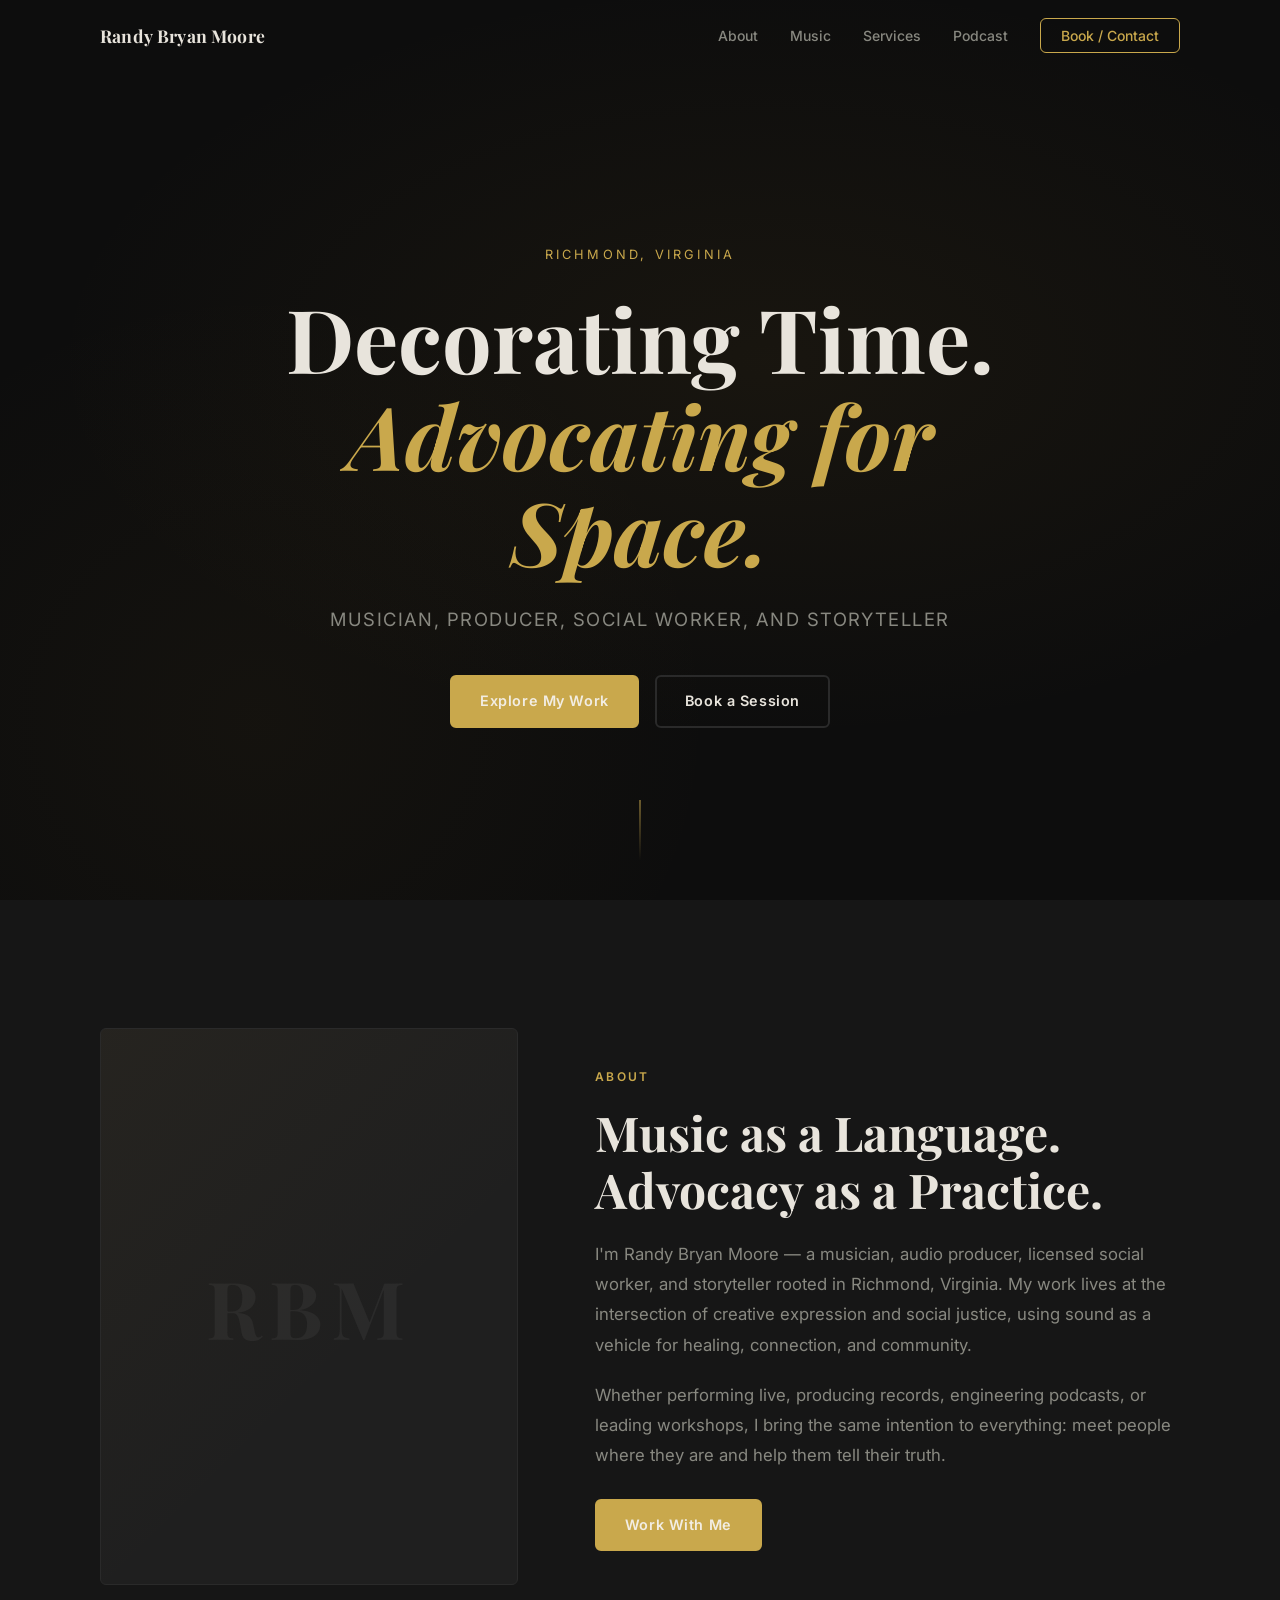
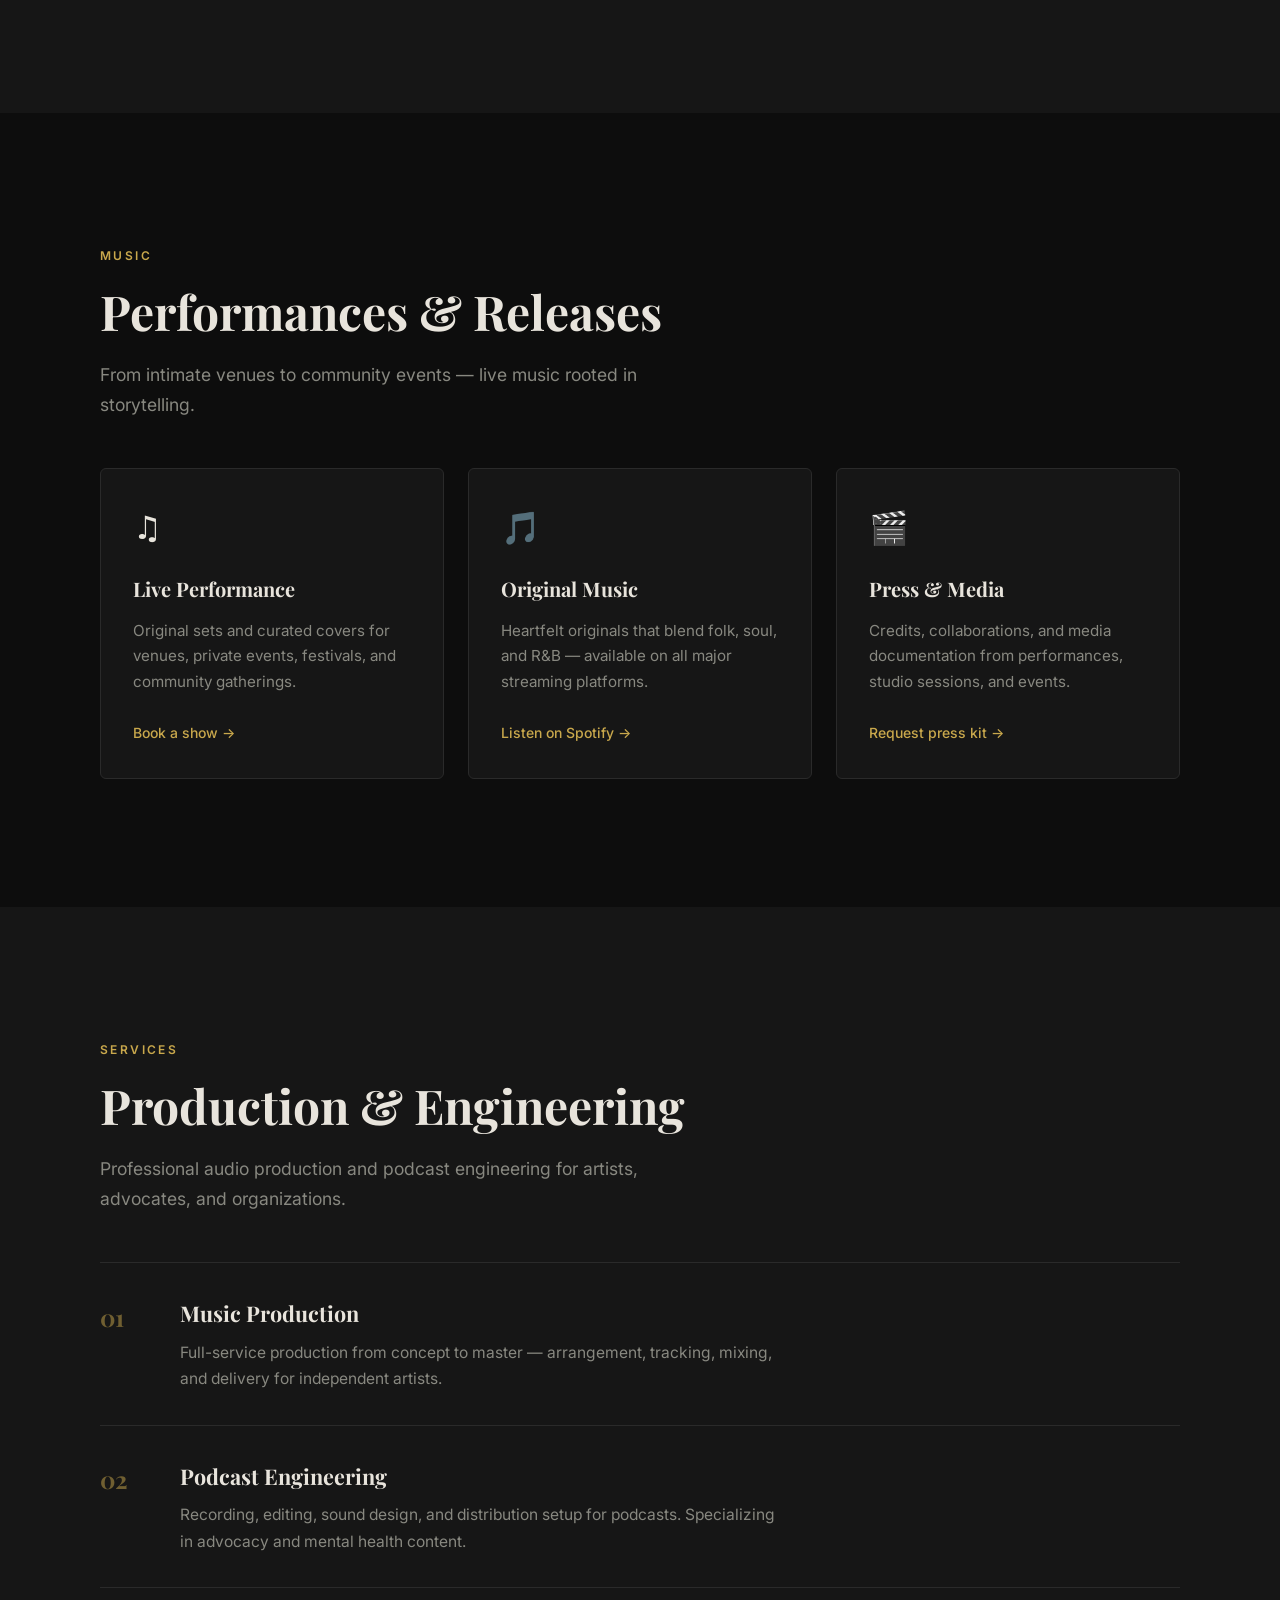
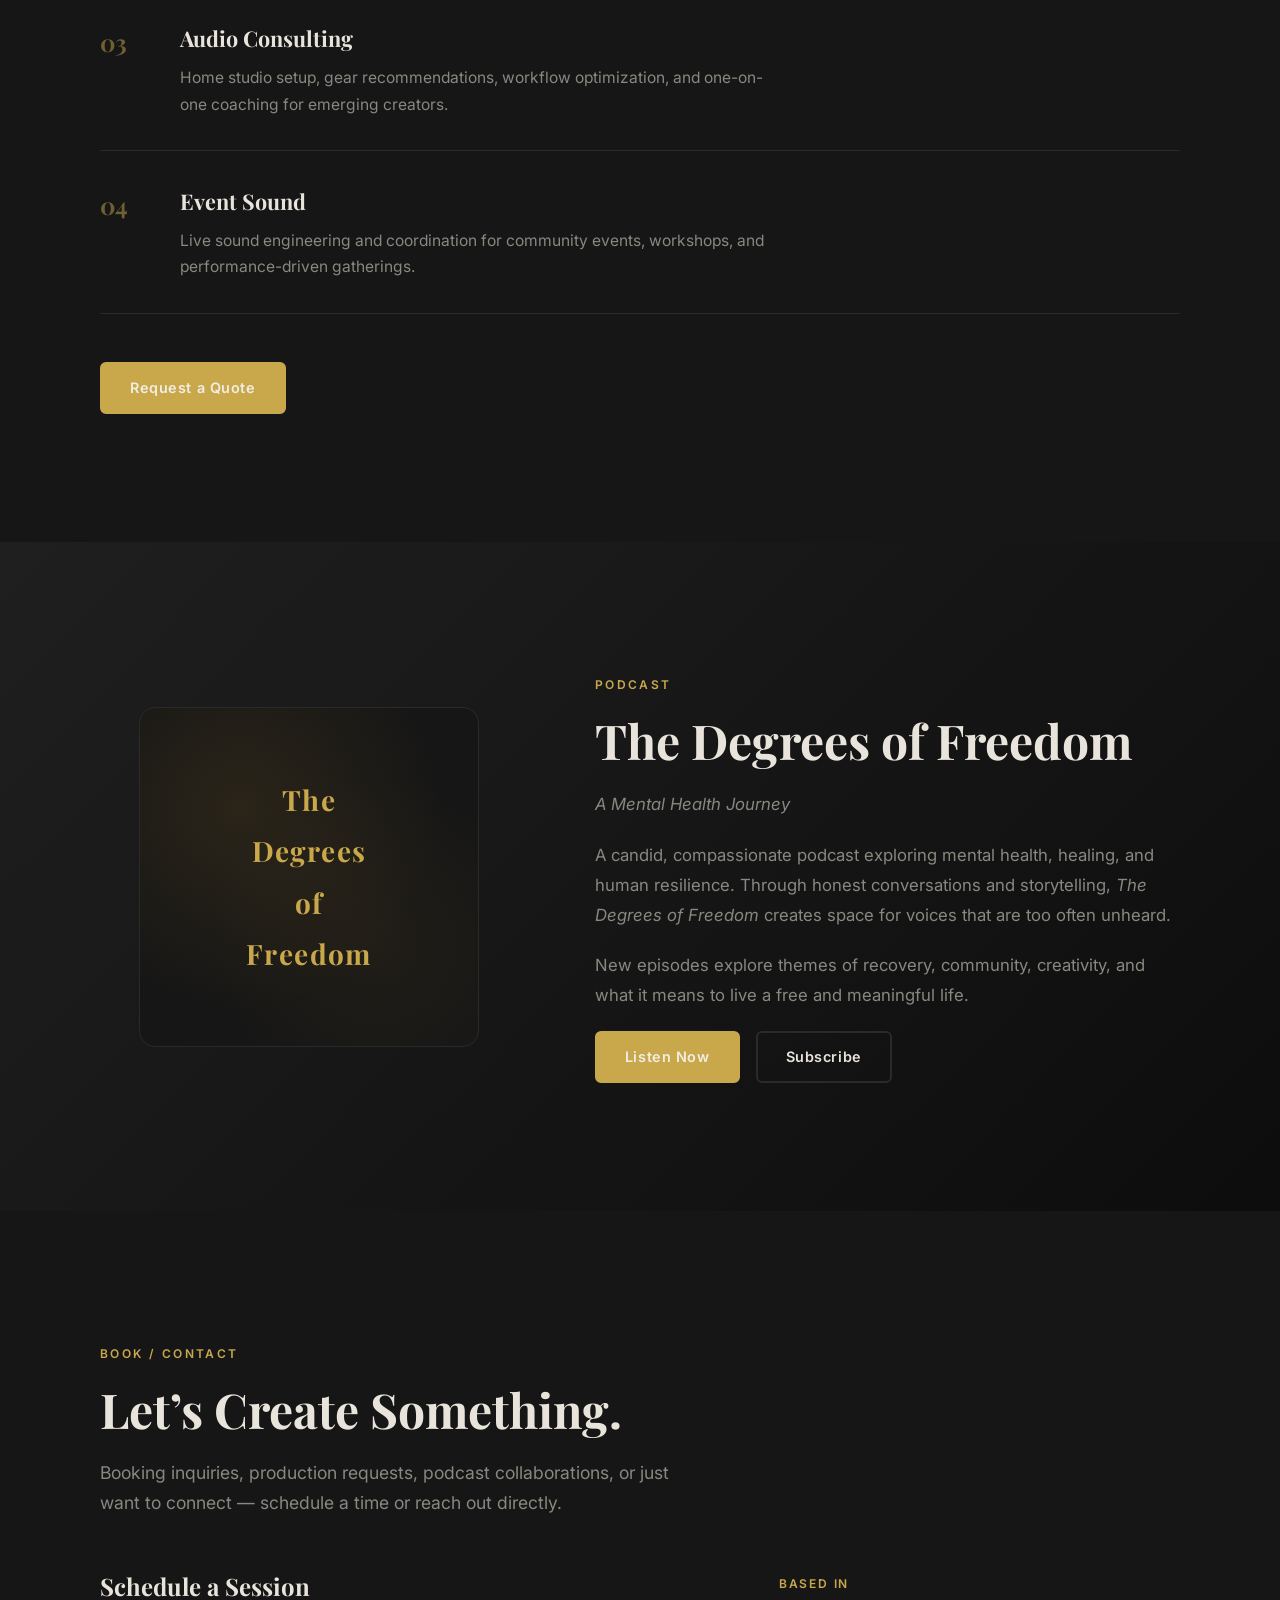
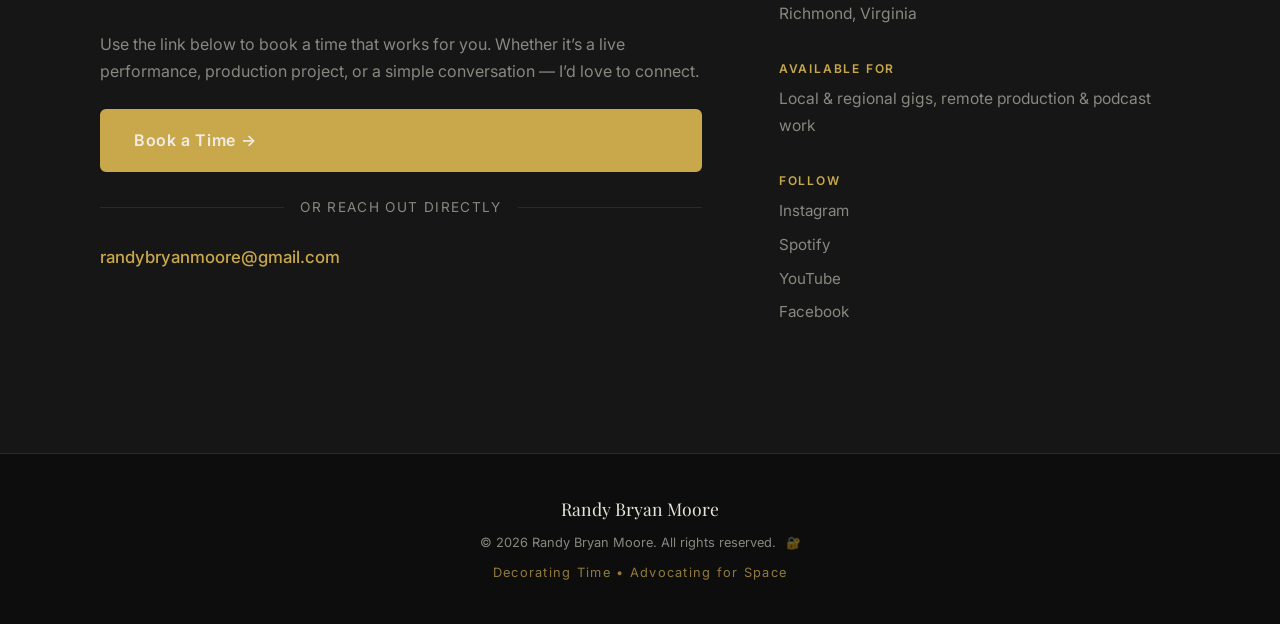
<file: index.html>
<!DOCTYPE html>
<html lang="en">
<head>
  <meta charset="UTF-8" />
  <meta name="viewport" content="width=device-width, initial-scale=1.0" />
  <meta name="description" content="Randy Bryan Moore — Musician, Producer, Social Worker & Storyteller based in Richmond, VA. Booking, production services, and advocacy through music." />
  <title>Randy Bryan Moore</title>
  <link rel="preconnect" href="https://fonts.googleapis.com" />
  <link rel="preconnect" href="https://fonts.gstatic.com" crossorigin />
  <link href="https://fonts.googleapis.com/css2?family=Playfair+Display:ital,wght@0,400;0,700;1,400&family=Inter:wght@300;400;500;600&display=swap" rel="stylesheet" />
  <link rel="icon" href="data:image/svg+xml,<svg xmlns='http://www.w3.org/2000/svg' viewBox='0 0 100 100'><text y='.9em' font-size='90'>🎵</text></svg>" />
  <link rel="stylesheet" href="css/style.css" />
</head>
<body>

  <!-- ===================== NAV ===================== -->
  <nav class="nav" id="nav">
    <div class="nav__inner">
      <a href="#home" class="nav__logo">Randy Bryan Moore</a>
      <button class="nav__toggle" id="navToggle" aria-label="Open menu">
        <span></span><span></span><span></span>
      </button>
      <ul class="nav__links" id="navLinks">
        <li><a href="#about">About</a></li>
        <li><a href="#music">Music</a></li>
        <li><a href="#services">Services</a></li>
        <li><a href="#podcast">Podcast</a></li>
        <li><a href="#contact" class="nav__cta">Book / Contact</a></li>
      </ul>
    </div>
  </nav>

  <!-- ===================== HERO ===================== -->
  <section class="hero" id="home">
    <div class="hero__bg"></div>
    <div class="hero__content">
      <p class="hero__eyebrow">Richmond, Virginia</p>
      <h1 class="hero__title">
        Decorating Time.<br />
        <em>Advocating for Space.</em>
      </h1>
      <p class="hero__sub">
        Musician, producer, social worker, and storyteller
      </p>
      <div class="hero__actions">
        <a href="#music" class="btn btn--primary">Explore My Work</a>
        <a href="#contact" class="btn btn--outline">Book a Session</a>
      </div>
    </div>
    <a href="#about" class="hero__scroll" aria-label="Scroll down">
      <span class="hero__scroll-line"></span>
    </a>
  </section>

  <!-- ===================== ABOUT ===================== -->
  <section class="section about" id="about">
    <div class="container">
      <div class="about__grid">
        <div class="about__image-wrap">
          <div class="about__image-placeholder">
            <!-- Replace with: <img src="images/randy.jpg" alt="Randy Bryan Moore" /> -->
            <div class="about__initials">RBM</div>
          </div>
        </div>
        <div class="about__text">
          <span class="section__label">About</span>
          <h2 class="section__title">Music as a Language.<br />Advocacy as a Practice.</h2>
          <p>
            I'm Randy Bryan Moore — a musician, audio producer, licensed social worker,
            and storyteller rooted in Richmond, Virginia. My work lives at the intersection
            of creative expression and social justice, using sound as a vehicle for healing,
            connection, and community.
          </p>
          <p>
            Whether performing live, producing records, engineering podcasts, or leading
            workshops, I bring the same intention to everything: meet people where they are
            and help them tell their truth.
          </p>
          <a href="#contact" class="btn btn--primary">Work With Me</a>
        </div>
      </div>
    </div>
  </section>

  <!-- ===================== MUSIC ===================== -->
  <section class="section music" id="music">
    <div class="container">
      <span class="section__label">Music</span>
      <h2 class="section__title">Performances &amp; Releases</h2>
      <p class="section__sub">
        From intimate venues to community events — live music rooted in storytelling.
      </p>

      <div class="music__grid">
        <div class="music__card">
          <div class="music__card-icon">&#9835;</div>
          <h3>Live Performance</h3>
          <p>Original sets and curated covers for venues, private events, festivals, and community gatherings.</p>
          <a href="#contact" class="link-arrow">Book a show &rarr;</a>
        </div>
        <div class="music__card">
          <div class="music__card-icon">&#127925;</div>
          <h3>Original Music</h3>
          <p>Heartfelt originals that blend folk, soul, and R&B — available on all major streaming platforms.</p>
          <a href="https://open.spotify.com" target="_blank" rel="noopener" class="link-arrow">Listen on Spotify &rarr;</a>
        </div>
        <div class="music__card">
          <div class="music__card-icon">&#127916;</div>
          <h3>Press &amp; Media</h3>
          <p>Credits, collaborations, and media documentation from performances, studio sessions, and events.</p>
          <a href="#contact" class="link-arrow">Request press kit &rarr;</a>
        </div>
      </div>
    </div>
  </section>

  <!-- ===================== SERVICES ===================== -->
  <section class="section services" id="services">
    <div class="container">
      <span class="section__label">Services</span>
      <h2 class="section__title">Production &amp; Engineering</h2>
      <p class="section__sub">
        Professional audio production and podcast engineering for artists, advocates, and organizations.
      </p>

      <div class="services__list">
        <div class="services__item">
          <div class="services__num">01</div>
          <div class="services__body">
            <h3>Music Production</h3>
            <p>Full-service production from concept to master — arrangement, tracking, mixing, and delivery for independent artists.</p>
          </div>
        </div>
        <div class="services__item">
          <div class="services__num">02</div>
          <div class="services__body">
            <h3>Podcast Engineering</h3>
            <p>Recording, editing, sound design, and distribution setup for podcasts. Specializing in advocacy and mental health content.</p>
          </div>
        </div>
        <div class="services__item">
          <div class="services__num">03</div>
          <div class="services__body">
            <h3>Audio Consulting</h3>
            <p>Home studio setup, gear recommendations, workflow optimization, and one-on-one coaching for emerging creators.</p>
          </div>
        </div>
        <div class="services__item">
          <div class="services__num">04</div>
          <div class="services__body">
            <h3>Event Sound</h3>
            <p>Live sound engineering and coordination for community events, workshops, and performance-driven gatherings.</p>
          </div>
        </div>
      </div>

      <div class="services__cta">
        <a href="#contact" class="btn btn--primary">Request a Quote</a>
      </div>
    </div>
  </section>

  <!-- ===================== PODCAST ===================== -->
  <section class="section podcast" id="podcast">
    <div class="container">
      <div class="podcast__grid">
        <div class="podcast__art">
          <div class="podcast__art-inner">
            <div class="podcast__art-text">
              <span>The</span>
              <span>Degrees</span>
              <span>of</span>
              <span>Freedom</span>
            </div>
          </div>
        </div>
        <div class="podcast__text">
          <span class="section__label">Podcast</span>
          <h2 class="section__title">The Degrees of Freedom</h2>
          <p class="podcast__sub">A Mental Health Journey</p>
          <p>
            A candid, compassionate podcast exploring mental health, healing, and human
            resilience. Through honest conversations and storytelling, <em>The Degrees of Freedom</em>
            creates space for voices that are too often unheard.
          </p>
          <p>
            New episodes explore themes of recovery, community, creativity, and what it
            means to live a free and meaningful life.
          </p>
          <div class="podcast__links">
            <a href="#" class="btn btn--primary">Listen Now</a>
            <a href="#" class="btn btn--outline">Subscribe</a>
          </div>
        </div>
      </div>
    </div>
  </section>

  <!-- ===================== CONTACT ===================== -->
  <section class="section contact" id="contact">
    <div class="container">
      <span class="section__label">Book / Contact</span>
      <h2 class="section__title">Let’s Create Something.</h2>
      <p class="section__sub">
        Booking inquiries, production requests, podcast collaborations, or just want to connect — schedule a time or reach out directly.
      </p>

      <div class="contact__grid">
        <div class="contact__booking">
          <h3 class="contact__booking-title">Schedule a Session</h3>
          <p class="contact__booking-desc">
            Use the link below to book a time that works for you. Whether it’s a live performance, production project, or a simple conversation — I’d love to connect.
          </p>
          <a href="https://calendar.app.google/XPtUxyEjW1mVSwoW7" target="_blank" rel="noopener" class="btn btn--primary btn--large">
            Book a Time &rarr;
          </a>
          <div class="contact__or">
            <span>or reach out directly</span>
          </div>
          <a href="mailto:randybryanmoore@gmail.com" class="contact__email">
            randybryanmoore@gmail.com
          </a>
        </div>

        <div class="contact__info">
          <div class="contact__info-item">
            <span class="contact__info-label">Based in</span>
            <span>Richmond, Virginia</span>
          </div>
          <div class="contact__info-item">
            <span class="contact__info-label">Available for</span>
            <span>Local &amp; regional gigs, remote production &amp; podcast work</span>
          </div>
          <div class="contact__info-item">
            <span class="contact__info-label">Follow</span>
            <div class="contact__social">
              <a href="#" aria-label="Instagram">Instagram</a>
              <a href="#" aria-label="Spotify">Spotify</a>
              <a href="#" aria-label="YouTube">YouTube</a>
              <a href="#" aria-label="Facebook">Facebook</a>
            </div>
          </div>
        </div>
      </div>
    </div>
  </section>

  <!-- ===================== FOOTER ===================== -->
  <footer class="footer">
    <div class="container">
      <div class="footer__inner">
        <p class="footer__name">Randy Bryan Moore</p>
        <p class="footer__copy">
          &copy; <span id="year"></span> Randy Bryan Moore. All rights reserved.
          <a href="/symphony/" title="Confidential Candidacy Suite (Passcode: 0000)" style="color: inherit; opacity: 0.4; font-size: 0.75rem; text-decoration: none; margin-left: 6px;">🔐</a>
        </p>
        <p class="footer__tagline">Decorating Time &bull; Advocating for Space</p>
      </div>
    </div>
  </footer>

  <script src="js/main.js"></script>
</body>
</html>
</file>
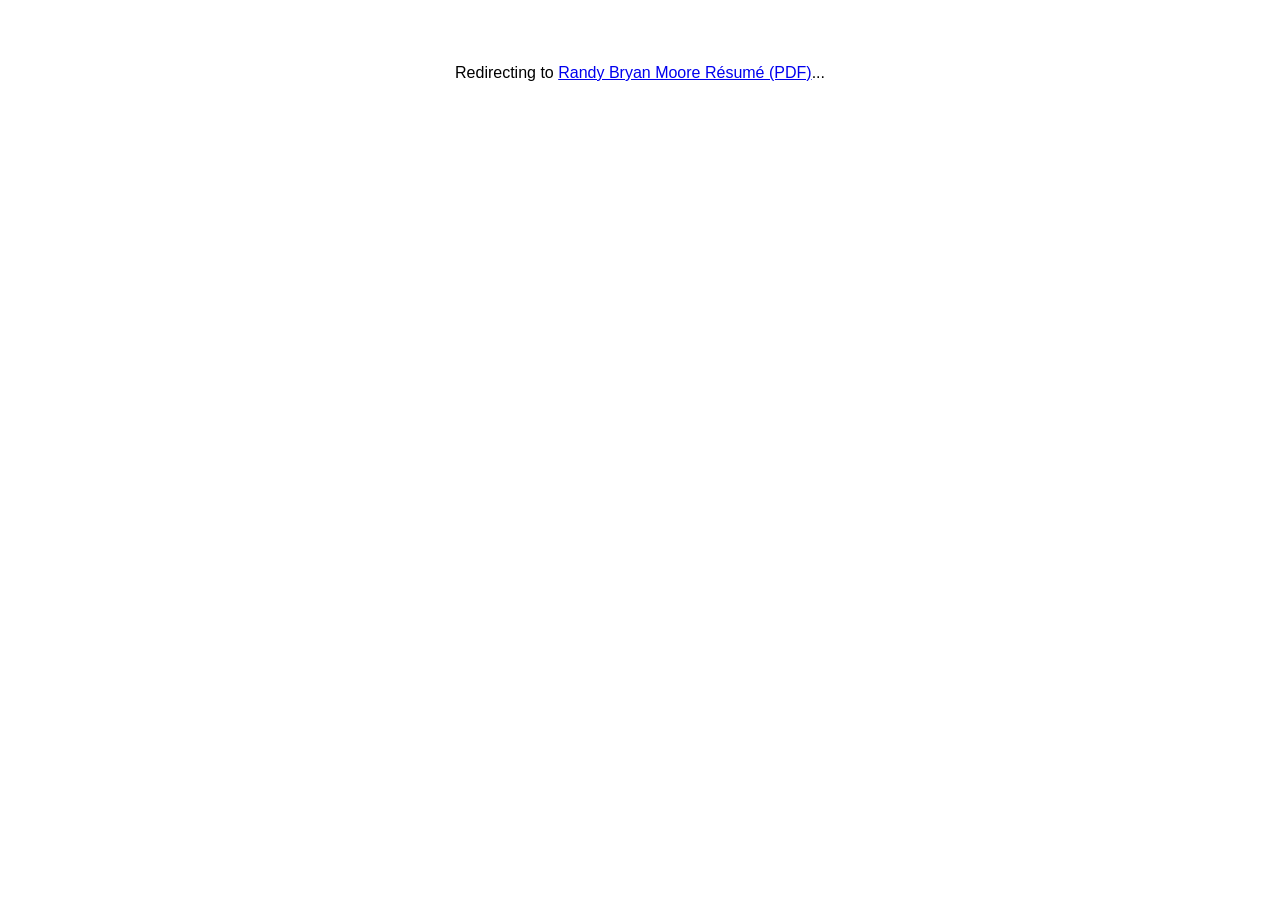
<file: symphony/resume/index.html>
<!DOCTYPE html>
<html lang="en">
<head>
  <meta charset="UTF-8">
  <meta http-equiv="refresh" content="0; url=../Randy_Bryan_Moore_Resume.pdf">
  <link rel="canonical" href="https://symphony.randybryanmoore.us/Randy_Bryan_Moore_Resume.pdf">
  <title>Redirecting to Randy Bryan Moore Résumé</title>
</head>
<body style="font-family: sans-serif; padding: 40px; text-align: center;">
  <p>Redirecting to <a href="../Randy_Bryan_Moore_Resume.pdf">Randy Bryan Moore Résumé (PDF)</a>...</p>
</body>
</html>
</file>
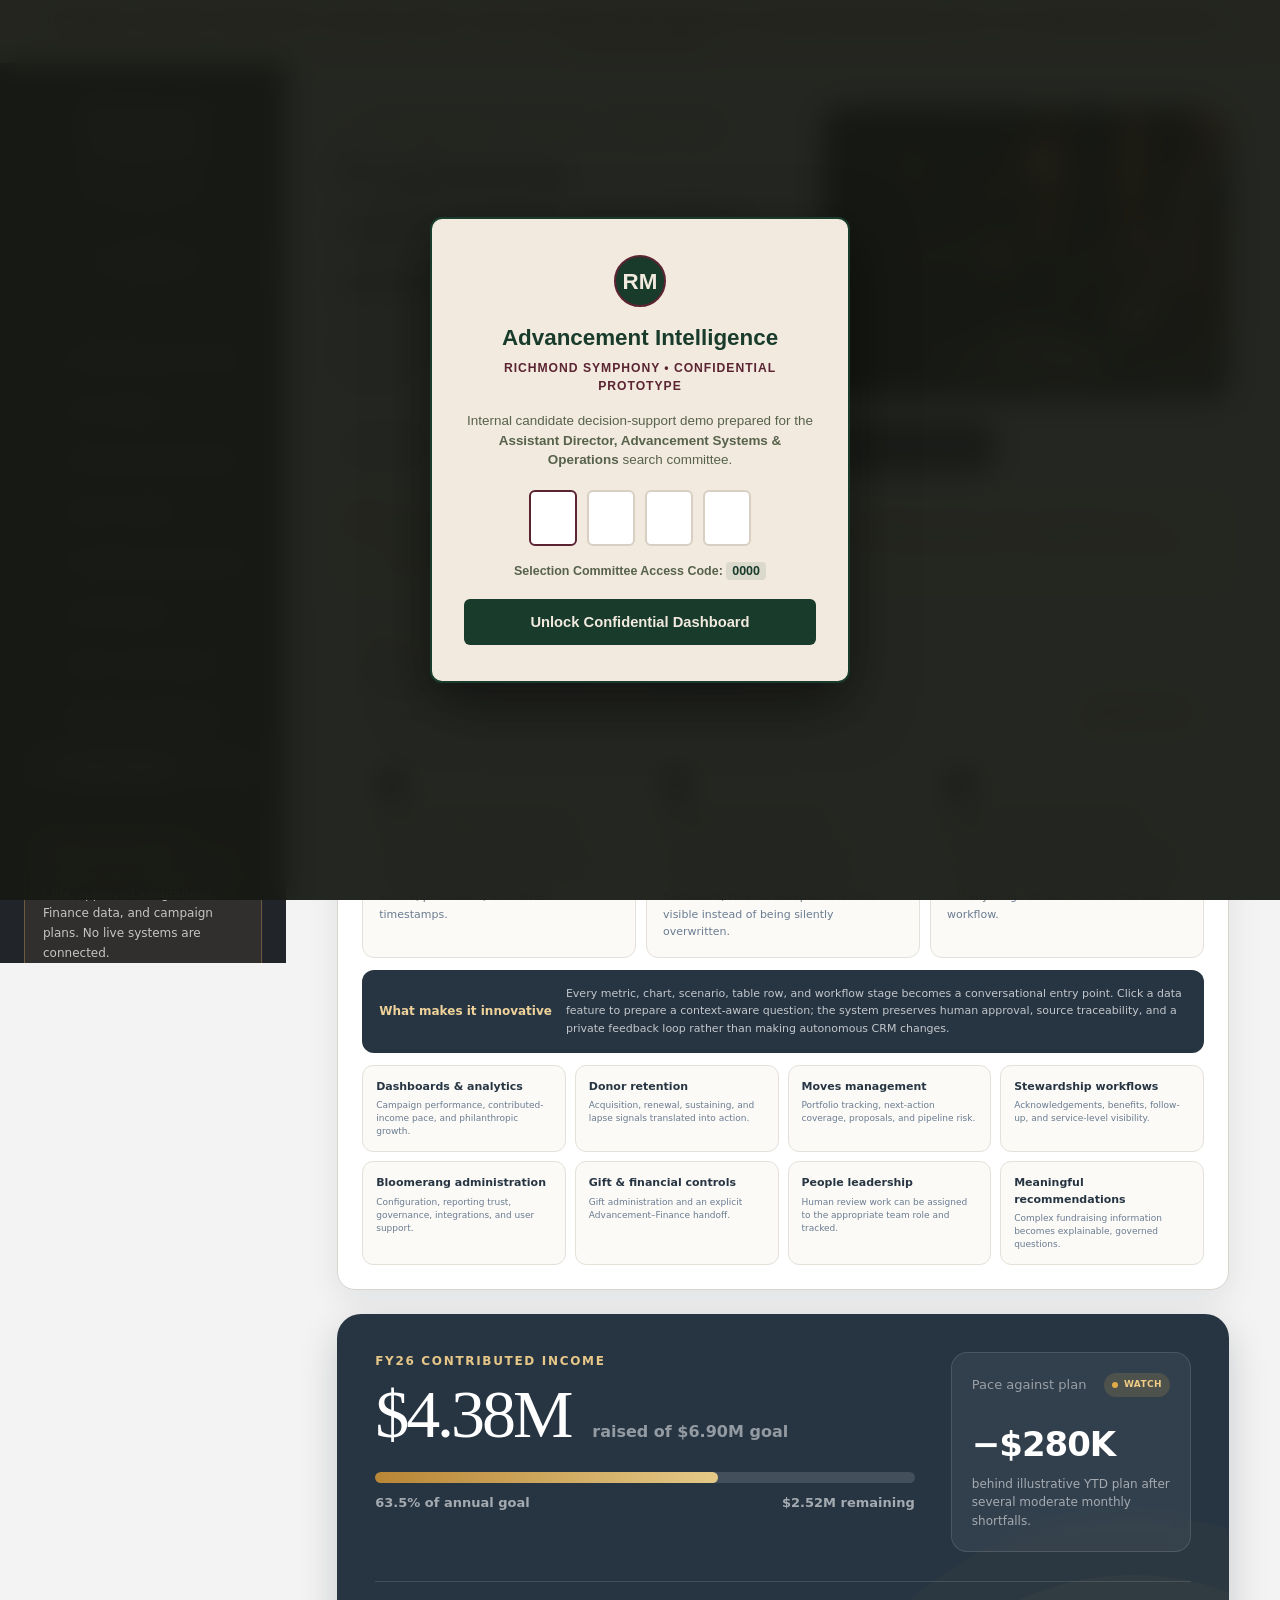
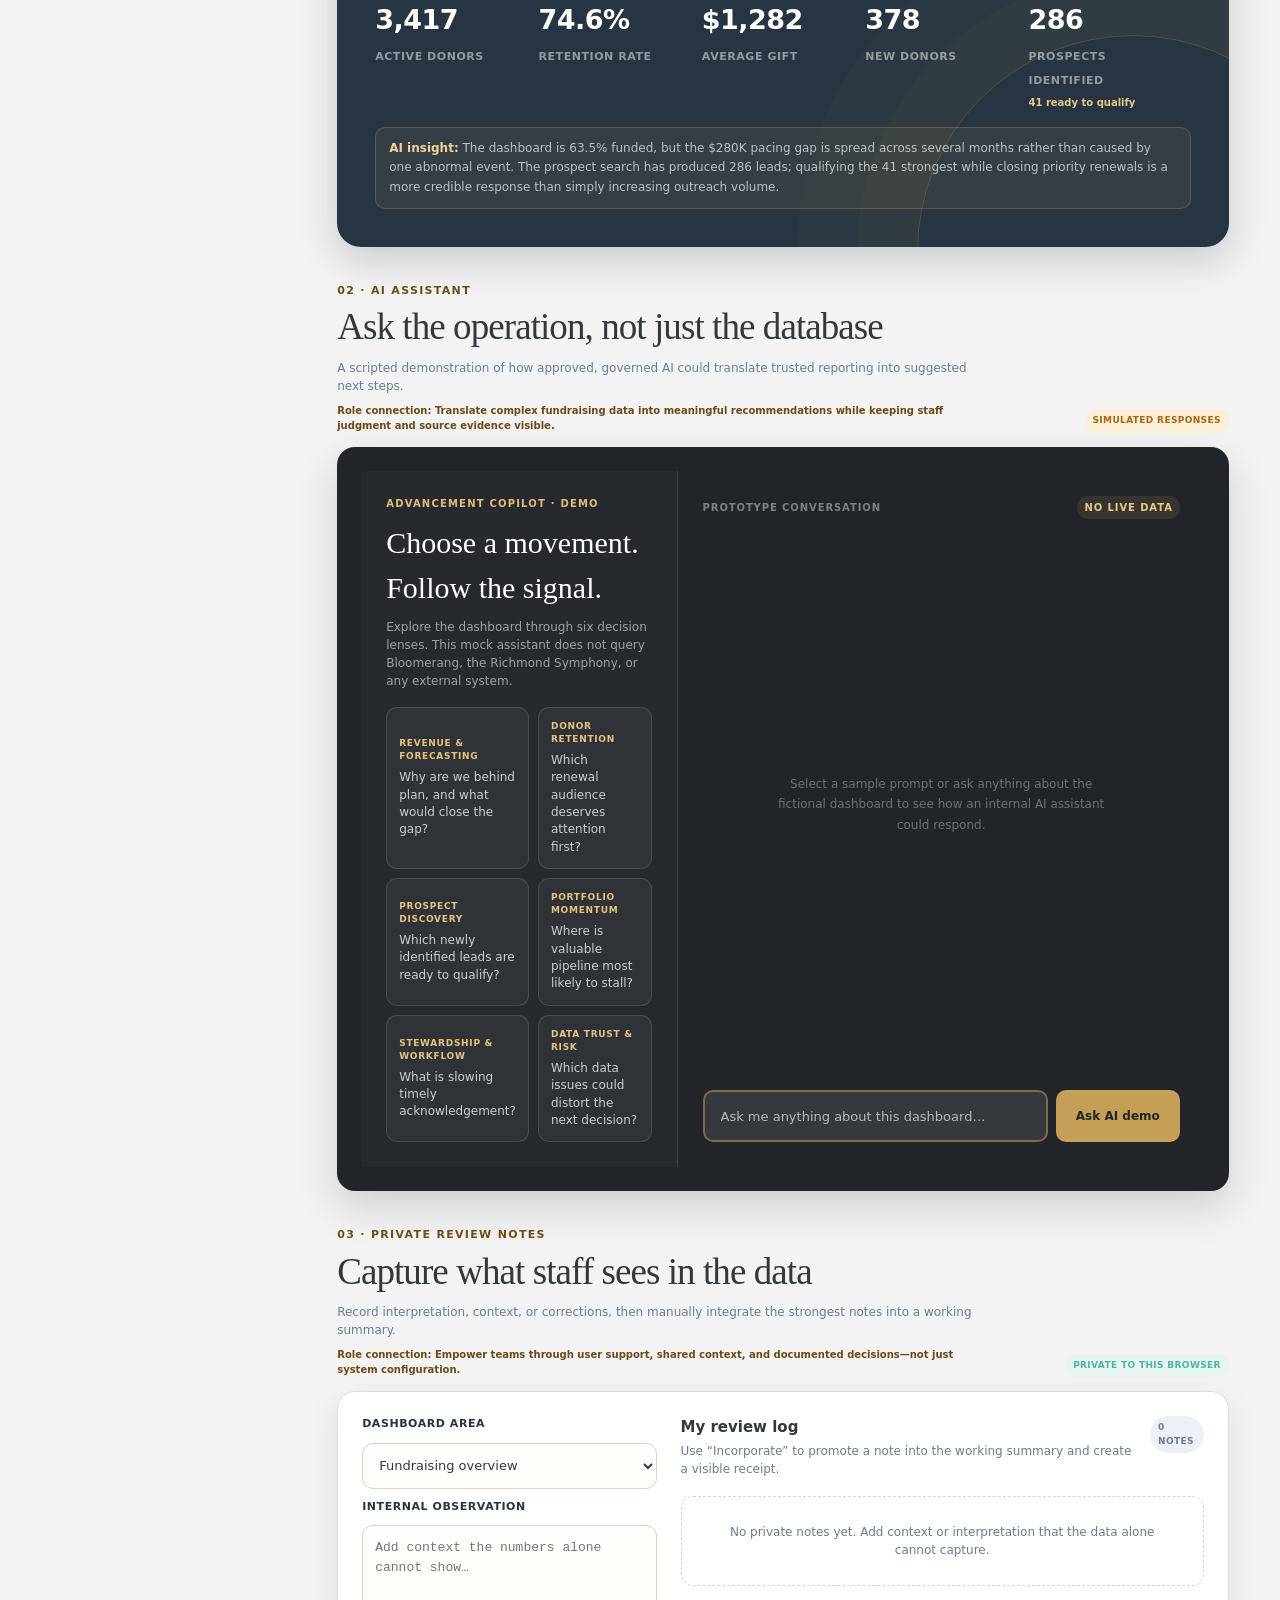
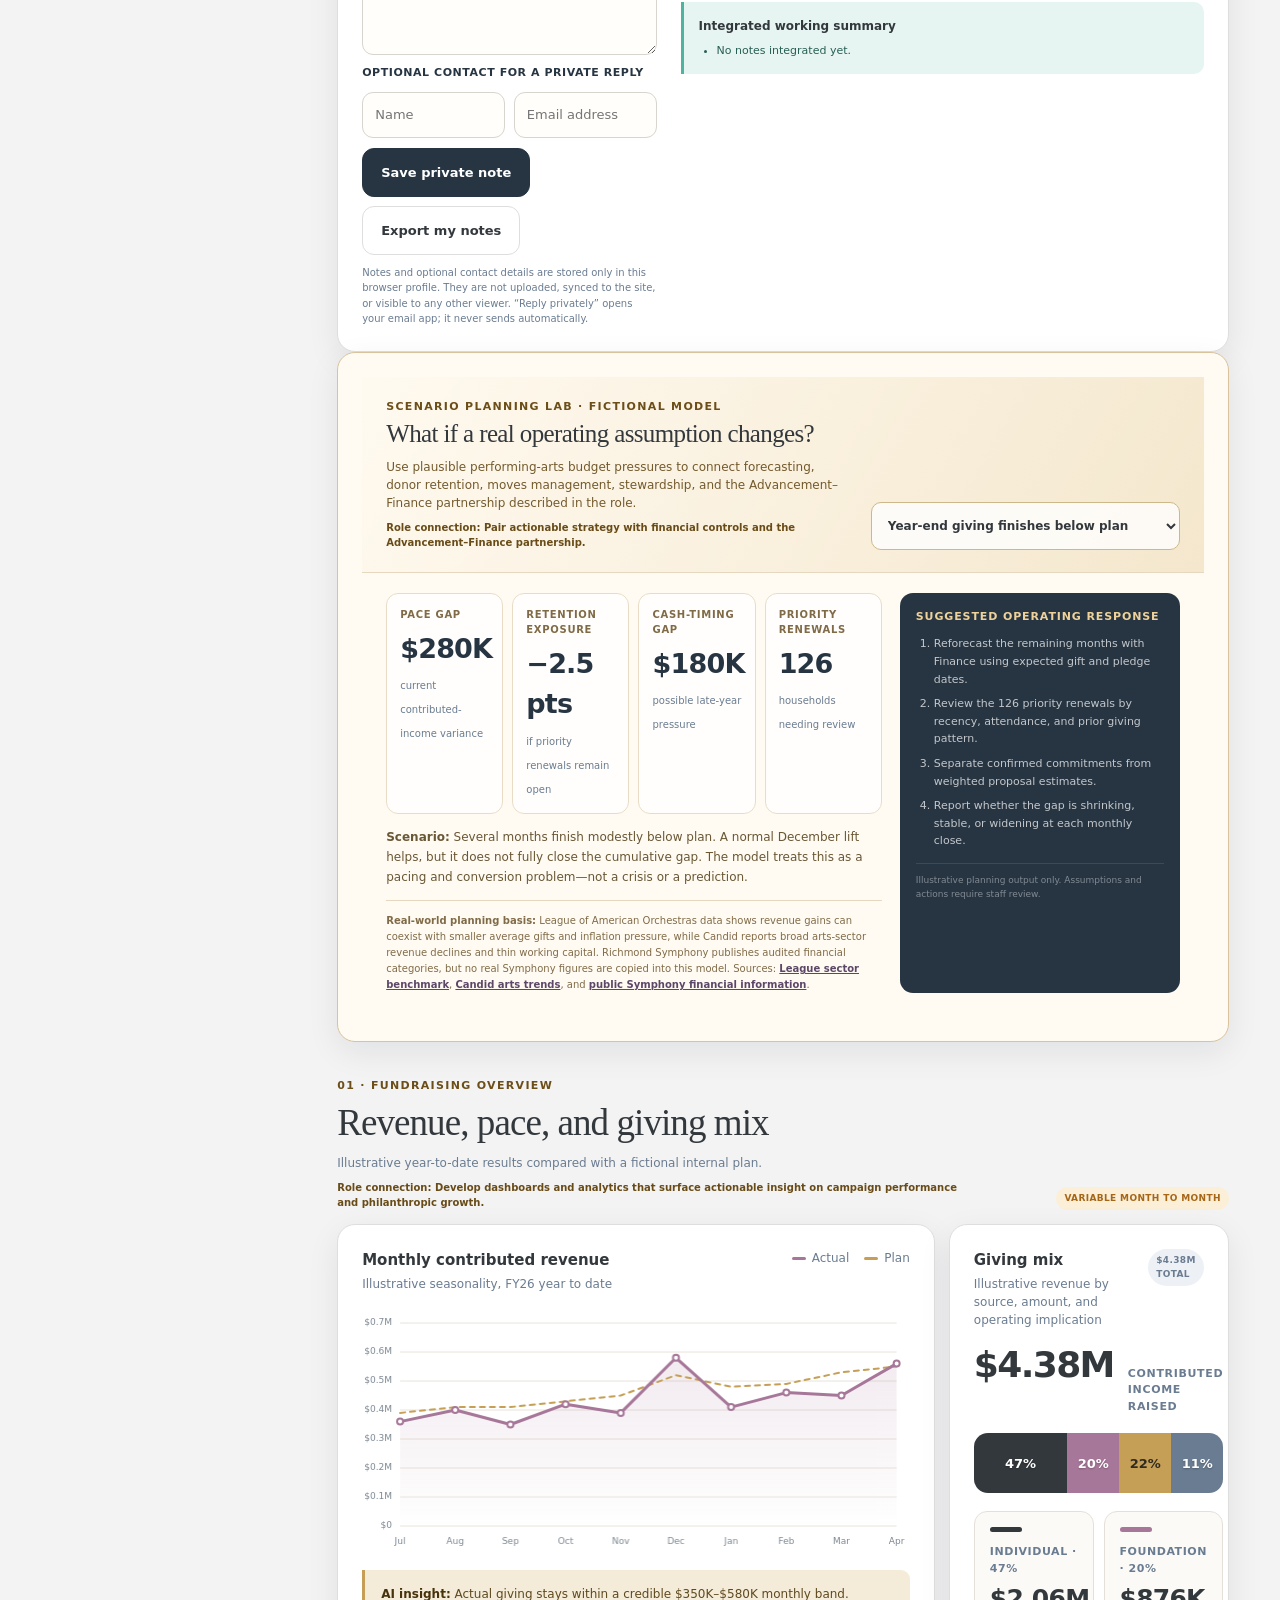
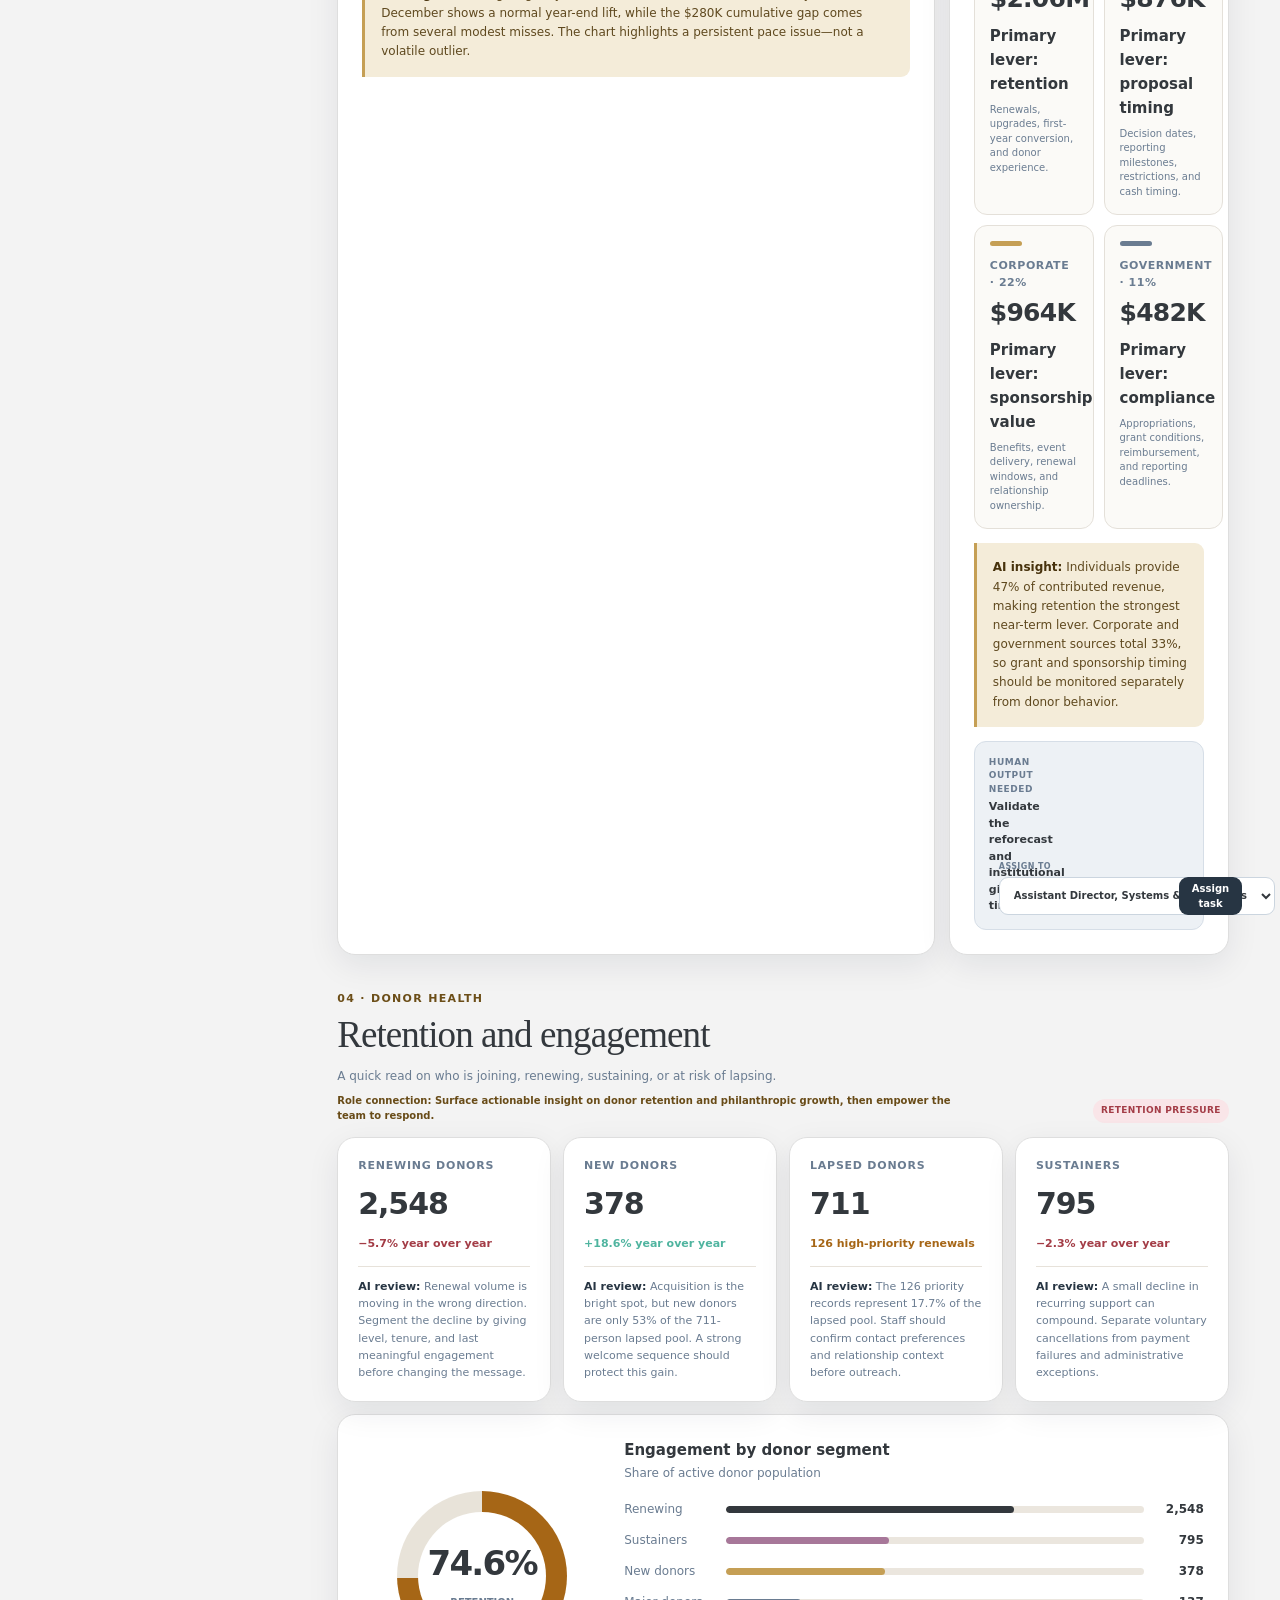
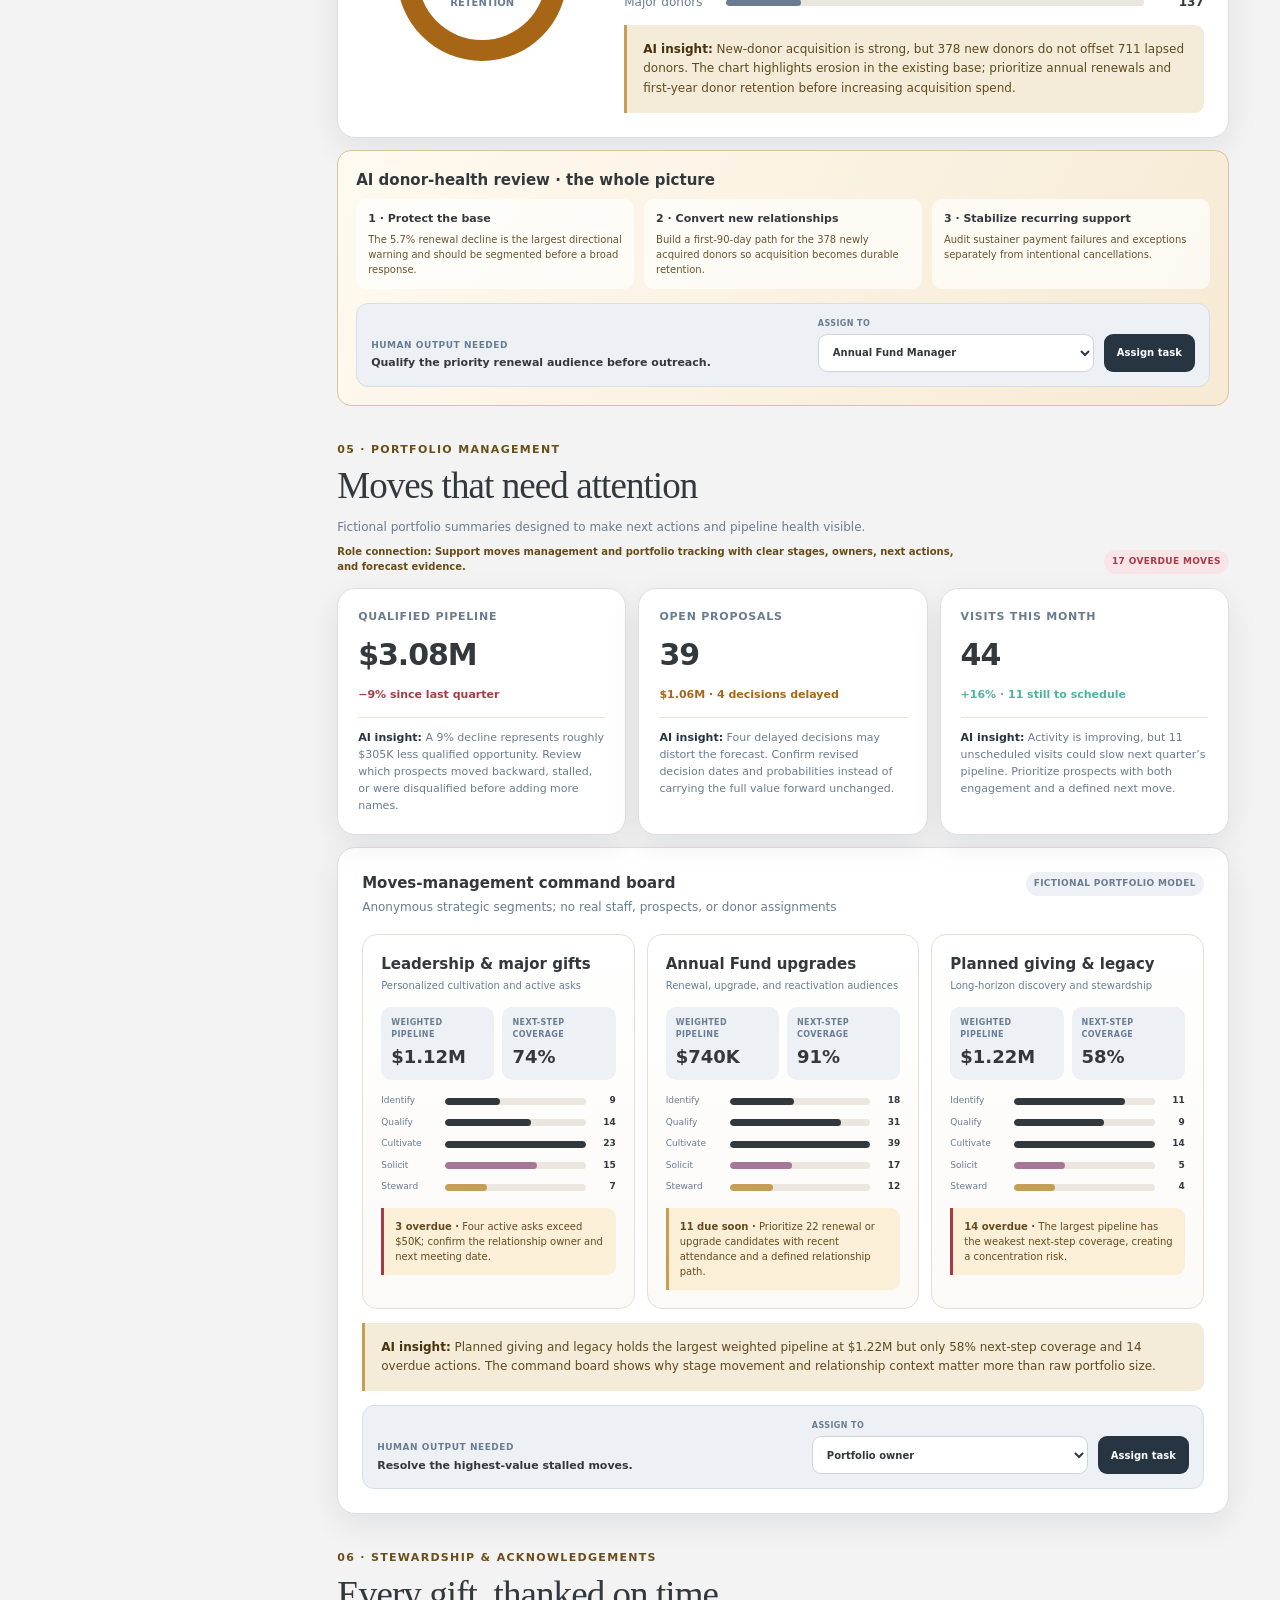
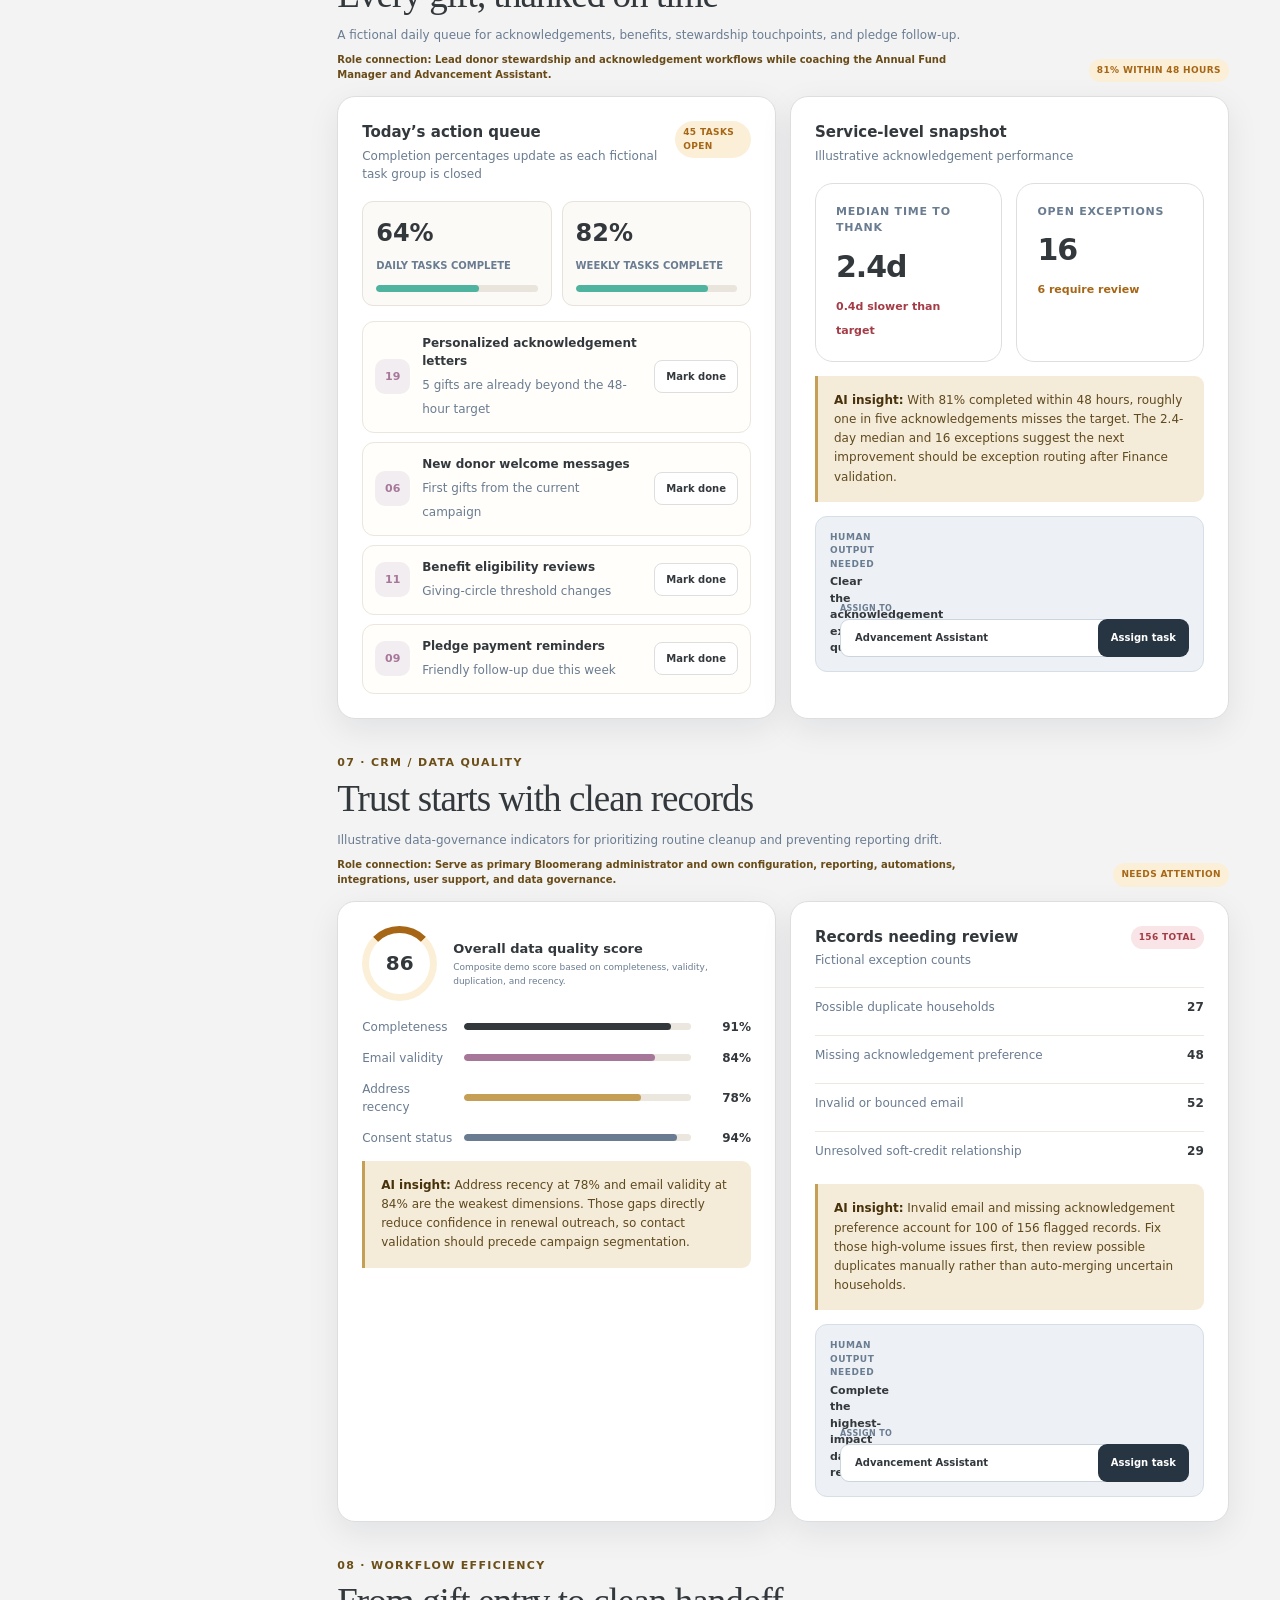
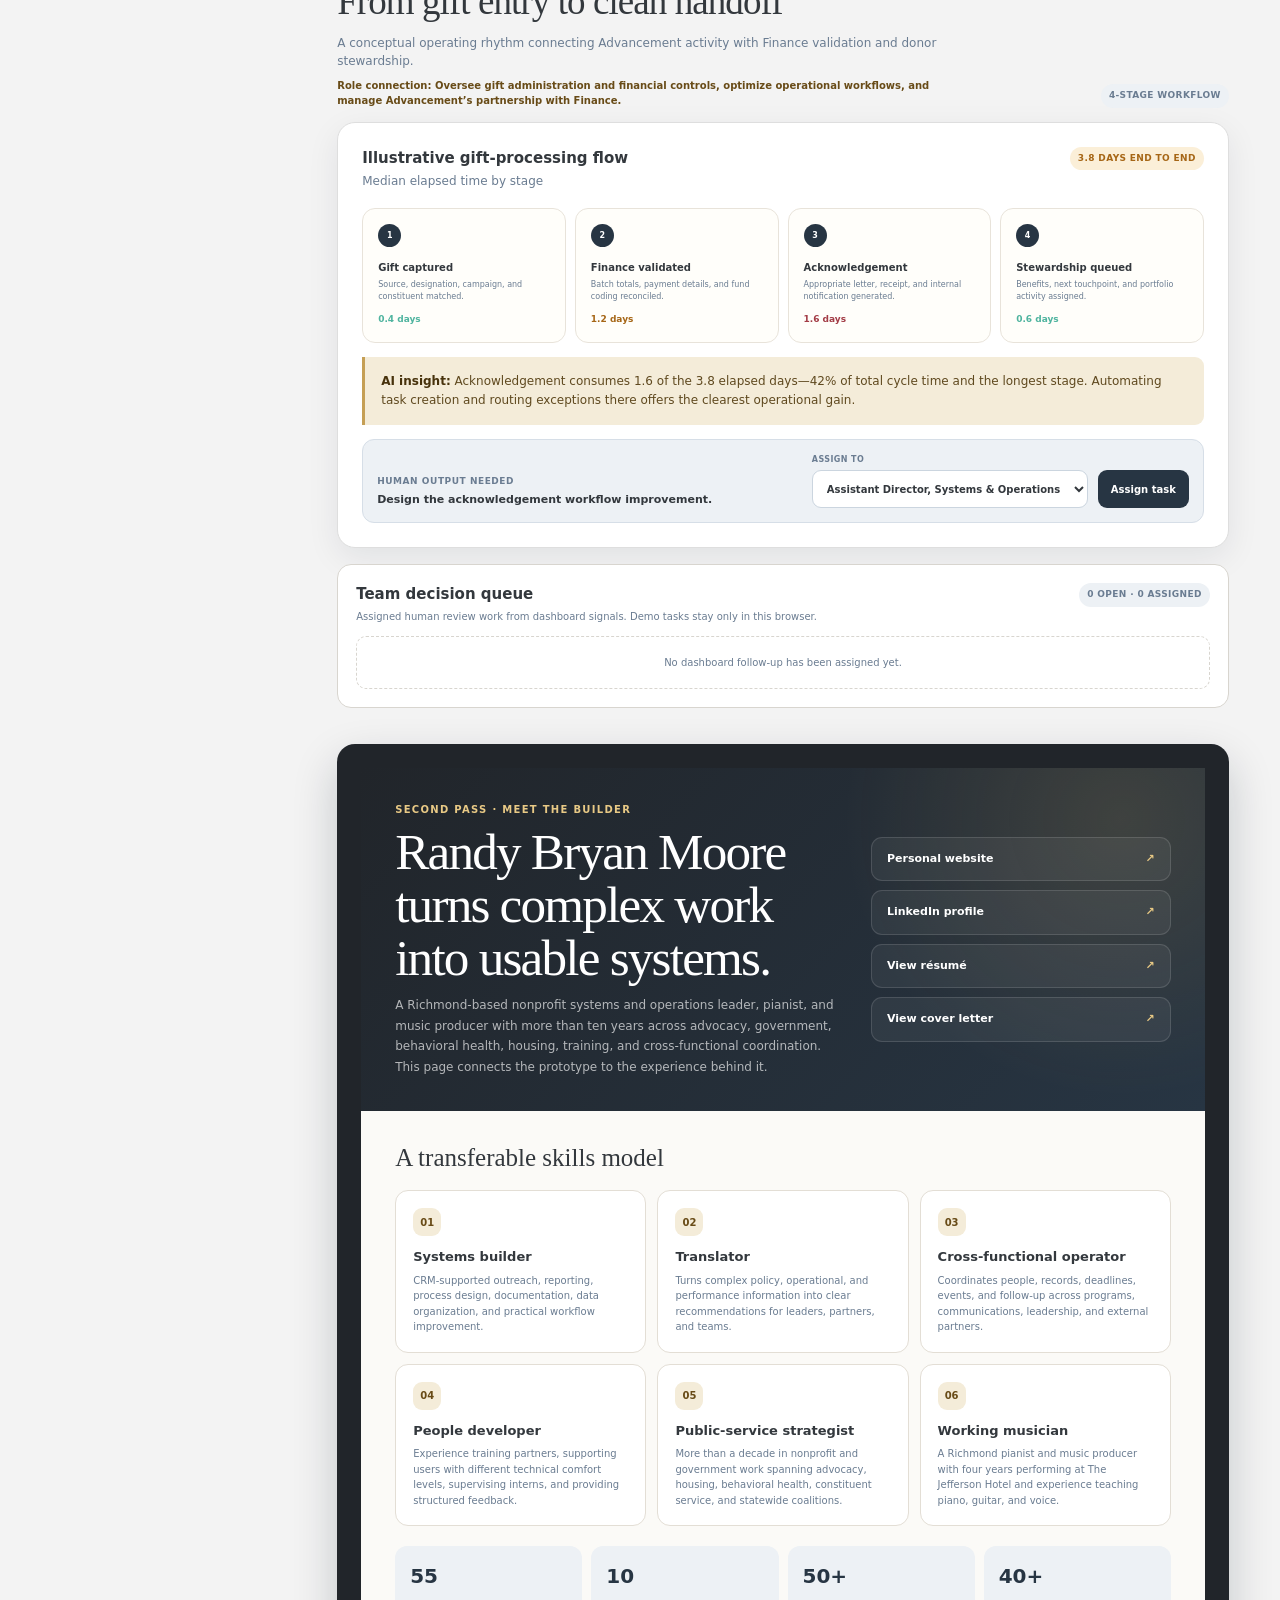
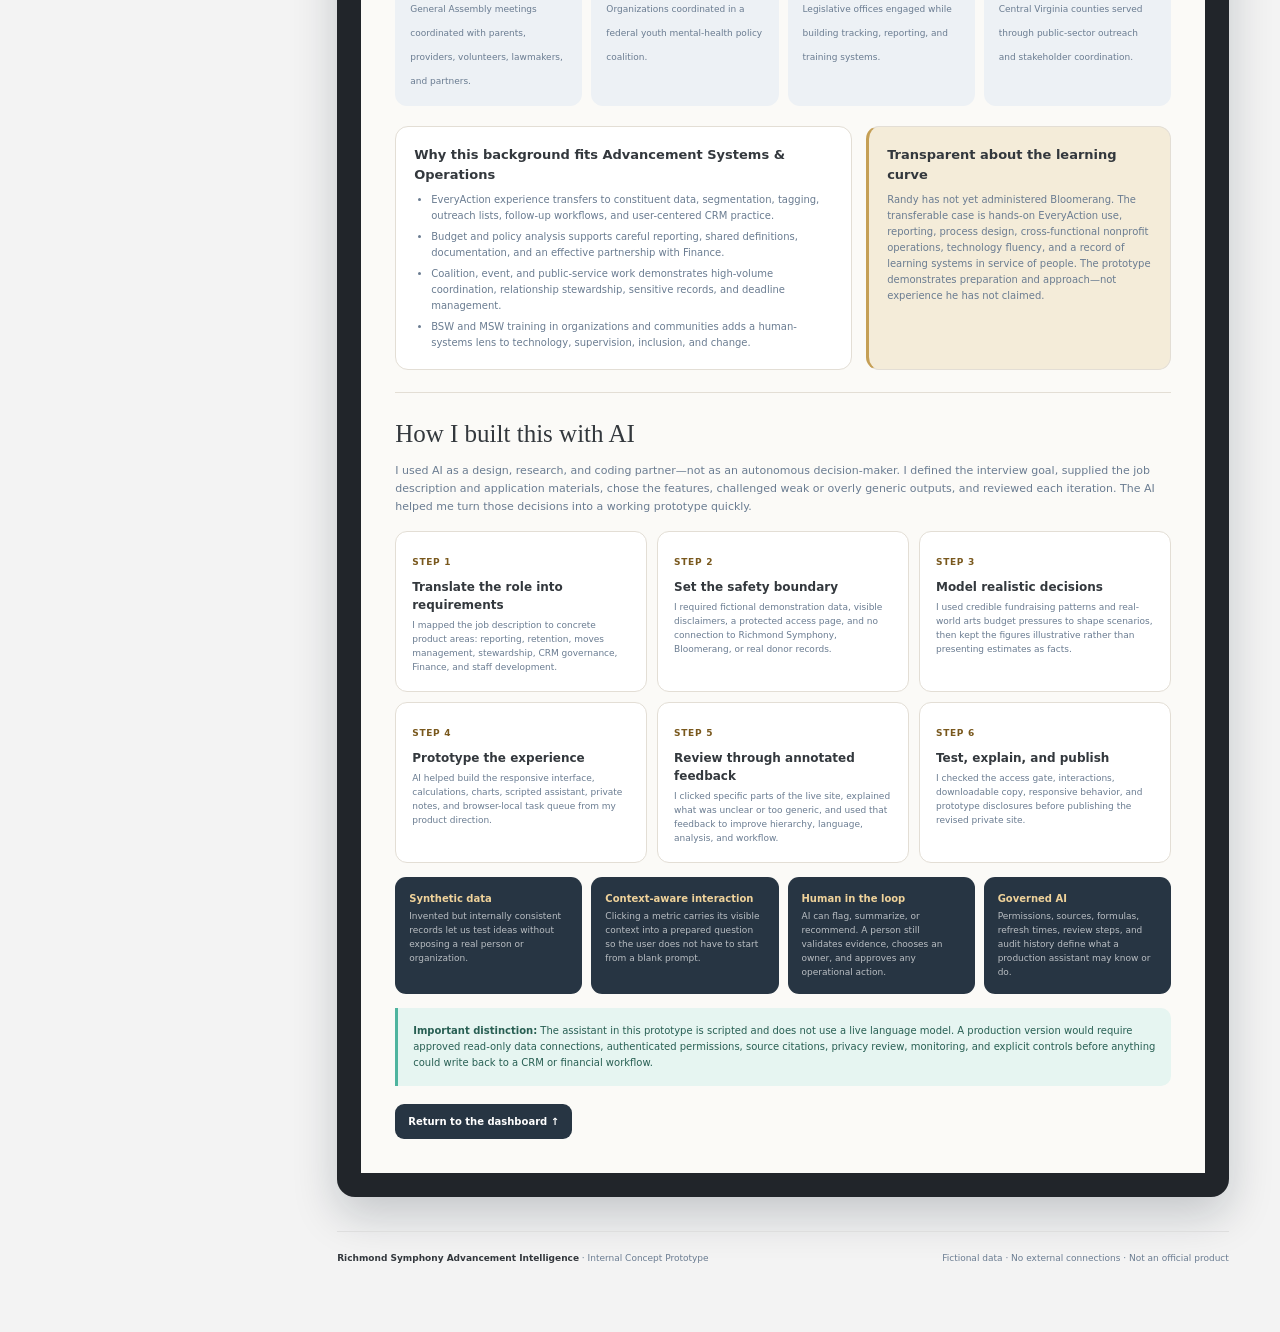
<file: symphony/dashboard.html>
<!doctype html>
<html lang="en"><head>
 <meta charset="utf-8">
 <meta name="viewport" content="width=device-width, initial-scale=1">
 <meta name="description" content="Conceptual Richmond Symphony Advancement Intelligence Dashboard using fictional demonstration data.">
 <!-- Strict Privacy: Prevent Search Engine Indexing & Archiving -->
 <meta name="robots" content="noindex, nofollow, noarchive, nosnippet, noimageindex">
 <meta name="googlebot" content="noindex, nofollow, noarchive">
 <title>Confidential Richmond Symphony Advancement Intelligence — Selection Committee Prototype</title>
 <style>
 :root {
 --navy-950: #21252a;
 --navy-900: #273543;
 --navy-800: #33383d;
 --wine-700: #a77799;
 --wine-100: #f2edf1;
 --gold-500: #c59f55;
 --gold-100: #f4ecd9;
 --cream: #f3f3f3;
 --paper: #ffffff;
 --white: #ffffff;
 --ink: #33383d;
 --muted: #6a7c91;
 --line: #dedede;
 --green: #4fb49f;
 --green-100: #e6f5f1;
 --amber: #a66616;
 --amber-100: #fbefd8;
 --red: #a33c46;
 --red-100: #f9e5e8;
 --blue: #6a7c91;
 --blue-100: #edf1f5;
 --shadow: 0 10px 32px rgba(13, 31, 48, .08);
 --radius: 18px;
 }

 * { box-sizing: border-box; }
 html { scroll-behavior: smooth; }
 body {
 margin: 0;
 background: var(--cream);
 color: var(--ink);
 font-family: Inter, ui-sans-serif, system-ui, -apple-system, BlinkMacSystemFont, "Segoe UI", sans-serif;
 line-height: 1.5;
 }
 button, select, input { font: inherit; }
 button, a, select { -webkit-tap-highlight-color: transparent; }
 a { color: inherit; }
 button:focus-visible, a:focus-visible, select:focus-visible, input:focus-visible {
 outline: 3px solid rgba(200, 154, 73, .5);
 outline-offset: 2px;
 }

 .demo-banner {
 min-height: 36px;
 padding: 8px 24px;
 background: var(--gold-100);
 border-bottom: 1px solid #e6d3af;
 color: #654711;
 text-align: center;
 font-size: 12px;
 font-weight: 650;
 letter-spacing: .01em;
 }
 .demo-banner strong {
 margin-right: 6px;
 text-transform: uppercase;
 letter-spacing: .09em;
 }

 .app-shell {
 display: grid;
 grid-template-columns: 250px minmax(0, 1fr);
 min-height: calc(100vh - 36px);
 }
 .sidebar {
 position: sticky;
 top: 0;
 align-self: start;
 height: 100vh;
 padding: 28px 20px 24px;
 overflow-y: auto;
 background: var(--navy-950);
 color: rgba(255,255,255,.78);
 }
 .brand {
 display: block;
 margin-bottom: 30px;
 color: var(--white);
 text-align: center;
 }
 .brand::after {
 display: block;
 width: 74px;
 height: 2px;
 margin: 15px auto 0;
 background: linear-gradient(90deg, transparent, var(--gold-500) 18% 82%, transparent);
 content: "";
 }
 .brand-name {
 margin: 0;
 color: var(--white);
 font-family: Georgia, "Times New Roman", serif;
 font-size: 22px;
 font-weight: 500;
 letter-spacing: .02em;
 line-height: 1.15;
 }
 .brand-sub {
 margin-top: 3px;
 color: rgba(255,255,255,.48);
 font-size: 11px;
 font-weight: 700;
 letter-spacing: .14em;
 text-transform: uppercase;
 }
 .nav-label {
 margin: 0 10px 9px;
 color: rgba(255,255,255,.36);
 font-size: 10px;
 font-weight: 800;
 letter-spacing: .15em;
 text-transform: uppercase;
 }
 .nav-list {
 display: grid;
 gap: 4px;
 margin: 0;
 padding: 0;
 list-style: none;
 }
 .nav-link {
 display: flex;
 gap: 10px;
 align-items: center;
 padding: 9px 10px;
 border-radius: 9px;
 color: rgba(255,255,255,.68);
 font-size: 12px;
 font-weight: 650;
 text-decoration: none;
 transition: background .18s, color .18s;
 }
 .nav-link:hover, .nav-link.active {
 background: rgba(255,255,255,.09);
 color: var(--white);
 }
 .nav-number {
 min-width: 19px;
 color: var(--gold-500);
 font-size: 10px;
 font-variant-numeric: tabular-nums;
 }
 .sidebar-note {
 margin-top: 28px;
 padding: 14px;
 border: 1px solid rgba(255,255,255,.11);
 border-radius: 12px;
 background: rgba(255,255,255,.04);
 color: rgba(255,255,255,.56);
 font-size: 10px;
 line-height: 1.6;
 }
 .sidebar-note strong {
 display: block;
 margin-bottom: 4px;
 color: #f2d8a6;
 font-size: 9px;
 letter-spacing: .12em;
 text-transform: uppercase;
 }
 .sidebar-toggle {
 display: flex;
 width: 100%;
 min-height: 42px;
 gap: 9px;
 align-items: center;
 justify-content: center;
 margin: -14px 0 24px;
 border: 1px solid rgba(255,255,255,.14);
 border-radius: 10px;
 background: rgba(255,255,255,.045);
 color: rgba(255,255,255,.78);
 cursor: pointer;
 font-size: 11px;
 font-weight: 800;
 }
 .sidebar-toggle:hover { border-color: rgba(197,159,85,.55); background: rgba(197,159,85,.09); color: white; }
 .toggle-glyph { color: var(--gold-500); font-size: 20px; line-height: 1; transition: transform .2s; }

 main {
 min-width: 0;
 padding: 38px clamp(22px, 4vw, 58px) 60px;
 }
 .page-header {
 display: flex;
 gap: 24px;
 align-items: flex-end;
 justify-content: space-between;
 margin-bottom: 24px;
 }
 .eyebrow {
 margin: 0 0 7px;
 color: var(--wine-700);
 font-size: 11px;
 font-weight: 800;
 letter-spacing: .13em;
 text-transform: uppercase;
 }
 h1, h2, h3, p { margin-top: 0; }
 h1 {
 max-width: 760px;
 margin-bottom: 8px;
 font-family: Georgia, "Times New Roman", serif;
 font-size: clamp(30px, 4vw, 48px);
 font-weight: 500;
 letter-spacing: -.035em;
 line-height: 1.03;
 }
 .lede {
 max-width: 690px;
 margin-bottom: 0;
 color: var(--muted);
 font-size: 13px;
 }
 .header-actions {
 display: flex;
 flex-shrink: 0;
 gap: 9px;
 align-items: center;
 }
 .select-wrap, .button {
 min-height: 39px;
 border: 1px solid var(--line);
 border-radius: 10px;
 background: var(--paper);
 color: var(--ink);
 font-size: 11px;
 font-weight: 700;
 }
 .select-wrap { padding: 0 12px; }
 .button {
 display: inline-flex;
 padding: 0 14px;
 align-items: center;
 justify-content: center;
 cursor: pointer;
 text-decoration: none;
 transition: transform .16s, border-color .16s, background .16s;
 }
 .button:hover { transform: translateY(-1px); border-color: #c7bdad; }
 .button.primary { border-color: var(--navy-900); background: var(--navy-900); color: white; }
 .button.ghost { background: transparent; }

 .notice {
 display: flex;
 gap: 12px;
 align-items: flex-start;
 margin-bottom: 22px;
 padding: 12px 15px;
 border: 1px solid #e3cfaa;
 border-radius: 12px;
 background: #fff9ed;
 color: #674c1c;
 font-size: 11px;
 }
 .notice-icon {
 display: grid;
 flex: 0 0 auto;
 width: 21px;
 height: 21px;
 place-items: center;
 border-radius: 50%;
 background: var(--gold-500);
 color: var(--white);
 font-size: 12px;
 font-weight: 800;
 }
 .notice strong { color: #4f370e; }

 .hero-card {
 position: relative;
 overflow: hidden;
 margin-bottom: 28px;
 padding: clamp(24px, 3vw, 38px);
 border-radius: 24px;
 background: var(--navy-900);
 box-shadow: 0 14px 38px rgba(7, 22, 35, .18);
 color: white;
 }
 .hero-card::after {
 position: absolute;
 right: -120px;
 bottom: -220px;
 width: 430px;
 height: 430px;
 border: 1px solid rgba(200, 154, 73, .28);
 border-radius: 50%;
 box-shadow: 0 0 0 60px rgba(200,154,73,.035), 0 0 0 120px rgba(200,154,73,.025);
 content: "";
 pointer-events: none;
 }
 .hero-top {
 position: relative;
 z-index: 1;
 display: grid;
 grid-template-columns: minmax(0, 1.4fr) minmax(240px, .6fr);
 gap: 36px;
 }
 .hero-kicker {
 margin-bottom: 10px;
 color: #e7c788;
 font-size: 10px;
 font-weight: 800;
 letter-spacing: .14em;
 text-transform: uppercase;
 }
 .hero-value {
 margin: 0;
 font-family: Georgia, "Times New Roman", serif;
 font-size: clamp(42px, 6vw, 68px);
 font-weight: 500;
 letter-spacing: -.045em;
 line-height: 1;
 }
 .hero-value span {
 margin-left: 8px;
 color: rgba(255,255,255,.5);
 font-family: Inter, ui-sans-serif, system-ui, sans-serif;
 font-size: 13px;
 font-weight: 600;
 letter-spacing: 0;
 }
 .progress-track {
 height: 8px;
 margin: 24px 0 10px;
 overflow: hidden;
 border-radius: 8px;
 background: rgba(255,255,255,.13);
 }
 .progress-fill {
 width: 70.3%;
 height: 100%;
 border-radius: inherit;
 background: linear-gradient(90deg, #b88635, #e4c987);
 }
 .progress-labels {
 display: flex;
 justify-content: space-between;
 color: rgba(255,255,255,.58);
 font-size: 10px;
 font-weight: 650;
 }
 .pace-card {
 align-self: stretch;
 padding: 20px;
 border: 1px solid rgba(255,255,255,.12);
 border-radius: 16px;
 background: rgba(255,255,255,.055);
 backdrop-filter: blur(8px);
 }
 .status-row {
 display: flex;
 align-items: center;
 justify-content: space-between;
 margin-bottom: 22px;
 }
 .status-pill, .pill {
 display: inline-flex;
 gap: 6px;
 align-items: center;
 padding: 5px 8px;
 border-radius: 999px;
 font-size: 9px;
 font-weight: 800;
 letter-spacing: .04em;
 text-transform: uppercase;
 }
 .status-pill { background: rgba(75,177,137,.16); color: #a9e2cc; }
 .status-pill.watch { background: rgba(224,171,73,.16); color: #f0cc86; }
 .status-pill.watch .status-dot { background: #e0ab49; }
 .status-dot { width: 6px; height: 6px; border-radius: 50%; background: #64bd9a; }
 .pace-label { color: rgba(255,255,255,.5); font-size: 10px; }
 .pace-stat { margin-bottom: 5px; font-size: 26px; font-weight: 750; letter-spacing: -.03em; }
 .pace-caption { margin-bottom: 0; color: rgba(255,255,255,.56); font-size: 10px; }
 .hero-stats {
 position: relative;
 z-index: 1;
 display: grid;
 grid-template-columns: repeat(4, 1fr);
 gap: 1px;
 margin-top: 29px;
 border-top: 1px solid rgba(255,255,255,.12);
 }
 .hero-stat { padding: 18px 16px 0 0; }
 .hero-stat-value { display: block; margin-bottom: 3px; font-size: 20px; font-weight: 750; letter-spacing: -.02em; }
 .hero-stat-label { color: rgba(255,255,255,.5); font-size: 9px; font-weight: 700; letter-spacing: .05em; text-transform: uppercase; }
 .hero-insight {
 position: relative;
 z-index: 1;
 margin: 17px 0 0;
 padding: 11px 13px;
 border: 1px solid rgba(197,159,85,.28);
 border-radius: 10px;
 background: rgba(197,159,85,.09);
 color: rgba(255,255,255,.68);
 font-size: 9px;
 line-height: 1.6;
 }
 .hero-insight strong { color: #efd29a; }

 .section { scroll-margin-top: 24px; margin-top: 36px; }
 .section-heading {
 display: flex;
 gap: 18px;
 align-items: flex-end;
 justify-content: space-between;
 margin-bottom: 14px;
 }
 .section-heading h2 {
 margin-bottom: 4px;
 font-family: Georgia, "Times New Roman", serif;
 font-size: clamp(23px, 3vw, 31px);
 font-weight: 500;
 letter-spacing: -.025em;
 }
 .section-heading p { max-width: 640px; margin-bottom: 0; color: var(--muted); font-size: 11px; }
 .section-index { color: var(--wine-700); font-size: 10px; font-weight: 800; letter-spacing: .12em; text-transform: uppercase; }

 .grid-2 { display: grid; grid-template-columns: minmax(0, 1.5fr) minmax(280px, .7fr); gap: 14px; }
 .grid-equal { display: grid; grid-template-columns: repeat(2, minmax(0, 1fr)); gap: 14px; }
 .grid-3 { display: grid; grid-template-columns: repeat(3, minmax(0, 1fr)); gap: 12px; }
 .grid-4 { display: grid; grid-template-columns: repeat(4, minmax(0, 1fr)); gap: 12px; }
 .panel, .metric-card {
 border: 1px solid var(--line);
 border-radius: var(--radius);
 background: var(--paper);
 box-shadow: var(--shadow);
 }
 .panel { padding: 20px; }
 .panel-header {
 display: flex;
 gap: 14px;
 align-items: flex-start;
 justify-content: space-between;
 margin-bottom: 18px;
 }
 .panel-title { margin-bottom: 3px; font-size: 13px; font-weight: 800; }
 .panel-subtitle { margin-bottom: 0; color: var(--muted); font-size: 10px; }
 .pill.green { background: var(--green-100); color: var(--green); }
 .pill.amber { background: var(--amber-100); color: var(--amber); }
 .pill.red { background: var(--red-100); color: var(--red); }
 .pill.blue { background: var(--blue-100); color: var(--blue); }
 .metric-card { padding: 17px; }
 .metric-label { display: block; margin-bottom: 7px; color: var(--muted); font-size: 9px; font-weight: 750; letter-spacing: .07em; text-transform: uppercase; }
 .metric-value { display: block; margin-bottom: 4px; font-size: 24px; font-weight: 760; letter-spacing: -.035em; }
 .metric-change { color: var(--green); font-size: 9px; font-weight: 750; }
 .metric-change.warn { color: var(--amber); }
 .metric-change.down { color: var(--red); }

 .chart-wrap { position: relative; height: 245px; }
 #fundraisingChart { width: 100%; height: 100%; }
 .chart-legend { display: flex; gap: 15px; align-items: center; color: var(--muted); font-size: 9px; }
 .legend-item { display: flex; gap: 6px; align-items: center; }
 .legend-swatch { width: 14px; height: 3px; border-radius: 3px; background: var(--wine-700); }
 .legend-swatch.gold { background: var(--gold-500); }
 .mix-wrap { display: grid; gap: 18px; }
 .mix-total { display: flex; gap: 14px; align-items: baseline; }
 .mix-total strong { font-size: 36px; line-height: 1; letter-spacing: -.045em; }
 .mix-total span { color: var(--muted); font-size: 11px; font-weight: 800; letter-spacing: .06em; text-transform: uppercase; }
 .mix-stack { display: flex; min-height: 60px; overflow: hidden; border-radius: 14px; box-shadow: inset 0 0 0 1px rgba(255,255,255,.2); }
 .mix-stack span { display: grid; min-width: 52px; place-items: center; color: white; font-size: 13px; font-weight: 900; text-shadow: 0 1px 2px rgba(0,0,0,.25); }
 .mix-stack .individual { width: 47%; background: var(--navy-800); }
 .mix-stack .foundation { width: 20%; background: var(--wine-700); }
 .mix-stack .corporate { width: 22%; background: var(--gold-500); color: #2f2a22; text-shadow: none; }
 .mix-stack .government { width: 11%; background: #6a7c91; }
 .mix-source-grid { display: grid; grid-template-columns: repeat(2, minmax(0, 1fr)); gap: 10px; }
 .mix-source-card { position: relative; min-height: 138px; padding: 15px; border: 1px solid #e4e0d9; border-radius: 13px; background: #fbfaf7; }
 .mix-source-card::before { display: block; width: 32px; height: 5px; margin-bottom: 12px; border-radius: 4px; background: var(--source-color); content: ""; }
 .mix-source-card span { display: block; color: var(--muted); font-size: 11px; font-weight: 850; letter-spacing: .05em; text-transform: uppercase; }
 .mix-source-card strong { display: block; margin: 3px 0 6px; font-size: 25px; letter-spacing: -.03em; }
 .mix-source-card b { color: var(--ink); font-size: 15px; }
 .mix-source-card p { margin: 7px 0 0; color: var(--muted); font-size: 10px; line-height: 1.45; }
 .insight {
 margin-top: 14px;
 padding: 13px 14px;
 border-left: 3px solid var(--gold-500);
 border-radius: 0 9px 9px 0;
 background: var(--gold-100);
 color: #5f491f;
 font-size: 10px;
 line-height: 1.6;
 }
 .insight strong { color: #47320c; }

 .role-connection { margin-top: 8px !important; color: #684b17 !important; font-size: 10px !important; font-weight: 650; }
 .role-connection strong { font-weight: 900; }
 .role-map { display: grid; grid-template-columns: repeat(4, minmax(0, 1fr)); gap: 9px; margin-top: 12px; }
 .role-map a { padding: 13px; border: 1px solid #e5e1da; border-radius: 11px; background: #fbfaf7; color: inherit; text-decoration: none; }
 .role-map a:hover { border-color: var(--gold-500); background: #fffaf0; }
 .role-map strong { display: block; margin-bottom: 4px; color: var(--navy-900); font-size: 11px; }
 .role-map span { display: block; color: var(--muted); font-size: 9px; line-height: 1.45; }

 .donor-review { margin-top: 12px; padding: 18px; border: 1px solid #d8c39d; border-radius: 14px; background: linear-gradient(120deg, #fffaf0, #f6ead4); }
 .donor-review h3 { margin-bottom: 8px; font-size: 15px; }
 .donor-review-grid { display: grid; grid-template-columns: repeat(3, minmax(0, 1fr)); gap: 10px; }
 .donor-review-item { padding: 12px; border-radius: 10px; background: rgba(255,255,255,.68); color: #68532d; font-size: 10px; line-height: 1.5; }
 .donor-review-item strong { display: block; margin-bottom: 4px; color: var(--ink); font-size: 11px; }

 .portfolio-board { display: grid; grid-template-columns: repeat(3, minmax(0, 1fr)); gap: 12px; }
 .portfolio-lane { position: relative; padding: 18px; border: 1px solid #e3ded5; border-radius: 15px; background: linear-gradient(180deg, #fff, #fbfaf7); }
 .portfolio-lane h3 { margin-bottom: 3px; font-size: 15px; }
 .portfolio-lane > p { margin-bottom: 14px; color: var(--muted); font-size: 10px; }
 .lane-kpis { display: grid; grid-template-columns: 1fr 1fr; gap: 8px; margin-bottom: 14px; }
 .lane-kpi { padding: 10px; border-radius: 10px; background: var(--blue-100); }
 .lane-kpi span { display: block; color: var(--muted); font-size: 8px; font-weight: 800; letter-spacing: .05em; text-transform: uppercase; }
 .lane-kpi strong { display: block; margin-top: 2px; font-size: 18px; }
 .stage-list { display: grid; gap: 8px; }
 .stage-row { display: grid; grid-template-columns: 56px 1fr 22px; gap: 8px; align-items: center; font-size: 9px; }
 .stage-row span:first-child { color: var(--muted); }
 .stage-row strong { text-align: right; }
 .lane-alert { margin-top: 14px; padding: 11px; border-left: 3px solid var(--alert-color, var(--gold-500)); border-radius: 0 9px 9px 0; background: var(--amber-100); color: #634b20; font-size: 10px; line-height: 1.5; }

 .assignment-composer { display: grid; grid-template-columns: minmax(0, 1fr) minmax(170px, auto) auto; gap: 10px; align-items: end; margin-top: 14px; padding: 14px; border: 1px solid #d6dee7; border-radius: 12px; background: var(--blue-100); }
 .assignment-copy span { display: block; margin-bottom: 3px; color: var(--muted); font-size: 9px; font-weight: 850; letter-spacing: .06em; text-transform: uppercase; }
 .assignment-copy strong { display: block; font-size: 11px; }
 .assignment-owner { display: grid; gap: 4px; color: var(--muted); font-size: 8px; font-weight: 850; letter-spacing: .05em; text-transform: uppercase; }
 .assignment-owner select { min-height: 38px; padding: 0 10px; border: 1px solid #cbd5df; border-radius: 9px; background: white; color: var(--ink); font-size: 10px; font-weight: 750; text-transform: none; }
 .assign-task { min-height: 38px; padding: 0 13px; border: 0; border-radius: 9px; background: var(--navy-900); color: white; cursor: pointer; font-size: 10px; font-weight: 850; }
 .assign-task:hover { background: var(--navy-950); }
 .team-queue { margin-top: 16px; padding: 18px; border: 1px solid #d8d5cf; border-radius: 14px; background: white; }
 .team-queue-header { display: flex; gap: 12px; align-items: flex-start; justify-content: space-between; margin-bottom: 12px; }
 .team-queue-header h3 { margin-bottom: 3px; font-size: 15px; }
 .team-queue-header p { margin: 0; color: var(--muted); font-size: 10px; }
 .team-task-list { display: grid; gap: 8px; }
 .team-task-empty { padding: 18px; border: 1px dashed #d8d5cf; border-radius: 10px; color: var(--muted); font-size: 10px; text-align: center; }
 .team-task { display: grid; grid-template-columns: minmax(0, 1fr) auto; gap: 10px; padding: 12px; border: 1px solid #e4e0d9; border-radius: 10px; background: #fbfaf7; }
 .team-task.done { opacity: .62; background: var(--green-100); }
 .team-task strong { display: block; margin-bottom: 3px; font-size: 11px; }
 .team-task span { display: block; color: var(--muted); font-size: 9px; }
 .team-task-actions { display: flex; gap: 6px; align-items: center; }
 .team-task-actions button { padding: 7px 9px; border: 1px solid #d5d1ca; border-radius: 8px; background: white; color: var(--ink); cursor: pointer; font-size: 9px; font-weight: 800; }

 .about-page { overflow: hidden; padding: 0; border: 0; background: var(--navy-950); color: white; box-shadow: 0 18px 45px rgba(9,25,38,.2); }
 .about-hero { display: grid; grid-template-columns: minmax(0, 1.2fr) minmax(240px, .8fr); gap: 26px; padding: 34px; background: radial-gradient(circle at 90% 15%, rgba(197,159,85,.16), transparent 34%), linear-gradient(135deg, var(--navy-950), var(--navy-900)); }
 .about-kicker { margin-bottom: 8px; color: #e8c985; font-size: 10px; font-weight: 850; letter-spacing: .13em; text-transform: uppercase; }
 .about-hero h2 { max-width: 720px; margin-bottom: 11px; font-family: Georgia, "Times New Roman", serif; font-size: clamp(34px, 4vw, 52px); font-weight: 500; letter-spacing: -.035em; line-height: 1.04; }
 .about-hero p { max-width: 700px; margin-bottom: 0; color: rgba(255,255,255,.66); font-size: 12px; line-height: 1.7; }
 .about-links { display: grid; gap: 9px; align-content: center; }
 .about-link { display: flex; gap: 10px; align-items: center; justify-content: space-between; padding: 13px 15px; border: 1px solid rgba(255,255,255,.13); border-radius: 11px; background: rgba(255,255,255,.055); color: white; font-size: 11px; font-weight: 800; text-decoration: none; }
 .about-link::after { color: #e8c985; content: "↗"; }
 .about-link:hover { border-color: rgba(232,201,133,.56); background: rgba(232,201,133,.09); }
 .about-body { padding: 28px 34px 34px; background: #fbfaf7; color: var(--ink); }
 .about-section-title { margin-bottom: 14px; font-family: Georgia, "Times New Roman", serif; font-size: 25px; font-weight: 500; }
 .about-skill-grid { display: grid; grid-template-columns: repeat(3, minmax(0, 1fr)); gap: 11px; }
 .about-skill { padding: 17px; border: 1px solid #e3ded5; border-radius: 13px; background: white; }
 .about-skill span { display: grid; width: 28px; height: 28px; margin-bottom: 11px; place-items: center; border-radius: 9px; background: var(--gold-100); color: #684b17; font-size: 10px; font-weight: 900; }
 .about-skill h3 { margin-bottom: 6px; font-size: 13px; }
 .about-skill p { margin-bottom: 0; color: var(--muted); font-size: 10px; line-height: 1.55; }
 .about-proof { display: grid; grid-template-columns: repeat(4, minmax(0, 1fr)); gap: 9px; margin-top: 20px; }
 .proof-card { padding: 15px; border-radius: 12px; background: var(--blue-100); }
 .proof-card strong { display: block; margin-bottom: 4px; color: var(--navy-900); font-size: 20px; }
 .proof-card span { color: var(--muted); font-size: 9px; line-height: 1.45; }
 .about-fit { display: grid; grid-template-columns: minmax(0, 1.2fr) minmax(240px, .8fr); gap: 14px; margin-top: 20px; }
 .about-fit-card { padding: 18px; border-radius: 13px; background: white; border: 1px solid #e3ded5; }
 .about-fit-card h3 { margin-bottom: 8px; font-size: 13px; }
 .about-fit-card p, .about-fit-card li { color: var(--muted); font-size: 10px; line-height: 1.6; }
 .about-fit-card p { margin-bottom: 0; }
 .about-fit-card ul { margin: 0; padding-left: 17px; }
 .about-fit-card li + li { margin-top: 5px; }
 .about-disclosure { border-left: 3px solid var(--gold-500); background: var(--gold-100); }
 .build-story { margin-top: 22px; padding-top: 22px; border-top: 1px solid #e3ded5; }
 .build-story > p { max-width: 860px; margin: -5px 0 15px; color: var(--muted); font-size: 11px; line-height: 1.65; }
 .build-steps { display: grid; grid-template-columns: repeat(3, minmax(0, 1fr)); gap: 10px; }
 .build-step { padding: 16px; border: 1px solid #e3ded5; border-radius: 12px; background: white; }
 .build-step span { color: #79581d; font-size: 9px; font-weight: 900; letter-spacing: .08em; text-transform: uppercase; }
 .build-step h4 { margin: 6px 0 5px; font-size: 12px; }
 .build-step p { margin: 0; color: var(--muted); font-size: 9px; line-height: 1.55; }
 .ai-concepts { display: grid; grid-template-columns: repeat(4, minmax(0, 1fr)); gap: 9px; margin-top: 14px; }
 .ai-concept { padding: 14px; border-radius: 11px; background: var(--navy-900); color: rgba(255,255,255,.68); font-size: 9px; line-height: 1.55; }
 .ai-concept strong { display: block; margin-bottom: 4px; color: #efd29a; font-size: 10px; }
 .build-governance { margin-top: 14px; padding: 15px; border-left: 3px solid var(--green); border-radius: 0 10px 10px 0; background: var(--green-100); color: #285f53; font-size: 10px; line-height: 1.6; }
 .about-return { display: inline-flex; margin-top: 18px; padding: 10px 13px; border-radius: 9px; background: var(--navy-900); color: white; font-size: 10px; font-weight: 800; text-decoration: none; }

 .scenario-lab {
 overflow: hidden;
 margin-bottom: 30px;
 padding: 0;
 border-color: #d8c39d;
 background: #fffbf2;
 }
 .scenario-header {
 display: grid;
 grid-template-columns: minmax(0, 1fr) auto;
 gap: 22px;
 align-items: end;
 padding: 22px 24px;
 border-bottom: 1px solid #e5d8bf;
 background: linear-gradient(120deg, #fffaf0, #f4e7cd);
 }
 .scenario-header h2 {
 margin-bottom: 5px;
 font-family: Georgia, "Times New Roman", serif;
 font-size: 25px;
 font-weight: 500;
 letter-spacing: -.025em;
 }
 .scenario-header p { max-width: 700px; margin-bottom: 0; color: #735a2c; font-size: 10px; }
 .scenario-select {
 min-width: 250px;
 height: 41px;
 padding: 0 34px 0 12px;
 border: 1px solid #cdb889;
 border-radius: 10px;
 background: rgba(255,255,255,.8);
 color: var(--ink);
 font-size: 10px;
 font-weight: 750;
 }
 .scenario-body { display: grid; grid-template-columns: minmax(0, 1.3fr) minmax(280px, .7fr); gap: 18px; padding: 20px 24px 24px; }
 .scenario-impact-grid { display: grid; grid-template-columns: repeat(4, minmax(0, 1fr)); gap: 9px; }
 .scenario-impact { padding: 13px; border: 1px solid #e8dcc6; border-radius: 12px; background: rgba(255,255,255,.72); }
 .scenario-impact span { display: block; margin-bottom: 7px; color: #806b48; font-size: 8px; font-weight: 800; letter-spacing: .07em; text-transform: uppercase; }
 .scenario-impact strong { display: block; margin-bottom: 3px; color: var(--wine-700); font-size: 20px; letter-spacing: -.03em; }
 .scenario-impact small { color: var(--muted); font-size: 8px; line-height: 1.4; }
 .scenario-context { margin: 14px 0 0; color: #695735; font-size: 10px; line-height: 1.65; }
 .scenario-source {
 margin: 13px 0 0;
 padding-top: 12px;
 border-top: 1px solid #e5d8bf;
 color: #806b48;
 font-size: 8px;
 line-height: 1.6;
 }
 .scenario-source a { color: #5d4768; font-weight: 750; }
 .response-plan { padding: 16px; border-radius: 13px; background: var(--navy-900); color: white; }
 .response-plan h3 { margin-bottom: 10px; color: #efd29a; font-size: 10px; letter-spacing: .08em; text-transform: uppercase; }
 .response-plan ol { margin: 0; padding-left: 18px; color: rgba(255,255,255,.72); font-size: 9px; line-height: 1.6; }
 .response-plan li + li { margin-top: 7px; }
 .response-plan-note { margin: 13px 0 0; padding-top: 10px; border-top: 1px solid rgba(255,255,255,.1); color: rgba(255,255,255,.42); font-size: 8px; }

 .health-layout { display: grid; grid-template-columns: 240px minmax(0, 1fr); gap: 22px; align-items: center; }
 .retention-ring {
 display: grid;
 width: 170px;
 height: 170px;
 margin: auto;
 place-items: center;
 border-radius: 50%;
 background: conic-gradient(var(--green) 0 83%, #e8e3d9 83% 100%);
 }
 .retention-ring::before { position: absolute; width: 128px; height: 128px; border-radius: 50%; background: var(--paper); content: ""; }
 .retention-inner { position: relative; z-index: 1; text-align: center; }
 .retention-inner strong { display: block; font-size: 34px; letter-spacing: -.05em; }
 .retention-inner span { color: var(--muted); font-size: 9px; font-weight: 700; text-transform: uppercase; }
 .segment-list { display: grid; gap: 13px; }
 .segment-row { display: grid; grid-template-columns: 92px 1fr 50px; gap: 10px; align-items: center; font-size: 10px; }
 .segment-row > span:first-child { color: var(--muted); }
 .bar-track { height: 7px; overflow: hidden; border-radius: 6px; background: #ebe6de; }
 .bar-fill { height: 100%; border-radius: inherit; background: var(--navy-800); }
 .bar-fill.wine { background: var(--wine-700); }
 .bar-fill.gold { background: var(--gold-500); }
 .bar-fill.blue { background: var(--blue); }
 .segment-row strong { text-align: right; }

 .table-wrap { overflow-x: auto; }
 table { width: 100%; border-collapse: collapse; font-size: 10px; }
 th {
 padding: 0 12px 10px;
 color: var(--muted);
 font-size: 8px;
 font-weight: 800;
 letter-spacing: .09em;
 text-align: left;
 text-transform: uppercase;
 white-space: nowrap;
 }
 td { padding: 13px 12px; border-top: 1px solid #ece8e0; vertical-align: middle; white-space: nowrap; }
 td strong { font-size: 10px; }
 .owner { display: flex; gap: 9px; align-items: center; }
 .avatar { display: grid; flex: 0 0 auto; width: 27px; height: 27px; place-items: center; border-radius: 50%; background: var(--navy-900); color: white; font-size: 8px; font-weight: 800; }
 .muted { color: var(--muted); }
 .mini-progress { width: 80px; height: 5px; margin-top: 4px; border-radius: 6px; background: #eae5dc; }
 .mini-progress span { display: block; height: 100%; border-radius: inherit; background: var(--green); }

 .task-list { display: grid; gap: 9px; }
 .task-item {
 display: grid;
 grid-template-columns: 35px minmax(0, 1fr) auto;
 gap: 12px;
 align-items: center;
 padding: 12px;
 border: 1px solid #ebe6de;
 border-radius: 12px;
 background: #fffefa;
 transition: opacity .2s, background .2s;
 }
 .task-item.done { opacity: .58; background: var(--green-100); }
 .task-icon { display: grid; width: 35px; height: 35px; place-items: center; border-radius: 10px; background: var(--wine-100); color: var(--wine-700); font-size: 11px; font-weight: 850; }
 .task-title { display: block; margin-bottom: 2px; font-size: 10px; font-weight: 800; }
 .task-meta { color: var(--muted); font-size: 9px; }
 .task-action { padding: 6px 9px; border: 1px solid var(--line); border-radius: 8px; background: var(--paper); color: var(--ink); cursor: pointer; font-size: 8px; font-weight: 800; }
 .task-action:hover { border-color: var(--green); color: var(--green); }

 .quality-score { display: flex; gap: 16px; align-items: center; margin-bottom: 17px; }
 .score-badge { display: grid; flex: 0 0 auto; width: 75px; height: 75px; place-items: center; border: 7px solid var(--green-100); border-top-color: var(--green); border-radius: 50%; font-size: 20px; font-weight: 800; }
 .quality-score h3 { margin-bottom: 3px; font-size: 13px; }
 .quality-score p { margin-bottom: 0; color: var(--muted); font-size: 9px; }
 .issue-list { display: grid; gap: 9px; }
 .issue-item { display: flex; gap: 14px; align-items: center; justify-content: space-between; padding: 10px 0; border-top: 1px solid #ece8e0; font-size: 10px; }
 .issue-item span { color: var(--muted); }
 .issue-count { color: var(--ink) !important; font-weight: 800; }

 .workflow-flow { display: grid; grid-template-columns: repeat(4, minmax(0, 1fr)); gap: 9px; }
 .flow-step { position: relative; min-height: 120px; padding: 15px; border: 1px solid #e8e3da; border-radius: 13px; background: #fffefa; }
 .flow-step:not(:last-child)::after { position: absolute; z-index: 2; top: 28px; right: -9px; width: 17px; height: 1px; background: var(--gold-500); content: ""; }
 .flow-number { display: grid; width: 23px; height: 23px; margin-bottom: 13px; place-items: center; border-radius: 50%; background: var(--navy-900); color: white; font-size: 8px; font-weight: 800; }
 .flow-step h3 { margin-bottom: 4px; font-size: 10px; }
 .flow-step p { margin-bottom: 0; color: var(--muted); font-size: 8px; }
 .flow-time { display: block; margin-top: 10px; color: var(--green); font-size: 9px; font-weight: 800; }

 .ai-panel {
 overflow: hidden;
 padding: 0;
 border: 0;
 background: var(--navy-950);
 color: white;
 box-shadow: 0 16px 40px rgba(7,22,35,.16);
 }
 .ai-grid { display: grid; grid-template-columns: minmax(250px, .75fr) minmax(0, 1.25fr); }
 .ai-sidebar { padding: 25px; border-right: 1px solid rgba(255,255,255,.1); background: rgba(255,255,255,.025); }
 .ai-kicker { margin-bottom: 9px; color: #e1bd78; font-size: 9px; font-weight: 800; letter-spacing: .12em; text-transform: uppercase; }
 .ai-sidebar h3 { margin-bottom: 8px; font-family: Georgia, "Times New Roman", serif; font-size: 24px; font-weight: 500; }
 .ai-sidebar p { color: rgba(255,255,255,.56); font-size: 10px; }
 .prompt-list { display: grid; grid-template-columns: 1fr 1fr; gap: 9px; margin-top: 17px; }
 .prompt-chip { min-height: 82px; padding: 12px; border: 1px solid rgba(255,255,255,.12); border-radius: 11px; background: rgba(255,255,255,.045); color: rgba(255,255,255,.76); cursor: pointer; font-size: 9px; line-height: 1.45; text-align: left; }
 .prompt-category { display: block; margin-bottom: 6px; color: #e6c47f; font-size: 9px; font-weight: 850; letter-spacing: .08em; text-transform: uppercase; }
 .prompt-chip:hover { border-color: rgba(225,189,120,.5); background: rgba(225,189,120,.08); color: white; }
 .chat-area { display: flex; min-height: 390px; padding: 25px; flex-direction: column; }
 .chat-label { display: flex; align-items: center; justify-content: space-between; color: rgba(255,255,255,.42); font-size: 8px; font-weight: 800; letter-spacing: .09em; text-transform: uppercase; }
 .simulation-pill { padding: 4px 7px; border-radius: 999px; background: rgba(200,154,73,.12); color: #e9c989; }
 .chat-output { display: grid; flex: 1; padding: 26px 0; place-items: center; }
 .empty-state { max-width: 340px; color: rgba(255,255,255,.35); font-size: 10px; line-height: 1.7; text-align: center; }
 .answer { width: 100%; align-self: start; }
 .answer-question { margin: 0 0 13px auto; padding: 10px 13px; width: fit-content; max-width: 85%; border-radius: 12px 12px 2px 12px; background: var(--wine-700); font-size: 10px; }
 .answer-card { padding: 16px; border: 1px solid rgba(255,255,255,.1); border-radius: 12px 12px 12px 2px; background: rgba(255,255,255,.055); color: rgba(255,255,255,.78); font-size: 10px; line-height: 1.65; }
 .answer-card strong { color: #f0cf91; }
 .answer-card ul { margin: 8px 0 0; padding-left: 17px; }
 .answer-card li + li { margin-top: 5px; }
 .chat-input-row { display: grid; grid-template-columns: 1fr auto; gap: 8px; }
 .chat-input { min-width: 0; height: 41px; padding: 0 13px; border: 1px solid rgba(255,255,255,.14); border-radius: 10px; background: rgba(255,255,255,.055); color: white; font-size: 10px; }
 .chat-input::placeholder { color: rgba(255,255,255,.32); }
 .chat-button { padding: 0 16px; border: 0; border-radius: 10px; background: var(--gold-500); color: var(--navy-950); cursor: pointer; font-size: 9px; font-weight: 850; }

 .footer {
 display: flex;
 gap: 18px;
 align-items: center;
 justify-content: space-between;
 margin-top: 34px;
 padding-top: 20px;
 border-top: 1px solid var(--line);
 color: var(--muted);
 font-size: 9px;
 }
 .footer strong { color: var(--ink); }
 .toast {
 position: fixed;
 z-index: 10;
 right: 20px;
 bottom: 20px;
 max-width: 320px;
 padding: 12px 15px;
 border-radius: 10px;
 background: var(--navy-950);
 box-shadow: 0 8px 28px rgba(0,0,0,.24);
 color: white;
 font-size: 10px;
 opacity: 0;
 pointer-events: none;
 transform: translateY(8px);
 transition: opacity .2s, transform .2s;
 }
 .toast.show { opacity: 1; transform: translateY(0); }

 /* Presentation-scale treatment for an internal working dashboard. */
 .demo-banner { min-height: 48px; padding: 12px 26px; font-size: 13px; font-weight: 700; line-height: 1.45; }
 .demo-banner strong { font-size: 13px; font-weight: 900; }
 .app-shell { grid-template-columns: 286px minmax(0, 1fr); min-height: calc(100vh - 48px); transition: grid-template-columns .22s ease; }
 .sidebar { padding: 34px 24px 28px; transition: padding .22s ease; }
 .brand { margin-bottom: 36px; padding: 2px 4px 0; }
 .brand-name { font-size: 28px; line-height: 1.08; }
 .brand-sub { margin-top: 8px; font-size: 13px; line-height: 1.35; }
 .nav-label { margin-bottom: 12px; font-size: 11px; }
 .nav-list { gap: 6px; }
 .nav-link { gap: 12px; padding: 12px 11px; border-radius: 11px; font-size: 14px; font-weight: 720; }
 .nav-number { min-width: 22px; font-size: 12px; font-weight: 850; }
 .sidebar-note { margin-top: 32px; padding: 18px; border-color: rgba(197,159,85,.4); background: rgba(197,159,85,.09); color: rgba(255,255,255,.72); font-size: 12px; line-height: 1.65; }
 .sidebar-note strong { margin-bottom: 7px; font-size: 11px; }
 .app-shell.sidebar-collapsed { grid-template-columns: 82px minmax(0, 1fr); }
 .app-shell.sidebar-collapsed .sidebar { padding-inline: 13px; }
 .app-shell.sidebar-collapsed .brand { min-height: 2px; margin-bottom: 19px; padding: 0; }
 .app-shell.sidebar-collapsed .brand > div { display: none; }
 .app-shell.sidebar-collapsed .brand::after { width: 36px; margin-top: 0; }
 .app-shell.sidebar-collapsed .sidebar-toggle { width: 44px; margin: 0 auto 22px; }
 .app-shell.sidebar-collapsed .toggle-glyph { transform: rotate(180deg); }
 .app-shell.sidebar-collapsed .toggle-text,
 .app-shell.sidebar-collapsed .nav-label,
 .app-shell.sidebar-collapsed .nav-text,
 .app-shell.sidebar-collapsed .sidebar-note { display: none; }
 .app-shell.sidebar-collapsed .nav-link { justify-content: center; padding-inline: 0; }
 .app-shell.sidebar-collapsed .nav-number { min-width: 0; font-size: 13px; }
 main { padding: 44px clamp(24px, 4vw, 62px) 66px; }
 .page-header {
 display: grid;
 grid-template-columns: minmax(0, 1fr) minmax(320px, .88fr);
 gap: 24px;
 align-items: stretch;
 margin-bottom: 26px;
 }
 .header-copy { display: flex; padding: 12px 0; flex-direction: column; justify-content: center; }
 .header-art {
 position: relative;
 min-height: 232px;
 overflow: hidden;
 border-radius: 20px;
 background: linear-gradient(90deg, rgba(33,37,42,.15), transparent 45%), url("header-art.jpg") center / cover no-repeat;
 box-shadow: var(--shadow);
 }
 .header-art::after { position: absolute; inset: 0; background: linear-gradient(180deg, transparent 45%, rgba(21,27,33,.82)); content: ""; }
 .header-art span { position: absolute; z-index: 1; right: 18px; bottom: 15px; color: #f3d69f; font-size: 11px; font-weight: 850; letter-spacing: .12em; text-transform: uppercase; }
 .eyebrow { color: #78571d; font-size: 13px; letter-spacing: .12em; }
 .eyebrow::before { display: inline-block; width: 25px; height: 2px; margin: 0 9px 3px 0; background: var(--gold-500); content: ""; }
 h1 { font-size: clamp(38px, 4vw, 56px); }
 .lede { font-size: 15px; line-height: 1.65; }
 .header-actions { grid-column: 1 / -1; gap: 11px; flex-wrap: wrap; }
 .select-wrap, .button { min-height: 49px; border-radius: 12px; font-size: 13px; }
 .select-wrap { padding: 0 38px 0 15px; }
 .button { padding: 0 18px; }
 .notice { padding: 15px 17px; font-size: 13px; line-height: 1.55; }
 .hero-kicker { font-size: 12px; }
 .hero-value span { font-size: 16px; }
 .progress-track { height: 11px; }
 .progress-labels { font-size: 13px; font-weight: 760; }
 .pace-label { font-size: 13px; }
 .pace-stat { font-size: 34px; }
 .pace-caption { font-size: 12px; line-height: 1.55; }
 .hero-stats { grid-template-columns: repeat(5, minmax(0, 1fr)); }
 .hero-stat-value { font-size: 27px; }
 .hero-stat-label { font-size: 11px; }
 .hero-stat-note { display: block; margin-top: 4px; color: #e4c987; font-size: 10px; font-weight: 750; }
 .hero-insight { font-size: 12px; }
 .section-heading h2 { font-size: clamp(28px, 3vw, 37px); }
 .section-heading p, .panel-subtitle { font-size: 12px; }
 .section-index { color: #6c4e18; font-size: 11px; }
 .panel { padding: 24px; }
 .panel-title { font-size: 15px; }
 .metric-card { padding: 20px; }
 .metric-label { font-size: 11px; }
 .metric-value { font-size: 30px; }
 .metric-change { font-size: 11px; }
 .metric-ai { margin-top: 12px; padding-top: 11px; border-top: 1px solid #e7e2da; color: var(--muted); font-size: 11px; line-height: 1.55; }
 .metric-ai strong { color: var(--navy-900); }
 .chart-legend, .segment-row, table, .task-meta, .issue-item { font-size: 12px; }
 .retention-inner span { font-size: 10px; }
 .insight { padding: 15px 16px; font-size: 12px; }
 .scenario-header p, .scenario-context { font-size: 12px; }
 .scenario-select { min-width: 290px; height: 48px; font-size: 12px; }
 .scenario-impact span, .scenario-impact small { font-size: 10px; }
 .scenario-impact strong { color: var(--navy-900); font-size: 27px; }
 .scenario-source { font-size: 10px; }
 .response-plan h3 { font-size: 11px; }
 .response-plan ol { font-size: 11px; }
 .response-plan-note { font-size: 9px; }
 th { font-size: 10px; }
 td, td strong { font-size: 12px; }
 .task-title { font-size: 12px; }
 .task-meta { line-height: 1.5; }
 .task-action { padding: 8px 11px; font-size: 10px; }
 .ai-sidebar h3 { font-size: 30px; }
 .ai-sidebar p, .prompt-chip, .empty-state, .answer-question, .answer-card { font-size: 12px; }
 .ai-kicker, .chat-label { font-size: 10px; }
 .chat-input { height: 52px; padding: 0 16px; border-width: 2px; border-color: rgba(197,159,85,.5); background: rgba(255,255,255,.09); font-size: 13px; }
 .chat-input::placeholder { color: rgba(255,255,255,.65); }
 .chat-button { min-height: 52px; padding: 0 20px; font-size: 12px; }

 .workload-summary { display: grid; grid-template-columns: 1fr 1fr; gap: 10px; margin-bottom: 15px; }
 .workload-card { padding: 13px; border: 1px solid #e7e2da; border-radius: 11px; background: #fbfaf7; }
 .workload-card strong { display: block; margin-bottom: 1px; font-size: 24px; }
 .workload-card span { color: var(--muted); font-size: 10px; font-weight: 750; text-transform: uppercase; }
 .workload-track { height: 7px; margin-top: 9px; overflow: hidden; border-radius: 7px; background: #e9e4dc; }
 .workload-fill { height: 100%; border-radius: inherit; background: var(--green); transition: width .2s; }

 .review-panel { display: grid; grid-template-columns: minmax(260px, .72fr) minmax(0, 1.28fr); gap: 24px; }
 .review-form { display: grid; gap: 10px; align-content: start; }
 .review-form label { color: var(--navy-900); font-size: 11px; font-weight: 850; text-transform: uppercase; letter-spacing: .05em; }
 .review-select, .review-textarea { width: 100%; border: 1px solid #d8d5cf; border-radius: 11px; background: #fffefa; color: var(--ink); font-size: 13px; }
 .review-select { height: 46px; padding: 0 12px; }
 .review-textarea { min-height: 130px; padding: 12px; resize: vertical; line-height: 1.5; }
 .review-contact-grid { display: grid; grid-template-columns: 1fr 1fr; gap: 9px; }
 .review-input { width: 100%; height: 46px; padding: 0 12px; border: 1px solid #d8d5cf; border-radius: 11px; background: #fffefa; color: var(--ink); font-size: 13px; }
 .review-actions { display: flex; gap: 9px; flex-wrap: wrap; }
 .review-help { margin: 0; color: var(--muted); font-size: 10px; line-height: 1.55; }
 .feedback-list { display: grid; gap: 9px; }
 .feedback-empty { padding: 26px; border: 1px dashed #d8d5cf; border-radius: 12px; color: var(--muted); font-size: 12px; text-align: center; }
 .feedback-item { padding: 14px; border: 1px solid #e5e1da; border-radius: 12px; background: #fffefa; }
 .feedback-item.integrated { border-color: #a8d8ca; background: var(--green-100); }
 .feedback-meta { display: flex; gap: 8px; align-items: center; justify-content: space-between; margin-bottom: 7px; }
 .feedback-meta strong { font-size: 11px; }
 .feedback-status { padding: 4px 7px; border-radius: 999px; background: var(--amber-100); color: var(--amber); font-size: 9px; font-weight: 850; text-transform: uppercase; }
 .feedback-item.integrated .feedback-status { background: white; color: #267563; }
 .feedback-text { margin: 0 0 10px; font-size: 12px; line-height: 1.55; white-space: pre-wrap; }
 .feedback-contact { margin: -3px 0 10px; color: var(--muted); font-size: 10px; }
 .feedback-receipt { margin: -2px 0 10px; color: #267563; font-size: 10px; font-weight: 750; }
 .feedback-buttons { display: flex; gap: 7px; }
 .feedback-buttons button { padding: 7px 9px; border: 1px solid #d8d5cf; border-radius: 8px; background: white; color: var(--ink); cursor: pointer; font-size: 10px; font-weight: 800; }
 .working-summary { margin-top: 16px; padding: 15px; border-left: 3px solid var(--green); border-radius: 0 10px 10px 0; background: var(--green-100); }
 .working-summary h3 { margin-bottom: 7px; font-size: 12px; }
 .working-summary ul { margin: 0; padding-left: 18px; color: #285f53; font-size: 11px; line-height: 1.55; }

 .prototype-guide { margin-bottom: 24px; padding: 24px; border: 1px solid #d8d5cf; border-radius: var(--radius); background: var(--paper); box-shadow: var(--shadow); }
 .guide-header { display: flex; gap: 18px; align-items: flex-end; justify-content: space-between; margin-bottom: 18px; }
 .guide-header h2 { margin-bottom: 4px; font-family: Georgia, "Times New Roman", serif; font-size: 28px; font-weight: 500; }
 .guide-header p { max-width: 720px; margin: 0; color: var(--muted); font-size: 12px; line-height: 1.55; }
 .guide-grid { display: grid; grid-template-columns: repeat(3, minmax(0, 1fr)); gap: 10px; }
 .guide-step { padding: 16px; border: 1px solid #e5e1da; border-radius: 12px; background: #fbfaf7; }
 .guide-number { display: grid; width: 28px; height: 28px; margin-bottom: 12px; place-items: center; border-radius: 50%; background: var(--navy-900); color: white; font-size: 11px; font-weight: 850; }
 .guide-step h3 { margin-bottom: 5px; font-size: 13px; }
 .guide-step p { margin: 0; color: var(--muted); font-size: 11px; line-height: 1.6; }
 .innovation-note { display: grid; grid-template-columns: auto 1fr; gap: 14px; align-items: center; margin-top: 12px; padding: 15px 17px; border-radius: 12px; background: var(--navy-900); color: rgba(255,255,255,.72); font-size: 11px; line-height: 1.6; }
 .innovation-note strong { color: #efd29a; font-size: 12px; white-space: nowrap; }
 .click-hint { display: inline-flex; gap: 7px; align-items: center; padding: 6px 9px; border-radius: 999px; background: var(--gold-100); color: #684b17; font-size: 10px; font-weight: 850; }
 .askable { position: relative; cursor: help; transition: box-shadow .16s, transform .16s, border-color .16s; }
 .askable:hover, .askable:focus-visible { border-color: var(--gold-500) !important; box-shadow: 0 0 0 3px rgba(197,159,85,.2), var(--shadow); transform: translateY(-1px); outline: none; }
 .askable::after { position: absolute; z-index: 3; top: 8px; right: 8px; padding: 3px 6px; border-radius: 999px; background: var(--gold-100); color: #684b17; content: "Ask AI"; font-size: 8px; font-weight: 850; opacity: 0; pointer-events: none; transition: opacity .16s; }
 .askable:hover::after, .askable:focus-visible::after { opacity: 1; }
 tr.askable { position: static; }
 tr.askable::after { display: none; }

 @media (max-width: 1200px) {
 .page-header { grid-template-columns: 1fr; }
 .header-art { min-height: 205px; background-position: 63% center; }
 }

 @media (max-width: 1050px) {
 .app-shell { grid-template-columns: 250px minmax(0, 1fr); }
 .sidebar { padding-inline: 18px; }
 .grid-4 { grid-template-columns: repeat(2, minmax(0, 1fr)); }
 .workflow-flow { grid-template-columns: repeat(2, minmax(0, 1fr)); }
 .scenario-header, .scenario-body { grid-template-columns: 1fr; }
 .scenario-select { width: 100%; min-width: 0; }
 .scenario-impact-grid { grid-template-columns: repeat(2, minmax(0, 1fr)); }
 .role-map { grid-template-columns: repeat(2, minmax(0, 1fr)); }
 .portfolio-board { grid-template-columns: 1fr; }
 .about-skill-grid { grid-template-columns: 1fr 1fr; }
 .about-proof { grid-template-columns: 1fr 1fr; }
 .build-steps { grid-template-columns: 1fr 1fr; }
 .ai-concepts { grid-template-columns: 1fr 1fr; }
 .flow-step:nth-child(2)::after { display: none; }
 }
 @media (max-width: 800px) {
 .app-shell { display: block; }
 .sidebar { position: relative; z-index: 4; width: 100%; height: auto; padding: 16px 18px 12px; }
 .app-shell.sidebar-collapsed .sidebar { padding: 16px 18px 12px; }
 .brand { margin-bottom: 14px; padding-bottom: 3px; }
 .brand::after { margin-top: 10px; }
 .brand-name { font-size: 30px; }
 .brand-sub { font-size: 13px; }
 .sidebar-toggle { display: none; }
 .app-shell.sidebar-collapsed .brand { min-height: auto; margin-bottom: 14px; padding-bottom: 3px; }
 .app-shell.sidebar-collapsed .brand > div { display: block; }
 .app-shell.sidebar-collapsed .brand::after { width: 74px; margin-top: 10px; }
 .app-shell.sidebar-collapsed .nav-text { display: inline; }
 .app-shell.sidebar-collapsed .nav-link { justify-content: flex-start; padding: 12px 11px; }
 .app-shell.sidebar-collapsed .nav-number { min-width: 22px; font-size: 12px; }
 .nav-label, .sidebar-note { display: none; }
 .nav-list { display: flex; gap: 6px; padding-bottom: 3px; overflow-x: auto; }
 .nav-link { white-space: nowrap; }
 main { padding-top: 28px; }
 .page-header { align-items: flex-start; flex-direction: column; }
 .hero-top, .grid-2, .grid-equal, .ai-grid { grid-template-columns: 1fr; }
 .review-panel { grid-template-columns: 1fr; }
 .guide-grid { grid-template-columns: 1fr; }
 .scenario-header, .scenario-body { grid-template-columns: 1fr; }
 .scenario-select { width: 100%; }
 .hero-stats { grid-template-columns: repeat(2, 1fr); }
 .ai-sidebar { border-right: 0; border-bottom: 1px solid rgba(255,255,255,.1); }
 .health-layout { grid-template-columns: 1fr; }
 .assignment-composer { grid-template-columns: 1fr; }
 .about-hero, .about-fit { grid-template-columns: 1fr; }
 }
 @media (max-width: 540px) {
 .demo-banner { padding-inline: 12px; }
 main { padding-inline: 14px; }
 .header-actions { width: 100%; flex-wrap: wrap; }
 .select-wrap, .header-actions .button { flex: 1; }
 .grid-3, .grid-4, .workflow-flow { grid-template-columns: 1fr; }
 .scenario-impact-grid { grid-template-columns: 1fr 1fr; }
 .flow-step::after { display: none; }
 .hero-stats { grid-template-columns: 1fr 1fr; }
 .hero-stat-value { font-size: 23px; }
 .section-heading { align-items: flex-start; flex-direction: column; }
 .guide-header, .innovation-note { align-items: flex-start; grid-template-columns: 1fr; flex-direction: column; }
 .task-item { grid-template-columns: 35px minmax(0, 1fr); }
 .task-action { grid-column: 2; justify-self: start; }
 .chat-input-row { grid-template-columns: 1fr; }
 .prompt-list { grid-template-columns: 1fr; }
 .review-contact-grid { grid-template-columns: 1fr; }
 .mix-source-grid, .donor-review-grid, .role-map { grid-template-columns: 1fr; }
 .mix-stack { min-height: 54px; }
 .mix-stack span { min-width: 42px; font-size: 11px; }
 .team-task { grid-template-columns: 1fr; }
 .about-skill-grid, .about-proof { grid-template-columns: 1fr; }
 .build-steps, .ai-concepts { grid-template-columns: 1fr; }
 .about-hero, .about-body { padding: 24px 18px; }
 .chat-button { height: 39px; }
 .footer { align-items: flex-start; flex-direction: column; }
 }
 @media (prefers-reduced-motion: reduce) {
 html { scroll-behavior: auto; }
 *, *::before, *::after { scroll-behavior: auto !important; transition-duration: .01ms !important; animation-duration: .01ms !important; }
 }
 @media print {
 .demo-banner { color: #513907; background: #fff7e6 !important; }
 .app-shell { display: block; }
 .sidebar, .header-actions, .task-action, .chat-input-row { display: none !important; }
 main { padding: 20px; }
 .panel, .metric-card, .hero-card, .ai-panel { break-inside: avoid; box-shadow: none; }
 .section { break-before: auto; }
 }
 
/* Passcode Gate (0000) */
.passcode-gate-overlay {
 position: fixed;
 inset: 0;
 background: rgba(23, 25, 20, 0.94);
 backdrop-filter: blur(14px);
 -webkit-backdrop-filter: blur(14px);
 z-index: 99999;
 display: flex;
 align-items: center;
 justify-content: center;
 padding: 20px;
 opacity: 1;
 transition: opacity 0.35s ease, visibility 0.35s ease;
 font-family: -apple-system, BlinkMacSystemFont, 'Segoe UI', Roboto, sans-serif;
}
.passcode-gate-overlay.unlocked {
 opacity: 0;
 visibility: hidden;
 pointer-events: none;
}
.passcode-card {
 background: #F2EADF;
 border: 2px solid #183B2B;
 border-radius: 12px;
 padding: 36px 32px;
 max-width: 420px;
 width: 100%;
 text-align: center;
 box-shadow: 0 20px 60px rgba(0, 0, 0, 0.5);
}
.gate-monogram {
 width: 52px;
 height: 52px;
 border-radius: 50%;
 background: #183B2B;
 color: #F2EADF;
 font-size: 1.4rem;
 font-weight: 700;
 display: inline-flex;
 align-items: center;
 justify-content: center;
 margin-bottom: 14px;
 border: 2px solid #5B2432;
}
.gate-title {
 font-size: 1.4rem;
 color: #183B2B;
 margin: 0 0 4px;
 font-weight: 700;
}
.gate-sub {
 font-size: 0.76rem;
 font-weight: 700;
 text-transform: uppercase;
 letter-spacing: 0.08em;
 color: #5B2432;
 margin-bottom: 16px;
}
.gate-desc {
 font-size: 0.84rem;
 color: #57624B;
 line-height: 1.45;
 margin-bottom: 20px;
}
.passcode-input-box {
 display: flex;
 justify-content: center;
 gap: 10px;
 margin-bottom: 16px;
}
.passcode-digit {
 width: 48px;
 height: 56px;
 border: 2px solid #D8CFC2;
 border-radius: 6px;
 background: #FFFFFF;
 font-size: 1.6rem;
 font-weight: 700;
 text-align: center;
 color: #183B2B;
}
.passcode-digit:focus {
 border-color: #5B2432;
 outline: none;
}
.gate-hint {
 font-size: 0.78rem;
 color: #57624B;
 font-weight: 600;
 margin-bottom: 18px;
}
.gate-hint strong {
 color: #183B2B;
 background: rgba(24, 59, 43, 0.1);
 padding: 2px 6px;
 border-radius: 4px;
}
.gate-unlock-btn {
 width: 100%;
 padding: 12px;
 font-size: 0.92rem;
 font-weight: 700;
 background: #183B2B;
 color: #F2EADF;
 border: none;
 border-radius: 6px;
 cursor: pointer;
}
.gate-unlock-btn:hover {
 background: #255841;
}

</style>
</head>
<body>

 <!-- Confidential Passcode Gate (Code: 0000) -->
 <div id="passcode-gate" class="passcode-gate-overlay">
 <div class="passcode-card">
 <div class="gate-monogram">RM</div>
 <h2 class="gate-title">Advancement Intelligence</h2>
 <div class="gate-sub">Richmond Symphony • Confidential Prototype</div>
 <p class="gate-desc">
 Internal candidate decision-support demo prepared for the <strong>Assistant Director, Advancement Systems & Operations</strong> search committee.
 </p>
 
 <div class="passcode-input-box">
 <input type="password" maxlength="1" class="passcode-digit" id="digit-1" autofocus inputmode="numeric">
 <input type="password" maxlength="1" class="passcode-digit" id="digit-2" inputmode="numeric">
 <input type="password" maxlength="1" class="passcode-digit" id="digit-3" inputmode="numeric">
 <input type="password" maxlength="1" class="passcode-digit" id="digit-4" inputmode="numeric">
 </div>

 <div class="gate-hint">
 Selection Committee Access Code: <strong>0000</strong>
 </div>

 <button id="gate-unlock-btn" class="gate-unlock-btn">
 Unlock Confidential Dashboard
 </button>
 </div>
 </div>

 <div class="demo-banner" role="status"><strong>Internal concept prototype</strong> All names, figures, records, insights, and AI responses are fictional demonstration data—not real Richmond Symphony or Bloomerang data.</div>

 <div class="app-shell">
 <aside class="sidebar" aria-label="Dashboard navigation">
 <div class="brand">
 <div>
 <p class="brand-name">Richmond Symphony</p>
 <div class="brand-sub">Advancement Intelligence</div>
 </div>
 </div>

 <button class="sidebar-toggle" id="sidebarToggle" type="button" aria-expanded="true" aria-controls="dashboardNav" title="Fold side menu"><span class="toggle-glyph" aria-hidden="true">‹</span><span class="toggle-text">Fold menu</span></button>

 <p class="nav-label">Dashboard</p>
 <nav id="dashboardNav">
 <ul class="nav-list">
 <li><a class="nav-link active" href="#overview" title="Fundraising Overview"><span class="nav-number">01</span><span class="nav-text">Fundraising Overview</span></a></li>
 <li><a class="nav-link" href="#ai-assistant" title="AI Assistant"><span class="nav-number">02</span><span class="nav-text">AI Assistant</span></a></li>
 <li><a class="nav-link" href="#review-notes" title="Private Review Notes"><span class="nav-number">03</span><span class="nav-text">Private Review Notes</span></a></li>
 <li><a class="nav-link" href="#donor-health" title="Donor Health"><span class="nav-number">04</span><span class="nav-text">Donor Health</span></a></li>
 <li><a class="nav-link" href="#portfolio" title="Portfolio Management"><span class="nav-number">05</span><span class="nav-text">Portfolio Management</span></a></li>
 <li><a class="nav-link" href="#stewardship" title="Stewardship"><span class="nav-number">06</span><span class="nav-text">Stewardship</span></a></li>
 <li><a class="nav-link" href="#data-quality" title="CRM / Data Quality"><span class="nav-number">07</span><span class="nav-text">CRM / Data Quality</span></a></li>
 <li><a class="nav-link" href="#workflow" title="Workflow Efficiency"><span class="nav-number">08</span><span class="nav-text">Workflow Efficiency</span></a></li>
 <li><a class="nav-link" href="#about-randy" title="About Randy"><span class="nav-number">09</span><span class="nav-text">About Randy</span></a></li>
 </ul>
 </nav>

 <div class="sidebar-note">
 <strong>Prototype model</strong>
 Imagined inputs: Bloomerang CRM, approved integrations, Finance data, and campaign plans. No live systems are connected.
 </div>
 </aside>

 <main>
 <header class="page-header">
 <div class="header-copy">
 <p class="eyebrow">Advancement Systems &amp; Operations</p>
 <h1>Fundraising intelligence, tuned for action.</h1>
 <p class="lede">A conceptual decision-support view for fundraising health, donor engagement, portfolio movement, and operational priorities.</p>
 </div>
 <div class="header-art" role="img" aria-label="Cello and violin with orchestral music in a warmly lit historic concert hall"><span>Baroque · Classical · Romantic</span></div>
 <div class="header-actions" aria-label="Dashboard controls">
 <a class="button ghost" href="/signout">Lock site</a>
 <select class="select-wrap" id="periodSelect" aria-label="Reporting period">
 <option>FY26 Year to Date</option>
 <option>Current Quarter</option>
 <option>Last 30 Days</option>
 </select>
 <button class="button" id="printButton" type="button">Print / Save PDF</button>
 <button class="button primary" id="downloadButton" type="button">Download HTML</button>
 </div>
 </header>

 <div class="notice">
 <div class="notice-icon" aria-hidden="true">i</div>
 <div><strong>For interview and strategy discussion only.</strong> This is not a Richmond Symphony product, does not reproduce a real Bloomerang configuration, and contains no donor information. Every record and metric below is invented to demonstrate a possible workflow.</div>
 </div>

 <section class="prototype-guide" aria-labelledby="guide-heading">
 <div class="guide-header">
 <div>
 <div class="section-index">How the concept works</div>
 <h2 id="guide-heading">From trusted records to explainable action</h2>
 <p>This prototype imagines a governed decision-support layer around existing systems. It does not replace Bloomerang or Finance, and this demo has no live connections.</p>
 </div>
 <span class="click-hint">Select data · Ask AI</span>
 </div>
 <div class="guide-grid">
 <article class="guide-step"><span class="guide-number">1</span><h3>Connect approved sources</h3><p>Read-only CRM exports or APIs, Finance reconciliation files, campaign goals, and approved engagement data arrive with source, permission, and refresh timestamps.</p></article>
 <article class="guide-step"><span class="guide-number">2</span><h3>Validate and calculate</h3><p>Gift, household, designation, pledge, and fund identifiers are standardized. Deterministic formulas calculate the dashboard; Finance exceptions remain visible instead of being silently overwritten.</p></article>
 <article class="guide-step"><span class="guide-number">3</span><h3>Explain, decide, document</h3><p>AI translates trusted metrics into questions and suggested next steps. Staff review the evidence, record context, and decide what—if anything—should return to the source workflow.</p></article>
 </div>
 <div class="innovation-note"><strong>What makes it innovative</strong><span>Every metric, chart, scenario, table row, and workflow stage becomes a conversational entry point. Click a data feature to prepare a context-aware question; the system preserves human approval, source traceability, and a private feedback loop rather than making autonomous CRM changes.</span></div>
 <div class="role-map" aria-label="Job description connection map">
 <a href="#overview"><strong>Dashboards &amp; analytics</strong><span>Campaign performance, contributed-income pace, and philanthropic growth.</span></a>
 <a href="#donor-health"><strong>Donor retention</strong><span>Acquisition, renewal, sustaining, and lapse signals translated into action.</span></a>
 <a href="#portfolio"><strong>Moves management</strong><span>Portfolio tracking, next-action coverage, proposals, and pipeline risk.</span></a>
 <a href="#stewardship"><strong>Stewardship workflows</strong><span>Acknowledgements, benefits, follow-up, and service-level visibility.</span></a>
 <a href="#data-quality"><strong>Bloomerang administration</strong><span>Configuration, reporting trust, governance, integrations, and user support.</span></a>
 <a href="#workflow"><strong>Gift &amp; financial controls</strong><span>Gift administration and an explicit Advancement–Finance handoff.</span></a>
 <a href="#team-task-queue"><strong>People leadership</strong><span>Human review work can be assigned to the appropriate team role and tracked.</span></a>
 <a href="#ai-assistant"><strong>Meaningful recommendations</strong><span>Complex fundraising information becomes explainable, governed questions.</span></a>
 </div>
 </section>

 <section class="hero-card" id="overview" aria-labelledby="overview-title">
 <div class="hero-top">
 <div>
 <div class="hero-kicker" id="overview-title">FY26 contributed income</div>
 <p class="hero-value">$4.38M <span>raised of $6.90M goal</span></p>
 <div class="progress-track" role="progressbar" aria-label="Annual contributed income progress" aria-valuemin="0" aria-valuemax="100" aria-valuenow="63.5">
 <div class="progress-fill" style="width:63.5%"></div>
 </div>
 <div class="progress-labels"><span>63.5% of annual goal</span><span>$2.52M remaining</span></div>
 </div>
 <div class="pace-card askable" tabindex="0" title="Select to ask the AI demo about this feature">
 <div class="status-row"><span class="pace-label">Pace against plan</span><span class="status-pill watch"><span class="status-dot"></span>Watch</span></div>
 <div class="pace-stat">−$280K</div>
 <p class="pace-caption">behind illustrative YTD plan after several moderate monthly shortfalls.</p>
 </div>
 </div>
 <div class="hero-stats">
 <div class="hero-stat askable" tabindex="0" title="Select to ask the AI demo about this feature"><span class="hero-stat-value">3,417</span><span class="hero-stat-label">Active donors</span></div>
 <div class="hero-stat askable" tabindex="0" title="Select to ask the AI demo about this feature"><span class="hero-stat-value">74.6%</span><span class="hero-stat-label">Retention rate</span></div>
 <div class="hero-stat askable" tabindex="0" title="Select to ask the AI demo about this feature"><span class="hero-stat-value">$1,282</span><span class="hero-stat-label">Average gift</span></div>
 <div class="hero-stat askable" tabindex="0" title="Select to ask the AI demo about this feature"><span class="hero-stat-value">378</span><span class="hero-stat-label">New donors</span></div>
 <div class="hero-stat askable" tabindex="0" title="Select to ask the AI demo about this feature"><span class="hero-stat-value">286</span><span class="hero-stat-label">Prospects identified</span><span class="hero-stat-note">41 ready to qualify</span></div>
 </div>
 <p class="hero-insight"><strong>AI insight:</strong> The dashboard is 63.5% funded, but the $280K pacing gap is spread across several months rather than caused by one abnormal event. The prospect search has produced 286 leads; qualifying the 41 strongest while closing priority renewals is a more credible response than simply increasing outreach volume.</p>
 </section>

 <section class="section" id="ai-assistant" aria-labelledby="ai-heading">
 <div class="section-heading">
 <div>
 <div class="section-index">02 · AI assistant</div>
 <h2 id="ai-heading">Ask the operation, not just the database</h2>
 <p>A scripted demonstration of how approved, governed AI could translate trusted reporting into suggested next steps.</p>
 <p class="role-connection"><strong>Role connection:</strong> Translate complex fundraising data into meaningful recommendations while keeping staff judgment and source evidence visible.</p>
 </div>
 <span class="pill amber">Simulated responses</span>
 </div>

 <article class="panel ai-panel">
 <div class="ai-grid">
 <div class="ai-sidebar">
 <div class="ai-kicker">Advancement copilot · demo</div>
 <h3>Choose a movement. Follow the signal.</h3>
 <p>Explore the dashboard through six decision lenses. This mock assistant does not query Bloomerang, the Richmond Symphony, or any external system.</p>
 <div class="prompt-list">
 <button class="prompt-chip" type="button" data-prompt="revenue"><span class="prompt-category">Revenue &amp; forecasting</span>Why are we behind plan, and what would close the gap?</button>
 <button class="prompt-chip" type="button" data-prompt="renewals"><span class="prompt-category">Donor retention</span>Which renewal audience deserves attention first?</button>
 <button class="prompt-chip" type="button" data-prompt="prospects"><span class="prompt-category">Prospect discovery</span>Which newly identified leads are ready to qualify?</button>
 <button class="prompt-chip" type="button" data-prompt="portfolio"><span class="prompt-category">Portfolio momentum</span>Where is valuable pipeline most likely to stall?</button>
 <button class="prompt-chip" type="button" data-prompt="acknowledgements"><span class="prompt-category">Stewardship &amp; workflow</span>What is slowing timely acknowledgement?</button>
 <button class="prompt-chip" type="button" data-prompt="quality"><span class="prompt-category">Data trust &amp; risk</span>Which data issues could distort the next decision?</button>
 </div>
 </div>
 <div class="chat-area">
 <div class="chat-label"><span>Prototype conversation</span><span class="simulation-pill">No live data</span></div>
 <div class="chat-output" id="chatOutput" aria-live="polite"><div class="empty-state">Select a sample prompt or ask anything about the fictional dashboard to see how an internal AI assistant could respond.</div></div>
 <form class="chat-input-row" id="chatForm">
 <input class="chat-input" id="chatInput" aria-label="Ask anything about the demo dashboard" placeholder="Ask me anything about this dashboard…" autocomplete="off">
 <button class="chat-button" type="submit">Ask AI demo</button>
 </form>
 </div>
 </div>
 </article>
 </section>

 <section class="section" id="review-notes" aria-labelledby="review-notes-heading">
 <div class="section-heading">
 <div>
 <div class="section-index">03 · Private review notes</div>
 <h2 id="review-notes-heading">Capture what staff sees in the data</h2>
 <p>Record interpretation, context, or corrections, then manually integrate the strongest notes into a working summary.</p>
 <p class="role-connection"><strong>Role connection:</strong> Empower teams through user support, shared context, and documented decisions—not just system configuration.</p>
 </div>
 <span class="pill green">Private to this browser</span>
 </div>
 <article class="panel review-panel">
 <form class="review-form" id="feedbackForm">
 <label for="feedbackSection">Dashboard area</label>
 <select class="review-select" id="feedbackSection">
 <option>Fundraising overview</option>
 <option>Donor health</option>
 <option>Portfolio management</option>
 <option>Stewardship and acknowledgements</option>
 <option>CRM and data quality</option>
 <option>Workflow efficiency</option>
 <option>Scenario planning</option>
 </select>
 <label for="feedbackText">Internal observation</label>
 <textarea class="review-textarea" id="feedbackText" placeholder="Add context the numbers alone cannot show…" required=""></textarea>
 <label>Optional contact for a private reply</label>
 <div class="review-contact-grid"><input class="review-input" id="feedbackName" aria-label="Contact name" placeholder="Name"><input class="review-input" id="feedbackEmail" type="email" aria-label="Contact email" placeholder="Email address"></div>
 <div class="review-actions">
 <button class="button primary" type="submit">Save private note</button>
 <button class="button" id="exportFeedback" type="button">Export my notes</button>
 </div>
 <p class="review-help">Notes and optional contact details are stored only in this browser profile. They are not uploaded, synced to the site, or visible to any other viewer. “Reply privately” opens your email app; it never sends automatically.</p>
 </form>
 <div>
 <div class="panel-header"><div><h3 class="panel-title">My review log</h3><p class="panel-subtitle">Use “Incorporate” to promote a note into the working summary and create a visible receipt.</p></div><span class="pill blue" id="feedbackCount">0 notes</span></div>
 <div class="feedback-list" id="feedbackList" aria-live="polite"><div class="feedback-empty">No private notes yet. Add context or interpretation that the data alone cannot capture.</div></div>
 <div class="working-summary">
 <h3>Integrated working summary</h3>
 <ul id="integratedSummary"><li>No notes integrated yet.</li></ul>
 </div>
 </div>
 </article>
 </section>

 <section class="panel scenario-lab" aria-labelledby="scenario-heading">
 <div class="scenario-header">
 <div>
 <div class="section-index">Scenario planning lab · fictional model</div>
 <h2 id="scenario-heading">What if a real operating assumption changes?</h2>
 <p>Use plausible performing-arts budget pressures to connect forecasting, donor retention, moves management, stewardship, and the Advancement–Finance partnership described in the role.</p>
 <p class="role-connection"><strong>Role connection:</strong> Pair actionable strategy with financial controls and the Advancement–Finance partnership.</p>
 </div>
 <select class="scenario-select" id="scenarioSelect" aria-label="Choose a fictional planning scenario">
 <option value="pacing">Year-end giving finishes below plan</option>
 <option value="venue">Three-concert venue disruption</option>
 <option value="costs">Expenses rise faster than revenue</option>
 <option value="funding">Institutional grant payment delay</option>
 <option value="upside">Major matching challenge</option>
 </select>
 </div>
 <div class="scenario-body">
 <div>
 <div class="scenario-impact-grid">
 <div class="scenario-impact askable" tabindex="0" title="Select to ask the AI demo about this feature"><span id="scenarioRevenueLabel">Pace gap</span><strong id="scenarioRevenue">$280K</strong><small id="scenarioRevenueNote">current contributed-income variance</small></div>
 <div class="scenario-impact askable" tabindex="0" title="Select to ask the AI demo about this feature"><span id="scenarioRetentionLabel">Retention exposure</span><strong id="scenarioRetention">−2.5 pts</strong><small id="scenarioRetentionNote">if priority renewals remain open</small></div>
 <div class="scenario-impact askable" tabindex="0" title="Select to ask the AI demo about this feature"><span id="scenarioCashLabel">Cash-timing gap</span><strong id="scenarioCash">$180K</strong><small id="scenarioCashNote">possible late-year pressure</small></div>
 <div class="scenario-impact askable" tabindex="0" title="Select to ask the AI demo about this feature"><span id="scenarioTouchesLabel">Priority renewals</span><strong id="scenarioTouches">126</strong><small id="scenarioTouchesNote">households needing review</small></div>
 </div>
 <p class="scenario-context" id="scenarioContext"><strong>Scenario:</strong> Several months finish modestly below plan. A normal December lift helps, but it does not fully close the cumulative gap. The model treats this as a pacing and conversion problem—not a crisis or a prediction.</p>
 <p class="scenario-source"><strong>Real-world planning basis:</strong> League of American Orchestras data shows revenue gains can coexist with smaller average gifts and inflation pressure, while Candid reports broad arts-sector revenue declines and thin working capital. Richmond Symphony publishes audited financial categories, but no real Symphony figures are copied into this model. Sources: <a href="https://americanorchestras.org/learn/resources-data-and-research/data-partnerships/trg-arts/" target="_blank" rel="noreferrer">League sector benchmark</a>, <a href="https://candid.org/blogs/arts-nonprofits-revenue-declines-impact-organizational-viability-what-lies-ahead/" target="_blank" rel="noreferrer">Candid arts trends</a>, and <a href="https://www.richmondsymphony.com/who-we-are/" target="_blank" rel="noreferrer">public Symphony financial information</a>.</p>
 </div>
 <aside class="response-plan" aria-label="Suggested response plan">
 <h3>Suggested operating response</h3>
 <ol id="scenarioActions">
 <li>Reforecast the remaining months with Finance using expected gift and pledge dates.</li>
 <li>Review the 126 priority renewals by recency, attendance, and prior giving pattern.</li>
 <li>Separate confirmed commitments from weighted proposal estimates.</li>
 <li>Report whether the gap is shrinking, stable, or widening at each monthly close.</li>
 </ol>
 <p class="response-plan-note">Illustrative planning output only. Assumptions and actions require staff review.</p>
 </aside>
 </div>
 </section>

 <section class="section" aria-labelledby="fundraising-heading">
 <div class="section-heading">
 <div>
 <div class="section-index">01 · Fundraising overview</div>
 <h2 id="fundraising-heading">Revenue, pace, and giving mix</h2>
 <p>Illustrative year-to-date results compared with a fictional internal plan.</p>
 <p class="role-connection"><strong>Role connection:</strong> Develop dashboards and analytics that surface actionable insight on campaign performance and philanthropic growth.</p>
 </div>
 <span class="pill amber">Variable month to month</span>
 </div>

 <div class="grid-2">
 <article class="panel">
 <div class="panel-header">
 <div><h3 class="panel-title">Monthly contributed revenue</h3><p class="panel-subtitle">Illustrative seasonality, FY26 year to date</p></div>
 <div class="chart-legend" aria-label="Chart legend"><span class="legend-item"><span class="legend-swatch"></span>Actual</span><span class="legend-item"><span class="legend-swatch gold"></span>Plan</span></div>
 </div>
 <div class="chart-wrap askable" tabindex="0" title="Select to ask the AI demo about this feature"><canvas id="fundraisingChart" role="img" aria-label="Line chart showing fictional monthly contributed revenue between 350 thousand and 580 thousand dollars compared with plan" width="1040" height="490"></canvas></div>
 <div class="insight askable" tabindex="0" title="Select to ask the AI demo about this feature"><strong>AI insight:</strong> Actual giving stays within a credible $350K–$580K monthly band. December shows a normal year-end lift, while the $280K cumulative gap comes from several modest misses. The chart highlights a persistent pace issue—not a volatile outlier.</div>
 </article>

 <article class="panel">
 <div class="panel-header"><div><h3 class="panel-title">Giving mix</h3><p class="panel-subtitle">Illustrative revenue by source, amount, and operating implication</p></div><span class="pill blue">$4.38M total</span></div>
 <div class="mix-wrap">
 <div class="mix-total"><strong>$4.38M</strong><span>contributed income raised</span></div>
 <div class="mix-stack askable" role="img" aria-label="Giving mix: 47 percent individual, 20 percent foundation, 22 percent corporate, 11 percent government" tabindex="0" title="Select to ask the AI demo about this feature">
 <span class="individual">47%</span><span class="foundation">20%</span><span class="corporate">22%</span><span class="government">11%</span>
 </div>
 <div class="mix-source-grid">
 <div class="mix-source-card askable" style="--source-color:var(--navy-800)" tabindex="0" title="Select to ask the AI demo about this feature"><span>Individual · 47%</span><strong>$2.06M</strong><b>Primary lever: retention</b><p>Renewals, upgrades, first-year conversion, and donor experience.</p></div>
 <div class="mix-source-card askable" style="--source-color:var(--wine-700)" tabindex="0" title="Select to ask the AI demo about this feature"><span>Foundation · 20%</span><strong>$876K</strong><b>Primary lever: proposal timing</b><p>Decision dates, reporting milestones, restrictions, and cash timing.</p></div>
 <div class="mix-source-card askable" style="--source-color:var(--gold-500)" tabindex="0" title="Select to ask the AI demo about this feature"><span>Corporate · 22%</span><strong>$964K</strong><b>Primary lever: sponsorship value</b><p>Benefits, event delivery, renewal windows, and relationship ownership.</p></div>
 <div class="mix-source-card askable" style="--source-color:#6a7c91" tabindex="0" title="Select to ask the AI demo about this feature"><span>Government · 11%</span><strong>$482K</strong><b>Primary lever: compliance</b><p>Appropriations, grant conditions, reimbursement, and reporting deadlines.</p></div>
 </div>
 </div>
 <div class="insight askable" tabindex="0" title="Select to ask the AI demo about this feature"><strong>AI insight:</strong> Individuals provide 47% of contributed revenue, making retention the strongest near-term lever. Corporate and government sources total 33%, so grant and sponsorship timing should be monitored separately from donor behavior.</div>
 <div class="assignment-composer" data-source="Fundraising overview" data-task="Reforecast the contributed-income gap by source and confirm the next decision date for every institutional commitment.">
 <div class="assignment-copy"><span>Human output needed</span><strong>Validate the reforecast and institutional gift timing.</strong></div>
 <label class="assignment-owner">Assign to<select><option>Assistant Director, Systems &amp; Operations</option><option>Annual Fund Manager</option><option>Advancement Assistant</option><option>Portfolio owner</option><option>Stewardship lead</option><option>Finance partner</option></select></label>
 <button class="assign-task" type="button">Assign task</button>
 </div>
 </article>
 </div>
 </section>

 <section class="section" id="donor-health" aria-labelledby="donor-health-heading">
 <div class="section-heading">
 <div>
 <div class="section-index">04 · Donor health</div>
 <h2 id="donor-health-heading">Retention and engagement</h2>
 <p>A quick read on who is joining, renewing, sustaining, or at risk of lapsing.</p>
 <p class="role-connection"><strong>Role connection:</strong> Surface actionable insight on donor retention and philanthropic growth, then empower the team to respond.</p>
 </div>
 <span class="pill red">Retention pressure</span>
 </div>

 <div class="grid-4" style="margin-bottom:12px">
 <article class="metric-card askable" tabindex="0" title="Select to ask the AI demo about this feature"><span class="metric-label">Renewing donors</span><span class="metric-value">2,548</span><span class="metric-change down">−5.7% year over year</span><div class="metric-ai"><strong>AI review:</strong> Renewal volume is moving in the wrong direction. Segment the decline by giving level, tenure, and last meaningful engagement before changing the message.</div></article>
 <article class="metric-card askable" tabindex="0" title="Select to ask the AI demo about this feature"><span class="metric-label">New donors</span><span class="metric-value">378</span><span class="metric-change">+18.6% year over year</span><div class="metric-ai"><strong>AI review:</strong> Acquisition is the bright spot, but new donors are only 53% of the 711-person lapsed pool. A strong welcome sequence should protect this gain.</div></article>
 <article class="metric-card askable" tabindex="0" title="Select to ask the AI demo about this feature"><span class="metric-label">Lapsed donors</span><span class="metric-value">711</span><span class="metric-change warn">126 high-priority renewals</span><div class="metric-ai"><strong>AI review:</strong> The 126 priority records represent 17.7% of the lapsed pool. Staff should confirm contact preferences and relationship context before outreach.</div></article>
 <article class="metric-card askable" tabindex="0" title="Select to ask the AI demo about this feature"><span class="metric-label">Sustainers</span><span class="metric-value">795</span><span class="metric-change down">−2.3% year over year</span><div class="metric-ai"><strong>AI review:</strong> A small decline in recurring support can compound. Separate voluntary cancellations from payment failures and administrative exceptions.</div></article>
 </div>

 <article class="panel health-layout">
 <div>
 <div class="retention-ring askable" style="background:conic-gradient(var(--amber) 0 74.6%, #e8e3d9 74.6% 100%)" tabindex="0" title="Select to ask the AI demo about this feature"><div class="retention-inner"><strong>74.6%</strong><span>Retention</span></div></div>
 </div>
 <div>
 <div class="panel-header"><div><h3 class="panel-title">Engagement by donor segment</h3><p class="panel-subtitle">Share of active donor population</p></div></div>
 <div class="segment-list">
 <div class="segment-row"><span>Renewing</span><div class="bar-track"><div class="bar-fill" style="width:69%"></div></div><strong>2,548</strong></div>
 <div class="segment-row"><span>Sustainers</span><div class="bar-track"><div class="bar-fill wine" style="width:39%"></div></div><strong>795</strong></div>
 <div class="segment-row"><span>New donors</span><div class="bar-track"><div class="bar-fill gold" style="width:38%"></div></div><strong>378</strong></div>
 <div class="segment-row"><span>Major donors</span><div class="bar-track"><div class="bar-fill blue" style="width:18%"></div></div><strong>137</strong></div>
 </div>
 <div class="insight askable" tabindex="0" title="Select to ask the AI demo about this feature"><strong>AI insight:</strong> New-donor acquisition is strong, but 378 new donors do not offset 711 lapsed donors. The chart highlights erosion in the existing base; prioritize annual renewals and first-year donor retention before increasing acquisition spend.</div>
 </div>
 </article>
 <div class="donor-review">
 <h3>AI donor-health review · the whole picture</h3>
 <div class="donor-review-grid">
 <div class="donor-review-item askable" tabindex="0" title="Select to ask the AI demo about this feature"><strong>1 · Protect the base</strong>The 5.7% renewal decline is the largest directional warning and should be segmented before a broad response.</div>
 <div class="donor-review-item askable" tabindex="0" title="Select to ask the AI demo about this feature"><strong>2 · Convert new relationships</strong>Build a first-90-day path for the 378 newly acquired donors so acquisition becomes durable retention.</div>
 <div class="donor-review-item askable" tabindex="0" title="Select to ask the AI demo about this feature"><strong>3 · Stabilize recurring support</strong>Audit sustainer payment failures and exceptions separately from intentional cancellations.</div>
 </div>
 <div class="assignment-composer" data-source="Donor health" data-task="Review the 126 high-priority renewal records, document exclusions and contact preferences, and return a recommended outreach segment.">
 <div class="assignment-copy"><span>Human output needed</span><strong>Qualify the priority renewal audience before outreach.</strong></div>
 <label class="assignment-owner">Assign to<select><option>Annual Fund Manager</option><option>Assistant Director, Systems &amp; Operations</option><option>Advancement Assistant</option><option>Portfolio owner</option><option>Stewardship lead</option><option>Finance partner</option></select></label>
 <button class="assign-task" type="button">Assign task</button>
 </div>
 </div>
 </section>

 <section class="section" id="portfolio" aria-labelledby="portfolio-heading">
 <div class="section-heading">
 <div>
 <div class="section-index">05 · Portfolio management</div>
 <h2 id="portfolio-heading">Moves that need attention</h2>
 <p>Fictional portfolio summaries designed to make next actions and pipeline health visible.</p>
 <p class="role-connection"><strong>Role connection:</strong> Support moves management and portfolio tracking with clear stages, owners, next actions, and forecast evidence.</p>
 </div>
 <span class="pill red">17 overdue moves</span>
 </div>

 <div class="grid-3" style="margin-bottom:12px">
 <article class="metric-card askable" tabindex="0" title="Select to ask the AI demo about this feature"><span class="metric-label">Qualified pipeline</span><span class="metric-value">$3.08M</span><span class="metric-change down">−9% since last quarter</span><div class="metric-ai"><strong>AI insight:</strong> A 9% decline represents roughly $305K less qualified opportunity. Review which prospects moved backward, stalled, or were disqualified before adding more names.</div></article>
 <article class="metric-card askable" tabindex="0" title="Select to ask the AI demo about this feature"><span class="metric-label">Open proposals</span><span class="metric-value">39</span><span class="metric-change warn">$1.06M · 4 decisions delayed</span><div class="metric-ai"><strong>AI insight:</strong> Four delayed decisions may distort the forecast. Confirm revised decision dates and probabilities instead of carrying the full value forward unchanged.</div></article>
 <article class="metric-card askable" tabindex="0" title="Select to ask the AI demo about this feature"><span class="metric-label">Visits this month</span><span class="metric-value">44</span><span class="metric-change">+16% · 11 still to schedule</span><div class="metric-ai"><strong>AI insight:</strong> Activity is improving, but 11 unscheduled visits could slow next quarter’s pipeline. Prioritize prospects with both engagement and a defined next move.</div></article>
 </div>

 <article class="panel">
 <div class="panel-header"><div><h3 class="panel-title">Moves-management command board</h3><p class="panel-subtitle">Anonymous strategic segments; no real staff, prospects, or donor assignments</p></div><span class="pill blue">Fictional portfolio model</span></div>
 <div class="portfolio-board">
 <section class="portfolio-lane askable" tabindex="0" title="Select to ask the AI demo about this feature">
 <h3>Leadership &amp; major gifts</h3><p>Personalized cultivation and active asks</p>
 <div class="lane-kpis"><div class="lane-kpi"><span>Weighted pipeline</span><strong>$1.12M</strong></div><div class="lane-kpi"><span>Next-step coverage</span><strong>74%</strong></div></div>
 <div class="stage-list" aria-label="Leadership and major gifts stages">
 <div class="stage-row"><span>Identify</span><div class="bar-track"><div class="bar-fill" style="width:39%"></div></div><strong>9</strong></div>
 <div class="stage-row"><span>Qualify</span><div class="bar-track"><div class="bar-fill" style="width:61%"></div></div><strong>14</strong></div>
 <div class="stage-row"><span>Cultivate</span><div class="bar-track"><div class="bar-fill" style="width:100%"></div></div><strong>23</strong></div>
 <div class="stage-row"><span>Solicit</span><div class="bar-track"><div class="bar-fill wine" style="width:65%"></div></div><strong>15</strong></div>
 <div class="stage-row"><span>Steward</span><div class="bar-track"><div class="bar-fill gold" style="width:30%"></div></div><strong>7</strong></div>
 </div>
 <div class="lane-alert" style="--alert-color:var(--red)"><strong>3 overdue ·</strong> Four active asks exceed $50K; confirm the relationship owner and next meeting date.</div>
 </section>
 <section class="portfolio-lane askable" tabindex="0" title="Select to ask the AI demo about this feature">
 <h3>Annual Fund upgrades</h3><p>Renewal, upgrade, and reactivation audiences</p>
 <div class="lane-kpis"><div class="lane-kpi"><span>Weighted pipeline</span><strong>$740K</strong></div><div class="lane-kpi"><span>Next-step coverage</span><strong>91%</strong></div></div>
 <div class="stage-list" aria-label="Annual Fund upgrade stages">
 <div class="stage-row"><span>Identify</span><div class="bar-track"><div class="bar-fill" style="width:46%"></div></div><strong>18</strong></div>
 <div class="stage-row"><span>Qualify</span><div class="bar-track"><div class="bar-fill" style="width:79%"></div></div><strong>31</strong></div>
 <div class="stage-row"><span>Cultivate</span><div class="bar-track"><div class="bar-fill" style="width:100%"></div></div><strong>39</strong></div>
 <div class="stage-row"><span>Solicit</span><div class="bar-track"><div class="bar-fill wine" style="width:44%"></div></div><strong>17</strong></div>
 <div class="stage-row"><span>Steward</span><div class="bar-track"><div class="bar-fill gold" style="width:31%"></div></div><strong>12</strong></div>
 </div>
 <div class="lane-alert"><strong>11 due soon ·</strong> Prioritize 22 renewal or upgrade candidates with recent attendance and a defined relationship path.</div>
 </section>
 <section class="portfolio-lane askable" tabindex="0" title="Select to ask the AI demo about this feature">
 <h3>Planned giving &amp; legacy</h3><p>Long-horizon discovery and stewardship</p>
 <div class="lane-kpis"><div class="lane-kpi"><span>Weighted pipeline</span><strong>$1.22M</strong></div><div class="lane-kpi"><span>Next-step coverage</span><strong>58%</strong></div></div>
 <div class="stage-list" aria-label="Planned giving and legacy stages">
 <div class="stage-row"><span>Identify</span><div class="bar-track"><div class="bar-fill" style="width:79%"></div></div><strong>11</strong></div>
 <div class="stage-row"><span>Qualify</span><div class="bar-track"><div class="bar-fill" style="width:64%"></div></div><strong>9</strong></div>
 <div class="stage-row"><span>Cultivate</span><div class="bar-track"><div class="bar-fill" style="width:100%"></div></div><strong>14</strong></div>
 <div class="stage-row"><span>Solicit</span><div class="bar-track"><div class="bar-fill wine" style="width:36%"></div></div><strong>5</strong></div>
 <div class="stage-row"><span>Steward</span><div class="bar-track"><div class="bar-fill gold" style="width:29%"></div></div><strong>4</strong></div>
 </div>
 <div class="lane-alert" style="--alert-color:var(--red)"><strong>14 overdue ·</strong> The largest pipeline has the weakest next-step coverage, creating a concentration risk.</div>
 </section>
 </div>
 <div class="insight askable" tabindex="0" title="Select to ask the AI demo about this feature"><strong>AI insight:</strong> Planned giving and legacy holds the largest weighted pipeline at $1.22M but only 58% next-step coverage and 14 overdue actions. The command board shows why stage movement and relationship context matter more than raw portfolio size.</div>
 <div class="assignment-composer" data-source="Portfolio management" data-task="Review the 14 overdue planned-giving moves, confirm current relationship ownership, and return revised next actions and dates.">
 <div class="assignment-copy"><span>Human output needed</span><strong>Resolve the highest-value stalled moves.</strong></div>
 <label class="assignment-owner">Assign to<select><option>Portfolio owner</option><option>Assistant Director, Systems &amp; Operations</option><option>Annual Fund Manager</option><option>Advancement Assistant</option><option>Stewardship lead</option><option>Finance partner</option></select></label>
 <button class="assign-task" type="button">Assign task</button>
 </div>
 </article>
 </section>

 <section class="section" id="stewardship" aria-labelledby="stewardship-heading">
 <div class="section-heading">
 <div>
 <div class="section-index">06 · Stewardship &amp; acknowledgements</div>
 <h2 id="stewardship-heading">Every gift, thanked on time</h2>
 <p>A fictional daily queue for acknowledgements, benefits, stewardship touchpoints, and pledge follow-up.</p>
 <p class="role-connection"><strong>Role connection:</strong> Lead donor stewardship and acknowledgement workflows while coaching the Annual Fund Manager and Advancement Assistant.</p>
 </div>
 <span class="pill amber">81% within 48 hours</span>
 </div>

 <div class="grid-equal">
 <article class="panel">
 <div class="panel-header"><div><h3 class="panel-title">Today’s action queue</h3><p class="panel-subtitle">Completion percentages update as each fictional task group is closed</p></div><span class="pill amber" id="queueCount">45 tasks open</span></div>
 <div class="workload-summary" aria-label="Administrative workload completion">
 <div class="workload-card askable" tabindex="0" title="Select to ask the AI demo about this feature"><strong id="dailyPercent">64%</strong><span>Daily tasks complete</span><div class="workload-track"><div class="workload-fill" id="dailyFill" style="width:64%"></div></div></div>
 <div class="workload-card askable" tabindex="0" title="Select to ask the AI demo about this feature"><strong id="weeklyPercent">82%</strong><span>Weekly tasks complete</span><div class="workload-track"><div class="workload-fill" id="weeklyFill" style="width:82%"></div></div></div>
 </div>
 <div class="task-list" id="taskList">
 <div class="task-item" data-count="19"><div class="task-icon">19</div><div><span class="task-title">Personalized acknowledgement letters</span><span class="task-meta">5 gifts are already beyond the 48-hour target</span></div><button class="task-action" type="button">Mark done</button></div>
 <div class="task-item" data-count="6"><div class="task-icon">06</div><div><span class="task-title">New donor welcome messages</span><span class="task-meta">First gifts from the current campaign</span></div><button class="task-action" type="button">Mark done</button></div>
 <div class="task-item" data-count="11"><div class="task-icon">11</div><div><span class="task-title">Benefit eligibility reviews</span><span class="task-meta">Giving-circle threshold changes</span></div><button class="task-action" type="button">Mark done</button></div>
 <div class="task-item" data-count="9"><div class="task-icon">09</div><div><span class="task-title">Pledge payment reminders</span><span class="task-meta">Friendly follow-up due this week</span></div><button class="task-action" type="button">Mark done</button></div>
 </div>
 </article>

 <article class="panel">
 <div class="panel-header"><div><h3 class="panel-title">Service-level snapshot</h3><p class="panel-subtitle">Illustrative acknowledgement performance</p></div></div>
 <div class="grid-2" style="grid-template-columns:1fr 1fr">
 <div class="metric-card askable" style="box-shadow:none" tabindex="0" title="Select to ask the AI demo about this feature"><span class="metric-label">Median time to thank</span><span class="metric-value">2.4d</span><span class="metric-change down">0.4d slower than target</span></div>
 <div class="metric-card askable" style="box-shadow:none" tabindex="0" title="Select to ask the AI demo about this feature"><span class="metric-label">Open exceptions</span><span class="metric-value">16</span><span class="metric-change warn">6 require review</span></div>
 </div>
 <div class="insight askable" tabindex="0" title="Select to ask the AI demo about this feature"><strong>AI insight:</strong> With 81% completed within 48 hours, roughly one in five acknowledgements misses the target. The 2.4-day median and 16 exceptions suggest the next improvement should be exception routing after Finance validation.</div>
 <div class="assignment-composer" data-source="Stewardship and acknowledgements" data-task="Review the 16 acknowledgement exceptions, validate gift and receipt details, and route the six records requiring judgment.">
 <div class="assignment-copy"><span>Human output needed</span><strong>Clear the acknowledgement exception queue.</strong></div>
 <label class="assignment-owner">Assign to<select><option>Advancement Assistant</option><option>Stewardship lead</option><option>Assistant Director, Systems &amp; Operations</option><option>Annual Fund Manager</option><option>Portfolio owner</option><option>Finance partner</option></select></label>
 <button class="assign-task" type="button">Assign task</button>
 </div>
 </article>
 </div>
 </section>

 <section class="section" id="data-quality" aria-labelledby="quality-heading">
 <div class="section-heading">
 <div>
 <div class="section-index">07 · CRM / data quality</div>
 <h2 id="quality-heading">Trust starts with clean records</h2>
 <p>Illustrative data-governance indicators for prioritizing routine cleanup and preventing reporting drift.</p>
 <p class="role-connection"><strong>Role connection:</strong> Serve as primary Bloomerang administrator and own configuration, reporting, automations, integrations, user support, and data governance.</p>
 </div>
 <span class="pill amber">Needs attention</span>
 </div>

 <div class="grid-equal">
 <article class="panel">
 <div class="quality-score askable" tabindex="0" title="Select to ask the AI demo about this feature"><div class="score-badge" style="border-color:var(--amber-100);border-top-color:var(--amber)">86</div><div><h3>Overall data quality score</h3><p>Composite demo score based on completeness, validity, duplication, and recency.</p></div></div>
 <div class="segment-list">
 <div class="segment-row"><span>Completeness</span><div class="bar-track"><div class="bar-fill" style="width:91%"></div></div><strong>91%</strong></div>
 <div class="segment-row"><span>Email validity</span><div class="bar-track"><div class="bar-fill wine" style="width:84%"></div></div><strong>84%</strong></div>
 <div class="segment-row"><span>Address recency</span><div class="bar-track"><div class="bar-fill gold" style="width:78%"></div></div><strong>78%</strong></div>
 <div class="segment-row"><span>Consent status</span><div class="bar-track"><div class="bar-fill blue" style="width:94%"></div></div><strong>94%</strong></div>
 </div>
 <div class="insight askable" tabindex="0" title="Select to ask the AI demo about this feature"><strong>AI insight:</strong> Address recency at 78% and email validity at 84% are the weakest dimensions. Those gaps directly reduce confidence in renewal outreach, so contact validation should precede campaign segmentation.</div>
 </article>
 <article class="panel">
 <div class="panel-header"><div><h3 class="panel-title">Records needing review</h3><p class="panel-subtitle">Fictional exception counts</p></div><span class="pill red">156 total</span></div>
 <div class="issue-list">
 <div class="issue-item"><span>Possible duplicate households</span><span class="issue-count">27</span></div>
 <div class="issue-item"><span>Missing acknowledgement preference</span><span class="issue-count">48</span></div>
 <div class="issue-item"><span>Invalid or bounced email</span><span class="issue-count">52</span></div>
 <div class="issue-item"><span>Unresolved soft-credit relationship</span><span class="issue-count">29</span></div>
 </div>
 <div class="insight askable" tabindex="0" title="Select to ask the AI demo about this feature"><strong>AI insight:</strong> Invalid email and missing acknowledgement preference account for 100 of 156 flagged records. Fix those high-volume issues first, then review possible duplicates manually rather than auto-merging uncertain households.</div>
 <div class="assignment-composer" data-source="CRM and data quality" data-task="Validate the 100 invalid-email and missing-preference records, document corrections, and escalate uncertain duplicate households without auto-merging.">
 <div class="assignment-copy"><span>Human output needed</span><strong>Complete the highest-impact data review.</strong></div>
 <label class="assignment-owner">Assign to<select><option>Advancement Assistant</option><option>Assistant Director, Systems &amp; Operations</option><option>Annual Fund Manager</option><option>Portfolio owner</option><option>Stewardship lead</option><option>Finance partner</option></select></label>
 <button class="assign-task" type="button">Assign task</button>
 </div>
 </article>
 </div>
 </section>

 <section class="section" id="workflow" aria-labelledby="workflow-heading">
 <div class="section-heading">
 <div>
 <div class="section-index">08 · Workflow efficiency</div>
 <h2 id="workflow-heading">From gift entry to clean handoff</h2>
 <p>A conceptual operating rhythm connecting Advancement activity with Finance validation and donor stewardship.</p>
 <p class="role-connection"><strong>Role connection:</strong> Oversee gift administration and financial controls, optimize operational workflows, and manage Advancement’s partnership with Finance.</p>
 </div>
 <span class="pill blue">4-stage workflow</span>
 </div>

 <article class="panel">
 <div class="panel-header"><div><h3 class="panel-title">Illustrative gift-processing flow</h3><p class="panel-subtitle">Median elapsed time by stage</p></div><span class="pill amber">3.8 days end to end</span></div>
 <div class="workflow-flow">
 <div class="flow-step askable" tabindex="0" title="Select to ask the AI demo about this feature"><span class="flow-number">1</span><h3>Gift captured</h3><p>Source, designation, campaign, and constituent matched.</p><span class="flow-time">0.4 days</span></div>
 <div class="flow-step askable" tabindex="0" title="Select to ask the AI demo about this feature"><span class="flow-number">2</span><h3>Finance validated</h3><p>Batch totals, payment details, and fund coding reconciled.</p><span class="flow-time" style="color:var(--amber)">1.2 days</span></div>
 <div class="flow-step askable" tabindex="0" title="Select to ask the AI demo about this feature"><span class="flow-number">3</span><h3>Acknowledgement</h3><p>Appropriate letter, receipt, and internal notification generated.</p><span class="flow-time" style="color:var(--red)">1.6 days</span></div>
 <div class="flow-step askable" tabindex="0" title="Select to ask the AI demo about this feature"><span class="flow-number">4</span><h3>Stewardship queued</h3><p>Benefits, next touchpoint, and portfolio activity assigned.</p><span class="flow-time">0.6 days</span></div>
 </div>
 <div class="insight askable" tabindex="0" title="Select to ask the AI demo about this feature"><strong>AI insight:</strong> Acknowledgement consumes 1.6 of the 3.8 elapsed days—42% of total cycle time and the longest stage. Automating task creation and routing exceptions there offers the clearest operational gain.</div>
 <div class="assignment-composer" data-source="Workflow efficiency" data-task="Map the acknowledgement handoff, identify exception-routing delays, and propose one controlled automation with a documented human approval step.">
 <div class="assignment-copy"><span>Human output needed</span><strong>Design the acknowledgement workflow improvement.</strong></div>
 <label class="assignment-owner">Assign to<select><option>Assistant Director, Systems &amp; Operations</option><option>Finance partner</option><option>Advancement Assistant</option><option>Annual Fund Manager</option><option>Portfolio owner</option><option>Stewardship lead</option></select></label>
 <button class="assign-task" type="button">Assign task</button>
 </div>
 </article>

 <aside class="team-queue" id="team-task-queue" aria-labelledby="team-task-heading">
 <div class="team-queue-header"><div><h3 id="team-task-heading">Team decision queue</h3><p>Assigned human review work from dashboard signals. Demo tasks stay only in this browser.</p></div><span class="pill blue" id="teamTaskCount">0 open · 0 assigned</span></div>
 <div class="team-task-list" id="teamTaskList" aria-live="polite"><div class="team-task-empty">No dashboard follow-up has been assigned yet.</div></div>
 </aside>
 </section>

 <section class="section panel about-page" id="about-randy" aria-labelledby="about-randy-heading">
 <div class="about-hero">
 <div>
 <div class="about-kicker">Second pass · meet the builder</div>
 <h2 id="about-randy-heading">Randy Bryan Moore turns complex work into usable systems.</h2>
 <p>A Richmond-based nonprofit systems and operations leader, pianist, and music producer with more than ten years across advocacy, government, behavioral health, housing, training, and cross-functional coordination. This page connects the prototype to the experience behind it.</p>
 </div>
 <nav class="about-links" aria-label="Randy Bryan Moore profile and application links">
 <a class="about-link" href="https://randybryanmoore.us" target="_blank" rel="noreferrer">Personal website</a>
 <a class="about-link" href="https://www.linkedin.com/in/randybryanmoore" target="_blank" rel="noreferrer">LinkedIn profile</a>
 <a class="about-link" href="/randy-bryan-moore-resume.pdf" target="_blank">View résumé</a>
 <a class="about-link" href="/randy-bryan-moore-cover-letter.pdf" target="_blank">View cover letter</a>
 </nav>
 </div>
 <div class="about-body">
 <h3 class="about-section-title">A transferable skills model</h3>
 <div class="about-skill-grid">
 <article class="about-skill"><span>01</span><h3>Systems builder</h3><p>CRM-supported outreach, reporting, process design, documentation, data organization, and practical workflow improvement.</p></article>
 <article class="about-skill"><span>02</span><h3>Translator</h3><p>Turns complex policy, operational, and performance information into clear recommendations for leaders, partners, and teams.</p></article>
 <article class="about-skill"><span>03</span><h3>Cross-functional operator</h3><p>Coordinates people, records, deadlines, events, and follow-up across programs, communications, leadership, and external partners.</p></article>
 <article class="about-skill"><span>04</span><h3>People developer</h3><p>Experience training partners, supporting users with different technical comfort levels, supervising interns, and providing structured feedback.</p></article>
 <article class="about-skill"><span>05</span><h3>Public-service strategist</h3><p>More than a decade in nonprofit and government work spanning advocacy, housing, behavioral health, constituent service, and statewide coalitions.</p></article>
 <article class="about-skill"><span>06</span><h3>Working musician</h3><p>A Richmond pianist and music producer with four years performing at The Jefferson Hotel and experience teaching piano, guitar, and voice.</p></article>
 </div>

 <div class="about-proof" aria-label="Selected experience proof points">
 <div class="proof-card"><strong>55</strong><span>General Assembly meetings coordinated with parents, providers, volunteers, lawmakers, and partners.</span></div>
 <div class="proof-card"><strong>10</strong><span>Organizations coordinated in a federal youth mental-health policy coalition.</span></div>
 <div class="proof-card"><strong>50+</strong><span>Legislative offices engaged while building tracking, reporting, and training systems.</span></div>
 <div class="proof-card"><strong>40+</strong><span>Central Virginia counties served through public-sector outreach and stakeholder coordination.</span></div>
 </div>

 <div class="about-fit">
 <article class="about-fit-card">
 <h3>Why this background fits Advancement Systems &amp; Operations</h3>
 <ul>
 <li>EveryAction experience transfers to constituent data, segmentation, tagging, outreach lists, follow-up workflows, and user-centered CRM practice.</li>
 <li>Budget and policy analysis supports careful reporting, shared definitions, documentation, and an effective partnership with Finance.</li>
 <li>Coalition, event, and public-service work demonstrates high-volume coordination, relationship stewardship, sensitive records, and deadline management.</li>
 <li>BSW and MSW training in organizations and communities adds a human-systems lens to technology, supervision, inclusion, and change.</li>
 </ul>
 </article>
 <article class="about-fit-card about-disclosure">
 <h3>Transparent about the learning curve</h3>
 <p>Randy has not yet administered Bloomerang. The transferable case is hands-on EveryAction use, reporting, process design, cross-functional nonprofit operations, technology fluency, and a record of learning systems in service of people. The prototype demonstrates preparation and approach—not experience he has not claimed.</p>
 </article>
 </div>

 <section class="build-story" aria-labelledby="build-story-heading">
 <h3 class="about-section-title" id="build-story-heading">How I built this with AI</h3>
 <p>I used AI as a design, research, and coding partner—not as an autonomous decision-maker. I defined the interview goal, supplied the job description and application materials, chose the features, challenged weak or overly generic outputs, and reviewed each iteration. The AI helped me turn those decisions into a working prototype quickly.</p>
 <div class="build-steps">
 <article class="build-step"><span>Step 1</span><h4>Translate the role into requirements</h4><p>I mapped the job description to concrete product areas: reporting, retention, moves management, stewardship, CRM governance, Finance, and staff development.</p></article>
 <article class="build-step"><span>Step 2</span><h4>Set the safety boundary</h4><p>I required fictional demonstration data, visible disclaimers, a protected access page, and no connection to Richmond Symphony, Bloomerang, or real donor records.</p></article>
 <article class="build-step"><span>Step 3</span><h4>Model realistic decisions</h4><p>I used credible fundraising patterns and real-world arts budget pressures to shape scenarios, then kept the figures illustrative rather than presenting estimates as facts.</p></article>
 <article class="build-step"><span>Step 4</span><h4>Prototype the experience</h4><p>AI helped build the responsive interface, calculations, charts, scripted assistant, private notes, and browser-local task queue from my product direction.</p></article>
 <article class="build-step"><span>Step 5</span><h4>Review through annotated feedback</h4><p>I clicked specific parts of the live site, explained what was unclear or too generic, and used that feedback to improve hierarchy, language, analysis, and workflow.</p></article>
 <article class="build-step"><span>Step 6</span><h4>Test, explain, and publish</h4><p>I checked the access gate, interactions, downloadable copy, responsive behavior, and prototype disclosures before publishing the revised private site.</p></article>
 </div>

 <div class="ai-concepts" aria-label="AI concepts in plain English">
 <div class="ai-concept"><strong>Synthetic data</strong>Invented but internally consistent records let us test ideas without exposing a real person or organization.</div>
 <div class="ai-concept"><strong>Context-aware interaction</strong>Clicking a metric carries its visible context into a prepared question so the user does not have to start from a blank prompt.</div>
 <div class="ai-concept"><strong>Human in the loop</strong>AI can flag, summarize, or recommend. A person still validates evidence, chooses an owner, and approves any operational action.</div>
 <div class="ai-concept"><strong>Governed AI</strong>Permissions, sources, formulas, refresh times, review steps, and audit history define what a production assistant may know or do.</div>
 </div>
 <div class="build-governance"><strong>Important distinction:</strong> The assistant in this prototype is scripted and does not use a live language model. A production version would require approved read-only data connections, authenticated permissions, source citations, privacy review, monitoring, and explicit controls before anything could write back to a CRM or financial workflow.</div>
 </section>
 <a class="about-return" href="#overview">Return to the dashboard ↑</a>
 </div>
 </section>

 <footer class="footer">
 <span><strong>Richmond Symphony Advancement Intelligence</strong> · Internal Concept Prototype</span>
 <span>Fictional data · No external connections · Not an official product</span>
 </footer>
 </main>
 </div>

 <div class="toast" id="toast" role="status" aria-live="polite"></div>

 <script>
 (() => {
 "use strict";

 const toast = document.getElementById("toast");
 let toastTimer;
 function showToast(message) {
 toast.textContent = message;
 toast.classList.add("show");
 clearTimeout(toastTimer);
 toastTimer = setTimeout(() => toast.classList.remove("show"), 2400);
 }

 const appShell = document.querySelector(".app-shell");
 const sidebarToggle = document.getElementById("sidebarToggle");
 const sidebarPreferenceKey = "rs_sidebar_collapsed_v1";
 let sidebarPreference = null;
 try { sidebarPreference = localStorage.getItem(sidebarPreferenceKey); } catch { sidebarPreference = null; }

 function preferredSidebarState() {
 if (window.innerWidth <= 800) return false;
 if (sidebarPreference !== null) return sidebarPreference === "1";
 return window.innerWidth <= 1050;
 }

 function applySidebarState(collapsed) {
 const shouldCollapse = collapsed && window.innerWidth > 800;
 appShell.classList.toggle("sidebar-collapsed", shouldCollapse);
 sidebarToggle.setAttribute("aria-expanded", String(!shouldCollapse));
 sidebarToggle.title = shouldCollapse ? "Open side menu" : "Fold side menu";
 sidebarToggle.querySelector(".toggle-text").textContent = shouldCollapse ? "Open menu" : "Fold menu";
 }

 applySidebarState(preferredSidebarState());
 sidebarToggle.addEventListener("click", () => {
 const collapsed = !appShell.classList.contains("sidebar-collapsed");
 sidebarPreference = collapsed ? "1" : "0";
 try { localStorage.setItem(sidebarPreferenceKey, sidebarPreference); } catch { /* Preference remains active for this visit. */ }
 applySidebarState(collapsed);
 window.setTimeout(drawChart, 260);
 showToast(collapsed ? "Side menu folded." : "Side menu opened.");
 });

 window.addEventListener("resize", () => {
 applySidebarState(preferredSidebarState());
 window.setTimeout(drawChart, 80);
 });

 document.getElementById("printButton").addEventListener("click", () => window.print());

 document.getElementById("downloadButton").addEventListener("click", async () => {
 let source = "<!doctype html>\n" + document.documentElement.outerHTML;
 try {
 const imageResponse = await fetch("header-baroque.png");
 const imageBlob = await imageResponse.blob();
 const imageData = await new Promise((resolve, reject) => {
 const reader = new FileReader();
 reader.onload = () => resolve(reader.result);
 reader.onerror = reject;
 reader.readAsDataURL(imageBlob);
 });
 source = source.replaceAll('url("header-art.jpg")', `url("${imageData}")`);
 } catch {
 // The copy still downloads if image embedding is unavailable.
 }
 const blob = new Blob([source], { type: "text/html;charset=utf-8" });
 const url = URL.createObjectURL(blob);
 const anchor = document.createElement("a");
 anchor.href = url;
 anchor.download = "richmond-symphony-advancement-dashboard-demo.html";
 document.body.appendChild(anchor);
 anchor.click();
 anchor.remove();
 URL.revokeObjectURL(url);
 showToast("A standalone copy of the demo has been downloaded.");
 });

 document.getElementById("periodSelect").addEventListener("change", (event) => {
 showToast(`${event.target.value} selected. Metrics remain fixed demo data.`);
 });

 const scenarios = {
 pacing: {
 revenueLabel: "Pace gap", revenue: "$280K", revenueNote: "current contributed-income variance",
 retentionLabel: "Retention exposure", retention: "−2.5 pts", retentionNote: "if priority renewals remain open",
 cashLabel: "Cash-timing gap", cash: "$180K", cashNote: "possible late-year pressure",
 touchesLabel: "Priority renewals", touches: "126", touchesNote: "households needing review",
 context: "<strong>Scenario:</strong> Several months finish modestly below plan. A normal December lift helps, but it does not fully close the cumulative gap. The model treats this as a pacing and conversion problem—not a crisis or a prediction.",
 actions: ["Reforecast the remaining months with Finance using expected gift and pledge dates.", "Review the 126 priority renewals by recency, attendance, and prior giving pattern.", "Separate confirmed commitments from weighted proposal estimates.", "Report whether the gap is shrinking, stable, or widening at each monthly close."]
 },
 venue: {
 revenueLabel: "Revenue at risk", revenue: "$165K", revenueNote: "tickets, sponsorship, and event giving",
 retentionLabel: "Retention exposure", retention: "−1.0 pt", retentionNote: "if benefits are not replaced",
 cashLabel: "Cash-timing gap", cash: "$115K", cashNote: "expected near-term exposure",
 touchesLabel: "Touchpoints affected", touches: "68", touchesNote: "donor and sponsor interactions",
 context: "<strong>Scenario:</strong> Severe weather or an emergency building issue forces three concerts to be relocated or cancelled. The model isolates refunds, sponsor benefits, donor hospitality, and replacement engagement rather than assuming a season-wide shutdown.",
 actions: ["Model relocate, postpone, and cancel cases separately with Finance and Ticketing.", "Identify sponsor benefits and donor events tied to the affected concerts.", "Replace high-value in-person touchpoints with personal outreach or a rescheduled experience.", "Track refunds, credits, gifts converted from tickets, and insurance recoveries as separate lines."]
 },
 costs: {
 revenueLabel: "Operating gap", revenue: "$155K", revenueNote: "if costs rise 3% and revenue rises 1%",
 retentionLabel: "Retention exposure", retention: "0 pts", retentionNote: "no direct donor loss assumed",
 cashLabel: "Cash pressure", cash: "$190K", cashNote: "before mitigation or reserves",
 touchesLabel: "Budget lines to review", touches: "12", touchesNote: "highest-variance operating lines",
 context: "<strong>Scenario:</strong> Earned and contributed revenue grow modestly, but musician, production, venue, and administrative costs grow faster. This reflects a common sector squeeze without treating higher nominal revenue as improved financial health.",
 actions: ["Build a rolling forecast that shows both nominal and inflation-adjusted performance.", "Separate one-time cost spikes from recurring structural increases.", "Protect revenue-generating and mission-critical activity before making broad reductions.", "Set leadership triggers for pricing, fundraising, reserve use, and program changes."]
 },
 funding: {
 revenueLabel: "Cash delayed", revenue: "$225K", revenueNote: "committed institutional funding",
 retentionLabel: "Retention exposure", retention: "0 pts", retentionNote: "no modeled donor impact",
 cashLabel: "Cash-timing gap", cash: "$225K", cashNote: "90-day timing exposure",
 touchesLabel: "Milestones to verify", touches: "8", touchesNote: "reports, approvals, and contacts",
 context: "<strong>Scenario:</strong> A committed foundation or public-funding payment is delayed by 90 days. The award is not assumed lost, but cash timing, restrictions, and reporting milestones require closer Advancement–Finance coordination.",
 actions: ["Separate committed revenue from available cash in leadership reporting.", "Confirm grant terms, reporting milestones, and the revised payment timeline.", "Model the cash gap without counting the same award twice in forecasts.", "Maintain a dated contact log and escalate only when an agreed milestone is missed."]
 },
 upside: {
 revenueLabel: "Incremental goal", revenue: "+$250K", revenueNote: "potential above baseline",
 retentionLabel: "Retention opportunity", retention: "+1.5 pts", retentionNote: "if new donors are stewarded",
 cashLabel: "Near-term lift", cash: "+$165K", cashNote: "expected before fiscal year-end",
 touchesLabel: "Eligible prospects", touches: "420", touchesNote: "renewal, upgrade, and first-gift audiences",
 context: "<strong>Scenario:</strong> A donor offers a time-limited matching challenge. The opportunity could accelerate acquisition and renewals, but only if attribution, gift coding, acknowledgements, and follow-up are designed before launch.",
 actions: ["Define eligibility, campaign codes, match limits, and Finance reconciliation before launch.", "Build distinct audiences for renewal, upgrade, and first-gift messages.", "Monitor incremental revenue—not just gifts that would have arrived anyway.", "Create a stewardship path for first-time donors acquired through the challenge."]
 }
 };

 const scenarioSelect = document.getElementById("scenarioSelect");
 function updateScenario(key) {
 const scenario = scenarios[key];
 document.getElementById("scenarioRevenueLabel").textContent = scenario.revenueLabel;
 document.getElementById("scenarioRevenue").textContent = scenario.revenue;
 document.getElementById("scenarioRevenueNote").textContent = scenario.revenueNote;
 document.getElementById("scenarioRetentionLabel").textContent = scenario.retentionLabel;
 document.getElementById("scenarioRetention").textContent = scenario.retention;
 document.getElementById("scenarioRetentionNote").textContent = scenario.retentionNote;
 document.getElementById("scenarioCashLabel").textContent = scenario.cashLabel;
 document.getElementById("scenarioCash").textContent = scenario.cash;
 document.getElementById("scenarioCashNote").textContent = scenario.cashNote;
 document.getElementById("scenarioTouchesLabel").textContent = scenario.touchesLabel;
 document.getElementById("scenarioTouches").textContent = scenario.touches;
 document.getElementById("scenarioTouchesNote").textContent = scenario.touchesNote;
 document.getElementById("scenarioContext").innerHTML = scenario.context;
 document.getElementById("scenarioActions").innerHTML = scenario.actions.map((action) => `<li>${action}</li>`).join("");
 showToast("Fictional scenario assumptions updated.");
 }
 scenarioSelect.addEventListener("change", () => updateScenario(scenarioSelect.value));

 const taskItems = [...document.querySelectorAll(".task-item")];
 const queueCount = document.getElementById("queueCount");
 function updateWorkload() {
 const completed = taskItems.filter((task) => task.classList.contains("done")).reduce((sum, task) => sum + Number(task.dataset.count || 0), 0);
 const open = taskItems.reduce((sum, task) => sum + (task.classList.contains("done") ? 0 : Number(task.dataset.count || 0)), 0);
 const dailyPercent = Math.round(((80 + completed) / 125) * 100);
 const weeklyPercent = Math.round(((206 + completed) / 251) * 100);
 queueCount.textContent = `${open} tasks open`;
 document.getElementById("dailyPercent").textContent = `${dailyPercent}%`;
 document.getElementById("weeklyPercent").textContent = `${weeklyPercent}%`;
 document.getElementById("dailyFill").style.width = `${dailyPercent}%`;
 document.getElementById("weeklyFill").style.width = `${weeklyPercent}%`;
 }
 taskItems.forEach((item) => {
 const button = item.querySelector(".task-action");
 button.addEventListener("click", () => {
 const done = item.classList.toggle("done");
 button.textContent = done ? "Reopen" : "Mark done";
 updateWorkload();
 showToast(done ? "Demo task marked complete." : "Demo task reopened.");
 });
 });

 const teamTaskKey = "rs_team_decision_queue_v1";
 let teamTasks = [];
 try {
 teamTasks = JSON.parse(localStorage.getItem(teamTaskKey) || "[]");
 if (!Array.isArray(teamTasks)) teamTasks = [];
 } catch {
 teamTasks = [];
 }

 function persistTeamTasks() {
 localStorage.setItem(teamTaskKey, JSON.stringify(teamTasks));
 }

 function renderTeamTasks() {
 const list = document.getElementById("teamTaskList");
 const openCount = teamTasks.filter((task) => !task.done).length;
 document.getElementById("teamTaskCount").textContent = `${openCount} open · ${teamTasks.length} assigned`;
 list.innerHTML = teamTasks.length ? teamTasks.map((task) => `
 <article class="team-task${task.done ? " done" : ""}" data-team-task-id="${task.id}">
 <div><strong>${escapeHtml(task.task)}</strong><span>${escapeHtml(task.source)} · Assigned to ${escapeHtml(task.owner)} · ${escapeHtml(new Date(task.assignedAt).toLocaleString())}</span></div>
 <div class="team-task-actions"><button type="button" data-team-task-action="toggle">${task.done ? "Reopen" : "Mark done"}</button><button type="button" data-team-task-action="delete">Delete</button></div>
 </article>`).join("") : '<div class="team-task-empty">No dashboard follow-up has been assigned yet.</div>';
 }

 document.querySelectorAll(".assign-task").forEach((button) => {
 button.addEventListener("click", () => {
 const composer = button.closest(".assignment-composer");
 const owner = composer.querySelector("select").value;
 teamTasks.unshift({ id: `${Date.now()}-${Math.random().toString(16).slice(2)}`, task: composer.dataset.task, source: composer.dataset.source, owner, done: false, assignedAt: new Date().toISOString() });
 persistTeamTasks();
 renderTeamTasks();
 document.getElementById("team-task-queue").scrollIntoView({ behavior: "smooth", block: "center" });
 showToast(`Demo task assigned to ${owner}.`);
 });
 });

 document.getElementById("teamTaskList").addEventListener("click", (event) => {
 const button = event.target.closest("button[data-team-task-action]");
 const item = event.target.closest("[data-team-task-id]");
 if (!button || !item) return;
 const task = teamTasks.find((entry) => entry.id === item.dataset.teamTaskId);
 if (!task) return;
 if (button.dataset.teamTaskAction === "toggle") task.done = !task.done;
 if (button.dataset.teamTaskAction === "delete") teamTasks = teamTasks.filter((entry) => entry.id !== task.id);
 persistTeamTasks();
 renderTeamTasks();
 showToast(button.dataset.teamTaskAction === "delete" ? "Demo task removed." : task.done ? "Demo task marked complete." : "Demo task reopened.");
 });
 renderTeamTasks();

 const feedbackKey = "rs_private_review_notes_v1";
 let feedbackNotes = [];
 try {
 feedbackNotes = JSON.parse(localStorage.getItem(feedbackKey) || "[]");
 if (!Array.isArray(feedbackNotes)) feedbackNotes = [];
 } catch {
 feedbackNotes = [];
 }

 function persistFeedback() {
 localStorage.setItem(feedbackKey, JSON.stringify(feedbackNotes));
 }

 function renderFeedback() {
 const list = document.getElementById("feedbackList");
 const integrated = feedbackNotes.filter((note) => note.integrated);
 document.getElementById("feedbackCount").textContent = `${feedbackNotes.length} ${feedbackNotes.length === 1 ? "note" : "notes"}`;
 list.innerHTML = feedbackNotes.length ? feedbackNotes.map((note) => `
 <article class="feedback-item${note.integrated ? " integrated" : ""}" data-note-id="${note.id}">
 <div class="feedback-meta"><strong>${escapeHtml(note.section)}</strong><span class="feedback-status">${note.integrated ? "Incorporated" : "Saved"}</span></div>
 <p class="feedback-text">${escapeHtml(note.text)}</p>
 ${note.email ? `<p class="feedback-contact">Submitted by ${escapeHtml(note.name || "contact")} · ${escapeHtml(note.email)}</p>` : ""}
 ${note.integrated && note.incorporatedAt ? `<p class="feedback-receipt"> Incorporated into the working summary ${escapeHtml(new Date(note.incorporatedAt).toLocaleString())}</p>` : ""}
 <div class="feedback-buttons">${note.email ? '<button type="button" data-note-action="reply">Reply privately</button>' : ""}<button type="button" data-note-action="integrate">${note.integrated ? "Remove from summary" : "Incorporate into summary"}</button><button type="button" data-note-action="delete">Delete</button></div>
 </article>`).join("") : '<div class="feedback-empty">No private notes yet. Add context or interpretation that the data alone cannot capture.</div>';
 document.getElementById("integratedSummary").innerHTML = integrated.length
 ? integrated.map((note) => `<li><strong>${escapeHtml(note.section)}:</strong> ${escapeHtml(note.text)}</li>`).join("")
 : "<li>No notes integrated yet.</li>";
 }

 document.getElementById("feedbackForm").addEventListener("submit", (event) => {
 event.preventDefault();
 const section = document.getElementById("feedbackSection").value;
 const field = document.getElementById("feedbackText");
 const nameField = document.getElementById("feedbackName");
 const emailField = document.getElementById("feedbackEmail");
 const noteText = field.value.trim();
 if (!noteText) return;
 feedbackNotes.unshift({ id: `${Date.now()}-${Math.random().toString(16).slice(2)}`, section, text: noteText, name: nameField.value.trim(), email: emailField.value.trim(), integrated: false, createdAt: new Date().toISOString() });
 persistFeedback();
 renderFeedback();
 field.value = "";
 nameField.value = "";
 emailField.value = "";
 showToast("Private note saved in this browser only.");
 });

 document.getElementById("feedbackList").addEventListener("click", (event) => {
 const button = event.target.closest("button[data-note-action]");
 const item = event.target.closest("[data-note-id]");
 if (!button || !item) return;
 const note = feedbackNotes.find((entry) => entry.id === item.dataset.noteId);
 if (!note) return;
 if (button.dataset.noteAction === "reply" && note.email) {
 const status = note.integrated ? `Your suggestion has been incorporated into the working summary on ${new Date(note.incorporatedAt).toLocaleString()}.` : "Your suggestion is saved for review and has not yet been incorporated.";
 const subject = encodeURIComponent(`Follow-up on your ${note.section} dashboard suggestion`);
 const body = encodeURIComponent(`Hello ${note.name || "there"},\n\nThank you for your suggestion about ${note.section}:\n\n“${note.text}”\n\n${status}\n\nBest,`);
 window.location.href = `mailto:${encodeURIComponent(note.email)}?subject=${subject}&body=${body}`;
 return;
 }
 if (button.dataset.noteAction === "integrate") {
 note.integrated = !note.integrated;
 note.incorporatedAt = note.integrated ? new Date().toISOString() : null;
 showToast(note.integrated ? "Suggestion incorporated; confirmation receipt added." : "Suggestion removed from the working summary.");
 }
 if (button.dataset.noteAction === "delete") {
 if (!window.confirm("Delete this private review note from this browser?")) return;
 feedbackNotes = feedbackNotes.filter((entry) => entry.id !== note.id);
 }
 persistFeedback();
 renderFeedback();
 });

 document.getElementById("exportFeedback").addEventListener("click", () => {
 if (!feedbackNotes.length) {
 showToast("Add a private note before exporting.");
 return;
 }
 const exportText = ["RICHMOND SYMPHONY ADVANCEMENT DASHBOARD — PRIVATE REVIEW NOTES", "Fictional internal prototype", "", ...feedbackNotes.map((note, index) => `${index + 1}. [${note.integrated ? "INCORPORATED" : "SAVED"}] ${note.section}\n${note.text}${note.email ? `\nContact: ${note.name || "Not provided"} <${note.email}>` : ""}`)].join("\n\n");
 const blob = new Blob([exportText], { type: "text/plain;charset=utf-8" });
 const url = URL.createObjectURL(blob);
 const anchor = document.createElement("a");
 anchor.href = url;
 anchor.download = "advancement-dashboard-private-review-notes.txt";
 anchor.click();
 URL.revokeObjectURL(url);
 showToast("Private review notes exported.");
 });
 renderFeedback();

 const responses = {
 revenue: {
 question: "Why are we behind plan, and what would close the gap?",
 answer: "The fictional dashboard is <strong>$280K behind contributed-income plan</strong>, but the shortfall is distributed across several moderately soft months.",
 items: ["December produced a normal year-end lift rather than an abnormal spike.", "The pattern suggests renewal conversion and proposal timing—not one failed campaign.", "Recommended action: validate expected gift dates, then track whether the cumulative variance narrows each month."],
 note: "Governance note: Finance should confirm actual, committed, and weighted forecast amounts separately."
 },
 renewals: {
 question: "Which donors are due for renewal in the next 30 days?",
 answer: "The fictional model identifies <strong>126 high-priority households</strong> with an expected renewal date in the next 30 days.",
 items: ["43 attended a concert in the past 90 days.", "22 have increased their gift at least once in three years.", "Recommended action: review the segment, confirm exclusions and preferences, then assign personalized outreach."],
 note: "Governance note: a staff member should approve criteria and outreach before any action."
 },
 prospects: {
 question: "Which newly identified leads are ready to qualify?",
 answer: "The fictional prospect scan identifies <strong>286 possible leads</strong>, with 41 showing enough engagement and relationship evidence for staff qualification.",
 items: ["Do not treat an inferred capacity signal as readiness to ask.", "Prioritize known relationships, recent attendance, and a plausible connection path.", "Recommended action: assign a human qualification review before adding anyone to a managed portfolio."],
 note: "Governance note: prospect research must follow approved privacy, access, and documentation policies."
 },
 portfolio: {
 question: "Which portfolios have overdue next steps?",
 answer: "The largest fictional concentration is in <strong>planned giving and legacy</strong>, with a $1.22M weighted pipeline, 58% next-step coverage, and 14 overdue moves.",
 items: ["Confirm relationship ownership and the last meaningful contact before revising a next action.", "Separate long-horizon cultivation from proposals that have a credible decision date.", "Use the task control to assign human review; the demo never reassigns a record automatically."],
 note: "Governance note: recommendations support staff judgment; they do not alter assignments."
 },
 acknowledgements: {
 question: "Summarize this week’s acknowledgement backlog.",
 answer: "There are <strong>45 fictional items</strong> across four acknowledgement and stewardship queues.",
 items: ["19 personalized letters are the most time-sensitive; 5 are already beyond target.", "9 pledge reminders are due this week.", "Median acknowledgement time is 2.4 days, slightly beyond the illustrative 48-hour standard."],
 note: "Governance note: gift and receipt details should be validated before letters are released."
 },
 quality: {
 question: "Where are the highest-priority data-quality risks?",
 answer: "The highest-volume issue is <strong>52 invalid or bounced emails</strong>, followed by 48 records missing an acknowledgement preference.",
 items: ["Review 27 possible duplicate households before the next appeal.", "Resolve 29 soft credits through the established relationship policy.", "Do not auto-merge uncertain records; retain an auditable review decision."],
 note: "Governance note: suggested matches require human verification."
 },
 generic: {
 question: "Custom demo question",
 answer: "This prototype can provide a <strong>scripted, context-aware explanation</strong>, but it cannot query a live database or invent a new finding.",
 items: ["A production version would identify the selected metric, its formula, refresh time, and approved source records.", "The response would distinguish observation from recommendation and link back to evidence.", "Staff would approve any follow-up; the assistant would not change CRM or Finance records on its own."],
 note: "Governance note: no live system or donor data is connected."
 }
 };

 const chatOutput = document.getElementById("chatOutput");
 function renderResponse(key, customQuestion) {
 const response = responses[key] || responses.generic;
 const question = customQuestion || response.question;
 chatOutput.innerHTML = `
 <div class="answer">
 <div class="answer-question">${escapeHtml(question)}</div>
 <div class="answer-card">${response.answer}<ul>${response.items.map((item) => `<li>${item}</li>`).join("")}</ul><p style="margin:12px 0 0;color:rgba(255,255,255,.52);font-size:10px">${response.note}</p></div>
 </div>`;
 }

 function escapeHtml(value) {
 return value.replace(/[&<>'"]/g, (char) => ({ "&": "&amp;", "<": "&lt;", ">": "&gt;", "'": "&#39;", '"': "&quot;" }[char]));
 }

 document.querySelectorAll(".prompt-chip").forEach((button) => {
 button.addEventListener("click", () => renderResponse(button.dataset.prompt));
 });

 function responseKeyForQuestion(question) {
 const normalized = question.toLowerCase();
 if (/prospect|lead|qualif/.test(normalized)) return "prospects";
 if (/pipeline|portfolio|proposal|visit|move/.test(normalized)) return "portfolio";
 if (/renew|retention|lapse|donor health|sustain/.test(normalized)) return "renewals";
 if (/acknowledg|thank|steward|workflow|task|queue/.test(normalized)) return "acknowledgements";
 if (/quality|duplicate|email|address|consent|record/.test(normalized)) return "quality";
 if (/revenue|goal|pace|forecast|gift|giving|plan|funded|scenario|cash/.test(normalized)) return "revenue";
 return "generic";
 }

 document.getElementById("chatForm").addEventListener("submit", (event) => {
 event.preventDefault();
 const input = document.getElementById("chatInput");
 const question = input.value.trim();
 if (!question) {
 showToast("Enter a demo question or choose a sample prompt.");
 return;
 }
 renderResponse(responseKeyForQuestion(question), question);
 input.value = "";
 });

 const askTargets = document.querySelectorAll(".hero-stat, .pace-card, .scenario-impact, .metric-card, .chart-wrap, .mix-stack, .mix-source-card, .retention-ring, .donor-review-item, .portfolio-lane, .workload-card, .quality-score, .flow-step, tbody tr, .insight");
 const assistant = document.getElementById("ai-assistant");
 const chatInput = document.getElementById("chatInput");
 function prepareQuestion(target) {
 const context = (target.getAttribute("aria-label") || target.textContent || "selected dashboard feature").replace(/\s+/g, " ").trim().slice(0, 190);
 chatInput.value = `What does this highlight, why does it matter, and what should staff consider next? Context: ${context}`;
 assistant.scrollIntoView({ behavior: "smooth", block: "start" });
 window.setTimeout(() => chatInput.focus(), 350);
 showToast("A context-aware question is ready. Edit it or choose Ask AI demo.");
 }
 askTargets.forEach((target) => {
 target.classList.add("askable");
 target.tabIndex = 0;
 target.title = "Select to ask the AI demo about this feature";
 target.addEventListener("click", (event) => {
 if (event.target.closest("button, a, input, select, textarea")) return;
 prepareQuestion(target);
 });
 target.addEventListener("keydown", (event) => {
 if (event.key === "Enter" || event.key === " ") {
 event.preventDefault();
 prepareQuestion(target);
 }
 });
 });

 const navLinks = [...document.querySelectorAll(".nav-link")];
 const sections = navLinks.map((link) => document.querySelector(link.getAttribute("href"))).filter(Boolean);
 if ("IntersectionObserver" in window) {
 const observer = new IntersectionObserver((entries) => {
 entries.forEach((entry) => {
 if (entry.isIntersecting) {
 navLinks.forEach((link) => link.classList.toggle("active", link.getAttribute("href") === `#${entry.target.id}`));
 }
 });
 }, { rootMargin: "-20% 0px -68% 0px" });
 sections.forEach((section) => observer.observe(section));
 }

 const canvas = document.getElementById("fundraisingChart");
 const ctx = canvas.getContext("2d");
 const actual = [0.36, 0.40, 0.35, 0.42, 0.39, 0.58, 0.41, 0.46, 0.45, 0.56];
 const plan = [0.39, 0.41, 0.41, 0.43, 0.45, 0.52, 0.48, 0.49, 0.53, 0.55];
 const months = ["Jul", "Aug", "Sep", "Oct", "Nov", "Dec", "Jan", "Feb", "Mar", "Apr"];

 function drawChart() {
 const ratio = Math.min(window.devicePixelRatio || 1, 2);
 const box = canvas.getBoundingClientRect();
 if (!box.width || !box.height) return;
 canvas.width = Math.floor(box.width * ratio);
 canvas.height = Math.floor(box.height * ratio);
 ctx.setTransform(ratio, 0, 0, ratio, 0, 0);
 ctx.clearRect(0, 0, box.width, box.height);

 const pad = { top: 12, right: 14, bottom: 30, left: 38 };
 const width = box.width - pad.left - pad.right;
 const height = box.height - pad.top - pad.bottom;
 const max = 0.7;
 const x = (index) => pad.left + (width * index / (months.length - 1));
 const y = (value) => pad.top + height - (value / max * height);

 ctx.font = "9px Inter, system-ui, sans-serif";
 ctx.fillStyle = "#7c8792";
 ctx.textAlign = "right";
 ctx.textBaseline = "middle";
 [0, .1, .2, .3, .4, .5, .6, .7].forEach((value) => {
 const py = y(value);
 ctx.beginPath();
 ctx.moveTo(pad.left, py);
 ctx.lineTo(pad.left + width, py);
 ctx.strokeStyle = "#e9e4dc";
 ctx.lineWidth = 1;
 ctx.stroke();
 ctx.fillText(value === 0 ? "$0" : `$${value.toFixed(1)}M`, pad.left - 8, py);
 });

 ctx.textAlign = "center";
 ctx.textBaseline = "top";
 months.forEach((month, index) => ctx.fillText(month, x(index), pad.top + height + 11));

 function plot(values, color, lineWidth, dashed) {
 ctx.beginPath();
 values.forEach((value, index) => {
 if (index === 0) ctx.moveTo(x(index), y(value)); else ctx.lineTo(x(index), y(value));
 });
 ctx.strokeStyle = color;
 ctx.lineWidth = lineWidth;
 ctx.lineJoin = "round";
 ctx.lineCap = "round";
 ctx.setLineDash(dashed ? [5, 5] : []);
 ctx.stroke();
 ctx.setLineDash([]);
 }

 const gradient = ctx.createLinearGradient(0, pad.top, 0, pad.top + height);
 gradient.addColorStop(0, "rgba(167,119,153,.18)");
 gradient.addColorStop(1, "rgba(167,119,153,0)");
 ctx.beginPath();
 actual.forEach((value, index) => index === 0 ? ctx.moveTo(x(index), y(value)) : ctx.lineTo(x(index), y(value)));
 ctx.lineTo(x(actual.length - 1), pad.top + height);
 ctx.lineTo(x(0), pad.top + height);
 ctx.closePath();
 ctx.fillStyle = gradient;
 ctx.fill();

 plot(plan, "#c59f55", 2, true);
 plot(actual, "#a77799", 3, false);
 actual.forEach((value, index) => {
 ctx.beginPath();
 ctx.arc(x(index), y(value), 3, 0, Math.PI * 2);
 ctx.fillStyle = "#ffffff";
 ctx.fill();
 ctx.strokeStyle = "#a77799";
 ctx.lineWidth = 2;
 ctx.stroke();
 });
 }

 let resizeFrame;
 window.addEventListener("resize", () => {
 cancelAnimationFrame(resizeFrame);
 resizeFrame = requestAnimationFrame(drawChart);
 });
 drawChart();
 })();
 </script>



<script>
document.addEventListener('DOMContentLoaded', () => {
 const passcodeGate = document.getElementById('passcode-gate');
 const digits = [
 document.getElementById('digit-1'),
 document.getElementById('digit-2'),
 document.getElementById('digit-3'),
 document.getElementById('digit-4')
 ];
 const gateUnlockBtn = document.getElementById('gate-unlock-btn');

 function checkPasscode() {
 const entered = digits.map(d => (d ? d.value : '')).join('');
 if (entered === '0000' || entered.length === 4) {
 unlockGate();
 }
 }

 function unlockGate() {
 if (passcodeGate) {
 passcodeGate.classList.add('unlocked');
 sessionStorage.setItem('rbm_symphony_unlocked', 'true');
 }
 }

 if (sessionStorage.getItem('rbm_symphony_unlocked') === 'true') {
 if (passcodeGate) passcodeGate.classList.add('unlocked');
 }

 if (digits[0]) {
 digits.forEach((input, idx) => {
 input.addEventListener('input', (e) => {
 if (e.target.value.length === 1 && idx < 3) {
 digits[idx + 1].focus();
 }
 checkPasscode();
 });
 input.addEventListener('keydown', (e) => {
 if (e.key === 'Backspace' && !e.target.value && idx > 0) {
 digits[idx - 1].focus();
 }
 if (e.key === 'Enter') {
 unlockGate();
 }
 });
 });
 }

 if (gateUnlockBtn) {
 gateUnlockBtn.addEventListener('click', unlockGate);
 }
});
</script>

</body><div id="codex-browser-sidebar-comments-root" style="position: fixed; inset: 0px; pointer-events: none; z-index: 2147483647;"></div></html>
</file>
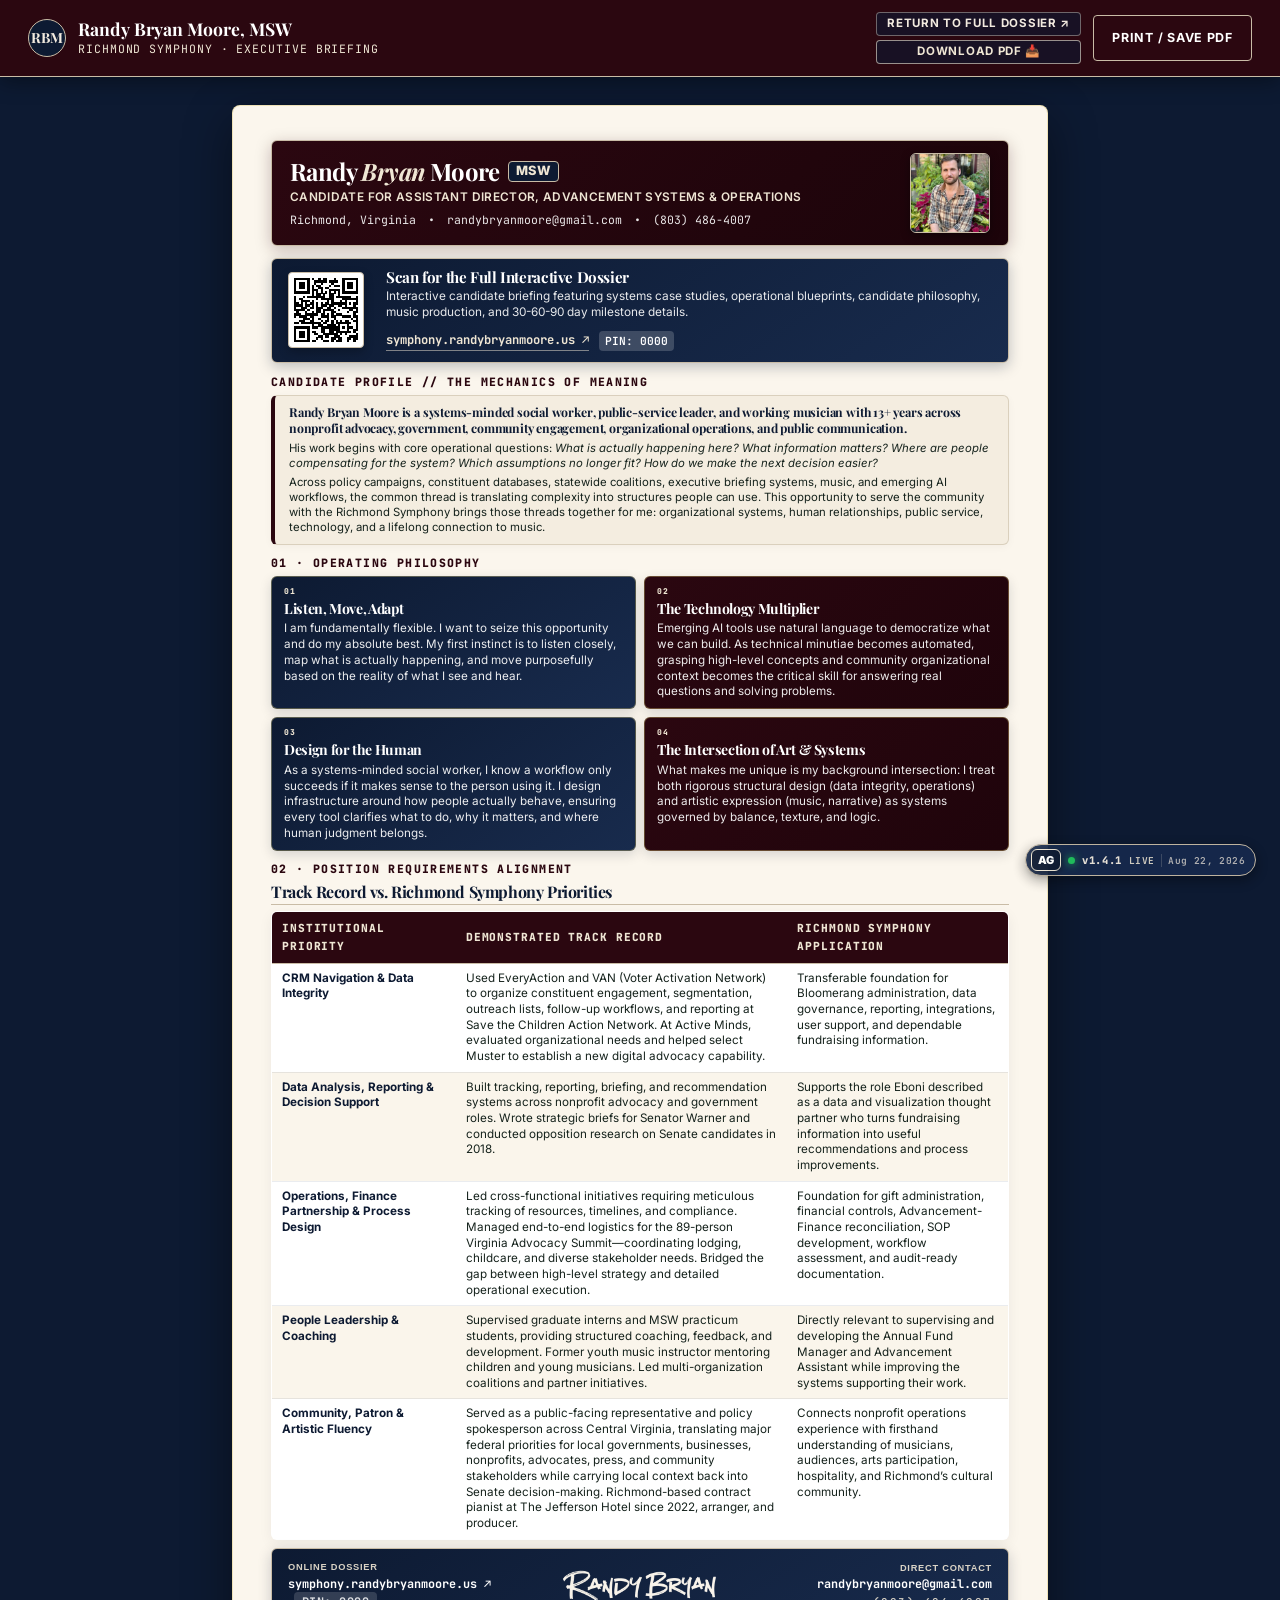
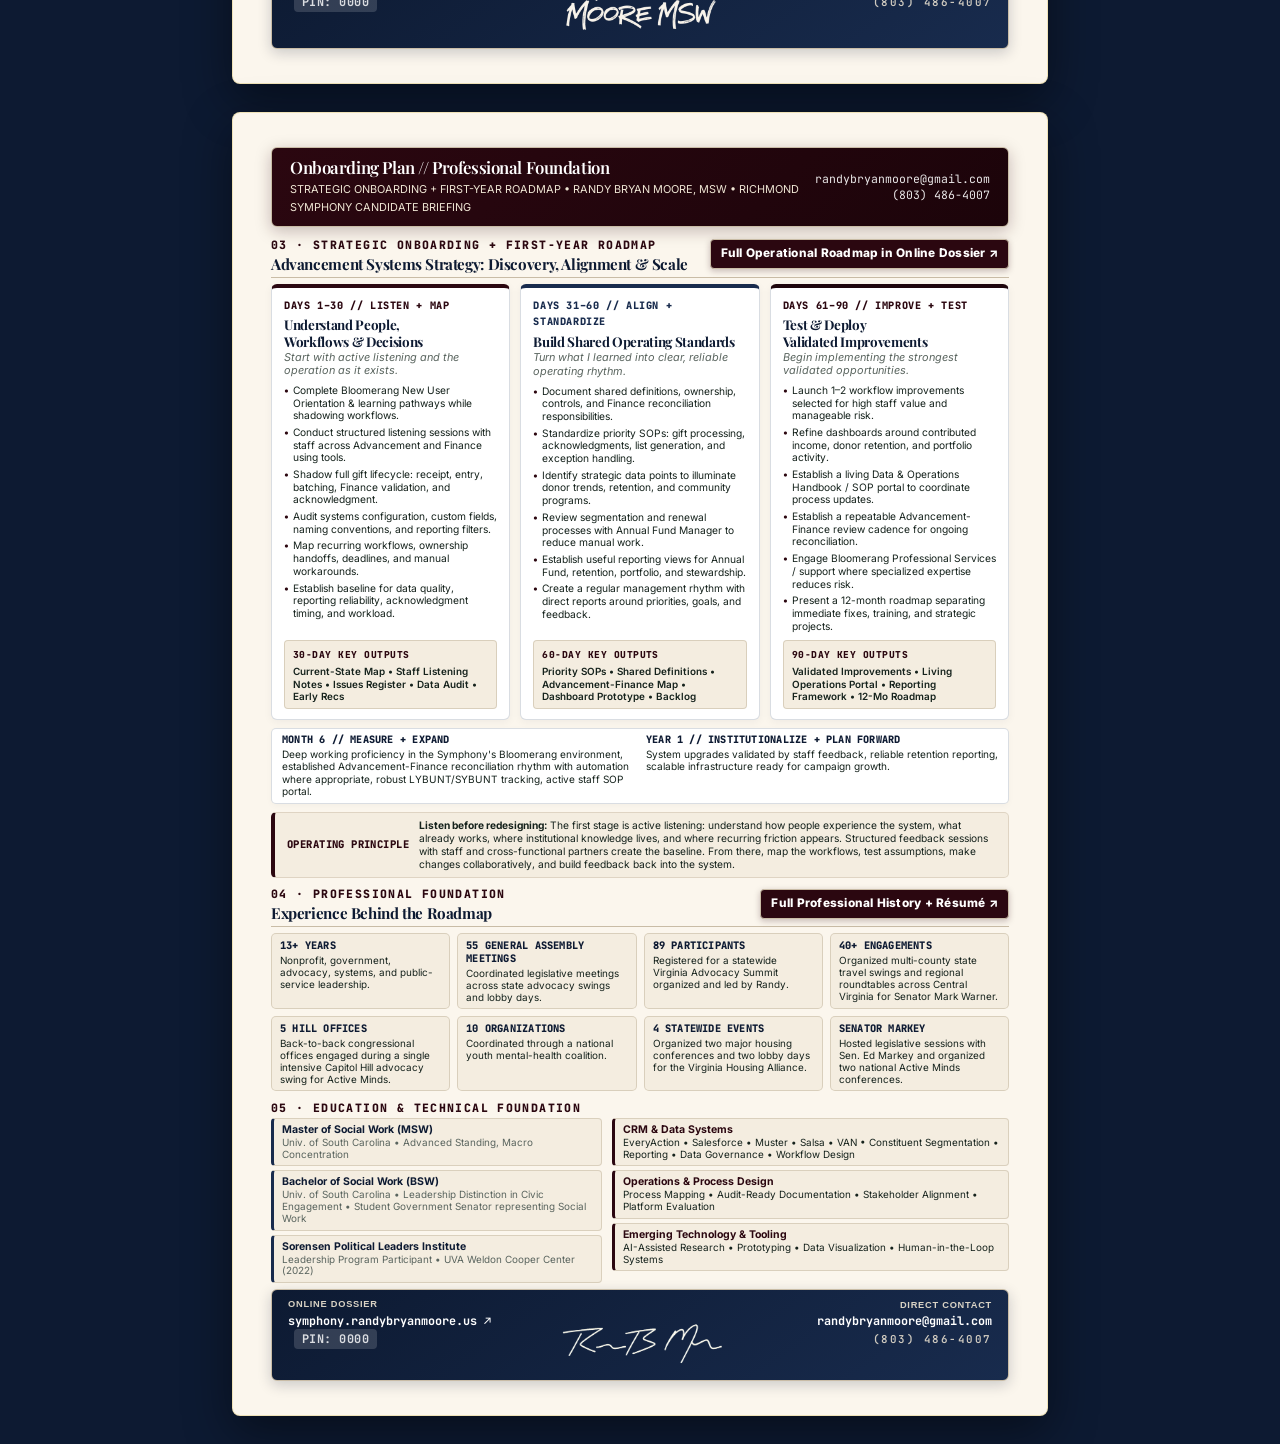
<file: symphony/one_pager.html>
<!DOCTYPE html>
<html lang="en">
<head>
  <meta charset="UTF-8">
  <meta name="viewport" content="width=device-width, initial-scale=1.0">
  <link rel="icon" href="data:image/svg+xml,%3Csvg xmlns='http://www.w3.org/2000/svg' viewBox='0 0 64 64'%3E%3Crect width='64' height='64' rx='12' fill='%230d1a32'/%3E%3Ctext x='32' y='41' text-anchor='middle' font-family='serif' font-size='27' font-weight='700' fill='%23f2eadf'%3ERM%3C/text%3E%3C/svg%3E">
  <meta name="robots" content="noindex, nofollow, noarchive, nosnippet, noimageindex">
  <title>Executive Candidate Briefing — Richmond Symphony | Randy Bryan Moore, MSW</title>
  <link rel="stylesheet" href="styles.css?v=1787600103">
  <style>
    /* ------------------------------------------------------------------
       SELF-CONTAINED HANDOUT STYLES
       This file must render correctly with or without styles.css — it gets
       printed, emailed, and opened standalone. Every token, the base type,
       .btn variants, and .matrix-table are redefined here so the handout
       never falls back to unstyled black Times.
       ------------------------------------------------------------------ */
    :root {
      /* Brand values taken verbatim from randybryanmoore.us & dossier */
      --cream: #F2EADF;          /* brand --cream */
      --cream-surface: #FBF6ED;  /* brand --paper */
      --cream-soft: #E8DDCC;     /* brand --paper-deep */
      --wine: #2B0710;           /* canonical single red */
      --wine-dark: #1E050B;      /* dark red */
      --cobalt: #182B4D;         /* brand --navy */
      --cobalt-mid: #172A42;     /* brand --admin-blue */
      --cobalt-deep: #0D1A32;    /* brand --forest-deep */
      --cobalt-light: #243D6B;   /* light navy */
      --cobalt-soft: rgba(24, 43, 77, 0.07);
      --sage: #808370;           /* brand --muted-olive — material only, never text */
      --sage-soft: rgba(128, 131, 112, 0.10);
      --gold: #C9BCA6;          /* borders/rules only — antique ivory */
      --gold-ink: #6E6353;      /* text-safe ivory ink */
      --gold-light: #EFE6D4;    /* highlight ivory */
      --charcoal: #15221C;      /* brand --ink */
      --charcoal-soft: #2B3A33;
      --muted-olive: #59645E;   /* brand --muted — 5.72:1 on paper */
      --border-subtle: rgba(24, 43, 77, 0.12);
      --border-strong: rgba(28, 33, 30, 0.22);
      --nav-h: 74px;
      --font-serif: 'Playfair Display', 'Iowan Old Style', Palatino, Georgia, serif;
      --font-sans: 'Inter', -apple-system, BlinkMacSystemFont, 'Segoe UI', Roboto, Helvetica, Arial, sans-serif;
      --font-mono: 'JetBrains Mono', ui-monospace, SFMono-Regular, Menlo, monospace;
      --shadow-md: 0 8px 24px rgba(28, 33, 30, 0.08);
      --radius-sm: 4px;
      --transition: all 0.25s cubic-bezier(0.16, 1, 0.3, 1);
    }

    /* Ensure telemetry watermark floats cleanly below the sticky header */
    .build-badge {
      position: fixed !important;
      top: 96px !important;
      right: 24px !important;
      z-index: 9998 !important;
      display: inline-flex !important;
      opacity: 0.95 !important;
      background: rgba(24, 43, 77, 0.95) !important;
      border: 1.5px solid var(--gold) !important;
      box-shadow: 0 4px 14px rgba(0, 0, 0, 0.4) !important;
    }
    .build-provenance-modal {
      top: 144px !important;
      bottom: auto !important;
    }

    *, *::before, *::after { box-sizing: border-box; margin: 0; padding: 0; }

    body {
      font-family: var(--font-sans);
      background-color: var(--cobalt-deep);
      color: var(--charcoal);
      line-height: 1.65;
      -webkit-font-smoothing: antialiased;
      padding-bottom: 90px;
    }

    h1, h2, h3 {
      font-family: var(--font-serif);
      font-weight: 600;
      line-height: 1.25;
      text-wrap: balance;
    }

    p { margin-bottom: 0.75rem; }
    em { font-style: italic; }

    /* Section Kickers matching Dossier signature */
    .op-kicker {
      font-family: var(--font-mono);
      font-size: 0.72rem;
      font-weight: 800;
      color: var(--wine);
      text-transform: uppercase;
      letter-spacing: 0.12em;
      margin-bottom: 0.25rem;
      display: flex;
      align-items: center;
      gap: 6px;
    }

    /* Site Header Match */
    .op-site-header {
      background: var(--wine);
      border-bottom: 1.5px solid var(--gold);
      color: #fff;
      padding: 12px 28px;
      display: flex;
      justify-content: space-between;
      align-items: center;
      position: sticky;
      top: 0;
      z-index: 1000;
      box-shadow: 0 4px 20px rgba(0,0,0,0.4);
    }
    .op-wordmark {
      display: flex;
      align-items: center;
      gap: 12px;
      text-decoration: none;
      color: #ffffff;
    }
    .op-monogram {
      width: 38px;
      height: 38px;
      border-radius: 50%;
      background: var(--cobalt-deep);
      border: 1.5px solid var(--gold);
      color: var(--cream);
      display: flex;
      align-items: center;
      justify-content: center;
      font-family: var(--font-serif);
      font-weight: 700;
      font-size: 14px;
    }
    .op-wordmark-title {
      font-family: var(--font-serif);
      font-size: 1.1rem;
      font-weight: 700;
      line-height: 1.2;
      color: #ffffff;
    }
    .op-wordmark-sub {
      font-family: var(--font-mono);
      font-size: 0.72rem;
      color: var(--gold-light);
      text-transform: uppercase;
      letter-spacing: 0.08em;
    }

    /* Buttons */
    .btn {
      display: inline-flex;
      align-items: center;
      gap: 0.45rem;
      font-family: var(--font-sans);
      font-size: 0.82rem;
      font-weight: 700;
      padding: 0.55rem 1.15rem;
      border-radius: var(--radius-sm);
      text-decoration: none;
      cursor: pointer;
      transition: var(--transition);
      border: 1px solid transparent;
      text-transform: uppercase;
      letter-spacing: 0.06em;
    }
    .btn-wine { background-color: var(--wine); color: #FFFFFF; border-color: var(--gold); }
    .btn-wine:hover { background-color: #1a040a; color: #FFFFFF; transform: translateY(-1px); }
    .btn-outline { border-color: rgba(239, 230, 212, 0.4); color: var(--cream); background: rgba(13, 26, 50, 0.6); }
    .btn-outline:hover { border-color: var(--gold-light); color: var(--gold-light); background: var(--cobalt-deep); transform: translateY(-1px); }

    /* Header Action Group */
    .op-header-actions {
      display: flex;
      align-items: center;
      gap: 12px;
    }
    .op-header-links-col {
      display: flex;
      flex-direction: column;
      gap: 4px;
    }
    .op-header-links-col .btn {
      font-size: 0.72rem;
      padding: 4px 10px;
      min-height: 24px;
      line-height: 1.2;
      justify-content: center;
      text-align: center;
    }

    /* Alignment table with rich dossier styling */
    .matrix-table {
      width: 100%;
      border-collapse: collapse;
      text-align: left;
      margin-top: 0.6rem;
      background: #ffffff;
      border: 1.5px solid rgba(24, 43, 77, 0.18);
      border-radius: 6px;
      overflow: hidden;
      box-shadow: 0 4px 14px rgba(13, 26, 50, 0.05);
    }
    .matrix-table th {
      background: var(--wine);
      font-family: var(--font-mono);
      font-size: 0.74rem;
      font-weight: 800;
      text-transform: uppercase;
      letter-spacing: 0.1em;
      color: var(--gold-light);
      border-bottom: 1.5px solid var(--gold);
      padding: 10px 14px;
    }
    .matrix-table td {
      border-bottom: 1px solid rgba(24, 43, 77, 0.09);
      vertical-align: top;
      padding: 10px 14px;
    }
    .matrix-table tr:nth-child(even) td {
      background: #FAF5EB;
    }
    .matrix-table tr:last-child td { border-bottom: none; }
    .matrix-req-title {
      color: var(--wine);
      display: block;
      font-weight: 800;
      font-size: 0.88rem;
      margin-bottom: 2px;
    }
    .matrix-req-sub {
      color: var(--cobalt);
      font-family: var(--font-mono);
      font-size: 0.72rem;
      font-weight: 700;
      display: block;
    }

    /* Four Pillars Grid */
    .dgrid {
      display: grid;
      grid-template-columns: repeat(2, 1fr);
      gap: 14px;
      margin-top: 0.6rem;
    }
    .dcard {
      position: relative;
      background: linear-gradient(145deg, var(--cobalt-deep) 0%, var(--cobalt) 100%);
      color: #fff;
      padding: 1.15rem 1.35rem;
      border-radius: 6px;
      border: 1px solid rgba(239, 230, 212, 0.25);
      border-left: 4.5px solid var(--wine);
      box-shadow: 0 4px 14px rgba(13, 26, 50, 0.22);
      transition: var(--transition);
    }
    .dcard--wine {
      background: linear-gradient(145deg, var(--wine) 0%, #3d0a18 100%);
      border: 1px solid rgba(239, 230, 212, 0.35);
      border-left: 4.5px solid var(--gold-light);
      box-shadow: 0 4px 14px rgba(43, 7, 16, 0.25);
    }
    .dcard:hover {
      transform: translateY(-2px);
      box-shadow: 0 6px 18px rgba(13, 26, 50, 0.3);
      border-color: rgba(239, 230, 212, 0.55);
    }
    .dcard .dcard-num {
      display: block;
      font-family: var(--font-mono);
      font-size: 9.5px;
      font-weight: 800;
      letter-spacing: 0.14em;
      text-transform: uppercase;
      color: var(--gold-light);
      margin-bottom: 0.35rem;
    }
    .dcard h3 {
      font-size: 1.02rem;
      color: #ffffff;
      margin-bottom: 0.35rem;
    }
    .dcard p {
      font-size: 0.85rem;
      line-height: 1.52;
      color: rgba(242, 234, 223, 0.94);
      margin: 0;
    }

    /* Handout Main Container (Elevated Paper Sheet resting on Deep Navy) */
    .handout-sheet {
      background: var(--cream-surface);
      max-width: 920px;
      width: calc(100% - 32px);
      margin: 32px auto;
      padding: 38px 42px;
      border-radius: 8px;
      border: 2.5px solid var(--cobalt-deep);
      box-shadow: 0 16px 48px rgba(0, 0, 0, 0.5), 0 0 0 1px rgba(255, 255, 255, 0.05);
    }

    .handout-header {
      display: flex;
      justify-content: space-between;
      align-items: center;
      gap: 1.5rem;
      background: linear-gradient(135deg, var(--wine) 0%, #3d0a18 100%);
      color: #ffffff;
      padding: 1.4rem 1.8rem;
      border-radius: 8px;
      margin-bottom: 1.35rem;
      border: 1.5px solid var(--gold);
      box-shadow: 0 6px 18px rgba(43, 7, 16, 0.35);
    }
    .handout-header-main {
      display: flex;
      flex-direction: column;
      align-items: flex-start;
      text-align: left;
      gap: 4px;
      flex: 1;
    }
    .handout-title h1 {
      font-size: 2.0rem;
      color: #ffffff !important;
      margin-bottom: 0.25rem;
      line-height: 1.15;
      display: flex;
      align-items: center;
      gap: 10px;
    }
    .handout-title h1 .name-blue { color: #ffffff !important; }
    .handout-title p {
      font-size: 0.84rem;
      color: var(--gold-light) !important;
      font-weight: 700;
      margin-bottom: 0;
      text-transform: uppercase;
      letter-spacing: 0.08em;
      text-align: left;
    }
    .handout-meta-row {
      display: flex;
      flex-wrap: wrap;
      align-items: center;
      gap: 8px 16px;
      font-family: var(--font-mono);
      font-size: 0.84rem;
      color: rgba(255, 255, 255, 0.92);
      margin-top: 4px;
    }
    .handout-meta-row a {
      color: inherit;
      text-decoration: none;
    }
    .handout-avatar-wrap {
      flex-shrink: 0;
      width: 80px;
      height: 80px;
      border-radius: 8px;
      border: 2px solid var(--gold);
      overflow: hidden;
      box-shadow: 0 4px 14px rgba(0, 0, 0, 0.4);
      background: var(--cobalt-deep);
    }
    .handout-avatar-wrap img {
      width: 100%;
      height: 100%;
      object-fit: cover;
      display: block;
    }

    .handout-section {
      margin-bottom: 1.4rem;
    }
    .handout-section h2 {
      font-size: 1.25rem;
      color: var(--cobalt-deep);
      border-bottom: 2px solid var(--wine);
      padding-bottom: 0.35rem;
      margin-bottom: 0.75rem;
    }

    /* Inset Editorial Panel for "How I Think" */
    .how-i-think-panel {
      background: #F4EDE0;
      border: 1px solid rgba(201, 188, 166, 0.35);
      border-left: 5px solid var(--wine);
      padding: 1.15rem 1.35rem;
      border-radius: 6px;
      margin-bottom: 0.75rem;
      box-shadow: 0 2px 8px rgba(43, 7, 16, 0.04);
    }
    .pillar-tags {
      display: flex;
      flex-wrap: wrap;
      gap: 6px 10px;
      margin: 0.75rem 0 0.5rem;
    }
    .pillar-tag {
      font-family: var(--font-mono);
      font-size: 0.72rem;
      font-weight: 800;
      text-transform: uppercase;
      letter-spacing: 0.04em;
      padding: 3px 9px;
      border-radius: 4px;
      background: var(--wine);
      color: #FFFFFF;
      border: 1px solid var(--gold);
      box-shadow: 0 2px 6px rgba(43, 7, 16, 0.2);
    }

    .handout-grid-2 {
      display: grid;
      grid-template-columns: 1fr 1fr;
      gap: 14px;
    }
    .handout-card {
      background: var(--cream);
      padding: 1.05rem 1.25rem;
      border-radius: 6px;
      border-left: 4px solid var(--wine);
      box-shadow: 0 2px 8px rgba(0,0,0,0.05);
    }
    .handout-card h3 {
      font-size: 0.96rem;
      color: var(--cobalt);
      margin-bottom: 0.3rem;
    }
    .handout-card p {
      font-size: 0.85rem;
      line-height: 1.5;
      margin-bottom: 0;
    }

    .handout-card--navy {
      background: linear-gradient(145deg, var(--cobalt-deep) 0%, var(--cobalt) 100%) !important;
      color: #ffffff !important;
      border: 1px solid rgba(239, 230, 212, 0.3) !important;
      border-left: 4px solid var(--wine) !important;
      box-shadow: 0 6px 16px rgba(13, 26, 50, 0.25) !important;
    }
    .handout-card--navy h3,
    .handout-card--navy p {
      color: #ffffff !important;
    }
    .handout-card--navy span {
      color: var(--gold-light) !important;
    }

    .handout-card--wine {
      background: linear-gradient(145deg, var(--wine) 0%, #3d0a18 100%) !important;
      color: #ffffff !important;
      border: 1px solid var(--gold) !important;
      border-left: 4px solid var(--gold-light) !important;
      box-shadow: 0 6px 18px rgba(43, 7, 16, 0.35) !important;
    }
    .handout-card--wine h3,
    .handout-card--wine p {
      color: #ffffff !important;
    }
    .handout-card--wine span {
      color: var(--gold-light) !important;
    }

    /* Timeline History Cards */
    .op-history-list {
      display: flex;
      flex-direction: column;
      gap: 0.65rem;
    }
    .op-history-item {
      background: #F4EDE0;
      border: 1px solid rgba(24, 43, 77, 0.14);
      border-left: 4.5px solid var(--wine);
      border-radius: 6px;
      padding: 11px 15px;
      transition: var(--transition);
      box-shadow: 0 2px 6px rgba(13, 26, 50, 0.04);
    }
    .op-history-item--navy {
      background: #EAF0F9;
      border: 1px solid rgba(24, 43, 77, 0.18);
      border-left: 4.5px solid var(--cobalt-deep);
    }
    .op-history-item--navy .op-history-date {
      background: var(--cobalt-deep);
      border-color: var(--gold-light);
    }
    .op-history-item--wine {
      background: #F8EBEF;
      border: 1px solid rgba(43, 7, 16, 0.18);
      border-left: 4.5px solid var(--wine);
    }
    .op-history-item:hover {
      background: #FAF5EB;
      border-color: rgba(201, 188, 166, 0.45);
      transform: translateX(2px);
    }
    .op-history-meta {
      display: flex;
      justify-content: space-between;
      align-items: baseline;
      margin-bottom: 4px;
      flex-wrap: wrap;
      gap: 6px;
    }
    .op-history-org {
      font-size: 0.92rem;
      color: var(--cobalt-deep);
      font-weight: 700;
    }
    .op-history-date {
      font-family: var(--font-mono);
      font-size: 0.72rem;
      font-weight: 800;
      color: #ffffff;
      background: var(--wine);
      padding: 2px 7px;
      border-radius: 3px;
      border: 1px solid var(--gold);
    }
    .op-history-desc {
      color: var(--charcoal);
      font-size: 0.82rem;
      line-height: 1.48;
      margin: 0;
    }

    /* --- Single-sheet leave-behind components (2026-08-22 editorial revision) --- */
    .op-lede {
      font-family: var(--font-serif);
      font-size: 1.0rem;
      line-height: 1.4;
      letter-spacing: -0.015em;
      color: var(--cobalt);
      margin-bottom: 0.5rem;
    }
    .op-body { font-size: 0.86rem; line-height: 1.45; color: var(--charcoal); margin-bottom: 0.45rem; }
    .op-card-num {
      display: block;
      font-family: var(--font-mono);
      font-size: 0.68rem;
      font-weight: 800;
      letter-spacing: 0.08em;
      color: var(--gold-light);
      margin-bottom: 0.15rem;
    }
    .op-stage-label {
      display: block;
      font-family: var(--font-mono);
      font-size: 0.7rem;
      font-weight: 700;
      color: var(--gold-light);
      margin-bottom: 0.25rem;
      letter-spacing: 0.02em;
    }
    .handout-grid-3 { display: grid; grid-template-columns: repeat(3, 1fr); gap: 12px; }
    .op-metrics {
      display: grid;
      grid-template-columns: repeat(6, 1fr);
      gap: 10px;
      border-top: 1.5px solid var(--gold);
      border-bottom: 1.5px solid var(--gold);
      padding: 0.6rem 0;
    }
    .op-metric { text-align: center; }
    .op-metric-value {
      display: block;
      font-family: var(--font-serif);
      font-size: 1.5rem;
      font-weight: 700;
      line-height: 1;
      color: var(--wine);
    }
    .op-metric-label {
      display: block;
      font-size: 0.62rem;
      line-height: 1.25;
      color: var(--muted-olive);
      margin-top: 0.2rem;
    }
    @media (max-width: 820px) {
      .handout-grid-3 { grid-template-columns: 1fr; }
      .op-metrics { grid-template-columns: repeat(3, 1fr); row-gap: 14px; }
    }
    @media (max-width: 520px) {
      .op-metrics { grid-template-columns: repeat(2, 1fr); }
    }
    /* --- Side 2 education row + duplex print setup (2026-08-22) --- */
    .op-education-row { display: grid; grid-template-columns: repeat(3, 1fr); gap: 12px; }
    .op-education-row > div {
      background: var(--cream);
      border-left: 3px solid var(--wine);
      border-radius: 4px;
      padding: 0.7rem 0.85rem;
    }
    .op-education-row strong { display: block; font-size: 0.82rem; color: var(--cobalt); margin-bottom: 0.15rem; }
    .op-education-row span { display: block; font-size: 0.7rem; line-height: 1.3; color: var(--muted-olive); }
    @media (max-width: 820px) { .op-education-row { grid-template-columns: 1fr; } }
    .handout-footer {
      min-height: 58px;
      padding: 7px 16px;
      margin-top: auto;
      border-radius: 6px;
      border: 1.5px solid var(--gold);
      background: linear-gradient(145deg, var(--cobalt-deep) 0%, var(--cobalt) 100%);
      color: #ffffff;
      display: grid;
      grid-template-columns: minmax(0, 1fr) auto minmax(0, 1fr);
      align-items: center;
      gap: 12px;
      box-shadow: 0 4px 14px rgba(13, 26, 50, 0.2);
    }
    .handout-footer--wine {
      background: linear-gradient(135deg, var(--wine) 0%, #3d0a18 100%);
      border: 1.5px solid var(--gold);
      box-shadow: 0 4px 16px rgba(43, 7, 16, 0.35);
    }
    .handout-footer a {
      color: var(--gold-light);
      text-decoration: none;
      font-family: var(--font-mono);
      font-weight: 700;
    }
    .handout-footer strong {
      color: #ffffff;
    }
    .handout-footer .footer-pin {
      background: rgba(255, 255, 255, 0.18);
      color: #ffffff;
      padding: 2px 8px;
      border-radius: 4px;
      font-family: var(--font-mono);
      font-size: 0.74rem;
      margin-left: 6px;
      font-weight: 700;
    }

    .portfolio-block {
      display: grid;
      grid-template-columns: 104px 1fr;
      gap: 1.35rem;
      align-items: center;
      background: linear-gradient(135deg, var(--cobalt-deep) 0%, var(--cobalt) 100%);
      border-radius: 8px;
      padding: 1.25rem 1.6rem;
      margin-bottom: 1.4rem;
      border: 1.5px solid rgba(239, 230, 212, 0.45);
      box-shadow: 0 6px 18px rgba(13, 26, 50, 0.3);
    }
    .portfolio-block .qr-wrap {
      background: #fff;
      padding: 6px;
      border-radius: 6px;
      border: 2px solid var(--wine);
      width: 96px;
      height: 96px;
      flex-shrink: 0;
      box-shadow: 0 4px 10px rgba(0, 0, 0, 0.25);
    }
    .portfolio-block .qr-wrap svg { display: block; width: 100%; height: 100%; }
    .portfolio-block h3 { color: #fff; font-size: 1.08rem; margin-bottom: 0.3rem; }
    .portfolio-block p { color: rgba(255,255,255,0.92); font-size: 0.85rem; line-height: 1.5; margin-bottom: 0.4rem; }
    .portfolio-block a.portfolio-link {
      color: var(--gold-light); font-family: var(--font-mono); font-size: 0.82rem; font-weight: 700;
      text-decoration: none; border-bottom: 1px solid rgba(239,230,212,0.6);
    }

    /* Responsive Breakpoints for Tablet & Mobile */
    @media (max-width: 820px) {
      .op-site-header {
        flex-direction: column;
        align-items: flex-start;
        gap: 12px;
        padding: 12px 18px;
      }
      .op-header-actions {
        width: 100%;
        justify-content: space-between;
      }
      .build-badge {
        position: fixed !important;
        top: calc(var(--nav-h, 110px) + 12px) !important;
        bottom: auto !important;
        right: 14px !important;
        background: rgba(24, 43, 77, 0.95) !important;
        border: 1.5px solid var(--gold) !important;
        opacity: 0.95 !important;
        box-shadow: 0 4px 14px rgba(0, 0, 0, 0.5) !important;
      }
      .build-provenance-modal {
        top: calc(var(--nav-h, 110px) + 48px) !important;
        bottom: auto !important;
      }
      .handout-sheet {
        padding: 26px 22px;
        margin: 18px auto;
        width: calc(100% - 24px);
      }
      .handout-header {
        flex-direction: row;
        justify-content: space-between;
        align-items: center;
        gap: 12px;
        padding: 1rem 1.2rem;
      }
      .handout-meta {
        text-align: left;
      }
      .dgrid {
        grid-template-columns: 1fr;
      }
      .portfolio-block {
        grid-template-columns: 1fr;
        text-align: left;
      }
      .print-btn-bar {
        flex-direction: column;
        gap: 10px;
        align-items: flex-start;
        padding: 12px 18px;
      }
    }

    /* Floating watermark pill on screen */
    .build-badge {
      position: fixed !important;
      bottom: 24px !important;
      right: 24px !important;
      top: auto !important;
      z-index: 9998 !important;
      display: inline-flex !important;
      opacity: 0.95 !important;
      background: rgba(24, 43, 77, 0.95) !important;
      border: 1.5px solid var(--gold) !important;
      box-shadow: 0 4px 14px rgba(0, 0, 0, 0.4) !important;
    }
    .build-provenance-modal {
      bottom: 74px !important;
      right: 24px !important;
      top: auto !important;
    }

    /* ------------------------------------------------------------------
       SCREEN & PRINT SHARED STYLES (EXACT WEB MIRROR)
       ------------------------------------------------------------------ */
    .handout-sheet {
      width: 100%;
      max-width: 8.5in;
      margin: 28px auto;
      padding: 34px 38px;
      background: var(--cream-surface);
      border-radius: 8px;
      border: 1.5px solid rgba(223, 202, 116, 0.45);
      box-shadow: 0 16px 48px rgba(0, 0, 0, 0.45);
      box-sizing: border-box;
      display: flex;
      flex-direction: column;
      min-height: 11in;
    }

    .handout-header {
      background: linear-gradient(135deg, var(--wine) 0%, #1c040a 100%);
      border: 1px solid var(--gold);
      border-radius: 6px;
      padding: 12px 18px;
      margin-bottom: 12px;
      display: flex;
      justify-content: space-between;
      align-items: center;
      gap: 16px;
      box-shadow: 0 4px 16px rgba(43, 7, 16, 0.25);
    }
    .handout-header-main {
      display: flex;
      flex-direction: column;
      align-items: flex-start;
      text-align: left;
      gap: 2px;
      flex: 1;
      min-width: 0;
    }
    .handout-title h1 {
      font-family: var(--font-serif);
      font-size: 1.50rem;
      font-weight: 700;
      color: #ffffff;
      margin-bottom: 2px;
      display: flex;
      justify-content: flex-start;
      align-items: center;
      gap: 8px;
    }
    .handout-title h1 span:first-child { color: #ffffff; }
    .handout-title h1 em { font-style: italic; color: var(--gold-light); }
    .handout-title h1 .name-blue { color: #ffffff !important; }
    .hero-msw {
      font-family: var(--font-sans);
      font-size: 0.80rem;
      font-weight: 800;
      background: var(--cobalt-deep);
      color: var(--gold-light);
      padding: 2px 7px;
      border-radius: 4px;
      border: 1px solid var(--gold);
      letter-spacing: 0.04em;
    }
    .handout-title p {
      font-family: var(--font-sans);
      font-size: 0.74rem;
      font-weight: 600;
      color: var(--gold-light);
      letter-spacing: 0.03em;
      text-transform: uppercase;
      margin-bottom: 3px;
      text-align: left;
    }
    .handout-meta-row {
      display: flex;
      flex-wrap: wrap;
      align-items: center;
      gap: 6px 12px;
      font-family: var(--font-mono);
      font-size: 0.72rem;
      line-height: 1.3;
      color: rgba(255, 255, 255, 0.90);
      margin-top: 1px;
    }
    .handout-meta-row a {
      color: inherit;
      text-decoration: none;
    }
    .handout-avatar-wrap {
      flex-shrink: 0;
      width: 80px;
      height: 80px;
      border-radius: 6px;
      border: 1.5px solid var(--gold);
      overflow: hidden;
      box-shadow: 0 3px 10px rgba(0, 0, 0, 0.4);
      background: var(--cobalt-deep);
    }
    .handout-avatar-wrap img {
      width: 100%;
      height: 100%;
      object-fit: cover;
      display: block;
    }

    .portfolio-block {
      display: grid;
      grid-template-columns: 84px 1fr;
      gap: 14px;
      padding: 9px 16px;
      margin-bottom: 9px;
      border-radius: 6px;
      border: 1px solid var(--gold);
      background: linear-gradient(145deg, var(--cobalt-deep) 0%, var(--cobalt) 100%);
      box-shadow: 0 4px 14px rgba(13, 26, 50, 0.25);
      align-items: center;
    }
    .portfolio-block .qr-wrap {
      width: 76px;
      height: 76px;
      padding: 3px;
      background: #ffffff;
      border-radius: 4px;
      border: 1px solid var(--gold);
    }
    .portfolio-block h3 {
      font-family: var(--font-serif);
      font-size: 0.92rem;
      font-weight: 700;
      color: #ffffff;
      margin-bottom: 1px;
    }
    .portfolio-block p {
      font-family: var(--font-sans);
      font-size: 0.72rem;
      line-height: 1.30;
      color: rgba(255, 255, 255, 0.90);
      margin-bottom: 3px;
    }
    .portfolio-block a.portfolio-link {
      font-family: var(--font-mono);
      font-size: 0.74rem;
      font-weight: 700;
      color: var(--gold-light);
      text-decoration: none;
      border-bottom: 1px solid rgba(239, 230, 212, 0.5);
    }

    .handout-section { margin-bottom: 8px; }
    .handout-section h2 {
      font-family: var(--font-serif);
      font-size: 1.00rem;
      font-weight: 700;
      color: var(--cobalt-deep);
      border-bottom: 1.5px solid var(--gold);
      padding-bottom: 2px;
      margin-bottom: 6px;
    }

    .how-i-think-panel {
      padding: 8px 14px;
      margin-bottom: 6px;
      background: #F4EDE0;
      border-radius: 6px;
      border: 1px solid rgba(201, 188, 166, 0.6);
      border-left: 4px solid var(--wine);
    }
    .how-i-think-panel .op-lede {
      font-size: 0.80rem;
      font-weight: 700;
      color: var(--wine);
      line-height: 1.36;
      margin-bottom: 3px;
    }
    .how-i-think-panel .op-body {
      font-size: 0.74rem;
      line-height: 1.36;
      color: var(--charcoal);
      margin-bottom: 0;
    }

    .handout-grid-2 { display: grid; grid-template-columns: 1fr 1fr; gap: 8px; }
    .handout-grid-3 { display: grid; grid-template-columns: repeat(3, 1fr); gap: 8px; }

    .dcard {
      padding: 8px 12px;
      border-radius: 6px;
      background: linear-gradient(145deg, var(--cobalt-deep) 0%, var(--cobalt) 100%);
      border: 1px solid rgba(223, 202, 116, 0.35);
      color: #ffffff;
      box-shadow: 0 4px 12px rgba(13, 26, 50, 0.15);
    }
    .dcard:nth-child(2), .dcard:nth-child(3) {
      background: linear-gradient(135deg, var(--wine) 0%, #1f040b 100%);
    }
    .dcard .dcard-num {
      font-family: var(--font-mono);
      font-size: 8px;
      font-weight: 800;
      color: var(--gold-light);
      letter-spacing: 0.08em;
      margin-bottom: 2px;
      display: block;
    }
    .dcard h3 {
      font-family: var(--font-serif);
      font-size: 0.88rem;
      font-weight: 700;
      color: #ffffff;
      margin-bottom: 4px;
    }
    .dcard p {
      font-family: var(--font-sans);
      font-size: 0.73rem;
      line-height: 1.35;
      color: rgba(255, 255, 255, 0.92);
      margin-bottom: 0;
    }

    .matrix-table {
      width: 100%;
      border-collapse: collapse;
      margin-top: 6px;
      font-size: 0.73rem;
      background: #ffffff;
      border: 1.5px solid rgba(24, 43, 77, 0.18);
      border-radius: 6px;
      overflow: hidden;
      box-shadow: 0 4px 14px rgba(13, 26, 50, 0.06);
    }
    .matrix-table th {
      background: var(--wine);
      font-family: var(--font-mono);
      font-size: 0.70rem;
      font-weight: 800;
      color: var(--gold-light);
      text-transform: uppercase;
      letter-spacing: 0.08em;
      padding: 7px 10px;
      border-bottom: 1.5px solid var(--gold);
    }
    .matrix-table td {
      padding: 7px 10px;
      line-height: 1.34;
      color: var(--charcoal);
      border-bottom: 1px solid rgba(24, 43, 77, 0.09);
      vertical-align: top;
    }
    .matrix-table tbody tr:nth-child(even) td { background: #FAF5EB; }
    .matrix-table td strong { color: var(--cobalt-deep); }

    /* --- Side 2 Expanded Strategic Onboarding Roadmap (30-60-90) --- */
    .roadmap-grid {
      display: grid;
      grid-template-columns: repeat(3, 1fr);
      gap: 10px;
      margin-bottom: 8px;
    }
    .roadmap-card {
      padding: 10px 12px;
      border-radius: 6px;
      background: #ffffff;
      border: 1.5px solid rgba(24, 43, 77, 0.16);
      border-top: 4px solid var(--wine);
      box-shadow: 0 2px 8px rgba(13, 26, 50, 0.05);
      display: flex;
      flex-direction: column;
      justify-content: space-between;
    }
    .roadmap-card:nth-child(2) { border-top-color: var(--cobalt); }
    .roadmap-card:nth-child(3) { border-top-color: var(--wine-dark); }
    .roadmap-badge {
      font-family: var(--font-mono);
      font-size: 0.64rem;
      font-weight: 800;
      color: var(--wine);
      letter-spacing: 0.06em;
      margin-bottom: 2px;
      display: block;
    }
    .roadmap-card:nth-child(2) .roadmap-badge { color: var(--cobalt); }
    .roadmap-card h3 {
      font-family: var(--font-serif);
      font-size: 0.84rem;
      font-weight: 700;
      color: var(--cobalt-deep);
      margin-bottom: 2px;
      line-height: 1.2;
    }
    .roadmap-sub {
      font-family: var(--font-sans);
      font-size: 0.68rem;
      font-style: italic;
      color: var(--muted-olive);
      margin-bottom: 6px;
      line-height: 1.25;
      display: block;
    }
    .roadmap-list {
      list-style: none;
      padding: 0;
      margin: 0 0 8px 0;
      display: flex;
      flex-direction: column;
      gap: 4px;
    }
    .roadmap-list li {
      font-family: var(--font-sans);
      font-size: 0.64rem;
      line-height: 1.24;
      color: var(--charcoal);
      position: relative;
      padding-left: 9px;
    }
    .roadmap-list li::before {
      content: "•";
      position: absolute;
      left: 0;
      color: var(--wine);
      font-weight: bold;
    }
    .roadmap-output {
      background: #F4EDE0;
      border: 1px solid rgba(201, 188, 166, 0.6);
      border-radius: 4px;
      padding: 6px 8px;
      margin-top: auto;
    }
    .roadmap-output-title {
      font-family: var(--font-mono);
      font-size: 0.60rem;
      font-weight: 800;
      color: var(--wine);
      text-transform: uppercase;
      letter-spacing: 0.05em;
      margin-bottom: 2px;
      display: block;
    }
    .roadmap-output-tags {
      font-family: var(--font-sans);
      font-size: 0.62rem;
      line-height: 1.25;
      color: var(--charcoal);
      font-weight: 600;
    }

    .roadmap-header-link {
      font-family: var(--font-sans);
      font-size: 0.74rem;
      font-weight: 800;
      color: #ffffff !important;
      background: var(--wine);
      padding: 4px 10px;
      border-radius: 4px;
      border: 1px solid var(--gold);
      text-decoration: none;
      box-shadow: 0 2px 6px rgba(43, 7, 16, 0.25);
      letter-spacing: 0.02em;
      white-space: nowrap;
      display: inline-flex;
      align-items: center;
      gap: 4px;
    }
    .roadmap-header-link:hover {
      background: var(--wine-dark);
      border-color: var(--gold-light);
    }

    /* Operating Principle & Horizon Box */
    .operating-principle-panel {
      background: #F4EDE0;
      border: 1px solid rgba(201, 188, 166, 0.5);
      border-left: 4px solid var(--wine);
      padding: 6px 12px;
      border-radius: 5px;
      margin-bottom: 6px;
      display: flex;
      gap: 10px;
      align-items: center;
    }
    .op-principle-title {
      font-family: var(--font-mono);
      font-size: 0.66rem;
      font-weight: 800;
      color: var(--wine);
      white-space: nowrap;
      text-transform: uppercase;
      letter-spacing: 0.04em;
    }
    .op-principle-body {
      font-family: var(--font-sans);
      font-size: 0.64rem;
      line-height: 1.28;
      color: var(--charcoal);
      margin: 0;
    }

    .horizon-panel {
      background: #ffffff;
      border: 1px solid rgba(24, 43, 77, 0.16);
      border-radius: 5px;
      padding: 5px 10px;
      margin-bottom: 8px;
      display: grid;
      grid-template-columns: 1fr 1fr;
      gap: 12px;
      box-shadow: 0 2px 6px rgba(0,0,0,0.03);
    }
    .horizon-item {
      font-size: 0.63rem;
      line-height: 1.24;
      color: var(--charcoal);
    }
    .horizon-item strong {
      font-family: var(--font-mono);
      font-size: 0.64rem;
      font-weight: 800;
      color: var(--cobalt-deep);
      display: block;
      margin-bottom: 1px;
      letter-spacing: 0.02em;
    }

    /* Section 04: Professional Foundation / Proof Cards */
    .proof-grid {
      display: grid;
      grid-template-columns: repeat(4, 1fr);
      gap: 7px;
      margin-bottom: 7px;
    }
    .proof-card {
      padding: 5px 8px;
      background: #F4EDE0;
      border: 1px solid rgba(201, 188, 166, 0.6);
      border-radius: 5px;
      font-size: 0.62rem;
      line-height: 1.22;
      color: var(--charcoal);
    }
    .proof-card strong {
      display: block;
      font-family: var(--font-mono);
      font-size: 0.65rem;
      font-weight: 800;
      color: var(--cobalt-deep);
      margin-bottom: 2px;
      letter-spacing: 0.02em;
    }

    /* Section 05: Education & Technical Foundation */
    .edu-tech-row {
      display: grid;
      grid-template-columns: 1fr 1.2fr;
      gap: 10px;
      margin-bottom: 6px;
    }
    .edu-col {
      display: flex;
      flex-direction: column;
      gap: 4px;
    }
    .edu-card {
      padding: 5px 8px;
      background: #F4EDE0;
      border: 1px solid rgba(201, 188, 166, 0.6);
      border-left: 3px solid var(--cobalt);
      border-radius: 4px;
      font-size: 0.62rem;
      line-height: 1.20;
    }
    .edu-card strong {
      display: block;
      color: var(--cobalt-deep);
      font-size: 0.66rem;
      font-weight: 700;
    }
    .edu-card span {
      color: var(--muted-olive);
    }
    .tech-col {
      display: flex;
      flex-direction: column;
      gap: 4px;
    }
    .tech-card {
      padding: 5px 8px;
      background: #F4EDE0;
      border: 1px solid rgba(201, 188, 166, 0.6);
      border-left: 3px solid var(--wine);
      border-radius: 4px;
      font-size: 0.62rem;
      line-height: 1.20;
    }
    .tech-card strong {
      display: block;
      color: var(--wine);
      font-size: 0.66rem;
      font-weight: 700;
    }
    .tech-card span {
      color: var(--charcoal);
    }

    /* 3-Line Stacked Footers */
    .footer-col-left {
      display: flex;
      flex-direction: column;
      align-items: flex-start;
      gap: 1px;
      text-align: left;
    }
    .footer-col-right {
      display: flex;
      flex-direction: column;
      align-items: flex-end;
      gap: 1px;
      text-align: right;
    }
    .footer-brand {
      display: flex;
      align-items: center;
      justify-content: center;
      min-width: 120px;
    }
    .footer-brand-logo,
    .footer-brand-signature {
      display: block;
      width: auto;
      object-fit: contain;
    }
    .footer-brand-logo { height: 80px; margin-top: 5px; }
    .footer-brand-signature { height: 70px; margin-top: 5px; }
    .footer-label {
      font-family: Arial, Helvetica, sans-serif;
      font-size: 0.58rem;
      font-weight: 700;
      letter-spacing: 0.08em;
      color: var(--gold-light);
      text-transform: uppercase;
      opacity: 0.90;
    }
    .footer-link-main {
      font-family: var(--font-mono);
      font-size: 0.74rem;
      font-weight: 700;
      color: #ffffff;
      line-height: 1.2;
    }
    .footer-link-main a {
      color: #ffffff !important;
      text-decoration: none;
    }
    .footer-sub {
      font-family: var(--font-mono);
      font-size: 0.68rem;
      color: rgba(255, 255, 255, 0.92);
      margin-top: 1px;
    }
    .footer-sub a {
      color: var(--gold-light) !important;
      text-decoration: none;
      font-weight: 600;
    }
    .footer-pin {
      background: rgba(255, 255, 255, 0.18);
      color: #ffffff;
      padding: 1px 6px;
      border-radius: 4px;
      font-family: var(--font-mono);
      font-size: 0.62rem;
      font-weight: 700;
      letter-spacing: 0.04em;
    }

    /* Floating watermark pill on screen */
    .build-badge {
      position: fixed !important;
      bottom: 24px !important;
      right: 24px !important;
      top: auto !important;
      z-index: 9998 !important;
      display: inline-flex !important;
      opacity: 0.95 !important;
      background: rgba(24, 43, 77, 0.95) !important;
      border: 1.5px solid var(--gold) !important;
      box-shadow: 0 4px 14px rgba(0, 0, 0, 0.4) !important;
    }
    .build-provenance-modal {
      bottom: 74px !important;
      right: 24px !important;
      top: auto !important;
    }

    @page {
      size: letter portrait;
      margin: 0;
    }    @media print {
      /* Force browsers to print all background colors and images */
      * { -webkit-print-color-adjust: exact !important; print-color-adjust: exact !important; }

      /* Hide UI chrome only */
      .op-site-header, .top-nav, .annotation-dock, .annotation-popover,
      .annotation-presentation-status, .dock-badge, .popover-voice-status,
      .feedback-drawer, .passcode-gate-overlay, .print-btn-bar,
      .build-badge, .build-provenance-modal, #inspector-box, .telemetry-unlock-popover {
        display: none !important;
      }

      html, body {
        padding: 0 !important;
        margin: 0 !important;
        background: #ffffff !important;
        -webkit-print-color-adjust: exact !important;
        print-color-adjust: exact !important;
      }

      .handout-sheet {
        page-break-after: always !important;
        break-after: page !important;
        page-break-inside: avoid !important;
        break-inside: avoid !important;
        box-shadow: inset 0 0 0 0.18in var(--cobalt) !important;
        border: none !important;
        border-radius: 0 !important;
        zoom: 1 !important;
        width: 8.5in !important;
        max-width: 8.5in !important;
        margin: 0 !important;
        height: 11in !important;
        min-height: 11in !important;
        max-height: 11in !important;
        position: relative !important;
        overflow: hidden !important;
        display: flex !important;
        flex-direction: column !important;
        justify-content: space-between !important;
        padding: 0.34in !important;
        background: #FAF6EE !important;
        box-sizing: border-box !important;
      }

      .handout-sheet::before,
      .handout-sheet::after {
        content: "";
        position: absolute;
        pointer-events: none;
        z-index: 3;
      }

      .handout-sheet::before {
        inset: 0.12in;
        border: 2px solid var(--cobalt);
      }

      .handout-sheet::after {
        inset: 0.20in;
        border: 1px solid var(--cobalt);
      }

      .handout-sheet > * {
        position: relative;
        z-index: 1;
      }

      .handout-sheet.page-break {
        page-break-after: auto !important;
        break-after: auto !important;
      }

      .handout-header {
        height: 104px !important;
        min-height: 104px !important;
        padding: 8px 14px !important;
        margin-bottom: 0 !important;
      }

      .portfolio-block {
        padding: 7px 14px !important;
        margin-bottom: 6px !important;
      }

      .how-i-think-panel {
        padding: 6px 12px !important;
        margin-bottom: 6px !important;
      }

      .dcard {
        padding: 6px 10px !important;
      }

      .matrix-table th {
        padding: 4px 8px !important;
        font-size: 0.65rem !important;
      }

      .matrix-table td {
        padding: 4px 8px !important;
        font-size: 0.63rem !important;
        line-height: 1.24 !important;
      }

      .footer-col-left {
        display: flex !important;
        flex-direction: column !important;
        align-items: flex-start !important;
        text-align: left !important;
      }

      .footer-col-right {
        display: flex !important;
        flex-direction: column !important;
        align-items: flex-end !important;
        text-align: right !important;
      }

      .page-break {
        page-break-before: auto !important;
        break-before: auto !important;
      }

      .print-inner-scale {
        width: 100% !important;
        min-height: 0 !important;
        padding: 0 !important;
        zoom: 1 !important;
        flex: 1 1 auto !important;
        display: flex !important;
        flex-direction: column !important;
        justify-content: space-between !important;
        gap: 8px !important;
      }

      /* Keep the shared header full-size, then fit each page's dense body
         independently so the blocks reach the footer without overflow. */
      .handout-sheet:not(.page-break) .print-inner-scale > :not(.handout-header) {
        zoom: 0.72 !important;
      }

      .handout-sheet.page-break .print-inner-scale > :not(.handout-header) {
        zoom: 0.76 !important;
      }

      /* Absorb the recovered vertical space inside the actual content
         blocks, instead of leaving large blank bands between them. */
      .handout-sheet:not(.page-break) .print-inner-scale > .portfolio-block {
        min-height: 128px !important;
      }

      .handout-sheet:not(.page-break) .print-inner-scale > .handout-section:nth-child(3) {
        min-height: 185px !important;
      }

      .handout-sheet:not(.page-break) .print-inner-scale > .handout-section:nth-child(4) {
        min-height: 315px !important;
      }

      .handout-sheet:not(.page-break) .print-inner-scale > .handout-section:nth-child(5) {
        min-height: 382px !important;
      }

      .handout-sheet.page-break .print-inner-scale > .handout-section:nth-child(2) {
        min-height: 580px !important;
      }

      .handout-sheet.page-break .print-inner-scale > .handout-section:nth-child(3) {
        min-height: 220px !important;
      }

      .handout-sheet.page-break .print-inner-scale > .handout-section:nth-child(4) {
        min-height: 190px !important;
      }

      .print-inner-scale > .handout-section {
        display: flex !important;
        flex-direction: column !important;
      }

      .how-i-think-panel,
      .handout-grid-2,
      .matrix-table,
      .roadmap-grid,
      .proof-grid,
      .edu-tech-row {
        flex: 1 1 auto !important;
      }

      .how-i-think-panel {
        display: flex !important;
        flex-direction: column !important;
        justify-content: center !important;
      }

      .dcard,
      .proof-card {
        display: flex !important;
        flex-direction: column !important;
        justify-content: center !important;
      }

      .matrix-table {
        height: 100% !important;
      }

      .edu-card,
      .tech-card {
        flex: 1 1 0 !important;
        display: flex !important;
        flex-direction: column !important;
        justify-content: center !important;
      }

      .roadmap-card > div:first-child {
        display: flex !important;
        flex: 1 1 auto !important;
        flex-direction: column !important;
      }

      .roadmap-list {
        flex: 1 1 auto !important;
        justify-content: space-between !important;
      }

      .handout-sheet.page-break .handout-header p {
        font-size: 0.58rem !important;
        letter-spacing: 0.01em !important;
        white-space: nowrap !important;
      }

      /* One 12-column print grid keeps every card edge on the same rhythm. */
      .handout-grid-2,
      .roadmap-grid,
      .proof-grid,
      .edu-tech-row {
        display: grid !important;
        grid-template-columns: repeat(12, minmax(0, 1fr)) !important;
        gap: 8px !important;
      }

      .handout-grid-2 > .dcard { grid-column: span 6 !important; }
      .roadmap-grid > .roadmap-card { grid-column: span 4 !important; }
      .proof-grid > .proof-card { grid-column: span 3 !important; }
      .edu-tech-row > .edu-col,
      .edu-tech-row > .tech-col { grid-column: span 6 !important; }

      .horizon-panel {
        grid-template-columns: repeat(2, minmax(0, 1fr)) !important;
        gap: 8px !important;
      }

      .handout-footer {
        position: static !important;
        width: 100% !important;
        height: 115px !important;
        min-height: 115px !important;
        display: grid !important;
        grid-template-columns: minmax(0, 1fr) auto minmax(0, 1fr) !important;
        align-items: center !important;
        gap: 10px !important;
        padding: 6px 14px !important;
        margin-top: 10px !important;
        flex: 0 0 auto !important;
      }

      .footer-brand-logo,
      .footer-brand-signature { height: 105px !important; }

      .handout-avatar-wrap {
        width: 88px !important;
        height: 88px !important;
      }

      .footer-label,
      .footer-link-main,
      .footer-sub,
      .footer-link-main a,
      .footer-sub a {
        white-space: nowrap !important;
        line-height: 1.15 !important;
      }

      .handout-sheet * {
        box-shadow: none !important;
      }

      .handout-sheet .footer-col-left,
      .handout-sheet .footer-col-right {
        transform: translateY(10px) !important;
      }

      .handout-sheet.page-break .footer-col-left {
        transform: translateY(7px) !important;
      }
    }
  </style>

</head>
<body data-review-tools="off" data-telemetry-surface="one-pager" class="dossier-unlocked">

  <header class="op-site-header">
    <a href="index.html" class="op-wordmark">
      <div class="op-monogram">RBM</div>
      <div class="op-wordmark-text">
        <div class="op-wordmark-title">Randy Bryan Moore, MSW</div>
        <div class="op-wordmark-sub">Richmond Symphony · Executive Briefing</div>
      </div>
    </a>
    <div class="op-header-actions">
      <div class="op-header-links-col">
        <a href="index.html" class="btn btn-outline">Return to Full Dossier ↗</a>
        <a href="Randy_Bryan_Moore_Executive_Briefing.pdf" download class="btn btn-outline" style="color:#EFE6D4; border-color:rgba(239,230,212,0.6); text-decoration:none;">Download PDF 📥</a>
      </div>
      <button onclick="window.print()" class="btn btn-wine" style="font-size:0.78rem; padding:10px 18px; height:100%;">Print / Save PDF</button>
    </div>
  </header>

  <!-- Compact one-pager telemetry pill. The OP release line remains
       independent from the parent dossier version shown inside the panel. -->
  <button type="button" class="build-badge" id="build-badge" aria-expanded="false" aria-controls="build-provenance-modal" title="Open Executive One-Pager Telemetry (Shift+V)">
    <span class="build-badge-agent build-badge-agent--ag" title="Active AI Agent: Antigravity (AG)">AG</span>
    <span class="build-badge-live-dot" title="OP v1.4.1 live // production verified"></span>
    <span class="build-badge-version">v1.4.1</span>
    <span class="build-badge-sha">LIVE</span>
    <span class="build-badge-date">Aug 22, 2026</span>
  </button>

  <!-- Side 1 of 2: Executive Summary, Pillars & Alignment Matrix -->
  <div class="handout-sheet">
  <div class="print-inner-scale">
    <div class="handout-header">
      <div class="handout-header-main">
        <div class="handout-title">
          <h1 style="display:flex; align-items:center; flex-wrap:wrap; gap:8px; margin-bottom:2px;">
            <a href="https://randybryanmoore.us/" target="_blank" rel="noopener" style="color:inherit; text-decoration:none;"><span>Randy <em>Bryan</em> <span class="name-blue">Moore</span></span></a>
            <span class="hero-msw">MSW</span>
          </h1>
          <p>Candidate for Assistant Director, Advancement Systems &amp; Operations</p>
        </div>
        <div class="handout-meta-row">
          <span>Richmond, Virginia</span>
          <span>&bull;</span>
          <a href="mailto:randybryanmoore@gmail.com">randybryanmoore@gmail.com</a>
          <span>&bull;</span>
          <a href="tel:+18034864007">(803) 486-4007</a>
        </div>
      </div>
      <div class="handout-avatar-wrap">
        <img src="images/headshot.jpg" alt="Randy Bryan Moore, MSW" width="66" height="66">
      </div>
    </div>

    <div class="portfolio-block">
      <div class="qr-wrap"><svg role="img" aria-label="QR code linking to https://symphony.randybryanmoore.us/" shape-rendering="crispEdges" xmlns="http://www.w3.org/2000/svg" viewBox="0 0 31 31"><path fill="#fff" d="M0 0h31v31h-31z"/><path stroke="#000000" stroke-width="1.1" d="M1 1.5h7m1 0h1m2 0h1m1 0h2m3 0h1m3 0h7m-29 1h1m5 0h1m2 0h6m1 0h4m2 0h1m5 0h1m-29 1h1m1 0h3m1 0h1m2 0h1m2 0h1m4 0h1m4 0h1m1 0h3m1 0h1m-29 1h1m1 0h3m1 0h1m1 0h1m1 0h2m4 0h1m1 0h3m1 0h1m1 0h3m1 0h1m-29 1h1m1 0h3m1 0h1m1 0h1m2 0h2m1 0h2m6 0h1m1 0h3m1 0h1m-29 1h1m5 0h1m1 0h3m1 0h1m3 0h5m1 0h1m5 0h1m-29 1h7m1 0h1m1 0h1m1 0h1m1 0h1m1 0h1m1 0h1m1 0h1m1 0h7m-21 1h1m1 0h2m1 0h1m2 0h2m2 0h1m-21 1h1m3 0h1m1 0h8m2 0h2m1 0h7m2 0h1m-29 1h1m1 0h2m6 0h1m1 0h6m4 0h7m-29 1h1m2 0h4m1 0h1m6 0h1m1 0h1m3 0h1m1 0h1m4 0h1m-29 1h2m1 0h1m1 0h1m1 0h2m1 0h1m1 0h1m1 0h2m1 0h7m1 0h1m1 0h2m-29 1h4m1 0h2m1 0h1m1 0h1m1 0h3m1 0h2m2 0h2m1 0h1m3 0h1m-28 1h1m2 0h3m1 0h2m1 0h3m2 0h2m1 0h1m3 0h7m-29 1h5m1 0h1m3 0h2m1 0h5m2 0h1m4 0h2m1 0h1m-28 1h1m3 0h1m2 0h1m1 0h2m1 0h1m3 0h2m5 0h1m2 0h2m-29 1h3m2 0h6m1 0h2m1 0h1m1 0h1m1 0h3m5 0h1m-28 1h1m1 0h4m1 0h2m3 0h4m1 0h2m3 0h4m1 0h2m-25 1h3m1 0h1m2 0h1m3 0h1m2 0h1m7 0h1m1 0h1m-27 1h3m2 0h2m3 0h1m1 0h2m1 0h1m1 0h1m1 0h1m1 0h2m2 0h2m-29 1h2m1 0h9m1 0h2m2 0h1m1 0h7m2 0h1m-21 1h1m2 0h2m2 0h4m1 0h1m3 0h1m3 0h1m-29 1h7m1 0h3m1 0h9m1 0h1m1 0h3m1 0h1m-29 1h1m5 0h1m5 0h2m2 0h5m3 0h1m2 0h2m-29 1h1m1 0h3m1 0h1m1 0h2m2 0h2m2 0h2m1 0h7m1 0h1m-28 1h1m1 0h3m1 0h1m2 0h2m2 0h7m1 0h1m1 0h1m4 0h1m-29 1h1m1 0h3m1 0h1m4 0h2m1 0h2m2 0h3m4 0h4m-29 1h1m5 0h1m3 0h1m1 0h1m4 0h2m1 0h2m2 0h2m1 0h2m-29 1h7m1 0h2m3 0h3m1 0h1m1 0h3m2 0h1m2 0h1"/></svg></div>
      <div>
        <h3 style="color:#fff; font-size:0.95rem; margin-bottom:0.15rem;">Scan for the Full Interactive Dossier</h3>
        <p style="color:rgba(255,255,255,0.9); font-size:0.74rem; line-height:1.35; margin-bottom:0.25rem;">Interactive candidate briefing featuring systems case studies, operational blueprints, candidate philosophy, music production, and 30-60-90 day milestone details.</p>
        <div style="display:inline-flex; gap:10px; align-items:center; flex-wrap:nowrap;">
          <a class="portfolio-link" href="https://symphony.randybryanmoore.us/" target="_blank" rel="noopener" style="color:var(--gold-light); font-family:var(--font-mono); font-size:0.76rem; font-weight:700; text-decoration:none;">symphony.randybryanmoore.us &#8599;</a>
          <span style="font-family:var(--font-mono); font-size:0.70rem; background:rgba(255,255,255,0.18); color:#fff; padding:1px 6px; border-radius:4px; font-weight:600; white-space:nowrap;">PIN: 0000</span>
        </div>
      </div>
    </div>

    <div class="handout-section">
      <p class="op-kicker">CANDIDATE PROFILE // THE MECHANICS OF MEANING</p>
      <div class="how-i-think-panel">
        <p class="op-lede" style="font-size:0.77rem; font-weight:700; margin-bottom:0.25rem; color:var(--cobalt-deep);">Randy Bryan Moore is a systems-minded social worker, public-service leader, and working musician with 13+ years across nonprofit advocacy, government, community engagement, organizational operations, and public communication.</p>
        <p class="op-body" style="font-size:0.71rem; line-height:1.34; margin-bottom:0.2rem;">His work begins with core operational questions: <em>What is actually happening here? What information matters? Where are people compensating for the system? Which assumptions no longer fit? How do we make the next decision easier?</em></p>
        <p class="op-body" style="font-size:0.71rem; line-height:1.34; margin-bottom:0;">Across policy campaigns, constituent databases, statewide coalitions, executive briefing systems, music, and emerging AI workflows, the common thread is translating complexity into structures people can use. This opportunity to serve the community with the Richmond Symphony brings those threads together for me: organizational systems, human relationships, public service, technology, and a lifelong connection to music.</p>
      </div>
    </div>

    <div class="handout-section">
      <p class="op-kicker">01 &middot; OPERATING PHILOSOPHY</p>
      <div class="handout-grid-2-group" style="display: flex; flex-direction: column; gap: 8px;">
        <div class="handout-grid-2" style="display: grid; grid-template-columns: repeat(auto-fit, minmax(280px, 1fr)); gap: 8px;">
          <a class="dcard" href="https://symphony.randybryanmoore.us/#roadmap" target="_blank" rel="noopener" style="text-decoration:none;">
            <span class="dcard-num">01</span>
            <h3>Listen, Move, Adapt</h3>
            <p>I am fundamentally flexible. I want to seize this opportunity and do my absolute best. My first instinct is to listen closely, map what is actually happening, and move purposefully based on the reality of what I see and hear.</p>
          </a>
          <a class="dcard" href="https://symphony.randybryanmoore.us/#case-studies" target="_blank" rel="noopener" style="text-decoration:none;">
            <span class="dcard-num">02</span>
            <h3>The Technology Multiplier</h3>
            <p>Emerging AI tools use natural language to democratize what we can build. As technical minutiae becomes automated, grasping high-level concepts and community organizational context becomes the critical skill for answering real questions and solving problems.</p>
          </a>
        </div>
        <div class="handout-grid-2" style="display: grid; grid-template-columns: repeat(auto-fit, minmax(280px, 1fr)); gap: 8px;">
          <a class="dcard" href="https://symphony.randybryanmoore.us/#overview" target="_blank" rel="noopener" style="text-decoration:none;">
            <span class="dcard-num">03</span>
            <h3>Design for the Human</h3>
            <p>As a systems-minded social worker, I know a workflow only succeeds if it makes sense to the person using it. I design infrastructure around how people actually behave, ensuring every tool clarifies what to do, why it matters, and where human judgment belongs.</p>
          </a>
          <a class="dcard" href="https://symphony.randybryanmoore.us/#music" target="_blank" rel="noopener" style="text-decoration:none;">
            <span class="dcard-num">04</span>
            <h3>The Intersection of Art &amp; Systems</h3>
            <p>What makes me unique is my background intersection: I treat both rigorous structural design (data integrity, operations) and artistic expression (music, narrative) as systems governed by balance, texture, and logic.</p>
          </a>
        </div>
      </div>
    </div>

    <div class="handout-section">
      <p class="op-kicker">02 &middot; POSITION REQUIREMENTS ALIGNMENT</p>
      <h2>Track Record vs. Richmond Symphony Priorities</h2>
      <table class="matrix-table">
        <thead>
          <tr>
            <th style="width: 25%;">Institutional Priority</th>
            <th style="width: 45%;">Demonstrated Track Record</th>
            <th style="width: 30%;">Richmond Symphony Application</th>
          </tr>
        </thead>
        <tbody>
          <tr>
            <td><strong>CRM Navigation &amp; Data Integrity</strong></td>
            <td>Used EveryAction and VAN (Voter Activation Network) to organize constituent engagement, segmentation, outreach lists, follow-up workflows, and reporting at Save the Children Action Network. At Active Minds, evaluated organizational needs and helped select Muster to establish a new digital advocacy capability.</td>
            <td>Transferable foundation for Bloomerang administration, data governance, reporting, integrations, user support, and dependable fundraising information.</td>
          </tr>
          <tr>
            <td><strong>Data Analysis, Reporting &amp; Decision Support</strong></td>
            <td>Built tracking, reporting, briefing, and recommendation systems across nonprofit advocacy and government roles. Wrote strategic briefs for Senator Warner and conducted opposition research on Senate candidates in 2018.</td>
            <td>Supports the role Eboni described as a data and visualization thought partner who turns fundraising information into useful recommendations and process improvements.</td>
          </tr>
          <tr>
            <td><strong>Operations, Finance Partnership &amp; Process Design</strong></td>
            <td>Led cross-functional initiatives requiring meticulous tracking of resources, timelines, and compliance. Managed end-to-end logistics for the 89-person Virginia Advocacy Summit&mdash;coordinating lodging, childcare, and diverse stakeholder needs. Bridged the gap between high-level strategy and detailed operational execution.</td>
            <td>Foundation for gift administration, financial controls, Advancement-Finance reconciliation, SOP development, workflow assessment, and audit-ready documentation.</td>
          </tr>
          <tr>
            <td><strong>People Leadership &amp; Coaching</strong></td>
            <td>Supervised graduate interns and MSW practicum students, providing structured coaching, feedback, and development. Former youth music instructor mentoring children and young musicians. Led multi-organization coalitions and partner initiatives.</td>
            <td>Directly relevant to supervising and developing the Annual Fund Manager and Advancement Assistant while improving the systems supporting their work.</td>
          </tr>
          <tr>
            <td><strong>Community, Patron &amp; Artistic Fluency</strong></td>
            <td>Served as a public-facing representative and policy spokesperson across Central Virginia, translating major federal priorities for local governments, businesses, nonprofits, advocates, press, and community stakeholders while carrying local context back into Senate decision-making. Richmond-based contract pianist at The Jefferson Hotel since 2022, arranger, and producer.</td>
            <td>Connects nonprofit operations experience with firsthand understanding of musicians, audiences, arts participation, hospitality, and Richmond&rsquo;s cultural community.</td>
          </tr>
        </tbody>
      </table>
    </div>

  </div>
    <div class="handout-footer">
      <div class="footer-col-left">
        <div class="footer-label">ONLINE DOSSIER</div>
        <div class="footer-link-main"><a href="https://symphony.randybryanmoore.us/" target="_blank" rel="noopener">symphony.randybryanmoore.us &#8599;</a></div>
        <div class="footer-sub"><span class="footer-pin">PIN: 0000</span></div>
      </div>
      <div class="footer-brand" aria-label="Randy Bryan Moore, MSW branding">
        <img class="footer-brand-logo" src="images/hero-logo.png" alt="Randy Bryan Moore, MSW logo">
      </div>
      <div class="footer-col-right">
        <div class="footer-label">DIRECT CONTACT</div>
        <div class="footer-link-main"><a href="mailto:randybryanmoore@gmail.com">randybryanmoore@gmail.com</a></div>
        <div class="footer-sub"><a href="tel:+18034864007">(803) 486-4007</a></div>
      </div>
    </div>
    </div>
  </div>

  <!-- Side 2 of 2: Onboarding Roadmap, Professional Foundation & Technical Environment -->
  <div class="handout-sheet page-break">
  <div class="print-inner-scale">
    <div class="handout-header handout-header--running" style="padding: 9px 18px; margin-bottom: 8px;">
      <div class="handout-header-main">
        <h1 style="font-size: 1.05rem; margin-bottom: 1px; text-align: left; display:flex; align-items:center; gap:6px;">
          <span>Onboarding Plan // Professional Foundation</span>
        </h1>
        <p style="font-size: 0.68rem; color: var(--gold-light); margin: 0; text-align: left;">STRATEGIC ONBOARDING + FIRST-YEAR ROADMAP &bull; RANDY BRYAN MOORE, MSW &bull; RICHMOND SYMPHONY CANDIDATE BRIEFING</p>
      </div>
      <div style="font-family: var(--font-mono); font-size: 0.72rem; color: rgba(255, 255, 255, 0.90); text-align: right; line-height: 1.35;">
        <div><a href="mailto:randybryanmoore@gmail.com" style="color: inherit; text-decoration: none;">randybryanmoore@gmail.com</a></div>
        <div><a href="tel:+18034864007" style="color: inherit; text-decoration: none;">(803) 486-4007</a></div>
      </div>
    </div>

    <div class="handout-section" style="margin-bottom: 6px;">
      <div style="display:flex; justify-content:space-between; align-items:center; border-bottom: 1.5px solid var(--gold); padding-bottom: 3px; margin-bottom: 6px;">
        <div>
          <p class="op-kicker" style="margin-bottom: 1px;">03 &middot; STRATEGIC ONBOARDING + FIRST-YEAR ROADMAP</p>
          <h2 style="border-bottom:none; padding-bottom:0; margin-bottom:0; font-size:0.95rem;">Advancement Systems Strategy: Discovery, Alignment &amp; Scale</h2>
        </div>
        <a href="https://symphony.randybryanmoore.us/#roadmap" target="_blank" rel="noopener" class="roadmap-header-link">Full Operational Roadmap in Online Dossier &#8599;</a>
      </div>

      <div class="roadmap-grid">
        <div class="roadmap-card">
          <div>
            <span class="roadmap-badge">DAYS 1&ndash;30 // LISTEN + MAP</span>
            <h3>Understand People, Workflows &amp; Decisions</h3>
            <span class="roadmap-sub">Start with active listening and the operation as it exists.</span>
            <ul class="roadmap-list">
              <li>Complete Bloomerang New User Orientation &amp; learning pathways while shadowing workflows.</li>
              <li>Conduct structured listening sessions with staff across Advancement and Finance using tools.</li>
              <li>Shadow full gift lifecycle: receipt, entry, batching, Finance validation, and acknowledgment.</li>
              <li>Audit systems configuration, custom fields, naming conventions, and reporting filters.</li>
              <li>Map recurring workflows, ownership handoffs, deadlines, and manual workarounds.</li>
              <li>Establish baseline for data quality, reporting reliability, acknowledgment timing, and workload.</li>
            </ul>
          </div>
          <div class="roadmap-output">
            <span class="roadmap-output-title">30-Day Key Outputs</span>
            <div class="roadmap-output-tags">Current-State Map &bull; Staff Listening Notes &bull; Issues Register &bull; Data Audit &bull; Early Recs</div>
          </div>
        </div>

        <div class="roadmap-card">
          <div>
            <span class="roadmap-badge">DAYS 31&ndash;60 // ALIGN + STANDARDIZE</span>
            <h3>Build Shared Operating Standards</h3>
            <span class="roadmap-sub">Turn what I learned into clear, reliable operating rhythm.</span>
            <ul class="roadmap-list">
              <li>Document shared definitions, ownership, controls, and Finance reconciliation responsibilities.</li>
              <li>Standardize priority SOPs: gift processing, acknowledgments, list generation, and exception handling.</li>
              <li>Identify strategic data points to illuminate donor trends, retention, and community programs.</li>
              <li>Review segmentation and renewal processes with Annual Fund Manager to reduce manual work.</li>
              <li>Establish useful reporting views for Annual Fund, retention, portfolio, and stewardship.</li>
              <li>Create a regular management rhythm with direct reports around priorities, goals, and feedback.</li>
            </ul>
          </div>
          <div class="roadmap-output">
            <span class="roadmap-output-title">60-Day Key Outputs</span>
            <div class="roadmap-output-tags">Priority SOPs &bull; Shared Definitions &bull; Advancement-Finance Map &bull; Dashboard Prototype &bull; Backlog</div>
          </div>
        </div>

        <div class="roadmap-card">
          <div>
            <span class="roadmap-badge">DAYS 61&ndash;90 // IMPROVE + TEST</span>
            <h3>Test &amp; Deploy Validated Improvements</h3>
            <span class="roadmap-sub">Begin implementing the strongest validated opportunities.</span>
            <ul class="roadmap-list">
              <li>Launch 1–2 workflow improvements selected for high staff value and manageable risk.</li>
              <li>Refine dashboards around contributed income, donor retention, and portfolio activity.</li>
              <li>Establish a living Data &amp; Operations Handbook / SOP portal to coordinate process updates.</li>
              <li>Establish a repeatable Advancement-Finance review cadence for ongoing reconciliation.</li>
              <li>Engage Bloomerang Professional Services / support where specialized expertise reduces risk.</li>
              <li>Present a 12-month roadmap separating immediate fixes, training, and strategic projects.</li>
            </ul>
          </div>
          <div class="roadmap-output">
            <span class="roadmap-output-title">90-Day Key Outputs</span>
            <div class="roadmap-output-tags">Validated Improvements &bull; Living Operations Portal &bull; Reporting Framework &bull; 12-Mo Roadmap</div>
          </div>
        </div>
      </div>

      <div class="horizon-panel">
        <div class="horizon-item">
          <strong>MONTH 6 // MEASURE + EXPAND</strong>
          Deep working proficiency in the Symphony's Bloomerang environment, established Advancement-Finance reconciliation rhythm with automation where appropriate, robust LYBUNT/SYBUNT tracking, active staff SOP portal.
        </div>
        <div class="horizon-item">
          <strong>YEAR 1 // INSTITUTIONALIZE + PLAN FORWARD</strong>
          System upgrades validated by staff feedback, reliable retention reporting, scalable infrastructure ready for campaign growth.
        </div>
      </div>

      <div class="operating-principle-panel">
        <div class="op-principle-title">Operating Principle</div>
        <p class="op-principle-body"><strong>Listen before redesigning:</strong> The first stage is active listening: understand how people experience the system, what already works, where institutional knowledge lives, and where recurring friction appears. Structured feedback sessions with staff and cross-functional partners create the baseline. From there, map the workflows, test assumptions, make changes collaboratively, and build feedback back into the system.</p>
      </div>
    </div>

    <div class="handout-section" style="margin-bottom: 6px;">
      <div style="display:flex; justify-content:space-between; align-items:center; border-bottom: 1.5px solid var(--gold); padding-bottom: 3px; margin-bottom: 6px;">
        <div>
          <p class="op-kicker" style="margin-bottom: 1px;">04 &middot; PROFESSIONAL FOUNDATION</p>
          <h2 style="border-bottom:none; padding-bottom:0; margin-bottom:0; font-size:0.95rem;">Experience Behind the Roadmap</h2>
        </div>
        <a href="https://symphony.randybryanmoore.us/Randy_Bryan_Moore_Resume.pdf" target="_blank" rel="noopener" class="roadmap-header-link">Full Professional History + R&eacute;sum&eacute; &#8599;</a>
      </div>

      <div class="proof-grid">
        <div class="proof-card">
          <strong>13+ YEARS</strong>
          Nonprofit, government, advocacy, systems, and public-service leadership.
        </div>
        <div class="proof-card">
          <strong>55 GENERAL ASSEMBLY MEETINGS</strong>
          Coordinated legislative meetings across state advocacy swings and lobby days.
        </div>
        <div class="proof-card">
          <strong>89 PARTICIPANTS</strong>
          Registered for a statewide Virginia Advocacy Summit organized and led by Randy.
        </div>
        <div class="proof-card">
          <strong>40+ ENGAGEMENTS</strong>
          Organized multi-county state travel swings and regional roundtables across Central Virginia for Senator Mark Warner.
        </div>
        <div class="proof-card">
          <strong>5 HILL OFFICES</strong>
          Back-to-back congressional offices engaged during a single intensive Capitol Hill advocacy swing for Active Minds.
        </div>
        <div class="proof-card">
          <strong>10 ORGANIZATIONS</strong>
          Coordinated through a national youth mental-health coalition.
        </div>
        <div class="proof-card">
          <strong>4 STATEWIDE EVENTS</strong>
          Organized two major housing conferences and two lobby days for the Virginia Housing Alliance.
        </div>
        <div class="proof-card">
          <strong>SENATOR MARKEY</strong>
          Hosted legislative sessions with Sen. Ed Markey and organized two national Active Minds conferences.
        </div>
      </div>
    </div>

    <div class="handout-section" style="margin-bottom: 6px;">
      <p class="op-kicker" style="margin-bottom: 1px;">05 &middot; EDUCATION &amp; TECHNICAL FOUNDATION</p>
      <div class="edu-tech-row">
        <div class="edu-col">
          <div class="edu-card">
            <strong>Master of Social Work (MSW)</strong>
            <span>Univ. of South Carolina &bull; Advanced Standing, Macro Concentration</span>
          </div>
          <div class="edu-card">
            <strong>Bachelor of Social Work (BSW)</strong>
            <span>Univ. of South Carolina &bull; Leadership Distinction in Civic Engagement &bull; Student Government Senator representing Social Work</span>
          </div>
          <div class="edu-card">
            <strong>Sorensen Political Leaders Institute</strong>
            <span>Leadership Program Participant &bull; UVA Weldon Cooper Center (2022)</span>
          </div>
        </div>
        <div class="tech-col">
          <div class="tech-card">
            <strong>CRM &amp; Data Systems</strong>
            <span>EveryAction &bull; Salesforce &bull; Muster &bull; Salsa &bull; VAN &bull; Constituent Segmentation &bull; Reporting &bull; Data Governance &bull; Workflow Design</span>
          </div>
          <div class="tech-card">
            <strong>Operations &amp; Process Design</strong>
            <span>Process Mapping &bull; Audit-Ready Documentation &bull; Stakeholder Alignment &bull; Platform Evaluation</span>
          </div>
          <div class="tech-card">
            <strong>Emerging Technology &amp; Tooling</strong>
            <span>AI-Assisted Research &bull; Prototyping &bull; Data Visualization &bull; Human-in-the-Loop Systems</span>
          </div>
        </div>
      </div>
    </div>

  </div>
    <div class="handout-footer">
      <div class="footer-col-left">
        <div class="footer-label">ONLINE DOSSIER</div>
        <div class="footer-link-main"><a href="https://symphony.randybryanmoore.us/" target="_blank" rel="noopener">symphony.randybryanmoore.us &#8599;</a></div>
        <div class="footer-sub"><span class="footer-pin">PIN: 0000</span></div>
      </div>
      <div class="footer-brand" aria-label="Randy Bryan Moore signature">
        <img class="footer-brand-signature" src="images/signature-back.png" alt="Randy Bryan Moore signature">
      </div>
      <div class="footer-col-right">
        <div class="footer-label">DIRECT CONTACT</div>
        <div class="footer-link-main"><a href="mailto:randybryanmoore@gmail.com">randybryanmoore@gmail.com</a></div>
        <div class="footer-sub"><a href="tel:+18034864007">(803) 486-4007</a></div>
      </div>
    </div>
  </div>


  <!-- Owner unlock: review tools stay hidden until the 4-digit code is entered.
       Verified against a SHA-256 digest in script.js; the code is never stored
       in the page. Opened by clicking the telemetry badge (or Shift+V). -->
      <button type="button" id="annotation-owner-toggle-btn" hidden aria-hidden="true" tabindex="-1"></button>
  <div class="telemetry-unlock-popover" id="telemetry-unlock-popover" hidden>
    <p class="telemetry-unlock-title">Owner Code Required</p>
    <input id="annotation-owner-code-input" type="password" inputmode="numeric" pattern="\d{4}"
           maxlength="4" autocomplete="off" aria-label="4-digit owner code" placeholder="&bull;&bull;&bull;&bull;"
           style="width:100%; padding:9px 10px; font-family:var(--mono); font-size:15px; letter-spacing:0.5em;
                  text-align:center; border:1.5px solid var(--navy); border-radius:6px; background:#fff; color:var(--ink);">
    <button type="button" id="annotation-owner-unlock-btn" class="button button-maroon">Unlock Owner Tools</button>
    <p id="annotation-owner-control-note">Owner telemetry locked &bull; annotation and review tools are hidden</p>
  </div>

  <!-- Executive One-Pager Provenance & Telemetry Modal -->
  <div class="build-provenance-modal" id="build-provenance-modal" role="dialog" aria-modal="true" aria-labelledby="provenance-title" aria-hidden="true" tabindex="-1">
    <div class="provenance-header">
      <span class="provenance-title" id="provenance-title">⚡ Build &amp; Agent Telemetry</span>
      <button id="provenance-close-btn" aria-label="Close build telemetry" style="background:none; border:none; cursor:pointer; font-weight:800; color:var(--wine); font-size:12px;">✕</button>
    </div>
    <div class="provenance-grid">
      <div class="provenance-card provenance-card--deployment">
        <div class="provenance-card-label">Deployment</div>
        <div class="provenance-card-value" style="color:#15803d; font-weight:800;">● One-Pager Live // Production Verified</div>
      </div>
      <div class="provenance-card">
        <div class="provenance-card-label">Telemetry Surface</div>
        <div class="provenance-card-value">Executive One-Pager</div>
      </div>
      <div class="provenance-card">
        <div class="provenance-card-label">Active Agent</div>
        <div class="provenance-card-value">Claude Code (CL)</div>
      </div>
      <div class="provenance-card">
        <div class="provenance-card-label">Runtime Model / Effort</div>
        <div class="provenance-card-value">Claude Opus 5 &bull; agent mode</div>
      </div>
      <div class="provenance-card">
        <div class="provenance-card-label">Build Version</div>
        <div class="provenance-card-value">OP v1.4.0 (Current Live)</div>
      </div>
      <div class="provenance-card">
        <div class="provenance-card-label">Parent Dossier Release</div>
        <div class="provenance-card-value" style="color:#15803d; font-weight:800;">v1.8.0 &bull; LIVE</div>
      </div>
      <div class="provenance-card">
        <div class="provenance-card-label">Total Time Logged</div>
        <div class="provenance-card-value" style="color:var(--gold-ink); font-weight:800;">⏱️ 1.4h scoped pass &bull; earlier work uncaptured</div>
      </div>
      <div class="provenance-card">
        <div class="provenance-card-label">Git Commit SHA</div>
        <div class="provenance-card-value" id="prov-commit-sha">#13e730a &bull; main</div>
      </div>
      <div class="provenance-card">
        <div class="provenance-card-label">Page Artifact</div>
        <div class="provenance-card-value">symphony/one_pager.html</div>
      </div>
    </div>

    <details class="lifecycle-status-box">
      <summary class="provenance-version-title" id="lifecycle-status-title">
        <span>One-Pager Lifecycle State</span>
        <span style="color:#15803d; font-size:9px;">LIVE // VERIFIED</span>
      </summary>
      <div class="lifecycle-status-content">
        <dl class="lifecycle-status-grid">
          <div><dt>Local</dt><dd>OP v1.4.0 verified release source</dd></div>
          <div><dt>Committed</dt><dd>Yes // release source checkpoint #13e730a</dd></div>
          <div><dt>Pushed</dt><dd>Yes // release branch and main</dd></div>
          <div><dt>Merged / PR</dt><dd>Merged // origin/main reconciled in 46246df</dd></div>
          <div><dt>Deployed</dt><dd>Yes // GitHub Actions Pages run #32593867344</dd></div>
          <div><dt>Staging</dt><dd>Not used</dd></div>
          <div class="lifecycle-status-grid__wide"><dt>Live / Production</dt><dd>OP v1.4.0 verified at the public one-pager URL Aug 22, 2026 · 3:30 PM EDT</dd></div>
        </dl>
        <details class="lifecycle-glossary">
          <summary>How the one-pager lifecycle is counted</summary>
          <ul>
            <li><strong>One-Pager Local:</strong> page-specific source exists only in the working checkout.</li>
            <li><strong>One-Pager Committed / Pushed:</strong> the OP release is checkpointed locally / uploaded to the shared repository.</li>
            <li><strong>One-Pager Deployed / Live:</strong> the OP release entered Pages / was read back from its public URL.</li>
            <li><strong>Parent Dossier:</strong> hosting and shared-code context only; it is not the one-pager's active version number.</li>
          </ul>
        </details>
      </div>
    </details>

    <div class="provenance-version-box">
      <div class="provenance-version-title">
        <span>One-Pager Version Architecture</span>
        <span style="color:var(--navy); font-size:9px;">OP [Major].[Feature].[Patch]</span>
      </div>
      <div class="provenance-version-desc">The OP prefix isolates one-pager releases from full-dossier versions. Parent releases remain references, not OP version records.</div>

      <details class="telemetry-color-key">
        <summary class="telemetry-color-key__title">(( One-Pager Telemetry Key ))</summary>
        <dl class="telemetry-color-key__grid">
          <div><dt><span class="telemetry-swatch telemetry-swatch--local" aria-hidden="true"></span>Gold // OP Local</dt><dd>One-pager work is local or a release candidate.</dd></div>
          <div><dt><span class="telemetry-swatch telemetry-swatch--live" aria-hidden="true"></span>Green // OP Live</dt><dd>The one-pager deployment and public readback are verified.</dd></div>
          <div><dt><span class="telemetry-swatch telemetry-swatch--released" aria-hidden="true"></span>Blue // Parent Reference</dt><dd>Shared dossier context that is not an active OP version.</dd></div>
        </dl>
      </details>

      <details class="telemetry-color-key">
        <summary class="telemetry-color-key__title">(( Agent Identity Key ))</summary>
        <dl class="telemetry-color-key__grid">
          <div><dt><span class="agent-chip agent-chip--ag">AG</span> Navy // Antigravity</dt><dd>Google DeepMind Antigravity authored or deployed this milestone.</dd></div>
          <div><dt><span class="agent-chip agent-chip--cl">CL</span> Orange // Claude Code</dt><dd>Anthropic Claude Code authored or deployed this milestone.</dd></div>
          <div><dt><span class="agent-chip agent-chip--cdx">CDX</span> Gold // Codex</dt><dd>OpenAI Codex authored or deployed this milestone. Gold here is identity, not the Local lifecycle state.</dd></div>
          <div><dt><span class="agent-chip agent-chip--cur">CUR</span> Violet // Cursor</dt><dd>Cursor authored or deployed this milestone. Violet is reserved for Cursor so it does not collide with navy AG, orange CL, gold CDX, or green Live.</dd></div>
        </dl>
      </details>

      <details class="telemetry-color-key version-number-key">
        <summary class="telemetry-color-key__title">(( One-Pager Version Number Key ))</summary>
        <p>The OP prefix marks this as the one-pager release line. Parent dossier numbers are references only.</p>
        <dl class="telemetry-color-key__grid version-number-key__grid">
          <div><dt>PATCH // Third number</dt><dd>Small one-pager copy, print, accessibility, or isolated presentation correction.</dd></div>
          <div><dt>FEATURE // Second number</dt><dd>A new one-pager section, export, telemetry capability, or interaction that preserves existing use.</dd></div>
          <div><dt>MAJOR // First number</dt><dd>A fundamental one-pager redesign or incompatible change to its structure, print contract, or workflow.</dd></div>
          <div><dt>-rc // Release Candidate</dt><dd>Locally tested one-pager work that is not automatically committed, pushed, deployed, or live.</dd></div>
        </dl>
      </details>

      <details class="engineering-time-breakdown">
        <summary class="engineering-time-breakdown__summary">
          <span>⏱️ One-Pager Engineering Logged: 0.2h</span>
          <span class="engineering-time-breakdown__agents">CDX: 0.2h current scoped pass</span>
        </summary>
        <div class="engineering-time-breakdown__panel">
          <strong>Calculation // current active implementation + verification block only</strong>
          <span>Earlier one-pager design work has no reconstructable surface-specific time record, so it is disclosed as uncaptured rather than estimated.</span>
        </div>
      </details>

      <div class="provenance-changelog-list">
        <div class="version-item-wrap active">
          <div class="version-item-row" role="button" tabindex="0" aria-expanded="true">
            <span><span class="agent-chip agent-chip--cl">CL</span> <strong>OP v1.4.0</strong> (Current Live)</span>
            <span class="version-row-tag" style="background:#dcfce7; color:#15803d; border-color:#86efac;">● 0.4h &bull; Aug 22</span>
          </div>
          <div class="version-hover-card">
            <div class="version-hover-title">
              <span>OP v1.4.0 &middot; Front-to-Back Duplex Handout</span>
              <span style="color:#15803d; font-size:9px;">● LIVE &bull; PRODUCTION VERIFIED</span>
            </div>
            <div class="version-hover-meta">
              <div><strong>Surface:</strong> Executive One-Pager only</div>
              <div><strong>Authoring Agent:</strong> Claude Code (CL)</div>
              <div><strong>Model / Effort:</strong> Claude Opus 5 &bull; agent mode</div>
              <div><strong>Released:</strong> Aug 22, 2026</div>
              <div><strong>Print Format:</strong> two sides of one US Letter sheet</div>
            </div>
            <ul class="version-hover-bullets">
              <li>Restored the verified professional history as side 2, returning the work record that the single-page format had removed. Front 465 words, back 366 words, exactly two pages.</li>
              <li>Added duplex print rules so each side breaks cleanly and no role card splits across the fold.</li>
              <li>Corrected one-pager telemetry that still reported Codex values: runtime model (GPT-5 family), parent dossier release (v1.7.5), and scoped time (0.2h).</li>
              <li>Split the badge into a CL agent chip and an OP surface chip so it matches the dossier convention instead of showing OP in the agent slot.</li>
              <li>Fixed the One-Pager Time Logged value, which the ivory palette had rendered at 1.15:1 contrast and effectively invisible.</li>
            </ul>
          </div>
        </div>

        <div class="version-item-wrap">
          <div class="version-item-row" role="button" tabindex="0" aria-expanded="false">
            <span><span class="agent-chip agent-chip--cl">CL</span> <strong>OP v1.1.0</strong></span>
            <span class="version-row-tag">1.4h &bull; Aug 22</span>
          </div>
          <div class="version-hover-card">
            <div class="version-hover-title">
              <span>OP v1.1.0 &middot; Editorial Revision &amp; Single-Page Handout</span>
              <span style="font-size:9px; opacity:0.7;">SUPERSEDED BY OP v1.4.0</span>
            </div>
            <div class="version-hover-meta">
              <div><strong>Surface:</strong> Executive One-Pager only</div>
              <div><strong>Authoring Agent:</strong> Claude Code (CL)</div>
              <div><strong>Model / Effort:</strong> Claude Opus 5 &bull; agent mode</div>
              <div><strong>Released:</strong> Aug 22, 2026 &middot; 3:30 PM EDT</div>
              <div><strong>Release Source:</strong> #46246df &bull; dossier v1.8.0 live</div>
              <div><strong>Deployment:</strong> GitHub Actions Pages run #32593867344</div>
            </div>
            <ul class="version-hover-bullets">
              <li>Reduced the handout from two printed sheets to a single US Letter page (465 words), verified by headless render. Professional history now lives in the dossier only.</li>
              <li>Removed every unsupported claim: inferred staff portfolios, the 48-hour acknowledgement target, GL reconciliation cadence, LYBUNT/SYBUNT segments, and pipeline-velocity reporting.</li>
              <li>Removed the global "and"/"&amp;" to " // " transform that had been altering a verbatim cover-letter quotation. // is now hard-coded in the three First 90 Days stage labels only.</li>
              <li>Switched the accent palette from gold to antique ivory on this surface, and deleted three dead onclick handlers that had been throwing on every load.</li>
            </ul>
          </div>
        </div>

        <div class="version-item-wrap">
          <div class="version-item-row" role="button" tabindex="0" aria-expanded="false">
            <span><span class="agent-chip agent-chip--cdx">CDX</span> <strong>OP v1.0.1</strong></span>
            <span class="version-row-tag">0.2h &bull; Aug 21</span>
          </div>
          <div class="version-hover-card">
            <div class="version-hover-title">
              <span>OP v1.0.1 · Independent Telemetry Pill</span>
              <span style="font-size:9px; opacity:0.7;">SUPERSEDED BY OP v1.4.0</span>
            </div>
            <div class="version-hover-meta">
              <div><strong>Surface:</strong> Executive One-Pager only</div>
              <div><strong>Authoring Agent:</strong> Codex (CDX)</div>
              <div><strong>Model / Effort:</strong> GPT-5 family &bull; agent mode</div>
              <div><strong>Released:</strong> Aug 21, 2026 · 4:51 PM EDT</div>
              <div><strong>Release Source:</strong> #6cf448a &bull; dossier v1.7.4 live</div>
              <div><strong>Deployment:</strong> GitHub Actions Pages run #32525596664</div>
            </div>
            <ul class="version-hover-bullets">
              <li>Separated the one-pager's active version, lifecycle, time, artifact, and release notes from the dossier telemetry.</li>
              <li>Added a page-specific machine export and complete handoff while retaining the parent release as explicit context.</li>
              <li>Replaced the rectangular toolbar control with the compact floating OP telemetry pill used by the dossier.</li>
              <li>Verified the deployed pill, page, shared assets, and page-specific manifest at the public custom domain.</li>
            </ul>
          </div>
        </div>

        <div class="version-item-wrap">
          <div class="version-item-row" role="button" tabindex="0" aria-expanded="false">
            <span><span class="agent-chip agent-chip--cur">PARENT</span> <strong>Dossier v1.8.0</strong> (Live Reference)</span>
            <span class="version-row-tag version-row-tag--released">● Shared hosting context</span>
          </div>
          <div class="version-hover-card">
            <div class="version-hover-title">
              <span>Dossier v1.8.0 · Parent Release Reference</span>
              <span class="version-status--released">● NOT AN OP VERSION</span>
            </div>
            <div class="version-hover-meta">
              <div><strong>Production Baseline:</strong> #4f71b86</div>
              <div><strong>Relationship:</strong> shared repository, CSS, JavaScript, and Pages host</div>
              <div><strong>Boundary:</strong> dossier history remains separate from the one-pager release line</div>
            </div>
          </div>
        </div>
      </div>
    </div>

    <div class="annotation-presentation-status">
      <div>
        <dt>Annotation Feature Live</dt>
        <dd id="annotation-feature-live-status" class="is-live">Yes // annotation capability is available</dd>
      </div>
      <div>
        <dt>Ready to Present</dt>
        <dd id="annotation-presentation-ready-status">No // admin controls are unlocked</dd>
      </div>
    </div>

    <div class="provenance-actions">
      <div class="provenance-action-cluster" aria-label="Telemetry actions">
        <button id="provenance-copy-handoff-btn" class="btn btn-wine" type="button">📋 Copy OP Handoff</button>
        <button id="provenance-copy-telemetry-btn" class="btn btn-outline" style="color:var(--cobalt); border-color:var(--cobalt);" type="button">⚙ Copy OP Telemetry</button>
      </div>
    </div>
  </div>

  <!-- Precision Element Hover Inspector Box -->
  <div id="inspector-box" class="inspector-highlight-box">
    <span id="inspector-badge" class="inspector-highlight-badge">Element</span>
  </div>

  <!-- Pinpoint Annotation & Feedback Suite -->
  <div class="annotation-dock" id="annotation-dock" aria-label="Review & Annotation Tools">
    <button class="dock-btn" id="dock-pin-mode-btn" title="Click any element on the page to queue AI feedback">
      <span>🚀 Pin AI</span>
    </button>
    <button class="dock-btn" id="dock-private-mode-btn" title="Click any element to add a private personal note (never sent to AI)">
      <span>🔒 Private Note</span>
    </button>
    <button class="dock-btn" id="dock-live-edit-btn" title="Edit copy directly in place">
      <span>Live Edit</span>
    </button>
    <button class="dock-btn" id="dock-view-drawer-btn" title="View all pinned notes">
      <span>Notes</span> <span class="dock-badge" id="dock-notes-count">0</span>
    </button>
  </div>

  <!-- Precision Pinned Popover -->
  <div class="annotation-popover" id="annotation-popover">
    <!-- Stream Mode Selector -->
    <div class="popover-mode-tabs">
      <button type="button" class="popover-mode-tab active" data-mode="ai">🚀 AI Review</button>
      <button type="button" class="popover-mode-tab" data-mode="private">🔒 Private Note</button>
    </div>

    <div class="popover-header">
      <span class="popover-title">Comment on Element</span>
      <button class="popover-cancel-btn" id="popover-close-btn" aria-label="Close Popover">✕</button>
    </div>
    <div class="popover-target-snippet" id="popover-target-text"></div>
    <div class="popover-tags" id="popover-tags-container"></div>
    <div class="popover-voice-bar">
      <button type="button" class="popover-voice-btn" id="popover-voice-btn" title="Click to speak / dictate note">
        <span class="voice-mic-icon">🎙️</span> <span id="popover-voice-btn-label">Dictate Voice Note</span>
      </button>
      <span class="popover-voice-status" id="popover-voice-status">Click mic to speak</span>
    </div>
    <textarea class="popover-textarea" id="popover-comment-input" aria-label="Annotation comment text" placeholder="Type or dictate your note or revision... (Press Enter to save)"></textarea>
    <div class="popover-actions">
      <button class="popover-cancel-btn" id="popover-dismiss-btn">Cancel (Esc)</button>
      <button class="popover-pin-btn" id="popover-save-btn">Pin for AI ↵</button>
    </div>
  </div>

  <!-- Feedback Drawer -->
  <div class="feedback-drawer" id="feedback-drawer">
    <div class="drawer-header">
      <h4>Review Notes (<span id="drawer-count">0</span>)</h4>
      <button id="drawer-close-btn" style="background: transparent; border: none; color: var(--cream); cursor: pointer; font-size: 1.1rem; padding: 2px 6px;">✕</button>
    </div>
    <div class="drawer-body" id="drawer-items-list">
      <p style="color: var(--muted-olive); font-size: 13px; font-style: italic;">No feedback pinned yet. Turn on 'Pin AI' or 'Private Note' and click any headline, paragraph, card, or button.</p>
    </div>
    <div class="drawer-footer">
      <button id="drawer-copy-ai-btn" class="btn btn-wine" style="width: 100%; justify-content: center; font-size: 12px; padding: 10px;">
        Copy All Notes for Antigravity
      </button>
    </div>
  </div>

  <script src="script.js?v=1787600103"></script>
</body>
</html>
</file>
<file: css/style.css>
/* =============================================
   Randy Bryan Moore — Custom Website
   style.css
   ============================================= */

/* ---------- Reset & Base ---------- */
*, *::before, *::after {
     box-sizing: border-box;
     margin: 0;
     padding: 0;
}

:root {
     --clr-bg:        #0d0d0d;
     --clr-surface:   #161616;
     --clr-surface2:  #1f1f1f;
     --clr-border:    #2a2a2a;
     --clr-text:      #e8e4dc;
     --clr-muted:     #888880;
     --clr-gold:      #c9a84c;
     --clr-gold-lt:   #e2c47a;
     --clr-white:     #fffff;
     --ff-serif: 'Playfair Display', Georgia, serif;
     --ff-sans:  'Inter', system-ui, sans-serif;
     --nav-h: 72px;
     --section-pad: clamp(5rem, 10vw, 9rem);
     --container: 1160px;
     --radius: 6px;
     --transition: 0.25s ease;
}

html { scroll-behavior: smooth; font-size: 16px; }

body {
     background-color: var(--clr-bg);
     color: var(--clr-text);
     font-family: var(--ff-sans);
     font-weight: 400;
     line-height: 1.7;
     -webkit-font-smoothing: antialiased;
}

a { color: inherit; text-decoration: none; }
img { display: block; max-width: 100%; }
ul { list-style: none; }

/* ---------- Utility ---------- */
.container {
     max-width: var(--container);
     margin-inline: auto;
     padding-inline: clamp(1.25rem, 5vw, 2.5rem);
}
.section { padding-block: var(--section-pad); }
.section__label {
     display: inline-block;
     font-size: 0.75rem;
     font-weight: 600;
     letter-spacing: 0.2em;
     text-transform: uppercase;
     color: var(--clr-gold);
     margin-bottom: 1rem;
}
.section__title {
     font-family: var(--ff-serif);
     font-size: clamp(2rem, 4vw, 3rem);
     font-weight: 700;
     line-height: 1.2;
     color: var(--clr-white);
     margin-bottom: 1.25rem;
}
.section__sub {
     font-size: 1.1rem;
     color: var(--clr-muted);
     max-width: 52ch;
     margin-bottom: 3rem;
}

/* ---------- Buttons ---------- */
.btn {
     display: inline-flex;
     align-items: center;
     gap: 0.5rem;
     padding: 0.75rem 1.75rem;
     border-radius: var(--radius);
     font-family: var(--ff-sans);
     font-size: 0.9rem;
     font-weight: 600;
     letter-spacing: 0.04em;
     cursor: pointer;
     transition: all var(--transition);
     border: 2px solid transparent;
     white-space: nowrap;
}
.btn--primary {
     background: var(--clr-gold);
     color: #f2ede3;
     border-color: var(--clr-gold);
}
.btn--primary:hover {
     background: var(--clr-gold-lt);
     border-color: var(--clr-gold-lt);
     transform: translateY(-1px);
}
.btn--outline {
     background: transparent;
     color: var(--clr-text);
     border-color: var(--clr-border);
}
.btn--outline:hover {
     border-color: var(--clr-gold);
     color: var(--clr-gold);
     transform: translateY(-1px);
}
.btn--full { width: 100%; justify-content: center; }
.link-arrow {
     font-size: 0.875rem;
     font-weight: 500;
     color: var(--clr-gold);
     transition: color var(--transition);
}
.link-arrow:hover { color: var(--clr-gold-lt); }

/* ---------- Nav ---------- */
.nav {
     position: fixed;
     top: 0; left: 0; right: 0;
     z-index: 100;
     height: var(--nav-h);
     display: flex;
     align-items: center;
     transition: background var(--transition), backdrop-filter var(--transition);
}
.nav.scrolled {
     background: rgba(242, 237, 227, 0.92);
     backdrop-filter: blur(12px);
     border-bottom: 1px solid var(--clr-border);
}
.nav__inner {
     max-width: var(--container);
     width: 100%;
     margin-inline: auto;
     padding-inline: clamp(1.25rem, 5vw, 2.5rem);
     display: flex;
     align-items: center;
     justify-content: space-between;
     gap: 2rem;
}
.nav__logo {
     font-family: var(--ff-serif);
     font-size: 1.1rem;
     font-weight: 700;
     color: var(--clr-white);
     letter-spacing: 0.01em;
     flex-shrink: 0;
}
.nav__links { display: flex; align-items: center; gap: 2rem; }
.nav__links a {
     font-size: 0.875rem;
     font-weight: 500;
     color: var(--clr-muted);
     transition: color var(--transition);
}
.nav__links a:hover { color: var(--clr-white); }
.nav__cta {
     padding: 0.5rem 1.25rem;
     border: 1px solid var(--clr-gold) !important;
     border-radius: var(--radius);
     color: var(--clr-gold) !important;
}
.nav__cta:hover {
     background: var(--clr-gold);
     color: #f2ede3 !important;
}
.nav__toggle {
     display: none;
     flex-direction: column;
     gap: 5px;
     background: none;
     border: none;
     cursor: pointer;
     padding: 4px;
}
.nav__toggle span {
     display: block;
     width: 24px;
     height: 2px;
     background: var(--clr-text);
     border-radius: 2px;
     transition: all var(--transition);
}

/* ---------- Hero ---------- */
.hero {
     position: relative;
     min-height: 100svh;
     display: flex;
     align-items: center;
     justify-content: center;
     overflow: hidden;
     padding-top: var(--nav-h);
}
.hero__bg {
     position: absolute;
     inset: 0;
     background:
            radial-gradient(ellipse 80% 60% at 60% 40%, rgba(160, 120, 40, 0.08) 0%, transparent 70%),
            radial-gradient(ellipse 60% 80% at 20% 80%, rgba(160, 120, 40, 0.05) 0%, transparent 60%);
     pointer-events: none;
}
.hero__bg::before {
     content: '';
     position: absolute;
     inset: 0;
     background-image:
            repeating-linear-gradient(0deg, transparent, transparent 79px, rgba(0,0,0,0.03) 80px),
            repeating-linear-gradient(90deg, transparent, transparent 79px, rgba(0,0,0,0.03) 80px);
}
.hero__content {
     position: relative;
     text-align: center;
     max-width: 780px;
     padding-inline: 1.5rem;
}
.hero__eyebrow {
     font-size: 0.8rem;
     letter-spacing: 0.25em;
     text-transform: uppercase;
     color: var(--clr-gold);
     margin-bottom: 1.5rem;
}
.hero__title {
     font-family: var(--ff-serif);
     font-size: clamp(2.75rem, 7vw, 5.5rem);
     font-weight: 700;
     line-height: 1.1;
     color: var(--clr-white);
     margin-bottom: 1.5rem;
}
.hero__title em { font-style: italic; color: var(--clr-gold); }
.hero__sub {
     font-size: clamp(0.95rem, 2vw, 1.15rem);
     color: var(--clr-muted);
     letter-spacing: 0.08em;
     text-transform: uppercase;
     margin-bottom: 2.5rem;
}
.hero__actions {
     display: flex;
     gap: 1rem;
     justify-content: center;
     flex-wrap: wrap;
}
.hero__scroll {
     position: absolute;
     bottom: 2.5rem;
     left: 50%;
     transform: translateX(-50%);
     display: flex;
     flex-direction: column;
     align-items: center;
}
.hero__scroll-line {
     display: block;
     width: 1px;
     height: 60px;
     background: linear-gradient(to bottom, var(--clr-gold), transparent);
     animation: scrollLine 2s ease-in-out infinite;
}
@keyframes scrollLine {
     0%   { opacity: 0; transform: scaleY(0); transform-origin: top; }
     50%  { opacity: 1; transform: scaleY(1); transform-origin: top; }
     100% { opacity: 0; transform: scaleY(1); transform-origin: bottom; }
}

/* ---------- About ---------- */
.about { background: var(--clr-surface); }
.about__grid {
     display: grid;
     grid-template-columns: 1fr 1.4fr;
     gap: clamp(3rem, 6vw, 6rem);
     align-items: center;
}
.about__image-wrap { position: relative; }
.about__image-placeholder {
     aspect-ratio: 3/4;
     background: var(--clr-surface2);
     border: 1px solid var(--clr-border);
     border-radius: var(--radius);
     display: flex;
     align-items: center;
     justify-content: center;
     overflow: hidden;
     position: relative;
}
.about__image-placeholder::after {
     content: '';
     position: absolute;
     inset: 0;
     background: linear-gradient(135deg, rgba(160,120,40,0.05) 0%, transparent 60%);
}
.about__initials {
     font-family: var(--ff-serif);
     font-size: 5rem;
     font-weight: 700;
     color: var(--clr-border);
     letter-spacing: 0.1em;
}
.about__text p {
     color: var(--clr-muted);
     margin-bottom: 1.25rem;
     font-size: 1.05rem;
     line-height: 1.8;
}
.about__text .btn { margin-top: 0.5rem; }

/* ---------- Music ---------- */
.music__grid {
     display: grid;
     grid-template-columns: repeat(3, 1fr);
     gap: 1.5rem;
}
.music__card {
     background: var(--clr-surface);
     border: 1px solid var(--clr-border);
     border-radius: var(--radius);
     padding: 2rem;
     transition: border-color var(--transition), transform var(--transition);
}
.music__card:hover { border-color: var(--clr-gold); transform: translateY(-4px); }
.music__card-icon { font-size: 2rem; margin-bottom: 1rem; }
.music__card h3 {
     font-family: var(--ff-serif);
     font-size: 1.25rem;
     color: var(--clr-white);
     margin-bottom: 0.75rem;
}
.music__card p {
     font-size: 0.95rem;
     color: var(--clr-muted);
     margin-bottom: 1.5rem;
     line-height: 1.7;
}

/* ---------- Services ---------- */
.services { background: var(--clr-surface); }
.services__list { border-top: 1px solid var(--clr-border); }
.services__item {
     display: grid;
     grid-template-columns: auto 1fr;
     gap: 2rem;
     padding: 2rem 0;
     border-bottom: 1px solid var(--clr-border);
     transition: background var(--transition);
}
.services__item:hover { background: rgba(160,120,40,0.04); }
.services__num {
     font-family: var(--ff-serif);
     font-size: 1.5rem;
     font-weight: 700;
     color: var(--clr-gold);
     opacity: 0.5;
     min-width: 3rem;
     padding-top: 0.1rem;
}
.services__body h3 {
     font-family: var(--ff-serif);
     font-size: 1.35rem;
     color: var(--clr-white);
     margin-bottom: 0.5rem;
}
.services__body p { color: var(--clr-muted); font-size: 0.975rem; max-width: 60ch; }
.services__cta { margin-top: 3rem; }

/* ---------- Podcast ---------- */
.podcast { background: linear-gradient(135deg, var(--clr-surface2) 0%, var(--clr-bg) 100%); }
.podcast__grid {
     display: grid;
     grid-template-columns: 1fr 1.4fr;
     gap: clamp(3rem, 6vw, 6rem);
     align-items: center;
}
.podcast__art { display: flex; justify-content: center; }
.podcast__art-inner {
     aspect-ratio: 1;
     width: min(340px, 100%);
     background: var(--clr-surface);
     border: 1px solid var(--clr-border);
     border-radius: 16px;
     display: flex;
     align-items: center;
     justify-content: center;
     position: relative;
     overflow: hidden;
}
.podcast__art-inner::before {
     content: '';
     position: absolute;
     inset: 0;
     background:
            radial-gradient(circle at 30% 30%, rgba(160,120,40,0.15) 0%, transparent 60%),
            radial-gradient(circle at 70% 70%, rgba(160,120,40,0.08) 0%, transparent 50%);
}
.podcast__art-text {
     display: flex;
     flex-direction: column;
     align-items: center;
     gap: 0.25rem;
     position: relative;
}
.podcast__art-text span {
     font-family: var(--ff-serif);
     font-size: clamp(1.25rem, 3vw, 1.75rem);
     font-weight: 700;
     color: var(--clr-gold);
     letter-spacing: 0.05em;
     text-align: center;
}
.podcast__sub { font-style: italic; color: var(--clr-gold); margin-bottom: 1.25rem; font-size: 1rem; }
.podcast__text p { color: var(--clr-muted); font-size: 1.05rem; line-height: 1.8; margin-bottom: 1.25rem; }
.podcast__links { display: flex; gap: 1rem; flex-wrap: wrap; margin-top: 0.5rem; }

/* ---------- Contact ---------- */
.contact { background: var(--clr-surface); }
.contact__grid {
     display: grid;
     grid-template-columns: 1.5fr 1fr;
     gap: clamp(3rem, 6vw, 5rem);
     align-items: start;
}
.contact__form { display: flex; flex-direction: column; gap: 1.25rem; }
.form__row { display: grid; grid-template-columns: 1fr 1fr; gap: 1rem; }
.form__group { display: flex; flex-direction: column; gap: 0.5rem; }
.form__group label {
     font-size: 0.8rem;
     font-weight: 500;
     letter-spacing: 0.08em;
     text-transform: uppercase;
     color: var(--clr-muted);
}
.form__group input,
.form__group select,
.form__group textarea {
     background: var(--clr-bg);
     border: 1px solid var(--clr-border);
     border-radius: var(--radius);
     padding: 0.75rem 1rem;
     font-family: var(--ff-sans);
     font-size: 0.95rem;
     color: var(--clr-text);
     outline: none;
     transition: border-color var(--transition);
     resize: vertical;
     appearance: none;
     -webkit-appearance: none;
}
.form__group input:focus,
.form__group select:focus,
.form__group textarea:focus { border-color: var(--clr-gold); }
.form__group input::placeholder,
.form__group textarea::placeholder { color: var(--clr-muted); opacity: 0.6; }
.form__group select option { background: var(--clr-surface2); color: var(--clr-text); }
.form__note { font-size: 0.875rem; color: var(--clr-gold); min-height: 1.4em; text-align: center; }
.contact__info { display: flex; flex-direction: column; gap: 2rem; padding-top: 0.5rem; }
.contact__info-item { display: flex; flex-direction: column; gap: 0.4rem; }
.contact__info-label {
     font-size: 0.75rem;
     font-weight: 600;
     letter-spacing: 0.15em;
     text-transform: uppercase;
     color: var(--clr-gold);
}
.contact__info-item > span:last-child { font-size: 0.975rem; color: var(--clr-muted); }
.contact__social { display: flex; flex-direction: column; gap: 0.5rem; }
.contact__social a { font-size: 0.95rem; color: var(--clr-muted); transition: color var(--transition); }
.contact__social a:hover { color: var(--clr-gold); }

/* ---------- Footer ---------- */
.footer { padding-block: 2.5rem; border-top: 1px solid var(--clr-border); }
.footer__inner { display: flex; flex-direction: column; align-items: center; gap: 0.5rem; text-align: center; }
.footer__name { font-family: var(--ff-serif); font-size: 1.1rem; color: var(--clr-white); }
.footer__copy { font-size: 0.8rem; color: var(--clr-muted); }
.footer__tagline { font-size: 0.8rem; color: var(--clr-gold); letter-spacing: 0.1em; opacity: 0.7; }

/* ---------- Responsive ---------- */
@media (max-width: 900px) {
     .about__grid, .podcast__grid { grid-template-columns: 1fr; }
     .about__image-wrap { max-width: 340px; margin-inline: auto; }
     .about__image-placeholder { aspect-ratio: 1; }
     .podcast__art { order: -1; }
     .music__grid { grid-template-columns: 1fr 1fr; }
     .contact__grid { grid-template-columns: 1fr; }
}
@media (max-width: 640px) {
     .nav__links {
            position: fixed;
            inset: var(--nav-h) 0 0 0;
            background: var(--clr-bg);
            flex-direction: column;
            justify-content: center;
            gap: 2.5rem;
            font-size: 1.25rem;
            transform: translateX(100%);
            transition: transform var(--transition);
            border-top: 1px solid var(--clr-border);
            z-index: 99;
     }
     .nav__links.open { transform: translateX(0); }
     .nav__toggle { display: flex; z-index: 101; }
     .nav__toggle.open span:nth-child(1) { transform: rotate(45deg) translate(5px, 5px); }
     .nav__toggle.open span:nth-child(2) { opacity: 0; }
     .nav__toggle.open span:nth-child(3) { transform: rotate(-45deg) translate(5px, -5px); }
     .music__grid { grid-template-columns: 1fr; }
     .form__row { grid-template-columns: 1fr; }
     .hero__actions { flex-direction: column; align-items: center; }
}


/* ===================== CONTACT BOOKING ===================== */
.contact__booking {
  display: flex;
  flex-direction: column;
  gap: 1.5rem;
}

.contact__booking-title {
  font-family: var(--ff-serif);
  font-size: 1.5rem;
  color: var(--clr-text);
  margin: 0;
}

.contact__booking-desc {
  color: var(--clr-muted);
  line-height: 1.7;
  margin: 0;
}

.btn--large {
  padding: 1rem 2rem;
  font-size: 1rem;
}

.contact__or {
  display: flex;
  align-items: center;
  gap: 1rem;
  color: var(--clr-muted);
  font-size: 0.85rem;
  text-transform: uppercase;
  letter-spacing: 0.1em;
}

.contact__or::before,
.contact__or::after {
  content: '';
  flex: 1;
  height: 1px;
  background: var(--clr-border);
}

.contact__email {
  color: var(--clr-gold);
  text-decoration: none;
  font-size: 1.05rem;
  font-weight: 500;
  transition: opacity 0.2s;
}

.contact__email:hover {
  opacity: 0.8;
  text-decoration: underline;
}
</file>
<file: symphony/styles.css>
/* ==========================================================================
   Randy Bryan Moore — Richmond Symphony Advancement Candidate Dossier
   Refined Brand System: Deep Navy, Cabernet Maroon, Antique Cream & Paper
   ========================================================================== */

@import url('https://fonts.googleapis.com/css2?family=Playfair+Display:ital,wght@0,400;0,500;0,600;0,700;1,400;1,500;1,600&family=Inter:wght@300;400;500;600;700;800&family=JetBrains+Mono:wght@400;500;700;800&display=swap');

:root {
  /* Strict Palette: Deep Atlantic Navy, Cabernet Maroon, Warm Cream & Paper */
  --navy:          #182b4d;
  --navy-deep:     #0d1a32;
  --navy-light:    #243d6b;
  /* ELEVATION SCALE -- depth reads through lightness.
     Layer 0 (furthest back, the page/section ground) is darkest.
     Layer 1 (panels and cards sitting on it) is the mid shade.
     Layer 2 (anything resting on a panel) is the lightest.
  /* BLUE -- your deepest navy is the dominant ground; each layer forward
     steps lighter, so depth reads without introducing a second colour. */
  --blue-l1:       #0d1a32;   /* MAIN -- section grounds, the blue you see most */
  --blue-l2:       #182b4d;   /* panels and cards resting on it */
  --blue-l3:       #243d6b;   /* insets resting on a panel */

  /* aliases so existing rules keep resolving */
  --blue-base:     var(--blue-l1);   /* behind the sections */
  --blue-back:     var(--blue-l1);   /* section grounds */
  --blue-mid:      var(--blue-l2);   /* panels and cards */
  --blue-top:      var(--blue-l3);   /* insets on a panel */

  /* RED -- one value only, the footer red. Every red surface carries it. */
  --red-1:         #2b0710;   /* the only red in the artifact */
  --red-2:         var(--red-1);
  --red-3:         var(--red-1);
  --red:           var(--red-1);
  --red-back:      var(--red-1);
  --red-mid:       var(--red-2);
  --red-top:       var(--red-3);

  /* aliases kept so existing rules keep resolving */
  --navy-ground:   var(--blue-back);
  --block-fill:    var(--blue-mid);
  /* ONE red across the site: header band, buttons, chapter strip, roadmap
     cards and the MSW accent all resolve here. */
  --maroon:        var(--red-3);
  --red-accent:    var(--red-3);
  --maroon-deep:   var(--red-1);
  --cream:         #f2eadf;
  --paper:         #fbf6ed;
  --paper-deep:    #e8ddcc;
  --gold-light:    #dfca74;
  /* Agent identity (not lifecycle): navy AG, orange CL, gold CDX, violet CUR. */
  --agent-ag:      var(--blue-l1);
  --agent-cl:      #c2410c;
  --agent-cdx:     var(--gold-light);
  --agent-cur:     #5a4e8c;
  --agent-cur-ink: #f2eadf;
  --agent-cur-line:#c5b8e8;
  --white:         #ffffff;
  --ink:           #151c22;
  --muted:         #595e64;
  --muted-light:   #8a9096;
  --line:          rgba(21, 28, 34, 0.16);
  --line-light:    rgba(242, 234, 223, 0.22);
  --shadow:        0 26px 70px rgba(13, 26, 50, 0.18);
  --shadow-sm:     0 4px 14px rgba(21, 28, 34, 0.08);

  /* Typography Stack */
  --sans:  "Inter", -apple-system, BlinkMacSystemFont, "Segoe UI", Roboto, sans-serif;
  --serif: "Playfair Display", "Iowan Old Style", Georgia, serif;
  --mono:  "JetBrains Mono", "SFMono-Regular", Consolas, monospace;

  /* Layout Measurements */
  --shell:   min(1220px, calc(100vw - 64px));
  --narrow:  min(820px, calc(100vw - 64px));
  --nav-h:   84px;
}

/* Reset & Base */
*, *::before, *::after {
  box-sizing: border-box;
  margin: 0;
  padding: 0;
}

html {
  scroll-behavior: smooth;
  scroll-padding-top: var(--nav-h);
  background-color: var(--navy-deep);
  color-scheme: light;
}

body {
  margin: 0;
  min-width: 320px;
  background-color: var(--navy-deep);
  color: var(--ink);
  font-family: var(--sans);
  font-size: 16.5px;
  line-height: 1.65;
  text-rendering: optimizeLegibility;
  -webkit-font-smoothing: antialiased;
  overflow-x: hidden;
}

/* Scroll Progress Bar */
.scroll-progress-bar {
  position: fixed;
  top: 0;
  left: 0;
  height: 3px;
  background: var(--maroon);
  width: 0%;
  z-index: 10001;
  transition: width 0.1s ease;
}

/* Typography Hierarchy */
h1, h2, h3, h4 {
  font-family: var(--serif);
  font-weight: 600;
  letter-spacing: -0.025em;
  line-height: 1.12;
  color: inherit;
}

h1 { font-size: clamp(46px, 6.5vw, 88px); }
h2 { font-size: clamp(32px, 4.2vw, 58px); }
h3 { font-size: clamp(22px, 2.6vw, 34px); }
h4 { font-size: clamp(17px, 1.6vw, 22px); }

p {
  margin-bottom: 1.15rem;
  color: inherit;
}

a {
  color: inherit;
  text-decoration: underline;
  text-underline-offset: 0.18em;
  transition: all 160ms ease;
}

a:hover {
  text-decoration-thickness: 2px;
}

img {
  display: block;
  max-width: 100%;
}

/* Layout Shells */
.page-shell {
  width: var(--shell);
  margin-inline: auto;
  position: relative;
  z-index: 2;
}

.narrow-shell {
  width: var(--narrow);
  margin-inline: auto;
}

/* Section Containers & Colors */
.section {
  padding-block: clamp(44px, 5vw, 72px);
  background: var(--paper);
  color: var(--ink);
  position: relative;
  border-bottom: 1px solid var(--line);
}

.section-cream {
  background: var(--cream);
  color: var(--ink);
}

.section-maroon {
  background: var(--maroon);
  color: var(--paper);
  border-color: rgba(242, 234, 223, 0.18);
}

.section-navy {
  background: var(--navy-ground);
  color: var(--paper);
  border-color: rgba(242, 234, 223, 0.18);
}

.section-dark {
  background: var(--navy-deep);
  color: var(--cream);
}

/* Section Headings */
.section-heading {
  display: flex;
  flex-direction: column;
  align-items: center;
  text-align: center;
  gap: 12px;
  margin-bottom: 48px;
}

.section-heading h2 {
  max-width: 880px;
  margin: 0 auto 12px auto;
}

.lead {
  max-width: 780px;
  margin: 0 auto;
  font-size: clamp(17px, 1.7vw, 22px);
  line-height: 1.48;
  opacity: 0.9;
}

/* Kickers & Eyebrows */
.kicker {
  margin-bottom: 14px;
  color: var(--maroon);
  font-family: var(--mono);
  font-size: 11px;
  font-weight: 800;
  letter-spacing: 0.14em;
  line-height: 1.3;
  text-transform: uppercase;
}

.kicker-light {
  color: var(--cream);
  opacity: 0.9;
}

.eyebrow-line {
  display: flex;
  gap: 14px;
  align-items: center;
  margin-bottom: 18px;
  font-family: var(--mono);
  font-size: 11px;
  font-weight: 800;
  letter-spacing: 0.13em;
  text-transform: uppercase;
}

.eyebrow-line::before {
  width: 36px;
  height: 1.5px;
  background: currentColor;
  content: "";
}

/* Pill Buttons */
.button,
.btn {
  display: inline-flex;
  min-height: 46px;
  align-items: center;
  justify-content: center;
  gap: 8px;
  border: 1.5px solid transparent;
  border-radius: 999px;
  padding: 10px 22px;
  font-family: var(--sans);
  font-size: 12.5px;
  font-weight: 800;
  letter-spacing: 0.045em;
  line-height: 1.2;
  text-align: center;
  text-decoration: none;
  text-transform: uppercase;
  cursor: pointer;
  white-space: nowrap;
  transition: background 160ms ease, color 160ms ease, transform 160ms ease, border-color 160ms ease, box-shadow 160ms ease;
}

.button:hover,
.btn:hover {
  transform: translateY(-2px);
}

.button-navy,
.btn-navy {
  background: var(--navy);
  border-color: var(--navy);
  color: var(--cream) !important;
}
.button-navy:hover,
.btn-navy:hover {
  background: var(--navy-deep);
  border-color: var(--navy-deep);
}

.button-navy-accent,
.btn-navy-accent {
  background: var(--navy-light);
  border-color: var(--cream);
  color: var(--cream) !important;
}
.button-navy-accent:hover,
.btn-navy-accent:hover {
  background: var(--navy-deep);
}

.button-maroon,
.btn-maroon {
  background: var(--maroon);
  border-color: var(--maroon);
  color: var(--cream) !important;
}
.button-maroon:hover,
.btn-maroon:hover {
  background: var(--maroon-deep);
  border-color: var(--maroon-deep);
}

.button-cream,
.btn-cream {
  border-color: var(--cream);
  background: var(--cream);
  color: var(--navy-deep) !important;
}
.button-cream:hover,
.btn-cream:hover {
  background: var(--paper);
  border-color: var(--paper);
  color: var(--navy) !important;
}

.button-ink,
.btn-ink {
  background: var(--ink);
  color: var(--paper) !important;
}
.button-ink:hover,
.btn-ink:hover {
  background: var(--maroon);
}

.button-outline,
.btn-outline {
  border-color: currentColor;
  background: transparent;
  color: inherit;
}
.button-outline:hover,
.btn-outline:hover {
  background: rgba(21, 28, 34, 0.08);
}

.button-outline-light,
.btn-outline-light {
  border-color: rgba(242, 234, 223, 0.65);
  background: transparent;
  color: var(--cream) !important;
}
.button-outline-light:hover,
.btn-outline-light:hover {
  background: var(--cream);
  color: var(--navy-deep) !important;
}

.button-row {
  display: flex;
  flex-wrap: wrap;
  gap: 12px;
  margin-top: 24px;
}

/* Sticky Header */
.site-header {
  position: sticky;
  z-index: 1000;
  top: 0;
  color: var(--cream);
  background: var(--maroon);
  border-bottom: 1px solid rgba(242, 234, 223, 0.18);
  height: var(--nav-h);
}

.header-inner {
  width: var(--shell);
  height: 100%;
  margin-inline: auto;
  display: flex;
  align-items: center;
  justify-content: space-between;
  gap: 20px;
}

.wordmark {
  display: flex;
  align-items: center;
  gap: 12px;
  text-decoration: none;
  color: var(--cream);
}

.wordmark-monogram {
  width: 40px;
  height: 40px;
  border-radius: 50%;
  border: 1.5px solid var(--cream);
  display: flex;
  align-items: center;
  justify-content: center;
  font-family: var(--serif);
  font-size: 0.86rem;
  font-weight: 700;
  background: var(--navy);
  color: var(--cream);
  letter-spacing: -0.03em;
}

.wordmark-text {
  display: flex;
  flex-direction: column;
}

/* Fixed two-line lockup: the name previously broke after the comma
   ("Randy Bryan Moore," / "MSW") and split to 4 lines on mobile. */
.wordmark-title {
  font-family: var(--serif);
  font-size: 1.15rem;
  font-weight: 600;
  line-height: 1.15;
  color: var(--cream);
  display: flex;
  flex-direction: column;
}

.wordmark-title > span {
  white-space: nowrap;
}

.wordmark-sub {
  font-family: var(--mono);
  font-size: 9.5px;
  font-weight: 800;
  letter-spacing: 0.12em;
  text-transform: uppercase;
  color: var(--cream);
  opacity: 0.85;
}

.desktop-nav {
  display: flex;
  justify-content: center;
  gap: clamp(6px, 0.9vw, 14px);
  list-style: none;
}

.desktop-nav li {
  display: inline-flex;
  align-items: center;
  gap: clamp(6px, 0.7vw, 10px);
}

.desktop-nav li + li::before {
  color: var(--cream);
  content: "//";
  font-family: var(--mono);
  font-size: 8.5px;
  font-weight: 800;
  opacity: 0.38;
}

.kicker::before {
  content: "(( ";
}

.kicker::after {
  content: " ))";
}

.desktop-nav a {
  position: relative;
  display: inline-flex;
  align-items: center;
  min-height: 40px;
  color: var(--cream);
  font-family: var(--serif);
  font-size: 13.5px;
  font-weight: 500;
  text-decoration: none;
  letter-spacing: 0.01em;
  white-space: nowrap;
}

.desktop-nav a::after {
  position: absolute;
  right: 0;
  bottom: 8px;
  left: 0;
  height: 2px;
  background: var(--cream);
  content: "";
  transform: scaleX(0);
  transform-origin: right;
  transition: transform 180ms ease;
}

.desktop-nav a:hover::after,
.desktop-nav a.active::after {
  transform: scaleX(1);
  transform-origin: left;
}

.header-actions {
  display: flex;
  align-items: center;
  gap: 10px;
}

/* Chapter Ticker / Strip */
.chapter-strip {
  overflow: hidden;
  border-block: 1px solid var(--line);
  background: var(--maroon);
  color: var(--paper);
}

.chapter-strip-inner {
  display: flex;
  width: max-content;
}

.chapter-strip span {
  padding: 14px 22px;
  border-right: 1px solid rgba(251, 246, 237, 0.25);
  font-family: var(--mono);
  font-size: 11px;
  font-weight: 800;
  letter-spacing: 0.11em;
  text-transform: uppercase;
}

.chapter-strip a {
  color: inherit;
  text-decoration: none;
}

.chapter-strip a:hover {
  color: var(--cream);
  text-decoration: underline;
}

/* Hero Section (Deep Navy Blue Ground) */
.home-hero {
  min-height: calc(100svh - var(--nav-h));
  overflow: hidden;
  background: var(--navy-ground);
  color: var(--cream);
  border-bottom: 1px solid var(--line-light);
}

.home-hero-grid {
  display: grid;
  grid-template-columns: minmax(0, 1.05fr) minmax(420px, 0.95fr);
  min-height: calc(100svh - var(--nav-h));
}

.home-hero-copy {
  position: relative;
  z-index: 2;
  min-width: 0;
  padding: clamp(36px, 4.5vw, 60px) clamp(24px, 5vw, 72px) 40px max(24px, calc((100vw - var(--shell)) / 2));
  display: flex;
  flex-direction: column;
  justify-content: flex-start;
  align-items: center;
  text-align: center;
}

.home-hero h1 {
  margin-bottom: 20px;
  font-size: clamp(54px, 6.6vw, 104px);
  font-weight: 700;
  letter-spacing: -0.03em;
  line-height: 1.04;
  color: var(--cream);
  text-align: center;
}

.home-hero h1 > span:first-child {
  white-space: nowrap;
}

.home-hero h1 span {
  display: block;
}

.home-hero h1 em {
  color: var(--cream);
  font-style: italic;
  font-weight: 500;
  text-decoration: underline;
  text-decoration-color: var(--maroon);
  text-underline-offset: 6px;
}

.hero-name-divider {
  display: inline;
  margin-inline: 0.08em;
  color: var(--cream);
  opacity: 0.6;
  font-family: var(--mono);
  font-size: 0.35em;
  font-style: normal;
  font-weight: 800;
  vertical-align: 0.3em;
}

.hero-deck {
  max-width: 620px;
  font-size: clamp(15px, 1.3vw, 18px);
  line-height: 1.55;
  color: rgba(242, 234, 223, 0.92);
  margin-bottom: 28px;
  text-align: center;
  margin-inline: auto;
}

.hero-paths {
  display: grid;
  grid-template-columns: repeat(2, minmax(0, 1fr));
  gap: 12px;
  margin: 0 auto 32px;
  align-items: stretch;
  max-width: 574px;
  width: 100%;
}

.hero-dashboard-cta {
  grid-column: 1 / -1;
  display: flex !important;
  flex-direction: column;
  gap: 4px;
  padding: 14px 20px !important;
  background: var(--maroon) !important;
  border: 1.5px solid var(--gold-light) !important;
  border-radius: 6px !important;
  box-shadow: 0 4px 18px rgba(43, 7, 16, 0.45), 0 0 12px rgba(223, 202, 116, 0.25);
  text-decoration: none;
  transition: transform 160ms ease, box-shadow 160ms ease, background 160ms ease;
}

.hero-dashboard-cta:hover {
  transform: translateY(-2px);
  box-shadow: 0 6px 24px rgba(43, 7, 16, 0.6), 0 0 18px rgba(223, 202, 116, 0.4);
  background: #380a15 !important;
}

.hero-cta-title {
  font-family: var(--sans);
  font-size: 14px;
  font-weight: 900;
  color: #ffffff;
  letter-spacing: 0.03em;
  text-transform: uppercase;
  display: flex;
  align-items: center;
  justify-content: center;
  gap: 6px;
}

.hero-cta-sub {
  font-family: var(--mono);
  font-size: 9.5px;
  color: var(--gold-light);
  font-weight: 500;
  letter-spacing: 0.02em;
  text-transform: none;
  opacity: 0.95;
}

.dashboard-concept-note {
  grid-column: 1 / -1;
  margin: -2px 0 0;
  color: var(--cream);
  font-family: var(--mono);
  font-size: 9px;
  line-height: 1.45;
  opacity: 0.82;
  text-align: center;
}

.home-hero .hero-paths .button {
  box-sizing: border-box;
  border-radius: 4px;
  font-size: 13px;
  justify-content: center;
  min-width: 0;
  padding: 12px 20px;
  text-align: center;
  white-space: normal;
  width: 100%;
}

.home-hero .hero-paths .button:hover {
  transform: translateY(-2px);
  box-shadow: 0 4px 12px rgba(0, 0, 0, 0.35);
}

.home-hero .hero-paths .button-navy {
  background: var(--blue-top);
  border-color: rgba(242, 234, 223, 0.3);
}

.home-hero .hero-paths .button-navy:hover {
  background: var(--block-fill);
  border-color: var(--cream);
}

/* Continuous Note Strip under paths */
.hero-note {
  border: 1px solid rgba(242, 234, 223, 0.22);
  background: var(--blue-l2);
  color: var(--cream);
  font-family: var(--mono);
  font-size: 11px;
  letter-spacing: 0.12em;
  text-transform: uppercase;
  overflow: hidden;
  position: relative;
  max-width: 620px;
  width: 100%;
  margin-inline: auto;
  border-radius: 6px;
}

.hero-note-track {
  display: flex;
  width: max-content;
  white-space: nowrap;
  animation: hero-note-slide 32s linear infinite;
  will-change: transform;
  padding-block: 10px;
}

.hero-note:hover .hero-note-track {
  animation-play-state: paused;
}

.hero-note-track span {
  padding-inline: 1.8rem;
}

@keyframes hero-note-slide {
  from { transform: translateX(0); }
  to { transform: translateX(-50%); }
}

/* Hero QR Code Strip below ticker */
.hero-qr-strip {
  margin-top: 18px;
  display: flex;
  align-items: center;
  gap: 16px;
  background: var(--blue-l2);
  border: 1px solid rgba(242, 234, 223, 0.22);
  border-radius: 8px;
  padding: 12px 16px;
  max-width: 620px;
  width: 100%;
  margin-inline: auto;
}

.hero-qr-frame {
  background: #ffffff;
  padding: 6px;
  border-radius: 6px;
  border: 2px solid var(--maroon);
  box-shadow: 0 4px 14px rgba(43, 7, 16, 0.35);
  flex-shrink: 0;
}

.hero-qr-info {
  display: flex;
  flex-direction: column;
  align-items: center;
  text-align: center;
  gap: 3px;
  flex: 1 1 auto;
}

.hero-qr-badge-label {
  font-family: var(--mono);
  font-size: 9.5px;
  font-weight: 800;
  letter-spacing: 0.1em;
  text-transform: uppercase;
  color: var(--gold-light);
}

.hero-qr-link {
  font-family: var(--serif);
  font-size: 16px;
  font-weight: 700;
  color: var(--cream);
  text-decoration: none;
  display: inline-flex;
  align-items: center;
  gap: 4px;
  min-height: 44px;
  padding: 6px 12px;
  border-radius: 4px;
  transition: color 150ms ease, background 150ms ease;
}

.hero-qr-link:hover {
  color: var(--gold-light);
  background: rgba(255, 255, 255, 0.06);
  text-decoration: underline;
}

.hero-qr-desc {
  font-size: 11.5px;
  color: rgba(242, 234, 223, 0.85);
  line-height: 1.35;
  margin: 0;
}

/* Hero Showcase Card / Sidebar */
.home-hero-card-col {
  background: var(--blue-base);
  border-left: 1px solid var(--line-light);
  padding: clamp(40px, 5vw, 60px) clamp(24px, 4vw, 48px);
  display: flex;
  flex-direction: column;
  justify-content: center;
}

.candidate-profile-box {
  background: var(--blue-base);
  border: 1.5px solid var(--line-light);
  border-radius: 8px;
  padding: 28px;
  box-shadow: var(--shadow-sm);
  color: var(--cream);
}

.candidate-profile-header {
  display: flex;
  flex-direction: column;
  align-items: stretch;
  gap: 22px;
  border-bottom: 1.5px solid var(--line-light);
  padding-bottom: 28px;
  margin-bottom: 26px;
  min-width: 0;
}

.candidate-avatar-wrap {
  display: block;
  min-width: 0;
}

.candidate-avatar {
  width: 100%;
  max-width: 420px;
  aspect-ratio: 1 / 1;
  border-radius: 14px;
  border: 4px solid var(--cream);
  object-fit: cover;
  object-position: center top;
  box-shadow: 0 16px 40px rgba(0, 0, 0, 0.55);
  background: var(--navy);
  display: block;
  margin: 0 auto 20px;
}

/* Name/role removed — QR code now centered beneath the portrait. */
.candidate-identity-row {
  display: flex;
  align-items: center;
  justify-content: center;
  gap: 20px;
  min-width: 0;
}

.candidate-identity {
  flex: 1 1 auto;
  min-width: 0;
}

.candidate-name {
  font-family: var(--serif);
  font-size: clamp(1.4rem, 2vw, 2.1rem);
  font-weight: 700;
  color: var(--cream);
  line-height: 1.15;
  margin-bottom: 8px;
  letter-spacing: -0.02em;
}

.candidate-target-role {
  font-family: var(--mono);
  font-size: 10px;
  font-weight: 800;
  color: var(--cream);
  opacity: 0.85;
  text-transform: uppercase;
  letter-spacing: 0.08em;
}

.candidate-qr-frame {
  background: #ffffff;
  padding: 8px;
  border-radius: 8px;
  border: 1.5px solid var(--maroon);
  text-align: center;
  flex: 0 0 auto;
  align-self: center;
  box-shadow: 0 4px 16px rgba(76, 14, 28, 0.3);
}

/* Below ~560px stack them */
@media (max-width: 560px) {
  .candidate-identity-row {
    flex-direction: column;
    align-items: center;
    gap: 18px;
  }

  .candidate-qr-frame {
    align-self: center;
  }
}

.candidate-qr-caption {
  display: block;
  font-family: var(--mono);
  font-size: 10.5px;
  font-weight: 800;
  text-transform: uppercase;
  color: var(--maroon);
  margin-top: 6px;
  letter-spacing: 0.1em;
}

.pillar-list {
  display: flex;
  flex-direction: column;
  gap: 12px;
  margin-bottom: 20px;
}

.pillar-item {
  /* Unified dark blue hue matching ticker and QR card */
  background: var(--blue-l2);
  border: 1px solid rgba(242, 234, 223, 0.22);
  border-left: 4px solid var(--maroon);
  padding: 14px 16px;
  border-radius: 6px;
  transition: transform 0.2s ease, box-shadow 0.2s ease;
}

.pillar-item:hover {
  transform: translateX(3px);
  box-shadow: 0 4px 14px rgba(0, 0, 0, 0.35);
  border-color: rgba(242, 234, 223, 0.35);
}

.pillar-item strong {
  display: block;
  font-size: 15px;
  font-weight: 700;
  color: var(--cream);
  margin-bottom: 5px;
  line-height: 1.3;
}

.pillar-item span {
  display: block;
  font-size: 12.5px;
  color: rgba(242, 234, 223, 0.85);
  line-height: 1.45;
}

.candidate-quick-contact {
  display: flex;
  justify-content: center;
  align-items: center;
  flex-wrap: wrap;
  gap: 8px 22px;
  border-top: 1px solid var(--line-light);
  padding-top: 14px;
  font-family: var(--mono);
  font-size: 10.5px;
  color: rgba(242, 234, 223, 0.75);
  text-align: center;
}

/* Grids & Cards */
.grid-2 {
  display: grid;
  grid-template-columns: repeat(2, 1fr);
  gap: 24px;
}

.grid-3 {
  display: grid;
  grid-template-columns: repeat(3, 1fr);
  gap: 24px;
}

.card-editorial {
  background: var(--paper);
  border: 1px solid var(--line);
  border-left: 4px solid var(--maroon);
  border-radius: 4px;
  padding: 32px;
  display: flex;
  flex-direction: column;
  justify-content: space-between;
  transition: transform 180ms ease, box-shadow 180ms ease, border-left-color 180ms ease;
}

.card-editorial:hover {
  border-left-color: var(--gold);
}

.section-cream .card-editorial {
  background: var(--paper);
}

.section-maroon .card-editorial {
  background: var(--red);
  border-color: rgba(242, 234, 223, 0.2);
  color: var(--cream);
}

.section-navy .card-editorial {
  background: var(--block-fill);
  border-color: rgba(242, 234, 223, 0.2);
  color: var(--cream);
}

/* Philosophy 2x2 Grid: Two boxes on top (01 & 02), two boxes below (03 & 04) */
#philosophy .grid-2 {
  display: grid;
  grid-template-columns: repeat(2, 1fr);
  gap: 24px;
}

/* Roadmap cards carry the maroon accent instead of the translucent
   white fill, so the 30-60-90 plan reads as its own movement. */
#roadmap .card-editorial {
  background: var(--maroon);
  border-color: rgba(242, 234, 223, 0.28);
  color: var(--cream);
}

/* On the red roadmap cards the tag needs a cream chip -- a red chip on a
   red card is invisible now that the red has no lighter tier. */
#roadmap .card-editorial .lifecycle-stage__tag {
  background: var(--cream) !important;
  color: var(--red) !important;
  padding: 3px 9px !important;
  border-radius: 4px !important;
}

.card-editorial:hover {
  transform: translateY(-4px);
  box-shadow: var(--shadow);
}

.card-editorial__icon {
  font-size: 1.8rem;
  margin-bottom: 16px;
}

.card-editorial h3 {
  margin-bottom: 12px;
  font-size: 1.35rem;
}

.card-editorial p {
  font-size: 14.5px;
  line-height: 1.6;
  opacity: 0.88;
  margin-bottom: 18px;
}

.check-feature-list {
  list-style: none;
  border-top: 1px solid currentColor;
  padding-top: 14px;
  margin-top: auto;
}

.check-feature-list li {
  font-size: 13px;
  font-weight: 600;
  padding: 6px 0;
  display: flex;
  align-items: center;
  gap: 8px;
}

.check-feature-list li::before {
  content: "—";
  font-weight: 900;
  color: var(--cream);
}

.section-cream .check-feature-list li::before {
  color: var(--maroon);
}

/* Interactive Case Study Explorer */
.case-study-explorer {
  border: 1.5px solid rgba(242, 234, 223, 0.28);
  border-radius: 8px;
  background: var(--block-fill);
  overflow: hidden;
  box-shadow: 0 8px 32px rgba(0, 0, 0, 0.25);
}

/* Tabs wrap instead of scrolling so every case study stays visible;
   a horizontally scrolled tab could hide a case study from reviewers. */
.tab-nav {
  display: flex;
  flex-wrap: wrap;
  background: var(--block-fill);
  border-bottom: 1px solid rgba(242, 234, 223, 0.2);
}

.tab-btn {
  flex: 1 1 0;
  min-width: 250px;
  justify-content: center;
  text-align: center;
  padding: 16px 22px;
  font-family: var(--sans);
  font-size: 13px;
  font-weight: 800;
  color: rgba(242, 234, 223, 0.7);
  background: transparent;
  border: 1px solid var(--red-1);
  cursor: pointer;
  display: flex;
  align-items: center;
  gap: 8px;
  white-space: nowrap;
  transition: all 160ms ease;
  text-transform: uppercase;
  letter-spacing: 0.04em;
}

.tab-btn:hover {
  color: var(--cream);
  background: var(--blue-top);
  border-color: var(--red-1);
}

.tab-btn.active {
  color: var(--cream);
  background: var(--red-1);
  border-color: var(--red-1);
  box-shadow: inset 0 0 0 1px rgba(242, 234, 223, 0.32), 0 4px 12px rgba(0, 0, 0, 0.28);
}

.tab-btn:focus-visible {
  outline: 3px solid var(--gold-light);
  outline-offset: -3px;
}

.tab-pane {
  display: none;
  padding: clamp(32px, 5vw, 54px);
  animation: fadeIn 0.25s ease;
}

.tab-pane.active {
  display: block;
}

@keyframes fadeIn {
  from { opacity: 0; transform: translateY(4px); }
  to { opacity: 1; transform: translateY(0); }
}

.tab-grid {
  display: grid;
  grid-template-columns: 1.2fr 0.8fr;
  gap: clamp(28px, 5vw, 56px);
  align-items: center;
}

.tab-content h3 {
  font-family: var(--serif);
  font-size: clamp(24px, 2.4vw, 34px);
  margin-bottom: 16px;
  color: var(--cream);
}

.tab-content p {
  font-size: 15px;
  line-height: 1.65;
  opacity: 0.9;
  margin-bottom: 16px;
}

/* Executive STAR Method Case Study Breakdown */
.star-breakdown {
  display: flex;
  flex-direction: column;
  gap: 10px;
  margin: 16px 0 20px;
}

.star-block {
  background: rgba(242, 234, 223, 0.04);
  border: 1px solid rgba(242, 234, 223, 0.12);
  border-radius: 6px;
  padding: 12px 16px;
  display: flex;
  align-items: flex-start;
  gap: 12px;
  transition: all 180ms ease;
}

.star-block:hover {
  background: rgba(242, 234, 223, 0.07);
}

.star-block--action {
  border-left: 3.5px solid var(--maroon);
  background: rgba(43, 7, 16, 0.35);
  border-color: rgba(242, 234, 223, 0.18);
}

.star-block--result {
  border-left: 3.5px solid var(--gold-light);
  background: rgba(223, 202, 116, 0.08);
  border-color: rgba(223, 202, 116, 0.25);
}

.star-tag {
  flex-shrink: 0;
  font-family: var(--mono);
  font-size: 10.5px;
  font-weight: 800;
  letter-spacing: 0.06em;
  text-transform: uppercase;
  padding: 3px 8px;
  border-radius: 4px;
  background: rgba(242, 234, 223, 0.15);
  color: var(--cream);
  min-width: 72px;
  text-align: center;
}

.star-block--action .star-tag {
  background: var(--maroon);
  color: var(--cream);
}

.star-block--result .star-tag {
  background: var(--gold-light);
  color: var(--navy-deep);
}

.star-text {
  font-size: 14.5px;
  line-height: 1.55;
  color: rgba(242, 234, 223, 0.92);
}

.star-text strong {
  color: var(--cream);
}

.tab-stats-box {
  background: var(--maroon);
  border: 1px solid rgba(242, 234, 223, 0.25);
  padding: 24px;
  display: grid;
  grid-template-columns: 1fr 1fr;
  gap: 20px;
}

.stat-item {
  border-left: 2px solid var(--cream);
  padding-left: 14px;
}

.stat-num {
  font-family: var(--serif);
  font-size: 2rem;
  font-weight: 600;
  color: var(--cream);
  line-height: 1.05;
}

.stat-label {
  font-family: var(--mono);
  font-size: 10px;
  font-weight: 800;
  letter-spacing: 0.08em;
  text-transform: uppercase;
  opacity: 0.75;
  margin-top: 4px;
}

/* Donor Lifecycle Pipeline */
.lifecycle-card {
  border: 1px solid var(--line);
  background: var(--cream);
  padding: clamp(24px, 4vw, 42px);
  margin-top: 42px;
}

.section-navy .lifecycle-card {
  background: var(--block-fill);
  border-color: rgba(242, 234, 223, 0.2);
}

.lifecycle-grid {
  display: grid;
  grid-template-columns: repeat(4, 1fr);
  gap: 18px;
  margin-top: 24px;
}

.lifecycle-stage {
  background: var(--maroon);
  border: 1px solid var(--line);
  padding: 20px;
  border-top: 4px solid var(--gold-light);
  color: #ffffff;
  transition: transform 160ms ease;
}

.section-navy .lifecycle-stage {
  background: var(--maroon);
  border-color: rgba(242, 234, 223, 0.18);
  border-top-color: var(--gold-light);
}

.lifecycle-stage:hover {
  transform: translateY(-3px);
}

.lifecycle-stage__tag {
  font-family: var(--mono);
  font-size: 9.5px;
  font-weight: 800;
  color: var(--gold-light);
  text-transform: uppercase;
  letter-spacing: 0.08em;
  margin-bottom: 6px;
}

.section-navy .lifecycle-stage__tag {
  color: var(--gold-light);
  opacity: 0.85;
}

.lifecycle-stage h4 {
  font-size: 15.5px;
  margin-bottom: 8px;
}

.lifecycle-stage p {
  font-size: 12.5px;
  line-height: 1.5;
  opacity: 0.85;
  margin-bottom: 0;
}

/* Photo Frames & Media */
.photo-frame {
  position: relative;
  margin: 0;
}

.photo-frame::before {
  position: absolute;
  z-index: 2;
  inset: 10px;
  border: 1px solid rgba(242, 234, 223, 0.55);
  content: "";
  pointer-events: none;
}

.photo-frame img {
  width: 100%;
  aspect-ratio: 3 / 4;
  max-height: 560px;
  object-fit: contain;
  object-position: center;
  border-radius: 6px;
  display: block;
  margin: 0 auto;
}

.photo-frame figcaption {
  margin-top: 10px;
  font-family: var(--mono);
  font-size: 10px;
  letter-spacing: 0.08em;
  text-transform: uppercase;
  color: inherit;
  opacity: 0.8;
  text-align: center;
}

/* Musical Artistry & Web Audio Suite */
.music-suite-box {
  background: var(--blue-l2);
  border: 1px solid rgba(242, 234, 223, 0.25);
  padding: clamp(28px, 4vw, 44px);
  text-align: center;
}

.music-main-narrative {
  max-width: 880px;
  margin: 0 auto 24px;
  font-size: 15px;
  line-height: 1.72;
  opacity: 0.94;
  text-align: left;
}

.music-rpc-grid {
  display: grid;
  grid-template-columns: repeat(3, minmax(0, 1fr));
  gap: 12px;
  max-width: 980px;
  margin: 0 auto 24px;
  text-align: left;
}

.music-rpc-grid article {
  padding: 16px;
  border: 1px solid rgba(242, 234, 223, 0.28);
  border-radius: 6px;
  background: var(--blue-l3);
}

.music-rpc-grid span {
  display: block;
  margin-bottom: 7px;
  color: var(--gold-light);
  font-family: var(--mono);
  font-size: 10px;
  font-weight: 800;
  letter-spacing: 0.11em;
  text-transform: uppercase;
}

.music-rpc-grid p {
  margin: 0;
  font-size: 12.5px;
  line-height: 1.55;
}

.music-stewardship-quote {
  max-width: 820px;
  margin: 0 auto 24px;
  padding: 16px 20px;
  border: 1px solid rgba(242, 234, 223, 0.36);
  border-radius: 5px;
  background: var(--blue-l1);
  color: var(--cream);
  font-family: var(--serif);
  font-size: clamp(18px, 2vw, 24px);
  font-style: italic;
  line-height: 1.5;
}

.selected-listening-studies {
  display: grid;
  grid-template-columns: minmax(190px, 0.8fr) minmax(0, 1.8fr);
  gap: 18px;
  align-items: stretch;
  margin-top: 0;
  padding: 18px;
  border: 1px solid rgba(242, 234, 223, 0.3);
  border-radius: 6px;
  background: var(--blue-l2);
}

.selected-listening-studies > div {
  align-self: center;
}

.selected-listening-studies h3 {
  margin: 0 0 7px;
  color: var(--cream) !important;
  font-size: clamp(18px, 2vw, 24px);
}

.selected-listening-studies > div > p:last-child {
  margin: 0;
  color: var(--cream);
  font-size: 12.5px;
  line-height: 1.55;
  opacity: 0.84;
}

.selected-listening-studies nav {
  display: grid;
  grid-template-columns: repeat(3, minmax(0, 1fr));
  gap: 8px;
}

.selected-listening-studies a {
  display: grid;
  align-content: center;
  min-height: 104px;
  padding: 12px;
  border: 1px solid rgba(242, 234, 223, 0.3);
  border-radius: 5px;
  background: var(--blue-l3);
  color: var(--cream);
  text-decoration: none;
  transition: border-color 160ms ease, background 160ms ease, transform 160ms ease;
}

.selected-listening-studies a:hover,
.selected-listening-studies a:focus-visible {
  border-color: var(--gold-light);
  background: var(--blue-l1);
  transform: translateY(-2px);
}

.selected-listening-studies a span {
  color: var(--gold-light);
  font-family: var(--mono);
  font-size: 9px;
  font-weight: 800;
}

.selected-listening-studies a strong {
  margin: 5px 0;
  font-family: var(--serif);
  font-size: 17px;
}

.selected-listening-studies a em {
  font-family: var(--mono);
  font-size: 8.5px;
  font-style: normal;
  font-weight: 800;
  text-transform: uppercase;
  opacity: 0.82;
}

@media (max-width: 820px) {
  .music-rpc-grid,
  .selected-listening-studies {
    grid-template-columns: 1fr;
  }
}

.player-console {
  background: var(--blue-top);
  border: 1px solid rgba(242, 234, 223, 0.2);
  padding: 24px;
}

.track-selector {
  display: flex;
  flex-direction: column;
  gap: 8px;
  margin-bottom: 20px;
}

.track-option {
  display: flex;
  justify-content: space-between;
  align-items: center;
  padding: 12px 16px;
  background: var(--blue-top);
  border: 1px solid rgba(242, 234, 223, 0.2);
  cursor: pointer;
  transition: all 160ms ease;
}

.track-option:hover {
  background: var(--block-fill);
  border-color: var(--cream);
}

.track-option.active {
  background: var(--blue-l3);
  border-color: var(--cream);
}

.track-name {
  font-size: 13.5px;
  font-weight: 700;
  color: var(--cream);
}

.track-meta {
  font-family: var(--mono);
  font-size: 10px;
  color: var(--cream);
  opacity: 0.8;
}

.audio-controls {
  display: flex;
  align-items: center;
  gap: 16px;
  padding-top: 16px;
  border-top: 1px solid rgba(242, 234, 223, 0.2);
}

.play-trigger-btn {
  width: 52px;
  height: 52px;
  border-radius: 50%;
  background: var(--maroon);
  color: var(--cream);
  font-size: 1.25rem;
  border: 1.5px solid var(--cream);
  cursor: pointer;
  display: flex;
  align-items: center;
  justify-content: center;
  transition: all 160ms ease;
  flex-shrink: 0;
}

.play-trigger-btn:hover {
  transform: scale(1.06);
  background: var(--maroon-deep);
}

.waveform-canvas-box {
  flex-grow: 1;
  height: 52px;
  background: var(--blue-top);
  border: 1px solid rgba(242, 234, 223, 0.2);
  display: flex;
  align-items: center;
  justify-content: center;
  overflow: hidden;
}

/* TikTok 3-Up Grid */
.home-tiktok-grid {
  display: grid;
  grid-template-columns: repeat(3, minmax(0, 320px));
  justify-content: center;
  gap: 16px;
  margin-top: 32px;
}

.home-tiktok-card {
  overflow: hidden;
  border: 1px solid var(--line-light);
  background: var(--paper);
  color: var(--ink);
}

.home-tiktok-card iframe {
  width: 100%;
  aspect-ratio: 9 / 16;
  border: 0;
  display: block;
  background: #000;
}

.home-tiktok-card > div {
  padding: 12px 14px;
}

.home-tiktok-card span {
  color: var(--maroon);
  font-family: var(--mono);
  font-size: 10px;
  font-weight: 800;
  letter-spacing: 0.1em;
  text-transform: uppercase;
}

.card-editorial--maroon .home-tiktok-card h3 {
  margin: 4px 0 8px;
  font-size: clamp(18px, 1.7vw, 22px);
  color: var(--ink) !important;
}

.home-tiktok-card a {
  font-size: 11.5px;
  font-weight: 800;
  text-decoration: none;
  text-transform: uppercase;
  color: var(--maroon);
  /* Inline link was 14px tall; pad it to an accessible tap target. */
  display: inline-flex;
  align-items: center;
  min-height: 44px;
  padding: 4px 2px;
}

/* Alignment Matrix Table */
.matrix-table-wrap {
  border: 2.5px solid var(--maroon);
  border-radius: 6px;
  background: var(--paper);
  overflow-x: auto;
  box-shadow: 0 4px 24px rgba(0, 0, 0, 0.28);
}

.matrix-table {
  width: 100%;
  border-collapse: collapse;
  text-align: left;
  font-size: 14.5px;
}

.matrix-table th,
.matrix-table td {
  padding: 18px 24px;
  border-bottom: 1px solid var(--line);
}

.matrix-table th {
  background: var(--paper-deep);
  font-family: var(--serif);
  font-size: 16px;
  font-weight: 600;
  color: var(--ink);
}

.matrix-table tr:last-child td {
  border-bottom: none;
}

.matrix-table tr:hover td {
  background: rgba(21, 28, 34, 0.02);
}

/* Career Timeline */
.home-advocacy-timeline {
  display: grid;
  gap: 16px;
}

.timeline-item {
  display: grid;
  grid-template-columns: 140px 1fr 280px;
  gap: 28px;
  align-items: center;
  padding: 22px 28px;
  border: 1px solid rgba(242, 234, 223, 0.25);
  background: var(--navy);
  color: var(--cream);
  text-decoration: none;
  transition: transform 160ms ease, background-color 160ms ease;
}

.timeline-item:hover {
  background: var(--navy-deep);
  transform: translateY(-2px);
}

.timeline-item--maroon {
  background: var(--maroon) !important;
  border-color: rgba(242, 234, 223, 0.3) !important;
}

.timeline-item--maroon:hover {
  background: var(--maroon-deep) !important;
}

.card-editorial--maroon {
  background: var(--maroon) !important;
  border-color: rgba(242, 234, 223, 0.3) !important;
  border-left-color: var(--gold) !important;
  color: var(--cream) !important;
}

.card-editorial--maroon h3,
.card-editorial--maroon h4,
.card-editorial--maroon p {
  color: var(--cream) !important;
}

.timeline-item > span {
  font-family: var(--mono);
  font-size: 11.5px;
  font-weight: 800;
  color: var(--cream);
  opacity: 0.85;
  letter-spacing: 0.08em;
  padding-top: 4px;
}

.timeline-item h3 {
  margin: 0 0 6px;
  font-family: var(--serif);
  font-size: clamp(24px, 2.5vw, 34px);
  color: var(--cream);
  font-style: italic;
}

.timeline-orgs {
  margin: 0 0 10px;
  color: var(--paper);
  opacity: 0.8;
  font-size: 13.5px;
  font-weight: 800;
}

.home-advocacy-description {
  margin: 0;
  font-size: 14.5px;
  line-height: 1.6;
  opacity: 0.9;
}

/* Callout Band */
.callout-band {
  padding: 56px 0;
  background: var(--maroon);
  color: var(--paper);
  border-bottom: 1px solid rgba(242, 234, 223, 0.18);
}

.callout-band .page-shell {
  display: flex;
  justify-content: space-between;
  align-items: center;
  gap: 36px;
}

.callout-band h2 {
  max-width: 820px;
  margin: 0;
  font-size: clamp(28px, 3.5vw, 52px);
}

/* Site Footer */
.site-footer {
  background: var(--maroon-deep);
  color: var(--cream);
  padding: 64px 0 36px;
  border-top: 1px solid rgba(242, 234, 223, 0.18);
}

.footer-inner {
  max-width: 760px;
  margin: 0 auto;
  text-align: center;
}

.footer-name {
  font-family: var(--serif);
  font-size: 2.2rem;
  margin-bottom: 4px;
}

.footer-sub {
  font-family: var(--mono);
  font-size: 11px;
  font-weight: 800;
  letter-spacing: 0.14em;
  text-transform: uppercase;
  color: var(--cream);
  opacity: 0.85;
  margin-bottom: 24px;
}

.footer-contact-box {
  background: var(--blue-l2);
  border: 1px solid rgba(242, 234, 223, 0.45);
  padding: 20px;
  margin-bottom: 28px;
  display: grid;
  grid-template-columns: repeat(3, 1fr);
  gap: 16px;
}

.footer-contact-box span {
  display: block;
  font-family: var(--mono);
  font-size: 9.5px;
  font-weight: 800;
  text-transform: uppercase;
  color: var(--cream);
  opacity: 0.8;
  margin-bottom: 3px;
}

.footer-contact-box strong {
  font-size: 14.5px;
}

.footer-links {
  display: flex;
  gap: 12px;
  justify-content: center;
  flex-wrap: wrap;
  margin-bottom: 28px;
}

.footer-copy {
  font-family: var(--mono);
  font-size: 10.5px;
  opacity: 0.7;
}

/* ==========================================================================
   Passcode Modal Gate (Code: 0000)
   ========================================================================== */
body.dossier-locked,
html.dossier-locked {
  overflow: hidden !important;
  height: 100vh !important;
  height: 100dvh !important;
  touch-action: none;
  overscroll-behavior: none;
}

.passcode-gate-overlay {
  position: fixed;
  inset: 0;
  width: 100vw;
  height: 100vh;
  height: 100dvh;
  background: #0d1a32; /* 100% completely opaque dark solid — zero background bleed */
  z-index: 99999;
  display: flex;
  align-items: center;
  justify-content: center;
  padding: 24px 16px;
  overflow-y: auto;
  -webkit-overflow-scrolling: touch;
  overscroll-behavior: contain;
  transition: opacity 0.35s ease, visibility 0.35s ease;
}

.passcode-gate-overlay.unlocked {
  opacity: 0;
  visibility: hidden;
  pointer-events: none;
}

.passcode-card {
  background: var(--paper);
  color: var(--ink);
  border: 2px solid var(--navy);
  border-radius: 8px;
  padding: 36px 28px;
  max-width: 440px;
  width: 100%;
  text-align: center;
  box-shadow: 0 20px 50px rgba(0, 0, 0, 0.6);
  margin: auto;
  position: relative;
}

.gate-monogram {
  width: 54px;
  height: 54px;
  border-radius: 50%;
  background: var(--navy);
  color: var(--cream);
  font-family: var(--serif);
  font-size: 1.05rem;
  font-weight: 700;
  display: inline-flex;
  align-items: center;
  justify-content: center;
  margin-bottom: 16px;
  border: 1.5px solid var(--cream);
  letter-spacing: -0.02em;
}

.gate-title {
  font-size: 1.6rem;
  margin-bottom: 4px;
  color: var(--maroon);
}

.gate-sub {
  font-family: var(--mono);
  font-size: 10.5px;
  font-weight: 800;
  letter-spacing: 0.1em;
  text-transform: uppercase;
  color: var(--navy);
  margin-bottom: 16px;
}

.gate-desc {
  font-size: 14px;
  color: var(--muted);
  line-height: 1.55;
  margin-bottom: 24px;
}

.pin-input-group {
  position: relative;
  display: flex;
  justify-content: center;
  align-items: center;
  margin: 0 auto 20px auto;
  max-width: 280px;
  cursor: text;
}

.pin-master-input {
  position: absolute;
  inset: 0;
  width: 100%;
  height: 100%;
  opacity: 0;
  z-index: 2;
  cursor: pointer;
  -webkit-user-select: text;
  user-select: text;
}

.pin-visual-boxes {
  display: flex;
  justify-content: center;
  gap: 12px;
  width: 100%;
  pointer-events: none;
}

.pin-digit-box {
  width: 52px;
  height: 60px;
  background: var(--cream);
  border: 1.5px solid var(--line);
  border-radius: 4px;
  color: var(--navy);
  font-size: 1.8rem;
  font-family: var(--mono);
  display: flex;
  align-items: center;
  justify-content: center;
  font-weight: 800;
  transition: all 160ms ease;
  position: relative;
}

.pin-digit-box.filled {
  border-color: var(--navy);
  background: var(--paper);
}

.pin-digit-box.active {
  border-color: var(--navy);
  box-shadow: 0 0 0 3px rgba(24, 43, 77, 0.25);
  background: #ffffff;
}

.pin-digit-box.filled::after {
  content: "●";
  font-size: 1.2rem;
  color: var(--navy);
}

.gate-hint {
  font-size: 12px;
  color: var(--muted);
  margin-bottom: 20px;
}

.gate-hint strong {
  color: var(--navy);
  font-family: var(--mono);
}

/* ==========================================================================
   Pinpoint Element Annotation Suite (Precision Inspector & Direct Anchor)
   ========================================================================== */
body.annotation-active {
  cursor: default !important;
}

/* Embedded cross-origin players capture pointer events inside their own
   browsing context. In annotation mode, pass the pointer through to the
   surrounding card so embedded media can still receive a comment. */
body.annotation-active iframe,
body.annotation-active embed,
body.annotation-active object {
  pointer-events: none !important;
}

/* Hover Inspector Box */
.inspector-highlight-box {
  position: fixed;
  pointer-events: none;
  z-index: 999980;
  border: 2px solid var(--maroon);
  background: rgba(76, 14, 28, 0.08);
  border-radius: 4px;
  transition: top 0.06s ease, left 0.06s ease, width 0.06s ease, height 0.06s ease;
  display: none;
  box-shadow: 0 0 0 1px var(--cream), 0 4px 16px rgba(0, 0, 0, 0.2);
}

.inspector-highlight-badge {
  position: absolute;
  top: -24px;
  left: 0;
  background: var(--maroon);
  color: var(--cream);
  font-family: var(--mono);
  font-size: 10px;
  font-weight: 800;
  padding: 2px 8px;
  border-radius: 4px;
  white-space: nowrap;
  letter-spacing: 0.05em;
  text-transform: uppercase;
  border: 1px solid var(--cream);
}

/* Element Pin Badges */
.annotation-element-badge {
  position: absolute;
  top: -8px;
  right: -8px;
  background: var(--maroon);
  color: var(--cream);
  font-family: var(--mono);
  font-size: 11px;
  font-weight: 900;
  width: 22px;
  height: 22px;
  border-radius: 50%;
  display: flex;
  align-items: center;
  justify-content: center;
  border: 2px solid var(--cream);
  box-shadow: 0 2px 8px rgba(0, 0, 0, 0.35);
  z-index: 100;
  cursor: pointer;
  pointer-events: auto;
  animation: popIn 0.2s cubic-bezier(0.16, 1, 0.3, 1);
}

.annotation-element-badge--private {
  background: var(--gold-light) !important;
  color: var(--navy-deep) !important;
  border: 2px solid var(--navy-deep) !important;
  box-shadow: 0 2px 10px rgba(223, 202, 116, 0.5) !important;
}

@keyframes popIn {
  from { transform: scale(0.5); opacity: 0; }
  to { transform: scale(1); opacity: 1; }
}

.annotation-target-active {
  position: relative !important;
  outline: 2px dashed var(--gold-light) !important;
  outline-offset: 3px !important;
  box-shadow: 0 0 10px rgba(223, 202, 116, 0.32) !important;
}

.annotation-target-active--private {
  position: relative !important;
  outline: 2.5px dashed var(--gold-light) !important;
  outline-offset: 3px !important;
}

.annotation-target-selected {
  position: relative !important;
  outline: 3px dashed var(--gold-light) !important;
  outline-offset: 4px !important;
  box-shadow: 0 0 16px rgba(223, 202, 116, 0.5) !important;
  animation: pulseSelectedTarget 1.2s infinite alternate !important;
}

@keyframes pulseSelectedTarget {
  0% { outline-color: var(--gold-light); }
  100% { outline-color: var(--cream); }
}

.annotation-spotlight-pulse {
  animation: spotlightPulse 1.8s ease-in-out !important;
}

@keyframes spotlightPulse {
  0% { outline: 4px solid var(--gold-light); outline-offset: 4px; box-shadow: 0 0 24px rgba(223, 202, 116, 0.8); }
  50% { outline: 4px solid var(--maroon); outline-offset: 8px; box-shadow: 0 0 30px rgba(76, 14, 28, 0.7); }
  100% { outline: 2px solid transparent; box-shadow: none; }
}

/* Floating Dock */
.annotation-dock {
  position: fixed !important;
  bottom: 24px !important;
  right: 24px !important;
  background: #0D1A32 !important;
  color: #F2EADF !important;
  border: 2px solid #F2EADF !important;
  border-radius: 999px !important;
  padding: 8px 16px !important;
  display: flex !important;
  align-items: center !important;
  gap: 10px !important;
  box-shadow: 0 12px 36px rgba(0, 0, 0, 0.6), 0 0 20px rgba(242, 234, 223, 0.25) !important;
  z-index: 2147483647 !important;
  user-select: none !important;
  backdrop-filter: blur(8px) !important;
  opacity: 0.45 !important;
  transition: opacity 160ms ease !important;
}

.annotation-dock:hover,
.annotation-dock:focus-within {
  opacity: 1 !important;
}

body[data-review-tools="on"] {
  padding-bottom: 96px;
}

.annotation-dock {
  display: flex !important;
}

@media (max-width: 768px) {
  .annotation-dock {
    bottom: 12px !important;
    right: 12px !important;
    left: 12px !important;
    justify-content: center !important;
  }
}

.dock-btn {
  background: transparent;
  border: none;
  color: var(--cream);
  font-family: var(--sans);
  font-size: 12px;
  font-weight: 800;
  padding: 8px 14px;
  border-radius: 999px;
  cursor: pointer;
  display: flex;
  align-items: center;
  gap: 6px;
  text-transform: uppercase;
  letter-spacing: 0.04em;
  transition: all 160ms ease;
}

.dock-btn:hover {
  background: var(--blue-l3);
}

.dock-btn.active {
  background: var(--maroon);
  color: var(--cream);
  box-shadow: 0 0 12px rgba(76, 14, 28, 0.4);
}

.dock-btn.dock-btn--private.active {
  background: var(--maroon);
  color: var(--cream);
  box-shadow: 0 0 12px rgba(43, 7, 16, 0.4);
}

.dock-badge {
  background: var(--cream);
  color: var(--navy-deep);
  font-size: 10px;
  font-weight: 900;
  padding: 2px 7px;
  border-radius: 10px;
}

/* Floating Popover */
.annotation-popover {
  position: fixed !important;
  background: var(--paper) !important;
  color: var(--ink) !important;
  border: 2.5px solid var(--maroon) !important;
  border-radius: 12px !important;
  padding: 16px 18px !important;
  width: 350px !important;
  max-width: calc(100vw - 32px) !important;
  box-shadow: 0 20px 50px rgba(0, 0, 0, 0.5) !important;
  z-index: 2147483647 !important;
  display: none;
}

.annotation-popover.popover--private {
  border-color: var(--maroon) !important;
  box-shadow: 0 20px 50px rgba(0, 0, 0, 0.5), 0 0 20px rgba(43, 7, 16, 0.25) !important;
}

.popover-mode-tabs {
  display: flex;
  background: var(--cream);
  border: 1px solid var(--line);
  border-radius: 6px;
  padding: 2px;
  margin-bottom: 12px;
  gap: 2px;
}

.popover-mode-tab {
  flex: 1;
  background: transparent;
  border: none;
  border-radius: 4px;
  padding: 5px 8px;
  font-family: var(--mono);
  font-size: 10.5px;
  font-weight: 800;
  text-transform: uppercase;
  color: var(--muted);
  cursor: pointer;
  transition: all 140ms ease;
  display: flex;
  align-items: center;
  justify-content: center;
  gap: 4px;
}

.popover-mode-tab.active[data-mode="ai"] {
  background: var(--maroon);
  color: var(--cream);
  box-shadow: 0 2px 6px rgba(43, 7, 16, 0.3);
}

.popover-mode-tab.active[data-mode="private"] {
  background: var(--maroon);
  color: var(--cream);
  box-shadow: 0 2px 6px rgba(43, 7, 16, 0.3);
}

.popover-header {
  display: flex;
  justify-content: space-between;
  align-items: center;
  margin-bottom: 8px;
}

.popover-title {
  font-family: var(--mono);
  font-size: 11px;
  font-weight: 800;
  color: var(--maroon);
  text-transform: uppercase;
  display: flex;
  align-items: center;
  gap: 6px;
}

.popover--private .popover-title {
  color: var(--maroon);
}

.popover-target-snippet {
  font-size: 12px;
  color: var(--muted);
  background: var(--cream);
  border: 1px solid var(--line);
  padding: 6px 10px;
  border-radius: 6px;
  margin-bottom: 10px;
  max-height: 80px;
  overflow-y: auto;
  line-height: 1.35;
}

.popover-tags {
  display: flex;
  flex-wrap: wrap;
  gap: 5px;
  margin-bottom: 10px;
}

.tag-chip {
  font-size: 10.5px;
  font-weight: 700;
  padding: 3px 8px;
  border-radius: 999px;
  background: var(--cream);
  color: var(--ink);
  border: 1px solid var(--line);
  cursor: pointer;
  transition: all 140ms ease;
}

.tag-chip:hover,
.tag-chip.selected {
  background: var(--maroon);
  color: var(--cream);
  border-color: var(--maroon);
}

.popover--private .tag-chip.selected {
  background: var(--maroon);
  color: var(--cream);
  border-color: var(--maroon);
}

/* Voice Notes & Live Speech Transcription */
.popover-voice-bar {
  display: flex;
  align-items: center;
  justify-content: space-between;
  gap: 8px;
  background: var(--cream);
  border: 1px solid var(--line);
  border-radius: 6px;
  padding: 6px 10px;
  margin-bottom: 8px;
}

.popover-voice-btn {
  background: var(--navy);
  color: var(--cream);
  border: 1px solid var(--gold);
  border-radius: 4px;
  padding: 4px 10px;
  font-family: var(--sans);
  font-size: 11px;
  font-weight: 700;
  cursor: pointer;
  display: inline-flex;
  align-items: center;
  gap: 5px;
  transition: all 140ms ease;
}

.popover-voice-btn:hover {
  background: var(--navy-light);
  transform: translateY(-1px);
}

.popover-voice-btn.recording {
  background: #dc2626 !important;
  border-color: #f87171 !important;
  color: #ffffff !important;
  animation: voiceRecordingPulse 1.2s infinite ease-in-out;
}

@keyframes voiceRecordingPulse {
  0%, 100% { box-shadow: 0 0 0 0 rgba(220, 38, 38, 0.6); }
  50% { box-shadow: 0 0 0 8px rgba(220, 38, 38, 0); }
}

.popover-voice-status {
  font-family: var(--mono);
  font-size: 10px;
  color: var(--muted);
  overflow: hidden;
  text-overflow: ellipsis;
  white-space: nowrap;
}

.popover-voice-status.listening {
  color: #dc2626;
  font-weight: 800;
}

.drawer-voice-player {
  display: inline-flex;
  align-items: center;
  gap: 6px;
  background: rgba(24, 43, 77, 0.08);
  border: 1px solid var(--line);
  padding: 4px 8px;
  border-radius: 4px;
  margin-top: 6px;
  font-size: 11px;
  font-family: var(--mono);
  color: var(--navy);
}

.drawer-voice-player button {
  background: var(--navy);
  color: var(--cream);
  border: none;
  border-radius: 3px;
  padding: 2px 7px;
  font-size: 10px;
  cursor: pointer;
  font-weight: 700;
  transition: background 140ms ease;
}

.drawer-voice-player button:hover {
  background: var(--maroon);
}

.popover-textarea {
  width: 100%;
  background: #ffffff;
  border: 1.5px solid var(--line);
  border-radius: 6px;
  padding: 8px 10px;
  font-size: 13px;
  color: var(--ink);
  font-family: var(--sans);
  margin-bottom: 10px;
  min-height: 65px;
  outline: none;
  resize: vertical;
}

.popover-textarea:focus {
  border-color: var(--maroon);
}

.popover--private .popover-textarea:focus {
  border-color: var(--maroon);
}

.popover-actions {
  display: flex;
  justify-content: space-between;
  align-items: center;
}

.popover-pin-btn {
  background: var(--maroon);
  color: var(--cream);
  border: none;
  font-size: 11.5px;
  font-weight: 800;
  padding: 7px 16px;
  border-radius: 999px;
  cursor: pointer;
  text-transform: uppercase;
  transition: all 160ms ease;
}

.popover-pin-btn:hover {
  background: var(--maroon-deep);
}

.popover--private .popover-pin-btn {
  background: var(--maroon);
  color: var(--cream);
}

.popover--private .popover-pin-btn:hover {
  background: var(--maroon-deep);
}

.popover-cancel-btn {
  background: transparent;
  border: none;
  font-size: 12px;
  font-weight: 600;
  color: var(--muted);
  cursor: pointer;
}

/* Feedback Drawer */
.feedback-drawer {
  position: fixed !important;
  bottom: 84px !important;
  right: 24px !important;
  width: 400px !important;
  max-width: calc(100vw - 32px) !important;
  max-height: min(600px, 80vh) !important;
  background: var(--paper) !important;
  color: var(--ink) !important;
  border: 2.5px solid var(--maroon) !important;
  border-radius: 14px !important;
  box-shadow: 0 24px 60px rgba(0, 0, 0, 0.6) !important;
  display: none;
  flex-direction: column !important;
  overflow: hidden !important;
  z-index: 2147483647 !important;
}

.feedback-drawer.open {
  display: flex !important;
}

.drawer-header {
  background: var(--maroon);
  color: var(--cream);
  padding: 10px 14px;
  display: flex;
  justify-content: space-between;
  align-items: center;
  border-bottom: 1px solid rgba(242, 234, 223, 0.2);
}

.drawer-header-tabs {
  display: flex;
  gap: 4px;
}

.drawer-tab {
  background: rgba(255, 255, 255, 0.12);
  border: 1px solid rgba(242, 234, 223, 0.2);
  color: var(--cream);
  font-family: var(--mono);
  font-size: 10px;
  font-weight: 800;
  padding: 4px 8px;
  border-radius: 4px;
  cursor: pointer;
  transition: all 140ms ease;
  text-transform: uppercase;
}

.drawer-tab:hover {
  background: rgba(255, 255, 255, 0.22);
}

.drawer-tab.active {
  background: var(--cream);
  color: var(--navy-deep);
  border-color: var(--cream);
}

.drawer-toolbar {
  display: flex;
  padding: 8px 12px;
  gap: 8px;
  background: var(--cream);
  border-bottom: 1px solid var(--line);
  align-items: center;
}

.drawer-search-box {
  flex: 1;
  border: 1px solid var(--line);
  border-radius: 4px;
  padding: 5px 8px;
  font-size: 11.5px;
  font-family: var(--sans);
  background: #ffffff;
  outline: none;
}

.drawer-search-box:focus {
  border-color: var(--maroon);
}

.drawer-tool-btn {
  background: var(--paper);
  border: 1px solid var(--line);
  color: var(--ink);
  font-family: var(--mono);
  font-size: 10px;
  font-weight: 700;
  padding: 4px 8px;
  border-radius: 4px;
  cursor: pointer;
  transition: all 140ms ease;
}

.drawer-tool-btn:hover {
  background: var(--maroon);
  color: var(--cream);
}

.drawer-body {
  flex: 1;
  overflow-y: auto;
  padding: 12px 14px;
  display: flex;
  flex-direction: column;
  gap: 10px;
  max-height: 380px;
}

.drawer-item {
  background: var(--cream);
  border-left: 3.5px solid var(--maroon);
  border-radius: 6px;
  padding: 10px 12px;
  font-size: 12.5px;
  position: relative;
  box-shadow: 0 2px 6px rgba(0, 0, 0, 0.05);
  transition: transform 140ms ease;
}

.drawer-item:hover {
  transform: translateX(2px);
}

.drawer-item--private {
  border-left-color: var(--gold-light) !important;
  background: #fdfbf7 !important;
  border: 1px solid rgba(223, 202, 116, 0.35);
  border-left-width: 4px !important;
}
  position: relative;
  box-shadow: 0 2px 6px rgba(0, 0, 0, 0.05);
}

.drawer-item-top {
  display: flex;
  justify-content: space-between;
  align-items: center;
  margin-bottom: 4px;
}

.drawer-item-tag {
  font-family: var(--mono);
  font-size: 10px;
  font-weight: 800;
  color: var(--maroon);
  text-transform: uppercase;
}

.drawer-item-actions {
  display: flex;
  gap: 8px;
  align-items: center;
}

.drawer-item-jump {
  background: var(--paper);
  border: 1px solid var(--line);
  font-size: 10.5px;
  font-family: var(--mono);
  font-weight: 700;
  padding: 2px 6px;
  border-radius: 3px;
  cursor: pointer;
  color: var(--maroon);
}

.drawer-item-jump:hover {
  background: var(--maroon);
  color: var(--cream);
}

.drawer-item-delete {
  background: transparent;
  border: none;
  color: var(--muted);
  cursor: pointer;
  font-size: 11px;
}

.drawer-item-delete:hover {
  color: #c00;
}

.drawer-item-text {
  color: var(--ink);
  margin: 4px 0 0;
  line-height: 1.45;
  font-weight: 500;
}

.drawer-footer {
  padding: 12px 16px;
  border-top: 1px solid var(--line);
  background: var(--paper);
}

/* Responsive Breakpoints & Mobile Optimization */
/* Between the mobile breakpoint and roughly 1250px the wordmark column is
   squeezed to ~115px, wrapping "Richmond Symphony · Candidate" onto three
   lines. Drop the subtitle across that whole range; the two-line name still
   identifies the page. */
@media (max-width: 1320px) {
  .wordmark-sub {
    display: none;
  }

  .header-actions a[href="one_pager.html"],
  .header-actions a[href="#contact"] {
    display: none;
  }
}

@media (max-width: 960px) {
  .grid-2,
  .grid-3,
  .tab-grid,
  .lifecycle-grid {
    grid-template-columns: 1fr;
    gap: 28px;
  }

  #philosophy .grid-2 {
    grid-template-columns: repeat(2, 1fr);
  }

  .home-tiktok-grid {
    grid-template-columns: minmax(0, 320px);
    gap: 28px;
    justify-content: center;
  }

  .home-hero-grid {
    grid-template-columns: 1fr;
    min-height: auto;
  }

  .home-hero-copy {
    padding: clamp(36px, 6vw, 60px) 20px 28px 20px;
  }

  .home-hero-card-col {
    border-left: none;
    border-top: 1px solid var(--line-light);
    padding: 28px 20px 48px 20px;
  }

  .desktop-nav {
    display: none;
  }

  .callout-band .page-shell {
    flex-direction: column;
    text-align: center;
  }

  .timeline-item {
    grid-template-columns: 1fr;
    gap: 8px;
  }
}

@media (max-width: 860px) {
  .site-header {
    height: auto;
    padding-block: 8px;
  }

  .header-inner {
    padding-inline: 16px;
    gap: 12px;
  }

  .wordmark-text .wordmark-sub {
    display: none;
  }

  .wordmark-title {
    font-size: 1rem;
  }

  .header-actions {
    gap: 6px;
  }

  .header-actions a.button {
    padding: 6px 12px !important;
    font-size: 10.5px !important;
    min-height: 36px;
  }

  .header-actions a[href="one_pager.html"],
  .header-actions a[href="#contact"] {
    display: none;
  }
}

@media (max-width: 768px) {
  .page-shell {
    width: 100%;
    padding-inline: 16px;
  }

  .section {
    padding-block: clamp(48px, 8vw, 80px);
  }

  .tab-nav {
    -webkit-overflow-scrolling: touch;
    scroll-snap-type: x mandatory;
    scrollbar-width: none;
  }

  .tab-nav::-webkit-scrollbar {
    display: none;
  }

  .tab-btn {
    scroll-snap-align: start;
    padding: 12px 16px;
    font-size: 11px;
  }

  .tab-pane {
    padding: 24px 16px;
  }

  .tab-stats-box {
    grid-template-columns: 1fr 1fr;
    gap: 12px;
    padding: 16px;
  }

  .stat-num {
    font-size: 1.6rem;
  }

  .stat-label {
    font-size: 9px;
  }

  .matrix-table th,
  .matrix-table td {
    padding: 12px 14px;
    font-size: 13px;
  }
}

@media (max-width: 640px) {
  .home-hero h1 {
    font-size: clamp(48px, 13vw, 72px);
    margin-bottom: 16px;
  }

  .hero-deck {
    font-size: 15.5px;
    line-height: 1.55;
    margin-bottom: 24px;
  }

  .hero-paths,
  .button-row {
    flex-direction: column;
    width: 100%;
  }

  .hero-paths {
    grid-template-columns: 1fr;
  }

  .dashboard-concept-note {
    grid-column: auto;
  }

  .home-hero .hero-paths .button,
  .button-row .button {
    width: 100%;
    justify-content: center;
    min-height: 48px;
  }

  .candidate-quick-contact {
    flex-direction: column;
    gap: 6px;
  }

  .footer-contact-box {
    grid-template-columns: 1fr;
    gap: 12px;
  }

  .footer-links {
    flex-direction: column;
    width: 100%;
  }

  .footer-links .button {
    width: 100%;
    justify-content: center;
  }

  .annotation-dock {
  position: fixed !important;
  bottom: 24px !important;
  right: 24px !important;
  background: #0D1A32 !important;
  color: #F2EADF !important;
  border: 2px solid #F2EADF !important;
  border-radius: 999px !important;
  padding: 8px 16px !important;
  display: flex !important;
  align-items: center !important;
  gap: 10px !important;
  box-shadow: 0 12px 36px rgba(0, 0, 0, 0.6), 0 0 20px rgba(242, 234, 223, 0.25) !important;
  z-index: 2147483647 !important;
  user-select: none !important;
  backdrop-filter: blur(8px) !important;
}

  .dock-btn {
    padding: 8px 10px;
    font-size: 11px;
  }

  .feedback-drawer {
    right: 10px;
    left: 10px;
    width: auto;
    bottom: 70px;
  }

  .pin-input-group {
    gap: 8px;
  }

  .pin-digit {
    width: 44px;
    height: 52px;
    font-size: 1.5rem;
  }
}

/* Responsive Mobile Floating Dock */
@media (max-width: 768px) {
  .annotation-dock {
    bottom: max(16px, env(safe-area-inset-bottom, 16px)) !important;
    left: 50% !important;
    right: auto !important;
    transform: translateX(-50%) !important;
    width: auto !important;
    max-width: calc(100vw - 24px) !important;
    padding: 6px 12px !important;
    gap: 6px !important;
  }
  .dock-btn {
    padding: 6px 10px !important;
    font-size: 11px !important;
    letter-spacing: 0.02em !important;
  }
  .dock-badge {
    font-size: 9px !important;
    padding: 1px 5px !important;
  }
}


/* =======================================================================
   Build Watermark -- which agent last worked the page, the version and
   the date. Always visible, including on the published dossier. Edit the
   letter, version and date in index.html.
   ======================================================================= */
/* =======================================================================
   Build Watermark & System Telemetry -- Provenance Suite
   Interactive glassmorphic telemetry badge & agent handoff inspector.
   ======================================================================= */
.build-badge {
  position: fixed;
  top: 96px;
  right: 24px;
  z-index: 9998;
  display: flex;
  align-items: center;
  gap: 7px;
  padding: 4px 10px 4px 5px;
  border-radius: 999px;
  background: rgba(24, 43, 77, 0.92);
  border: 1.5px solid var(--gold);
  box-shadow: 0 4px 14px rgba(0, 0, 0, 0.45);
  backdrop-filter: blur(12px);
  -webkit-backdrop-filter: blur(12px);
  font-family: var(--mono);
  user-select: none;
  cursor: pointer;
  pointer-events: auto;
  transition: all 180ms cubic-bezier(0.16, 1, 0.3, 1);
  appearance: none;
  color: inherit;
  text-align: left;
  opacity: 0.95;
}

.build-badge:hover,
.build-badge:focus-visible {
  opacity: 1;
  transform: translateY(-2px);
  border-color: var(--gold-light);
  box-shadow: 0 12px 30px rgba(0, 0, 0, 0.55), 0 0 18px rgba(223, 202, 116, 0.35);
  background: rgba(24, 43, 77, 0.98);
}

.build-badge:focus-visible,
.version-item-row:focus-visible,
#provenance-close-btn:focus-visible {
  outline: 3px solid var(--gold-light);
  outline-offset: 3px;
}

.build-badge-agent {
  display: inline-flex;
  align-items: center;
  justify-content: center;
  min-width: 24px;
  height: 22px;
  padding: 0 6px;
  border-radius: 6px;
  background: var(--gold-light);
  color: var(--blue-l1);
  font-family: var(--sans);
  font-size: 11px;
  font-weight: 900;
  line-height: 1;
  letter-spacing: 0.02em;
  border: 1px solid var(--cream);
  box-shadow: 0 2px 6px rgba(0, 0, 0, 0.4);
}

.build-badge-agent--ag {
  background: var(--agent-ag);
  color: #ffffff;
  border-color: var(--gold-light);
}

.build-badge-agent--cl {
  background: var(--agent-cl);
  color: #ffffff;
  border-color: #9a3412;
}

.build-badge-agent--cdx {
  background: var(--agent-cdx);
  color: var(--blue-l1);
  border-color: var(--cream);
}

.build-badge-agent--cur {
  background: var(--agent-cur);
  color: var(--agent-cur-ink);
  border-color: var(--agent-cur-line);
}

.annotation-presentation-control {
  display: grid;
  gap: 7px;
  width: 100%;
  margin-bottom: 2px;
  padding: 9px;
  border: 1px solid var(--line);
  border-radius: 6px;
  background: #ffffff;
}

.annotation-presentation-control__title {
  color: var(--navy);
  font-family: var(--mono);
  font-size: 9px;
  font-weight: 800;
  letter-spacing: 0.08em;
  text-transform: uppercase;
}

.annotation-presentation-status {
  display: grid;
  grid-template-columns: repeat(2, minmax(0, 1fr));
  gap: 6px;
  margin: 0;
}

.annotation-presentation-status > div {
  padding: 6px;
  border: 1px solid var(--line);
  border-radius: 4px;
  background: var(--paper);
}

.annotation-presentation-status dt {
  margin-bottom: 3px;
  color: var(--ink);
  font-family: var(--mono);
  font-size: 8.5px;
  font-weight: 800;
  text-transform: uppercase;
}

.annotation-presentation-status dd {
  margin: 0;
  color: var(--muted);
  font-size: 9px;
  line-height: 1.35;
}

.annotation-presentation-status dd.is-live {
  color: #15803d;
  font-weight: 800;
}

.annotation-presentation-status dd.is-ready {
  color: #15803d;
  font-weight: 800;
}

#annotation-owner-toggle-btn {
  justify-content: center;
}

.provenance-action-cluster {
  display: grid;
  grid-template-columns: repeat(4, minmax(0, 1fr));
  gap: 4px;
  width: 100%;
}

.provenance-action-cluster .button {
  min-height: 38px;
  justify-content: center;
  padding: 6px 5px;
  border-radius: 6px;
  font-size: 8.5px;
  line-height: 1.2;
  text-align: center;
  white-space: normal;
}

.provenance-action-cluster .button:disabled {
  cursor: not-allowed;
  filter: grayscale(0.65);
  opacity: 0.42;
}

.annotation-owner-code-field {
  display: grid;
  grid-template-columns: auto minmax(96px, 1fr);
  align-items: center;
  gap: 8px;
  color: var(--ink);
  font-family: var(--mono);
  font-size: 8.5px;
  font-weight: 800;
  letter-spacing: 0.06em;
  text-transform: uppercase;
}

.annotation-owner-code-field[hidden] {
  display: none !important;
}

#annotation-owner-code-input {
  min-width: 0;
  padding: 8px 10px;
  border: 1px solid var(--blue-l3);
  border-radius: 4px;
  background: var(--paper);
  color: var(--ink);
  font-family: var(--mono);
  font-size: 16px;
  font-weight: 800;
  letter-spacing: 0.24em;
  text-align: center;
}

#annotation-owner-code-input:focus-visible {
  outline: 3px solid var(--gold-light);
  outline-offset: 2px;
}

#annotation-owner-toggle-btn:disabled {
  cursor: wait;
  opacity: 0.65;
}

.telemetry-unlock-popover {
  position: fixed;
  top: calc(var(--nav-h) + 50px);
  right: 18px;
  z-index: 9999;
  display: grid;
  width: min(310px, calc(100vw - 32px));
  gap: 10px;
  padding: 14px;
  border: 2px solid var(--maroon);
  border-radius: 10px;
  background: rgba(251, 246, 237, 0.96);
  color: var(--ink);
  box-shadow: 0 18px 44px rgba(0, 0, 0, 0.45);
  backdrop-filter: blur(14px);
  -webkit-backdrop-filter: blur(14px);
}

.telemetry-unlock-popover[hidden] {
  display: none !important;
}

.telemetry-unlock-title {
  color: var(--navy);
  font-family: var(--mono);
  font-size: 10px;
  font-weight: 800;
  letter-spacing: 0.08em;
  text-align: center;
  text-transform: uppercase;
}

#annotation-owner-unlock-btn {
  width: 100%;
  min-height: 40px;
  padding: 8px 12px;
  font-size: 9px;
}

#annotation-owner-unlock-btn:disabled {
  cursor: wait;
  opacity: 0.65;
}

#annotation-owner-control-note {
  margin: 0;
  color: var(--muted);
  font-family: var(--mono);
  font-size: 8px;
  line-height: 1.4;
  text-align: center;
}

#annotation-owner-control-note[data-state="error"] {
  color: #991b1b;
  font-weight: 800;
}

#annotation-owner-control-note[data-state="success"] {
  color: #15803d;
  font-weight: 800;
}

@media (max-width: 480px) {
  .annotation-presentation-status {
    grid-template-columns: 1fr;
  }

  .provenance-action-cluster {
    grid-template-columns: repeat(2, minmax(0, 1fr));
  }
}

.build-badge-live-dot {
  width: 7px;
  height: 7px;
  border-radius: 50%;
  background: #22c55e;
  box-shadow: 0 0 8px #22c55e;
  animation: liveDotPulse 2s infinite;
}

@keyframes liveDotPulse {
  0% { transform: scale(0.9); opacity: 0.7; }
  50% { transform: scale(1.2); opacity: 1; box-shadow: 0 0 12px #22c55e; }
  100% { transform: scale(0.9); opacity: 0.7; }
}

.build-badge-version {
  font-size: 10.5px;
  font-weight: 800;
  letter-spacing: 0.06em;
  color: var(--cream);
}

.build-badge-sha {
  font-size: 9.5px;
  font-weight: 700;
  color: var(--gold-light);
  opacity: 0.9;
  letter-spacing: 0.04em;
}

.build-badge-date {
  font-size: 9.5px;
  font-weight: 600;
  letter-spacing: 0.04em;
  color: var(--cream);
  opacity: 0.75;
  padding-left: 6px;
  border-left: 1px solid rgba(242, 234, 223, 0.25);
}

/* Provenance Inspector Modal */
.build-provenance-modal {
  position: fixed;
  top: calc(var(--nav-h, 84px) + 52px);
  right: 24px;
  bottom: auto;
  width: 380px;
  max-width: calc(100vw - 48px);
  max-height: calc(100vh - var(--nav-h, 84px) - 68px);
  overflow-y: auto;
  -webkit-overflow-scrolling: touch;
  background: rgba(251, 246, 237, 0.97);
  border: 2px solid var(--maroon);
  border-radius: 12px;
  padding: 16px 18px;
  color: var(--ink);
  box-shadow: 0 24px 60px rgba(0, 0, 0, 0.6);
  z-index: 9999;
  display: none;
  font-family: var(--sans);
  animation: universalPopIn 0.18s cubic-bezier(0.16, 1, 0.3, 1);
  backdrop-filter: blur(14px);
  -webkit-backdrop-filter: blur(14px);
  transition: background 180ms ease, box-shadow 180ms ease;
}

.build-provenance-modal.open {
  display: block;
}

.build-provenance-modal.open:hover {
  background: rgba(251, 246, 237, 0.76);
  box-shadow: 0 24px 60px rgba(0, 0, 0, 0.42);
}

.build-provenance-modal:focus-visible {
  outline: 3px solid var(--gold-light);
  outline-offset: 3px;
}

#provenance-close-btn {
  min-width: 44px;
  min-height: 44px;
  display: inline-flex;
  align-items: center;
  justify-content: center;
}

.provenance-header {
  display: flex;
  justify-content: space-between;
  align-items: center;
  margin-bottom: 12px;
  border-bottom: 1px solid var(--line);
  padding-bottom: 8px;
}

.provenance-title {
  font-family: var(--mono);
  font-size: 11px;
  font-weight: 800;
  color: var(--maroon);
  text-transform: uppercase;
  display: flex;
  align-items: center;
  gap: 6px;
}

.provenance-grid {
  display: grid;
  grid-template-columns: 1fr 1fr;
  gap: 8px;
  margin-bottom: 14px;
}

.provenance-card {
  background: var(--cream);
  border: 1px solid var(--line);
  border-radius: 6px;
  padding: 6px 8px;
}

.provenance-card--deployment {
  grid-column: 1 / -1;
  justify-self: center;
  width: min(230px, 100%);
  text-align: center;
}

.provenance-card-label {
  font-family: var(--mono);
  font-size: 9px;
  font-weight: 800;
  text-transform: uppercase;
  color: var(--muted);
  margin-bottom: 2px;
}

.provenance-card-value {
  font-family: var(--mono);
  font-size: 11px;
  font-weight: 700;
  color: var(--ink);
  overflow-wrap: anywhere;
  white-space: normal;
}

.lifecycle-status-box {
  background: var(--cream);
  border: 1px solid var(--line);
  border-radius: 6px;
  padding: 8px 10px;
  margin-bottom: 12px;
}

.lifecycle-status-box > summary {
  cursor: pointer;
  list-style: none;
}

.lifecycle-status-box > summary::-webkit-details-marker {
  display: none;
}

.lifecycle-status-box > summary::after {
  color: var(--maroon);
  content: "+";
  font-size: 15px;
  font-weight: 900;
  line-height: 1;
}

.lifecycle-status-box[open] > summary::after {
  content: "−";
}

.lifecycle-status-content {
  margin-top: 8px;
}

.lifecycle-status-grid {
  display: grid;
  grid-template-columns: 1fr 1fr;
  gap: 6px;
}

.lifecycle-status-grid > div {
  background: #ffffff;
  border: 1px solid var(--line);
  border-radius: 4px;
  padding: 5px 7px;
}

.lifecycle-status-grid .lifecycle-status-grid__wide {
  grid-column: 1 / -1;
}

.lifecycle-status-grid dt {
  color: var(--maroon);
  font-family: var(--mono);
  font-size: 8.5px;
  font-weight: 800;
  text-transform: uppercase;
}

.lifecycle-status-grid dd {
  color: var(--ink);
  font-size: 10.5px;
  line-height: 1.35;
  margin: 2px 0 0;
}

.lifecycle-glossary {
  margin-top: 7px;
  color: var(--ink);
  font-size: 10.5px;
}

.lifecycle-glossary summary {
  cursor: pointer;
  color: var(--maroon);
  font-family: var(--mono);
  font-weight: 800;
}

.lifecycle-glossary ul {
  margin: 7px 0 0 18px;
  line-height: 1.45;
}

.provenance-version-box {
  background: var(--cream);
  border: 1px solid var(--line);
  border-radius: 6px;
  padding: 8px 10px;
  margin-bottom: 12px;
}

.provenance-version-title {
  font-family: var(--mono);
  font-size: 10px;
  font-weight: 800;
  text-transform: uppercase;
  color: var(--maroon);
  margin-bottom: 4px;
  display: flex;
  justify-content: space-between;
  align-items: center;
}

.provenance-version-desc {
  font-size: 11.5px;
  line-height: 1.45;
  color: var(--ink);
  margin-bottom: 6px;
}

.provenance-changelog-list {
  display: flex;
  flex-direction: column;
  gap: 6px;
  border-top: 1px dashed var(--line);
  padding-top: 6px;
}

.version-item-wrap {
  position: relative;
  display: block;
}

.version-item-row {
  display: flex;
  justify-content: space-between;
  align-items: center;
  padding: 6px 10px;
  border-radius: 6px;
  background: rgba(255, 255, 255, 0.85);
  border: 1px solid rgba(0, 0, 0, 0.1);
  cursor: pointer;
  transition: all 140ms ease;
  font-family: var(--mono);
  font-size: 10.5px;
}

.gate-error {
  min-height: 1.4em;
  margin: 8px 0;
  color: var(--cream);
  font-size: 12px;
  font-weight: 700;
  text-align: center;
}

.version-item-row:hover,
.version-item-wrap.active .version-item-row {
  background: #ffffff;
  border-color: var(--maroon);
  box-shadow: 0 2px 8px rgba(43, 7, 16, 0.12);
}

.agent-chip {
  display: inline-flex;
  align-items: center;
  justify-content: center;
  font-family: var(--sans);
  font-size: 9.5px;
  font-weight: 900;
  padding: 2px 6px;
  border-radius: 4px;
  margin-right: 5px;
  line-height: 1;
  letter-spacing: 0.02em;
}

.agent-chip--ag {
  background: var(--agent-ag);
  color: #ffffff;
  border: 1px solid var(--gold-light);
}

.agent-chip--cl {
  background: var(--agent-cl);
  color: #ffffff;
  border: 1px solid #9a3412;
}

.agent-chip--cdx {
  background: var(--agent-cdx);
  color: var(--blue-l1);
  border: 1px solid #b59c3d;
}

.agent-chip--cur {
  background: var(--agent-cur);
  color: var(--agent-cur-ink);
  border: 1px solid var(--agent-cur-line);
}

.version-item-row strong {
  color: var(--navy);
}

.version-item-row .version-row-tag {
  font-size: 8.5px;
  font-weight: 800;
  text-transform: uppercase;
  color: var(--maroon);
  background: var(--cream);
  padding: 2px 6px;
  border-radius: 4px;
  border: 1px solid var(--line);
}

.version-item-row .version-row-tag--released {
  background: var(--blue-l3);
  border-color: var(--cream);
  color: var(--cream);
}

.version-item-row .version-row-tag--local {
  background: var(--gold-light);
  border-color: #b59c3d;
  color: var(--blue-l1);
}

.telemetry-color-key {
  margin-bottom: 10px;
  padding: 9px;
  border: 1px solid var(--line);
  border-radius: 6px;
  background: #ffffff;
}

.telemetry-color-key__title {
  cursor: pointer;
  color: var(--navy);
  font-family: var(--mono);
  font-size: 9px;
  font-weight: 800;
  letter-spacing: 0.08em;
  text-transform: uppercase;
}

.telemetry-color-key__title::marker {
  color: var(--maroon);
}

.telemetry-color-key__title:focus-visible {
  outline: 2px solid var(--navy);
  outline-offset: 3px;
}

.telemetry-color-key[open] .telemetry-color-key__title {
  margin-bottom: 7px;
  padding-bottom: 6px;
  border-bottom: 1px solid var(--line);
}

.telemetry-color-key__grid {
  display: grid;
  grid-template-columns: repeat(2, minmax(0, 1fr));
  gap: 6px;
  margin: 0;
}

.telemetry-color-key__grid > div {
  padding: 6px;
  border: 1px solid var(--line);
  border-radius: 4px;
  background: var(--paper);
}

.telemetry-color-key__grid .telemetry-color-key__wide {
  grid-column: 1 / -1;
}

.telemetry-color-key dt {
  display: flex;
  align-items: center;
  gap: 6px;
  margin-bottom: 3px;
  color: var(--ink);
  font-family: var(--mono);
  font-size: 8.5px;
  font-weight: 800;
  text-transform: uppercase;
}

.telemetry-color-key dd {
  margin: 0;
  color: var(--muted);
  font-size: 9px;
  line-height: 1.35;
}

.version-number-key__formula {
  margin: 0 0 4px;
  color: var(--navy);
  font-family: var(--mono);
  font-size: 10px;
  letter-spacing: 0.04em;
}

.version-number-key__intro {
  margin: 0 0 7px;
  color: var(--muted);
  font-size: 9px;
  line-height: 1.4;
}

.version-number-key__grid dd strong {
  color: var(--navy);
  font-family: var(--mono);
  font-size: 8.5px;
}

.engineering-time-breakdown {
  position: relative;
  z-index: 3;
  margin-bottom: 8px;
}

.engineering-time-breakdown__summary {
  display: flex;
  justify-content: space-between;
  align-items: center;
  gap: 10px;
  padding: 5px 8px;
  border: 1px solid var(--line);
  border-radius: 4px;
  background: #ffffff;
  color: var(--navy);
  cursor: help;
  font-size: 10.5px;
  font-weight: 800;
  list-style: none;
}

.engineering-time-breakdown__summary::-webkit-details-marker {
  display: none;
}

.engineering-time-breakdown__summary::after {
  content: "?";
  display: inline-grid;
  width: 16px;
  height: 16px;
  flex: 0 0 16px;
  place-items: center;
  border: 1px solid var(--navy);
  border-radius: 50%;
  font-family: var(--mono);
  font-size: 9px;
}

.engineering-time-breakdown__summary:focus-visible {
  outline: 2px solid var(--navy);
  outline-offset: 2px;
}

.engineering-time-breakdown__agents {
  margin-left: auto;
  color: var(--muted);
  font-family: var(--mono);
  font-size: 9px;
  font-weight: 700;
}

.engineering-time-breakdown__panel {
  position: absolute;
  right: 0;
  left: 0;
  display: none;
  gap: 4px;
  margin-top: 4px;
  padding: 8px;
  border: 1px solid var(--navy);
  border-radius: 5px;
  background: var(--paper);
  box-shadow: 0 8px 20px rgba(13, 26, 50, 0.18);
  color: var(--muted);
  font-size: 9px;
  line-height: 1.4;
}

.engineering-time-breakdown__panel strong {
  color: var(--navy);
  font-family: var(--mono);
  font-size: 9px;
}

.engineering-time-breakdown:hover .engineering-time-breakdown__panel,
.engineering-time-breakdown:focus-within .engineering-time-breakdown__panel,
.engineering-time-breakdown[open] .engineering-time-breakdown__panel {
  display: grid;
}

@media (max-width: 560px) {
  .engineering-time-breakdown__summary {
    align-items: flex-start;
    flex-wrap: wrap;
  }

  .engineering-time-breakdown__agents {
    width: calc(100% - 26px);
    margin-left: 0;
  }
}

.telemetry-swatch {
  width: 10px;
  height: 10px;
  flex: 0 0 10px;
  border: 1px solid rgba(21, 28, 34, 0.35);
  border-radius: 50%;
}

.telemetry-swatch--local { background: var(--gold-light); }
.telemetry-swatch--live { background: #15803d; }
.telemetry-swatch--released { background: var(--blue-l3); }
.telemetry-swatch--attention { background: var(--maroon); }
.telemetry-swatch--neutral { background: var(--cream); }
.telemetry-swatch--ag { background: var(--agent-ag); }
.telemetry-swatch--cl { background: var(--agent-cl); }
.telemetry-swatch--cdx { background: var(--agent-cdx); }
.telemetry-swatch--cur { background: var(--agent-cur); }

@media (max-width: 480px) {
  .telemetry-color-key__grid {
    grid-template-columns: 1fr;
  }

  .telemetry-color-key__grid .telemetry-color-key__wide {
    grid-column: auto;
  }
}

.version-status--released {
  color: var(--blue-l3);
  font-size: 9px;
  font-weight: 800;
}

.version-hover-card {
  display: none;
  margin-top: 6px;
  background: #ffffff;
  border: 1.5px solid var(--maroon);
  border-radius: 8px;
  padding: 10px 12px;
  box-shadow: 0 4px 14px rgba(0, 0, 0, 0.08);
  font-family: var(--sans);
  text-align: left;
  animation: universalPopIn 0.16s cubic-bezier(0.16, 1, 0.3, 1);
}

.version-item-wrap.active .version-hover-card {
  display: block;
}

.version-hover-header {
  border-bottom: 1px solid var(--line);
  padding-bottom: 6px;
  margin-bottom: 8px;
}

.version-hover-title {
  font-family: var(--mono);
  font-size: 11px;
  font-weight: 800;
  color: var(--maroon);
  display: flex;
  justify-content: space-between;
  align-items: center;
}

.version-hover-meta {
  font-family: var(--mono);
  font-size: 9.5px;
  color: var(--muted);
  margin-top: 3px;
  line-height: 1.4;
}

.version-hover-bullets {
  margin: 0;
  padding-left: 14px;
  font-size: 11px;
  line-height: 1.45;
  color: var(--ink);
  display: flex;
  flex-direction: column;
  gap: 4px;
}

.provenance-actions {
  display: flex;
  flex-direction: column;
  gap: 6px;
}

@media (max-width: 820px) {
  .build-badge {
    position: fixed;
    top: calc(var(--nav-h, 84px) + 12px);
    bottom: auto;
    right: 14px;
    padding: 4px 9px 4px 5px;
    gap: 6px;
    background: rgba(24, 43, 77, 0.95);
    border: 1.5px solid var(--gold);
    opacity: 0.95;
    box-shadow: 0 4px 14px rgba(0, 0, 0, 0.5);
  }
  .build-badge-date {
    display: none;
  }
  .build-provenance-modal {
    top: calc(var(--nav-h, 84px) + 52px);
    bottom: auto;
    left: auto;
    right: 12px;
    width: 360px;
    max-width: calc(100vw - 24px);
    max-height: calc(100vh - var(--nav-h, 84px) - 64px);
  }
  .version-hover-card {
    position: static;
    right: auto;
    top: auto;
    width: 100%;
    margin-top: 8px;
    box-shadow: 0 4px 14px rgba(0, 0, 0, 0.12);
  }
}


/* Spotify artist player under the 1,000 Songs block */
.spotify-embed-wrap {
  margin-top: 32px;
}

.spotify-embed-wrap iframe {
  display: block;
  width: 100%;
  border: 0;
  border-radius: 12px;
  background: var(--blue-l2);
}


/* MSW carries the red as an underline rather than as letter colour --
   #6E1322 on the blue ground measures 1.19:1, far below readable. */
.hero-msw {
  color: var(--cream);
  text-decoration: underline;
  text-decoration-color: var(--red);
  text-decoration-thickness: 0.1em;
  text-underline-offset: 8px;
}

/* The music suite panel sits on blue now, so it takes the panel fill. */
.music-suite-box {
  background: var(--block-fill);
}


/* The alignment matrix keeps its cream panel while the section around it is
   blue, so its text must stay dark -- section-navy would otherwise make it
   cream on cream. */
.matrix-table-wrap,
.matrix-table-wrap th,
.matrix-table-wrap td,
.matrix-table-wrap strong,
.matrix-table-wrap em {
  color: var(--ink);
}

.matrix-table-wrap strong {
  color: var(--maroon);
}

/* ---------------------------------------------------------------
   Three-column strategic-fit matrix (2026-08-22 editorial revision)
   Scoped to .matrix-table--three so the two-column matrices used
   elsewhere in the suite are untouched. Below 760px the row becomes
   a labelled stack, because three prose columns at phone width are
   unreadable even when the wrapper scrolls.
   --------------------------------------------------------------- */
.matrix-table--three { min-width: 720px; }

@media (max-width: 760px) {
  .matrix-table--three { min-width: 0; width: 100%; display: block; }
  .matrix-table--three thead { display: none; }
  .matrix-table--three tbody,
  .matrix-table--three tr,
  .matrix-table--three td { display: block; width: 100%; }
  .matrix-table--three tr {
    margin-bottom: 18px;
    border: 1px solid rgba(24, 43, 77, 0.16);
    border-radius: 6px;
    overflow: hidden;
  }
  .matrix-table--three td { border: none; padding: 12px 14px; }
  .matrix-table--three td:first-child {
    background: rgba(24, 43, 77, 0.06);
    border-bottom: 1px solid rgba(24, 43, 77, 0.12);
  }
  .matrix-table--three td:nth-child(2)::before { content: "Verified foundation"; }
  .matrix-table--three td:nth-child(3)::before { content: "Responsible starting point"; }
  .matrix-table--three td:nth-child(2)::before,
  .matrix-table--three td:nth-child(3)::before {
    display: block;
    font-family: var(--mono, monospace);
    font-size: 10px;
    font-weight: 800;
    text-transform: uppercase;
    letter-spacing: 0.08em;
    opacity: 0.65;
    margin-bottom: 5px;
  }
  .matrix-table--three td:nth-child(3) { border-top: 1px dashed rgba(24, 43, 77, 0.18); }
}

/* Numbered header nav (2026-08-22) — the monospace ordinal mirrors the
   section kickers so the header reads as an index of the dossier. */
.desktop-nav .nav-num {
  font-family: var(--mono, monospace);
  font-size: 0.85em;
  font-weight: 700;
  opacity: 0.55;
  margin-right: 3px;
}
.desktop-nav a:hover .nav-num,
.desktop-nav a.active .nav-num { opacity: 0.9; }

/* Header Concept Demo button — carries the same gold rim as the hero
   .hero-dashboard-cta so the two prototype entry points read as a pair. */
.header-demo-cta {
  border: 1.5px solid var(--gold-light) !important;
  box-shadow: 0 2px 10px rgba(43, 7, 16, 0.35), 0 0 8px rgba(223, 202, 116, 0.22);
  transition: transform 160ms ease, box-shadow 160ms ease, background 160ms ease;
}
.header-demo-cta:hover {
  transform: translateY(-1px);
  box-shadow: 0 4px 16px rgba(43, 7, 16, 0.5), 0 0 14px rgba(223, 202, 116, 0.38);
}


/* =====================================================================
   OWNER GATE (2026-08-22)
   The annotation dock declared `display: flex !important` unconditionally,
   so review tools were visible to every visitor and sat on top of the
   telemetry badge. Owner surfaces are now hidden unless the 4-digit owner
   code has been entered, which sets body[data-review-tools="on"].
   ===================================================================== */
body:not([data-review-tools="on"]) .annotation-dock,
body:not([data-review-tools="on"]) .annotation-popover,
body:not([data-review-tools="on"]) .feedback-drawer,
body:not([data-review-tools="on"]) .annotation-presentation-status,
body:not([data-review-tools="on"]) #inspector-box {
  display: none !important;
}
body:not([data-review-tools="on"]) { padding-bottom: 0; }

/* =====================================================================
   ONE-PAGER ALIGNMENT + DEEPER DOSSIER EXPANSION (2026-08-24, CUR)
   Tagline, philosophy discipline layer, roadmap key outputs + extended
   horizons, quantified proof strip, and the education / technical stack.
   Scoped to new class names so existing sections are untouched.
   ===================================================================== */

/* Hero tagline — the one-pager's positioning line */
.hero-tagline {
  font-family: var(--serif);
  font-style: italic;
  font-size: clamp(19px, 2vw, 26px);
  font-weight: 500;
  letter-spacing: -0.01em;
  color: var(--gold-light);
  text-align: center;
  margin: -6px auto 16px;
  max-width: 620px;
}

/* Philosophy — deeper operating disciplines beneath the four principles */
.discipline-layer {
  margin-top: 40px;
  padding-top: 32px;
  border-top: 1px solid var(--line-light);
}
.discipline-layer .kicker { margin-bottom: 20px; }
.discipline-grid {
  display: grid;
  grid-template-columns: repeat(2, 1fr);
  gap: 20px;
}
.discipline-item {
  background: rgba(242, 234, 223, 0.04);
  border: 1px solid rgba(242, 234, 223, 0.14);
  border-left: 3px solid var(--maroon);
  border-radius: 4px;
  padding: 20px 24px;
  transition: transform 180ms ease, background 180ms ease, border-left-color 180ms ease;
}
.discipline-item:hover {
  background: rgba(242, 234, 223, 0.07);
  border-left-color: var(--gold);
}
.discipline-item h4 {
  font-family: var(--serif);
  font-size: 1.08rem;
  font-weight: 600;
  margin-bottom: 8px;
  color: var(--cream);
}
.discipline-item p {
  font-size: 0.92rem;
  line-height: 1.55;
  color: rgba(242, 234, 223, 0.88);
  margin: 0;
}
.discipline-item p em {
  color: var(--gold-light);
  font-style: normal;
  font-weight: 600;
  font-family: var(--mono);
  font-size: 0.84rem;
  display: block;
  margin-bottom: 4px;
  letter-spacing: 0.02em;
}

/* Roadmap — key outputs chips inside each stage card */
.key-outputs {
  margin-top: 16px;
  padding-top: 14px;
  border-top: 1px solid rgba(242, 234, 223, 0.16);
}
.key-outputs__label {
  display: block;
  font-family: var(--mono);
  font-size: 10px;
  font-weight: 800;
  letter-spacing: 0.08em;
  text-transform: uppercase;
  color: var(--gold-light);
  opacity: 0.85;
  margin-bottom: 10px;
}
.key-outputs__chips { display: flex; flex-wrap: wrap; gap: 6px; }
.key-outputs__chips span {
  font-family: var(--mono);
  font-size: 10.5px;
  font-weight: 700;
  letter-spacing: 0.02em;
  color: var(--cream);
  background: rgba(242, 234, 223, 0.08);
  border: 1px solid rgba(242, 234, 223, 0.2);
  border-radius: 999px;
  padding: 4px 10px;
}

/* Roadmap — extended Month 6 / Year 1 horizons */
.horizon-grid {
  display: grid;
  grid-template-columns: 1fr 1fr;
  gap: 24px;
  margin-top: 24px;
}
.horizon-card {
  background: var(--block-fill, rgba(255, 255, 255, 0.05));
  border: 1px solid rgba(242, 234, 223, 0.2);
  border-left: 4px solid var(--gold-light);
  border-radius: 6px;
  padding: 24px;
}
.horizon-card__head {
  display: flex;
  align-items: baseline;
  justify-content: space-between;
  gap: 12px;
  margin-bottom: 10px;
}
.horizon-card__head h3 { color: var(--cream); margin: 0; }
.horizon-card p {
  font-size: 14px;
  line-height: 1.6;
  color: rgba(242, 234, 223, 0.88);
  margin: 0;
}

/* Career record — quantified proof strip */
.proof-strip {
  display: grid;
  grid-template-columns: repeat(6, 1fr);
  gap: 16px;
  margin-bottom: 32px;
  padding: 24px;
  background: rgba(255, 255, 255, 0.04);
  border: 1px solid rgba(242, 234, 223, 0.16);
  border-radius: 8px;
}
.proof-stat { border-left: 2px solid var(--maroon); padding-left: 12px; }
.proof-stat__num {
  display: block;
  font-family: var(--serif);
  font-size: 26px;
  font-weight: 600;
  line-height: 1.02;
  color: var(--cream);
}
.proof-stat__label {
  display: block;
  font-family: var(--mono);
  font-size: 9.5px;
  font-weight: 700;
  letter-spacing: 0.05em;
  text-transform: uppercase;
  color: rgba(242, 234, 223, 0.72);
  margin-top: 6px;
  line-height: 1.35;
}

/* Interactive Proof Stat Tooltips */
.proof-stat {
  position: relative;
  cursor: pointer;
  transition: transform 180ms ease, border-left-color 180ms ease;
}

.proof-stat:hover {
  transform: translateY(-2px);
  border-left-color: var(--gold);
}

.proof-stat[data-tooltip]::after {
  content: attr(data-tooltip);
  position: absolute;
  bottom: calc(100% + 8px);
  left: 50%;
  transform: translateX(-50%) translateY(4px);
  background: var(--navy-deep);
  color: var(--cream);
  border: 1px solid var(--gold);
  padding: 8px 12px;
  border-radius: 4px;
  font-family: var(--sans);
  font-size: 11.5px;
  font-weight: 500;
  line-height: 1.4;
  white-space: normal;
  width: max-content;
  max-width: 220px;
  text-align: center;
  box-shadow: 0 6px 18px rgba(0, 0, 0, 0.4);
  opacity: 0;
  pointer-events: none;
  visibility: hidden;
  transition: opacity 160ms ease, transform 160ms ease, visibility 160ms ease;
  z-index: 100;
}

.proof-stat[data-tooltip]:hover::after,
.proof-stat[data-tooltip]:focus::after {
  opacity: 1;
  visibility: visible;
  transform: translateX(-50%) translateY(0);
}

/* Source Document / Compliance Badges */
.source-badge {
  display: inline-flex;
  align-items: center;
  gap: 6px;
  font-family: var(--mono);
  font-size: 10.5px;
  font-weight: 700;
  color: var(--gold-light);
  background: rgba(223, 202, 116, 0.1);
  border: 1px solid rgba(223, 202, 116, 0.3);
  border-radius: 4px;
  padding: 4px 10px;
  margin-top: 10px;
  letter-spacing: 0.02em;
}

/* Education — technical stack columns and chips */
.tech-stack-grid {
  display: grid;
  grid-template-columns: repeat(3, 1fr);
  gap: 24px;
  margin-top: 28px;
}
.tech-stack-col .kicker { margin-bottom: 12px; }
.tech-chips { display: flex; flex-wrap: wrap; gap: 7px; }
.tech-chips span {
  font-family: var(--mono);
  font-size: 11px;
  font-weight: 700;
  color: var(--cream);
  background: var(--maroon);
  border: 1px solid rgba(242, 234, 223, 0.22);
  border-radius: 999px;
  padding: 5px 12px;
}

/* Hero — center the final (6 · Education) quick-link across the 2-col grid */
.hero-path--center {
  grid-column: 1 / -1;
  justify-self: center;
  min-width: 240px;
}

/* Career record — per-role professional photo inside each timeline box */
.timeline-photo {
  margin: 0;
}
.timeline-photo img {
  width: 280px;
  max-width: 100%;
  height: auto;
  border-radius: 6px;
  border: 1px solid rgba(242, 234, 223, 0.32);
  display: block;
  margin: 0 auto;
}
.timeline-photo figcaption {
  display: none;
}

/* Music — Spotify artist bio blurb */
.spotify-artist-bio {
  text-align: center;
  font-family: var(--mono);
  font-size: 12px;
  letter-spacing: 0.02em;
  line-height: 1.8;
  color: rgba(242, 234, 223, 0.75);
  max-width: 680px;
  margin: 0 auto 32px auto;
}
.spotify-artist-bio p {
  margin-bottom: 14px;
}
.spotify-artist-bio p:last-of-type {
  margin-bottom: 0;
}
.spotify-artist-bio strong { color: var(--cream); }
.spotify-artist-bio a {
  display: inline-block;
  margin-top: 10px;
  font-family: var(--sans);
  font-size: 11.5px;
  letter-spacing: 0;
  text-transform: uppercase;
  color: var(--gold-light);
  border-bottom: 1px solid rgba(223, 202, 116, 0.4);
  padding-bottom: 2px;
}

@media (max-width: 900px) {
  .discipline-grid { grid-template-columns: 1fr 1fr; }
  .proof-strip { grid-template-columns: repeat(3, 1fr); }
  .tech-stack-grid { grid-template-columns: 1fr; }
}
@media (max-width: 620px) {
  .discipline-grid { grid-template-columns: 1fr; }
  .horizon-grid { grid-template-columns: 1fr; }
  .proof-strip { grid-template-columns: 1fr 1fr; }
}
</file>
